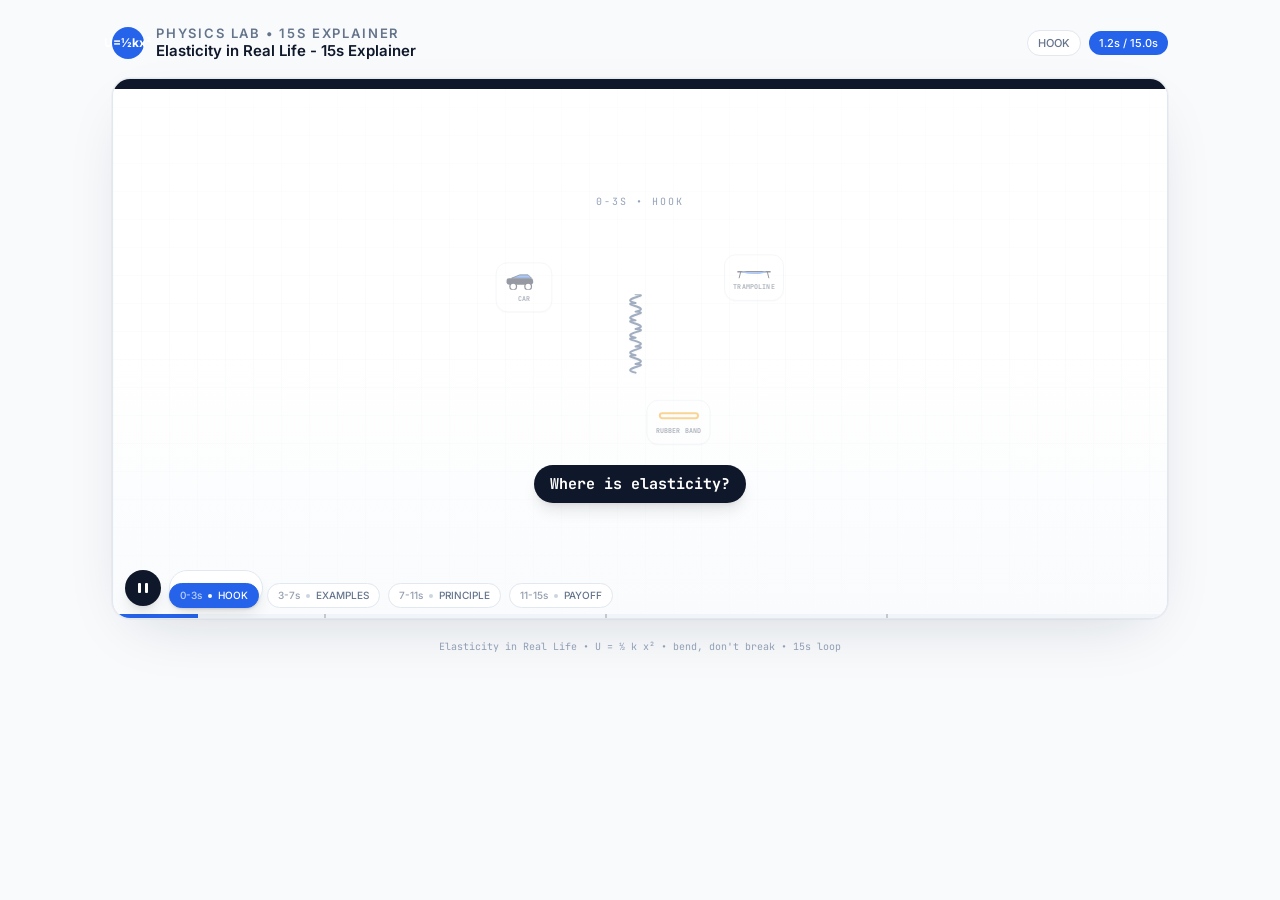
<file: elasticity-real-life.html>
<!DOCTYPE html>
<html lang="en">

<head>
    <meta charset="UTF-8">
    <meta name="viewport" content="width=device-width, initial-scale=1">
    <title>React Artifact</title>
    <style>
        *,
        :after,
        :before {
            --tw-border-spacing-x: 0;
            --tw-border-spacing-y: 0;
            --tw-translate-x: 0;
            --tw-translate-y: 0;
            --tw-rotate: 0;
            --tw-skew-x: 0;
            --tw-skew-y: 0;
            --tw-scale-x: 1;
            --tw-scale-y: 1;
            --tw-pan-x: ;
            --tw-pan-y: ;
            --tw-pinch-zoom: ;
            --tw-scroll-snap-strictness: proximity;
            --tw-gradient-from-position: ;
            --tw-gradient-via-position: ;
            --tw-gradient-to-position: ;
            --tw-ordinal: ;
            --tw-slashed-zero: ;
            --tw-numeric-figure: ;
            --tw-numeric-spacing: ;
            --tw-numeric-fraction: ;
            --tw-ring-inset: ;
            --tw-ring-offset-width: 0px;
            --tw-ring-offset-color: #fff;
            --tw-ring-color: rgba(59, 130, 246, .5);
            --tw-ring-offset-shadow: 0 0 #0000;
            --tw-ring-shadow: 0 0 #0000;
            --tw-shadow: 0 0 #0000;
            --tw-shadow-colored: 0 0 #0000;
            --tw-blur: ;
            --tw-brightness: ;
            --tw-contrast: ;
            --tw-grayscale: ;
            --tw-hue-rotate: ;
            --tw-invert: ;
            --tw-saturate: ;
            --tw-sepia: ;
            --tw-drop-shadow: ;
            --tw-backdrop-blur: ;
            --tw-backdrop-brightness: ;
            --tw-backdrop-contrast: ;
            --tw-backdrop-grayscale: ;
            --tw-backdrop-hue-rotate: ;
            --tw-backdrop-invert: ;
            --tw-backdrop-opacity: ;
            --tw-backdrop-saturate: ;
            --tw-backdrop-sepia: ;
            --tw-contain-size: ;
            --tw-contain-layout: ;
            --tw-contain-paint: ;
            --tw-contain-style:
        }

        ::backdrop {
            --tw-border-spacing-x: 0;
            --tw-border-spacing-y: 0;
            --tw-translate-x: 0;
            --tw-translate-y: 0;
            --tw-rotate: 0;
            --tw-skew-x: 0;
            --tw-skew-y: 0;
            --tw-scale-x: 1;
            --tw-scale-y: 1;
            --tw-pan-x: ;
            --tw-pan-y: ;
            --tw-pinch-zoom: ;
            --tw-scroll-snap-strictness: proximity;
            --tw-gradient-from-position: ;
            --tw-gradient-via-position: ;
            --tw-gradient-to-position: ;
            --tw-ordinal: ;
            --tw-slashed-zero: ;
            --tw-numeric-figure: ;
            --tw-numeric-spacing: ;
            --tw-numeric-fraction: ;
            --tw-ring-inset: ;
            --tw-ring-offset-width: 0px;
            --tw-ring-offset-color: #fff;
            --tw-ring-color: rgba(59, 130, 246, .5);
            --tw-ring-offset-shadow: 0 0 #0000;
            --tw-ring-shadow: 0 0 #0000;
            --tw-shadow: 0 0 #0000;
            --tw-shadow-colored: 0 0 #0000;
            --tw-blur: ;
            --tw-brightness: ;
            --tw-contrast: ;
            --tw-grayscale: ;
            --tw-hue-rotate: ;
            --tw-invert: ;
            --tw-saturate: ;
            --tw-sepia: ;
            --tw-drop-shadow: ;
            --tw-backdrop-blur: ;
            --tw-backdrop-brightness: ;
            --tw-backdrop-contrast: ;
            --tw-backdrop-grayscale: ;
            --tw-backdrop-hue-rotate: ;
            --tw-backdrop-invert: ;
            --tw-backdrop-opacity: ;
            --tw-backdrop-saturate: ;
            --tw-backdrop-sepia: ;
            --tw-contain-size: ;
            --tw-contain-layout: ;
            --tw-contain-paint: ;
            --tw-contain-style:
        }

        /*! tailwindcss v3.4.18 | MIT License | https://tailwindcss.com*/
        *,
        :after,
        :before {
            box-sizing: border-box;
            border: 0 solid #e5e7eb
        }

        :after,
        :before {
            --tw-content: ""
        }

        :host,
        html {
            line-height: 1.5;
            -webkit-text-size-adjust: 100%;
            -moz-tab-size: 4;
            -o-tab-size: 4;
            tab-size: 4;
            font-family: ui-sans-serif, system-ui, sans-serif, Apple Color Emoji, Segoe UI Emoji, Segoe UI Symbol, Noto Color Emoji;
            font-feature-settings: normal;
            font-variation-settings: normal;
            -webkit-tap-highlight-color: transparent
        }

        body {
            line-height: inherit
        }

        hr {
            height: 0;
            color: inherit;
            border-top-width: 1px
        }

        abbr:where([title]) {
            -webkit-text-decoration: underline dotted;
            text-decoration: underline dotted
        }

        h1,
        h2,
        h3,
        h4,
        h5,
        h6 {
            font-size: inherit;
            font-weight: inherit
        }

        a {
            color: inherit;
            text-decoration: inherit
        }

        b,
        strong {
            font-weight: bolder
        }

        code,
        kbd,
        pre,
        samp {
            font-family: ui-monospace, SFMono-Regular, Menlo, Monaco, Consolas, Liberation Mono, Courier New, monospace;
            font-feature-settings: normal;
            font-variation-settings: normal;
            font-size: 1em
        }

        small {
            font-size: 80%
        }

        sub,
        sup {
            font-size: 75%;
            line-height: 0;
            position: relative;
            vertical-align: baseline
        }

        sub {
            bottom: -.25em
        }

        sup {
            top: -.5em
        }

        table {
            text-indent: 0;
            border-color: inherit;
            border-collapse: collapse
        }

        button,
        input,
        optgroup,
        select,
        textarea {
            font-family: inherit;
            font-feature-settings: inherit;
            font-variation-settings: inherit;
            font-size: 100%;
            font-weight: inherit;
            line-height: inherit;
            letter-spacing: inherit;
            color: inherit;
            margin: 0;
            padding: 0
        }

        button,
        select {
            text-transform: none
        }

        button,
        input:where([type=button]),
        input:where([type=reset]),
        input:where([type=submit]) {
            -webkit-appearance: button;
            background-color: transparent;
            background-image: none
        }

        :-moz-focusring {
            outline: auto
        }

        :-moz-ui-invalid {
            box-shadow: none
        }

        progress {
            vertical-align: baseline
        }

        ::-webkit-inner-spin-button,
        ::-webkit-outer-spin-button {
            height: auto
        }

        [type=search] {
            -webkit-appearance: textfield;
            outline-offset: -2px
        }

        ::-webkit-search-decoration {
            -webkit-appearance: none
        }

        ::-webkit-file-upload-button {
            -webkit-appearance: button;
            font: inherit
        }

        summary {
            display: list-item
        }

        blockquote,
        dd,
        dl,
        figure,
        h1,
        h2,
        h3,
        h4,
        h5,
        h6,
        hr,
        p,
        pre {
            margin: 0
        }

        fieldset {
            margin: 0
        }

        fieldset,
        legend {
            padding: 0
        }

        menu,
        ol,
        ul {
            list-style: none;
            margin: 0;
            padding: 0
        }

        dialog {
            padding: 0
        }

        textarea {
            resize: vertical
        }

        input::-moz-placeholder,
        textarea::-moz-placeholder {
            opacity: 1;
            color: #9ca3af
        }

        input::placeholder,
        textarea::placeholder {
            opacity: 1;
            color: #9ca3af
        }

        [role=button],
        button {
            cursor: pointer
        }

        :disabled {
            cursor: default
        }

        audio,
        canvas,
        embed,
        iframe,
        img,
        object,
        svg,
        video {
            display: block;
            vertical-align: middle
        }

        img,
        video {
            max-width: 100%;
            height: auto
        }

        [hidden]:where(:not([hidden=until-found])) {
            display: none
        }

        .pointer-events-none {
            pointer-events: none
        }

        .visible {
            visibility: visible
        }

        .absolute {
            position: absolute
        }

        .relative {
            position: relative
        }

        .inset-0 {
            inset: 0
        }

        .inset-y-0 {
            top: 0;
            bottom: 0
        }

        .-top-6 {
            top: -1.5rem
        }

        .bottom-0 {
            bottom: 0
        }

        .bottom-\[10px\] {
            bottom: 10px
        }

        .bottom-\[12px\] {
            bottom: 12px
        }

        .bottom-\[14\%\] {
            bottom: 14%
        }

        .bottom-\[18\%\] {
            bottom: 18%
        }

        .bottom-\[8\%\] {
            bottom: 8%
        }

        .left-0 {
            left: 0
        }

        .left-1\/2 {
            left: 50%
        }

        .left-14 {
            left: 3.5rem
        }

        .left-3 {
            left: .75rem
        }

        .left-\[10\%\] {
            left: 10%
        }

        .left-\[28px\] {
            left: 28px
        }

        .left-\[4\%\] {
            left: 4%
        }

        .left-\[42\%\] {
            left: 42%
        }

        .left-\[44\%\] {
            left: 44%
        }

        .left-\[6\%\] {
            left: 6%
        }

        .left-\[8px\] {
            left: 8px
        }

        .right-0 {
            right: 0
        }

        .right-3 {
            right: .75rem
        }

        .right-\[4\%\] {
            right: 4%
        }

        .right-\[6\%\] {
            right: 6%
        }

        .right-\[6px\] {
            right: 6px
        }

        .top-0 {
            top: 0
        }

        .top-\[12\%\] {
            top: 12%
        }

        .top-\[20px\] {
            top: 20px
        }

        .top-\[28px\] {
            top: 28px
        }

        .top-\[42\%\] {
            top: 42%
        }

        .top-\[72\%\] {
            top: 72%
        }

        .top-\[8\%\] {
            top: 8%
        }

        .z-10 {
            z-index: 10
        }

        .z-20 {
            z-index: 20
        }

        .z-30 {
            z-index: 30
        }

        .z-40 {
            z-index: 40
        }

        .-mb-\[2px\] {
            margin-bottom: -2px
        }

        .-mr-1 {
            margin-right: -.25rem
        }

        .-mt-1 {
            margin-top: -.25rem
        }

        .-mt-3 {
            margin-top: -.75rem
        }

        .-mt-\[1px\] {
            margin-top: -1px
        }

        .mb-10 {
            margin-bottom: 2.5rem
        }

        .mb-2 {
            margin-bottom: .5rem
        }

        .mb-3 {
            margin-bottom: .75rem
        }

        .mb-4 {
            margin-bottom: 1rem
        }

        .mt-1 {
            margin-top: .25rem
        }

        .mt-1\.5 {
            margin-top: .375rem
        }

        .mt-2 {
            margin-top: .5rem
        }

        .mt-3 {
            margin-top: .75rem
        }

        .mt-4 {
            margin-top: 1rem
        }

        .mt-5 {
            margin-top: 1.25rem
        }

        .mt-8 {
            margin-top: 2rem
        }

        .mt-auto {
            margin-top: auto
        }

        .flex {
            display: flex
        }

        .inline-flex {
            display: inline-flex
        }

        .grid {
            display: grid
        }

        .hidden {
            display: none
        }

        .aspect-\[1\.15\] {
            aspect-ratio: 1.15
        }

        .aspect-\[16\/9\] {
            aspect-ratio: 16/9
        }

        .h-1 {
            height: .25rem
        }

        .h-1\.5 {
            height: .375rem
        }

        .h-2 {
            height: .5rem
        }

        .h-3 {
            height: .75rem
        }

        .h-8 {
            height: 2rem
        }

        .h-9 {
            height: 2.25rem
        }

        .h-\[1\.5px\] {
            height: 1.5px
        }

        .h-\[10px\] {
            height: 10px
        }

        .h-\[120px\] {
            height: 120px
        }

        .h-\[1px\] {
            height: 1px
        }

        .h-\[200px\] {
            height: 200px
        }

        .h-\[2px\] {
            height: 2px
        }

        .h-\[3px\] {
            height: 3px
        }

        .h-\[4px\] {
            height: 4px
        }

        .h-\[64px\] {
            height: 64px
        }

        .h-\[6px\] {
            height: 6px
        }

        .h-\[86px\] {
            height: 86px
        }

        .h-\[8px\] {
            height: 8px
        }

        .h-full {
            height: 100%
        }

        .min-h-screen {
            min-height: 100vh
        }

        .w-1 {
            width: .25rem
        }

        .w-1\.5 {
            width: .375rem
        }

        .w-2 {
            width: .5rem
        }

        .w-3 {
            width: .75rem
        }

        .w-6 {
            width: 1.5rem
        }

        .w-8 {
            width: 2rem
        }

        .w-9 {
            width: 2.25rem
        }

        .w-\[1px\] {
            width: 1px
        }

        .w-\[260px\] {
            width: 260px
        }

        .w-\[2px\] {
            width: 2px
        }

        .w-\[42px\] {
            width: 42px
        }

        .w-\[44\%\] {
            width: 44%
        }

        .w-\[54px\] {
            width: 54px
        }

        .w-\[56px\] {
            width: 56px
        }

        .w-\[84px\] {
            width: 84px
        }

        .w-full {
            width: 100%
        }

        .max-w-\[200px\] {
            max-width: 200px
        }

        .max-w-\[720px\] {
            max-width: 720px
        }

        .flex-1 {
            flex: 1 1 0%
        }

        .-translate-x-1\/2 {
            --tw-translate-x: -50%
        }

        .-translate-x-1\/2,
        .translate-x-0 {
            transform: translate(var(--tw-translate-x), var(--tw-translate-y)) rotate(var(--tw-rotate)) skewX(var(--tw-skew-x)) skewY(var(--tw-skew-y)) scaleX(var(--tw-scale-x)) scaleY(var(--tw-scale-y))
        }

        .translate-x-0 {
            --tw-translate-x: 0px
        }

        .translate-x-\[105\%\] {
            --tw-translate-x: 105%
        }

        .translate-x-\[105\%\],
        .translate-y-0 {
            transform: translate(var(--tw-translate-x), var(--tw-translate-y)) rotate(var(--tw-rotate)) skewX(var(--tw-skew-x)) skewY(var(--tw-skew-y)) scaleX(var(--tw-scale-x)) scaleY(var(--tw-scale-y))
        }

        .translate-y-0 {
            --tw-translate-y: 0px
        }

        .translate-y-1 {
            --tw-translate-y: 0.25rem
        }

        .translate-y-1,
        .translate-y-6 {
            transform: translate(var(--tw-translate-x), var(--tw-translate-y)) rotate(var(--tw-rotate)) skewX(var(--tw-skew-x)) skewY(var(--tw-skew-y)) scaleX(var(--tw-scale-x)) scaleY(var(--tw-scale-y))
        }

        .translate-y-6 {
            --tw-translate-y: 1.5rem
        }

        .transform {
            transform: translate(var(--tw-translate-x), var(--tw-translate-y)) rotate(var(--tw-rotate)) skewX(var(--tw-skew-x)) skewY(var(--tw-skew-y)) scaleX(var(--tw-scale-x)) scaleY(var(--tw-scale-y))
        }

        .animate-\[in_\.5s_ease\] {
            animation: in .5s ease
        }

        @keyframes pulse {
            50% {
                opacity: .5
            }
        }

        .animate-pulse {
            animation: pulse 2s cubic-bezier(.4, 0, .6, 1) infinite
        }

        .grid-cols-2 {
            grid-template-columns: repeat(2, minmax(0, 1fr))
        }

        .grid-cols-3 {
            grid-template-columns: repeat(3, minmax(0, 1fr))
        }

        .flex-col {
            flex-direction: column
        }

        .flex-wrap {
            flex-wrap: wrap
        }

        .items-center {
            align-items: center
        }

        .justify-end {
            justify-content: flex-end
        }

        .justify-center {
            justify-content: center
        }

        .justify-between {
            justify-content: space-between
        }

        .gap-1 {
            gap: .25rem
        }

        .gap-1\.5 {
            gap: .375rem
        }

        .gap-2 {
            gap: .5rem
        }

        .gap-3 {
            gap: .75rem
        }

        .gap-6 {
            gap: 1.5rem
        }

        .space-y-3>:not([hidden])~:not([hidden]) {
            --tw-space-y-reverse: 0;
            margin-top: calc(.75rem*(1 - var(--tw-space-y-reverse)));
            margin-bottom: calc(.75rem*var(--tw-space-y-reverse))
        }

        .self-start {
            align-self: flex-start
        }

        .overflow-hidden {
            overflow: hidden
        }

        .overflow-visible {
            overflow: visible
        }

        .whitespace-nowrap {
            white-space: nowrap
        }

        .rounded-\[10px\] {
            border-radius: 10px
        }

        .rounded-\[12px\] {
            border-radius: 12px
        }

        .rounded-\[14px\] {
            border-radius: 14px
        }

        .rounded-\[18px\] {
            border-radius: 18px
        }

        .rounded-\[3px\] {
            border-radius: 3px
        }

        .rounded-full {
            border-radius: 9999px
        }

        .border {
            border-width: 1px
        }

        .border-\[2\.5px\] {
            border-width: 2.5px
        }

        .border-l {
            border-left-width: 1px
        }

        .border-t {
            border-top-width: 1px
        }

        .border-amber-200 {
            --tw-border-opacity: 1;
            border-color: rgb(253 230 138/var(--tw-border-opacity, 1))
        }

        .border-blue-200 {
            --tw-border-opacity: 1;
            border-color: rgb(191 219 254/var(--tw-border-opacity, 1))
        }

        .border-blue-600 {
            --tw-border-opacity: 1;
            border-color: rgb(37 99 235/var(--tw-border-opacity, 1))
        }

        .border-red-200 {
            --tw-border-opacity: 1;
            border-color: rgb(254 202 202/var(--tw-border-opacity, 1))
        }

        .border-slate-100 {
            --tw-border-opacity: 1;
            border-color: rgb(241 245 249/var(--tw-border-opacity, 1))
        }

        .border-slate-200 {
            --tw-border-opacity: 1;
            border-color: rgb(226 232 240/var(--tw-border-opacity, 1))
        }

        .border-slate-800 {
            --tw-border-opacity: 1;
            border-color: rgb(30 41 59/var(--tw-border-opacity, 1))
        }

        .border-slate-900 {
            --tw-border-opacity: 1;
            border-color: rgb(15 23 42/var(--tw-border-opacity, 1))
        }

        .border-white\/15 {
            border-color: hsla(0, 0%, 100%, .15)
        }

        .border-white\/20 {
            border-color: hsla(0, 0%, 100%, .2)
        }

        .bg-\[\#f8fafc\] {
            --tw-bg-opacity: 1;
            background-color: rgb(248 250 252/var(--tw-bg-opacity, 1))
        }

        .bg-\[\#fbfdff\] {
            --tw-bg-opacity: 1;
            background-color: rgb(251 253 255/var(--tw-bg-opacity, 1))
        }

        .bg-amber-50 {
            --tw-bg-opacity: 1;
            background-color: rgb(255 251 235/var(--tw-bg-opacity, 1))
        }

        .bg-amber-500 {
            --tw-bg-opacity: 1;
            background-color: rgb(245 158 11/var(--tw-bg-opacity, 1))
        }

        .bg-blue-100 {
            --tw-bg-opacity: 1;
            background-color: rgb(219 234 254/var(--tw-bg-opacity, 1))
        }

        .bg-blue-50 {
            --tw-bg-opacity: 1;
            background-color: rgb(239 246 255/var(--tw-bg-opacity, 1))
        }

        .bg-blue-600 {
            --tw-bg-opacity: 1;
            background-color: rgb(37 99 235/var(--tw-bg-opacity, 1))
        }

        .bg-emerald-500 {
            --tw-bg-opacity: 1;
            background-color: rgb(16 185 129/var(--tw-bg-opacity, 1))
        }

        .bg-red-50 {
            --tw-bg-opacity: 1;
            background-color: rgb(254 242 242/var(--tw-bg-opacity, 1))
        }

        .bg-red-500\/80 {
            background-color: rgba(239, 68, 68, .8)
        }

        .bg-slate-100 {
            --tw-bg-opacity: 1;
            background-color: rgb(241 245 249/var(--tw-bg-opacity, 1))
        }

        .bg-slate-200 {
            --tw-bg-opacity: 1;
            background-color: rgb(226 232 240/var(--tw-bg-opacity, 1))
        }

        .bg-slate-300 {
            --tw-bg-opacity: 1;
            background-color: rgb(203 213 225/var(--tw-bg-opacity, 1))
        }

        .bg-slate-400 {
            --tw-bg-opacity: 1;
            background-color: rgb(148 163 184/var(--tw-bg-opacity, 1))
        }

        .bg-slate-800 {
            --tw-bg-opacity: 1;
            background-color: rgb(30 41 59/var(--tw-bg-opacity, 1))
        }

        .bg-slate-900 {
            --tw-bg-opacity: 1;
            background-color: rgb(15 23 42/var(--tw-bg-opacity, 1))
        }

        .bg-slate-900\/20 {
            background-color: rgba(15, 23, 42, .2)
        }

        .bg-white {
            --tw-bg-opacity: 1;
            background-color: rgb(255 255 255/var(--tw-bg-opacity, 1))
        }

        .bg-white\/10 {
            background-color: hsla(0, 0%, 100%, .1)
        }

        .bg-white\/15 {
            background-color: hsla(0, 0%, 100%, .15)
        }

        .bg-white\/90 {
            background-color: hsla(0, 0%, 100%, .9)
        }

        .bg-white\/95 {
            background-color: hsla(0, 0%, 100%, .95)
        }

        .bg-gradient-to-b {
            background-image: linear-gradient(to bottom, var(--tw-gradient-stops))
        }

        .from-white\/60 {
            --tw-gradient-from: hsla(0, 0%, 100%, .6) var(--tw-gradient-from-position);
            --tw-gradient-to: hsla(0, 0%, 100%, 0) var(--tw-gradient-to-position);
            --tw-gradient-stops: var(--tw-gradient-from), var(--tw-gradient-to)
        }

        .via-transparent {
            --tw-gradient-to: transparent var(--tw-gradient-to-position);
            --tw-gradient-stops: var(--tw-gradient-from), transparent var(--tw-gradient-via-position), var(--tw-gradient-to)
        }

        .to-slate-50\/80 {
            --tw-gradient-to: rgba(248, 250, 252, .8) var(--tw-gradient-to-position)
        }

        .p-1 {
            padding: .25rem
        }

        .p-2 {
            padding: .5rem
        }

        .p-2\.5 {
            padding: .625rem
        }

        .p-3 {
            padding: .75rem
        }

        .p-3\.5 {
            padding: .875rem
        }

        .p-4 {
            padding: 1rem
        }

        .px-1 {
            padding-left: .25rem;
            padding-right: .25rem
        }

        .px-2 {
            padding-left: .5rem;
            padding-right: .5rem
        }

        .px-2\.5 {
            padding-left: .625rem;
            padding-right: .625rem
        }

        .px-3 {
            padding-left: .75rem;
            padding-right: .75rem
        }

        .px-4 {
            padding-left: 1rem;
            padding-right: 1rem
        }

        .px-5 {
            padding-left: 1.25rem;
            padding-right: 1.25rem
        }

        .px-6 {
            padding-left: 1.5rem;
            padding-right: 1.5rem
        }

        .py-0\.5 {
            padding-top: .125rem;
            padding-bottom: .125rem
        }

        .py-1 {
            padding-top: .25rem;
            padding-bottom: .25rem
        }

        .py-1\.5 {
            padding-top: .375rem;
            padding-bottom: .375rem
        }

        .py-2 {
            padding-top: .5rem;
            padding-bottom: .5rem
        }

        .py-3 {
            padding-top: .75rem
        }

        .pb-3,
        .py-3 {
            padding-bottom: .75rem
        }

        .pb-4 {
            padding-bottom: 1rem
        }

        .pb-\[50px\] {
            padding-bottom: 50px
        }

        .pb-\[52px\] {
            padding-bottom: 52px
        }

        .pt-3 {
            padding-top: .75rem
        }

        .pt-5 {
            padding-top: 1.25rem
        }

        .pt-6 {
            padding-top: 1.5rem
        }

        .pt-\[18px\] {
            padding-top: 18px
        }

        .pt-\[22px\] {
            padding-top: 22px
        }

        .text-center {
            text-align: center
        }

        .font-\[Inter\2c ui-sans-serif\2c system-ui\] {
            font-family: Inter, ui-sans-serif, system-ui
        }

        .text-\[10px\] {
            font-size: 10px
        }

        .text-\[11px\] {
            font-size: 11px
        }

        .text-\[12px\] {
            font-size: 12px
        }

        .text-\[13px\] {
            font-size: 13px
        }

        .text-\[15px\] {
            font-size: 15px
        }

        .text-\[18px\] {
            font-size: 18px
        }

        .text-\[26px\] {
            font-size: 26px
        }

        .text-\[7px\] {
            font-size: 7px
        }

        .text-\[8px\] {
            font-size: 8px
        }

        .text-\[9px\] {
            font-size: 9px
        }

        .font-bold {
            font-weight: 700
        }

        .font-medium {
            font-weight: 500
        }

        .font-semibold {
            font-weight: 600
        }

        .uppercase {
            text-transform: uppercase
        }

        .leading-\[1\.05\] {
            line-height: 1.05
        }

        .leading-\[1\.2\] {
            line-height: 1.2
        }

        .tracking-\[0\.14em\] {
            letter-spacing: .14em
        }

        .tracking-\[0\.2em\] {
            letter-spacing: .2em
        }

        .tracking-tight {
            letter-spacing: -.025em
        }

        .tracking-widest {
            letter-spacing: .1em
        }

        .text-amber-700 {
            --tw-text-opacity: 1;
            color: rgb(180 83 9/var(--tw-text-opacity, 1))
        }

        .text-blue-300 {
            --tw-text-opacity: 1;
            color: rgb(147 197 253/var(--tw-text-opacity, 1))
        }

        .text-blue-600 {
            --tw-text-opacity: 1;
            color: rgb(37 99 235/var(--tw-text-opacity, 1))
        }

        .text-blue-700 {
            --tw-text-opacity: 1;
            color: rgb(29 78 216/var(--tw-text-opacity, 1))
        }

        .text-red-600 {
            --tw-text-opacity: 1;
            color: rgb(220 38 38/var(--tw-text-opacity, 1))
        }

        .text-slate-300 {
            --tw-text-opacity: 1;
            color: rgb(203 213 225/var(--tw-text-opacity, 1))
        }

        .text-slate-400 {
            --tw-text-opacity: 1;
            color: rgb(148 163 184/var(--tw-text-opacity, 1))
        }

        .text-slate-500 {
            --tw-text-opacity: 1;
            color: rgb(100 116 139/var(--tw-text-opacity, 1))
        }

        .text-slate-600 {
            --tw-text-opacity: 1;
            color: rgb(71 85 105/var(--tw-text-opacity, 1))
        }

        .text-slate-700 {
            --tw-text-opacity: 1;
            color: rgb(51 65 85/var(--tw-text-opacity, 1))
        }

        .text-slate-800 {
            --tw-text-opacity: 1;
            color: rgb(30 41 59/var(--tw-text-opacity, 1))
        }

        .text-slate-900 {
            --tw-text-opacity: 1;
            color: rgb(15 23 42/var(--tw-text-opacity, 1))
        }

        .text-white {
            --tw-text-opacity: 1;
            color: rgb(255 255 255/var(--tw-text-opacity, 1))
        }

        .text-white\/70 {
            color: hsla(0, 0%, 100%, .7)
        }

        .text-white\/80 {
            color: hsla(0, 0%, 100%, .8)
        }

        .opacity-0 {
            opacity: 0
        }

        .opacity-100 {
            opacity: 1
        }

        .opacity-70 {
            opacity: .7
        }

        .opacity-\[0\.35\] {
            opacity: .35
        }

        .shadow {
            --tw-shadow: 0 1px 3px 0 rgba(0, 0, 0, .1), 0 1px 2px -1px rgba(0, 0, 0, .1);
            --tw-shadow-colored: 0 1px 3px 0 var(--tw-shadow-color), 0 1px 2px -1px var(--tw-shadow-color);
            box-shadow: var(--tw-ring-offset-shadow, 0 0 #0000), var(--tw-ring-shadow, 0 0 #0000), var(--tw-shadow)
        }

        .shadow-\[0_20px_60px_-24px_rgba\(15\2c 23\2c 42\2c 0\.18\)\2c 0_0_0_1px_rgba\(15\2c 23\2c 42\2c 0\.03\)\] {
            --tw-shadow: 0 20px 60px -24px rgba(15, 23, 42, .18), 0 0 0 1px rgba(15, 23, 42, .03);
            --tw-shadow-colored: 0 20px 60px -24px var(--tw-shadow-color), 0 0 0 1px var(--tw-shadow-color);
            box-shadow: var(--tw-ring-offset-shadow, 0 0 #0000), var(--tw-ring-shadow, 0 0 #0000), var(--tw-shadow)
        }

        .shadow-\[0_8px_24px_rgba\(37\2c 99\2c 235\2c 0\.4\)\] {
            --tw-shadow: 0 8px 24px rgba(37, 99, 235, .4);
            --tw-shadow-colored: 0 8px 24px var(--tw-shadow-color)
        }

        .shadow-\[0_8px_24px_rgba\(37\2c 99\2c 235\2c 0\.4\)\],
        .shadow-lg {
            box-shadow: var(--tw-ring-offset-shadow, 0 0 #0000), var(--tw-ring-shadow, 0 0 #0000), var(--tw-shadow)
        }

        .shadow-lg {
            --tw-shadow: 0 10px 15px -3px rgba(0, 0, 0, .1), 0 4px 6px -4px rgba(0, 0, 0, .1);
            --tw-shadow-colored: 0 10px 15px -3px var(--tw-shadow-color), 0 4px 6px -4px var(--tw-shadow-color)
        }

        .shadow-sm {
            --tw-shadow: 0 1px 2px 0 rgba(0, 0, 0, .05);
            --tw-shadow-colored: 0 1px 2px 0 var(--tw-shadow-color)
        }

        .shadow-sm,
        .shadow-xl {
            box-shadow: var(--tw-ring-offset-shadow, 0 0 #0000), var(--tw-ring-shadow, 0 0 #0000), var(--tw-shadow)
        }

        .shadow-xl {
            --tw-shadow: 0 20px 25px -5px rgba(0, 0, 0, .1), 0 8px 10px -6px rgba(0, 0, 0, .1);
            --tw-shadow-colored: 0 20px 25px -5px var(--tw-shadow-color), 0 8px 10px -6px var(--tw-shadow-color)
        }

        .drop-shadow-sm {
            --tw-drop-shadow: drop-shadow(0 1px 1px rgba(0, 0, 0, .05));
            filter: var(--tw-blur) var(--tw-brightness) var(--tw-contrast) var(--tw-grayscale) var(--tw-hue-rotate) var(--tw-invert) var(--tw-saturate) var(--tw-sepia) var(--tw-drop-shadow)
        }

        .backdrop-blur {
            --tw-backdrop-blur: blur(8px)
        }

        .backdrop-blur,
        .backdrop-blur-\[2px\] {
            backdrop-filter: var(--tw-backdrop-blur) var(--tw-backdrop-brightness) var(--tw-backdrop-contrast) var(--tw-backdrop-grayscale) var(--tw-backdrop-hue-rotate) var(--tw-backdrop-invert) var(--tw-backdrop-opacity) var(--tw-backdrop-saturate) var(--tw-backdrop-sepia)
        }

        .backdrop-blur-\[2px\] {
            --tw-backdrop-blur: blur(2px)
        }

        .transition {
            transition-property: color, background-color, border-color, text-decoration-color, fill, stroke, opacity, box-shadow, transform, filter, backdrop-filter;
            transition-timing-function: cubic-bezier(.4, 0, .2, 1);
            transition-duration: .15s
        }

        .transition-\[height\] {
            transition-property: height;
            transition-timing-function: cubic-bezier(.4, 0, .2, 1);
            transition-duration: .15s
        }

        .transition-all {
            transition-property: all;
            transition-timing-function: cubic-bezier(.4, 0, .2, 1);
            transition-duration: .15s
        }

        .transition-colors {
            transition-property: color, background-color, border-color, text-decoration-color, fill, stroke;
            transition-timing-function: cubic-bezier(.4, 0, .2, 1);
            transition-duration: .15s
        }

        .transition-none {
            transition-property: none
        }

        .transition-transform {
            transition-property: transform;
            transition-timing-function: cubic-bezier(.4, 0, .2, 1);
            transition-duration: .15s
        }

        .duration-100 {
            transition-duration: .1s
        }

        .duration-200 {
            transition-duration: .2s
        }

        .duration-500 {
            transition-duration: .5s
        }

        .duration-700 {
            transition-duration: .7s
        }

        .ease-\[cubic-bezier\(\.2\2c \.8\2c \.2\2c 1\)\] {
            transition-timing-function: cubic-bezier(.2, .8, .2, 1)
        }

        #root,
        body,
        html {
            min-height: 100%
        }

        body {
            margin: 0;
            font-family: Inter, ui-sans-serif, system-ui, -apple-system, BlinkMacSystemFont, Segoe UI, sans-serif
        }

        [role=button]:not([aria-disabled=true]),
        button:not(:disabled),
        label[for],
        select:not(:disabled),
        summary {
            cursor: pointer
        }

        .selection\:bg-blue-100 ::-moz-selection {
            --tw-bg-opacity: 1;
            background-color: rgb(219 234 254/var(--tw-bg-opacity, 1))
        }

        .selection\:bg-blue-100 ::selection {
            --tw-bg-opacity: 1;
            background-color: rgb(219 234 254/var(--tw-bg-opacity, 1))
        }

        .selection\:bg-blue-100::-moz-selection {
            --tw-bg-opacity: 1;
            background-color: rgb(219 234 254/var(--tw-bg-opacity, 1))
        }

        .selection\:bg-blue-100::selection {
            --tw-bg-opacity: 1;
            background-color: rgb(219 234 254/var(--tw-bg-opacity, 1))
        }

        .hover\:bg-black:hover {
            --tw-bg-opacity: 1;
            background-color: rgb(0 0 0/var(--tw-bg-opacity, 1))
        }

        .hover\:bg-blue-500:hover {
            --tw-bg-opacity: 1;
            background-color: rgb(59 130 246/var(--tw-bg-opacity, 1))
        }

        .hover\:bg-slate-50:hover {
            --tw-bg-opacity: 1;
            background-color: rgb(248 250 252/var(--tw-bg-opacity, 1))
        }

        @media (min-width:768px) {
            .md\:left-\[18\%\] {
                left: 18%
            }

            .md\:left-\[46\%\] {
                left: 46%
            }

            .md\:block {
                display: block
            }

            .md\:flex {
                display: flex
            }

            .md\:hidden {
                display: none
            }

            .md\:aspect-\[16\/8\.2\] {
                aspect-ratio: 16/8.2
            }

            .md\:h-\[110px\] {
                height: 110px
            }

            .md\:h-\[240px\] {
                height: 240px
            }

            .md\:w-\[340px\] {
                width: 340px
            }

            .md\:w-\[56\%\] {
                width: 56%
            }

            .md\:max-w-\[1120px\] {
                max-width: 1120px
            }

            .md\:gap-10 {
                gap: 2.5rem
            }

            .md\:gap-4 {
                gap: 1rem
            }

            .md\:p-3 {
                padding: .75rem
            }

            .md\:px-8 {
                padding-left: 2rem;
                padding-right: 2rem
            }

            .md\:text-\[13px\] {
                font-size: 13px
            }

            .md\:text-\[15px\] {
                font-size: 15px
            }

            .md\:text-\[18px\] {
                font-size: 18px
            }

            .md\:text-\[20px\] {
                font-size: 20px
            }

            .md\:text-\[38px\] {
                font-size: 38px
            }
        }
    </style>
</head>

<body>
    <div id="root"></div>

    <script type="module">var Jc = Object.create; var { getPrototypeOf: qc, defineProperty: Ul, getOwnPropertyNames: jc } = Object; var bc = Object.prototype.hasOwnProperty; var Sn = (e, n, t) => { t = e != null ? Jc(qc(e)) : {}; let r = n || !e || !e.__esModule ? Ul(t, "default", { value: e, enumerable: !0 }) : t; for (let l of jc(e)) if (!bc.call(r, l)) Ul(r, l, { get: () => e[l], enumerable: !0 }); return r }; var pr = (e, n) => () => (n || e((n = { exports: {} }).exports, n), n.exports); var ef = (e, n) => { for (var t in n) Ul(e, t, { get: n[t], enumerable: !0, configurable: !0, set: (r) => n[t] = () => r }) }; var nf = (e, n) => () => (e && (n = e(e = 0)), n); var ht = pr((gf) => { var vt = Symbol.for("react.element"), tf = Symbol.for("react.portal"), rf = Symbol.for("react.fragment"), lf = Symbol.for("react.strict_mode"), uf = Symbol.for("react.profiler"), of = Symbol.for("react.provider"), af = Symbol.for("react.context"), sf = Symbol.for("react.forward_ref"), cf = Symbol.for("react.suspense"), ff = Symbol.for("react.memo"), df = Symbol.for("react.lazy"), oi = Symbol.iterator; function pf(e) { if (e === null || typeof e !== "object") return null; return e = oi && e[oi] || e["@@iterator"], typeof e === "function" ? e : null } var si = { isMounted: function () { return !1 }, enqueueForceUpdate: function () { }, enqueueReplaceState: function () { }, enqueueSetState: function () { } }, ci = Object.assign, fi = {}; function Un(e, n, t) { this.props = e, this.context = n, this.refs = fi, this.updater = t || si } Un.prototype.isReactComponent = {}; Un.prototype.setState = function (e, n) { if (typeof e !== "object" && typeof e !== "function" && e != null) throw Error("setState(...): takes an object of state variables to update or a function which returns an object of state variables."); this.updater.enqueueSetState(this, e, n, "setState") }; Un.prototype.forceUpdate = function (e) { this.updater.enqueueForceUpdate(this, e, "forceUpdate") }; function di() { } di.prototype = Un.prototype; function Al(e, n, t) { this.props = e, this.context = n, this.refs = fi, this.updater = t || si } var Bl = Al.prototype = new di; Bl.constructor = Al; ci(Bl, Un.prototype); Bl.isPureReactComponent = !0; var ii = Array.isArray, pi = Object.prototype.hasOwnProperty, Wl = { current: null }, mi = { key: !0, ref: !0, __self: !0, __source: !0 }; function vi(e, n, t) { var r, l = {}, u = null, o = null; if (n != null) for (r in n.ref !== void 0 && (o = n.ref), n.key !== void 0 && (u = "" + n.key), n) pi.call(n, r) && !mi.hasOwnProperty(r) && (l[r] = n[r]); var i = arguments.length - 2; if (i === 1) l.children = t; else if (1 < i) { for (var a = Array(i), d = 0; d < i; d++)a[d] = arguments[d + 2]; l.children = a } if (e && e.defaultProps) for (r in i = e.defaultProps, i) l[r] === void 0 && (l[r] = i[r]); return { $$typeof: vt, type: e, key: u, ref: o, props: l, _owner: Wl.current } } function mf(e, n) { return { $$typeof: vt, type: e.type, key: n, ref: e.ref, props: e.props, _owner: e._owner } } function $l(e) { return typeof e === "object" && e !== null && e.$$typeof === vt } function vf(e) { var n = { "=": "=0", ":": "=2" }; return "$" + e.replace(/[=:]/g, function (t) { return n[t] }) } var ai = /\/+/g; function Vl(e, n) { return typeof e === "object" && e !== null && e.key != null ? vf("" + e.key) : n.toString(36) } function vr(e, n, t, r, l) { var u = typeof e; if (u === "undefined" || u === "boolean") e = null; var o = !1; if (e === null) o = !0; else switch (u) { case "string": case "number": o = !0; break; case "object": switch (e.$$typeof) { case vt: case tf: o = !0 } }if (o) return o = e, l = l(o), e = r === "" ? "." + Vl(o, 0) : r, ii(l) ? (t = "", e != null && (t = e.replace(ai, "$&/") + "/"), vr(l, n, t, "", function (d) { return d })) : l != null && ($l(l) && (l = mf(l, t + (!l.key || o && o.key === l.key ? "" : ("" + l.key).replace(ai, "$&/") + "/") + e)), n.push(l)), 1; if (o = 0, r = r === "" ? "." : r + ":", ii(e)) for (var i = 0; i < e.length; i++) { u = e[i]; var a = r + Vl(u, i); o += vr(u, n, t, a, l) } else if (a = pf(e), typeof a === "function") for (e = a.call(e), i = 0; !(u = e.next()).done;)u = u.value, a = r + Vl(u, i++), o += vr(u, n, t, a, l); else if (u === "object") throw n = String(e), Error("Objects are not valid as a React child (found: " + (n === "[object Object]" ? "object with keys {" + Object.keys(e).join(", ") + "}" : n) + "). If you meant to render a collection of children, use an array instead."); return o } function mr(e, n, t) { if (e == null) return e; var r = [], l = 0; return vr(e, r, "", "", function (u) { return n.call(t, u, l++) }), r } function hf(e) { if (e._status === -1) { var n = e._result; n = n(), n.then(function (t) { if (e._status === 0 || e._status === -1) e._status = 1, e._result = t }, function (t) { if (e._status === 0 || e._status === -1) e._status = 2, e._result = t }), e._status === -1 && (e._status = 0, e._result = n) } if (e._status === 1) return e._result.default; throw e._result } var oe = { current: null }, hr = { transition: null }, yf = { ReactCurrentDispatcher: oe, ReactCurrentBatchConfig: hr, ReactCurrentOwner: Wl }; function hi() { throw Error("act(...) is not supported in production builds of React.") } gf.Children = { map: mr, forEach: function (e, n, t) { mr(e, function () { n.apply(this, arguments) }, t) }, count: function (e) { var n = 0; return mr(e, function () { n++ }), n }, toArray: function (e) { return mr(e, function (n) { return n }) || [] }, only: function (e) { if (!$l(e)) throw Error("React.Children.only expected to receive a single React element child."); return e } }; gf.Component = Un; gf.Fragment = rf; gf.Profiler = uf; gf.PureComponent = Al; gf.StrictMode = lf; gf.Suspense = cf; gf.__SECRET_INTERNALS_DO_NOT_USE_OR_YOU_WILL_BE_FIRED = yf; gf.act = hi; gf.cloneElement = function (e, n, t) { if (e === null || e === void 0) throw Error("React.cloneElement(...): The argument must be a React element, but you passed " + e + "."); var r = ci({}, e.props), l = e.key, u = e.ref, o = e._owner; if (n != null) { if (n.ref !== void 0 && (u = n.ref, o = Wl.current), n.key !== void 0 && (l = "" + n.key), e.type && e.type.defaultProps) var i = e.type.defaultProps; for (a in n) pi.call(n, a) && !mi.hasOwnProperty(a) && (r[a] = n[a] === void 0 && i !== void 0 ? i[a] : n[a]) } var a = arguments.length - 2; if (a === 1) r.children = t; else if (1 < a) { i = Array(a); for (var d = 0; d < a; d++)i[d] = arguments[d + 2]; r.children = i } return { $$typeof: vt, type: e.type, key: l, ref: u, props: r, _owner: o } }; gf.createContext = function (e) { return e = { $$typeof: af, _currentValue: e, _currentValue2: e, _threadCount: 0, Provider: null, Consumer: null, _defaultValue: null, _globalName: null }, e.Provider = { $$typeof: of, _context: e }, e.Consumer = e }; gf.createElement = vi; gf.createFactory = function (e) { var n = vi.bind(null, e); return n.type = e, n }; gf.createRef = function () { return { current: null } }; gf.forwardRef = function (e) { return { $$typeof: sf, render: e } }; gf.isValidElement = $l; gf.lazy = function (e) { return { $$typeof: df, _payload: { _status: -1, _result: e }, _init: hf } }; gf.memo = function (e, n) { return { $$typeof: ff, type: e, compare: n === void 0 ? null : n } }; gf.startTransition = function (e) { var n = hr.transition; hr.transition = {}; try { e() } finally { hr.transition = n } }; gf.unstable_act = hi; gf.useCallback = function (e, n) { return oe.current.useCallback(e, n) }; gf.useContext = function (e) { return oe.current.useContext(e) }; gf.useDebugValue = function () { }; gf.useDeferredValue = function (e) { return oe.current.useDeferredValue(e) }; gf.useEffect = function (e, n) { return oe.current.useEffect(e, n) }; gf.useId = function () { return oe.current.useId() }; gf.useImperativeHandle = function (e, n, t) { return oe.current.useImperativeHandle(e, n, t) }; gf.useInsertionEffect = function (e, n) { return oe.current.useInsertionEffect(e, n) }; gf.useLayoutEffect = function (e, n) { return oe.current.useLayoutEffect(e, n) }; gf.useMemo = function (e, n) { return oe.current.useMemo(e, n) }; gf.useReducer = function (e, n, t) { return oe.current.useReducer(e, n, t) }; gf.useRef = function (e) { return oe.current.useRef(e) }; gf.useState = function (e) { return oe.current.useState(e) }; gf.useSyncExternalStore = function (e, n, t) { return oe.current.useSyncExternalStore(e, n, t) }; gf.useTransition = function () { return oe.current.useTransition() }; gf.version = "18.3.1" }); var Ci = pr((td) => { function Hl(e, n) { var t = e.length; e.push(n); e: for (; 0 < t;) { var r = t - 1 >>> 1, l = e[r]; if (0 < yr(l, n)) e[r] = n, e[t] = l, t = r; else break e } } function Pe(e) { return e.length === 0 ? null : e[0] } function kr(e) { if (e.length === 0) return null; var n = e[0], t = e.pop(); if (t !== n) { e[0] = t; e: for (var r = 0, l = e.length, u = l >>> 1; r < u;) { var o = 2 * (r + 1) - 1, i = e[o], a = o + 1, d = e[a]; if (0 > yr(i, t)) a < l && 0 > yr(d, i) ? (e[r] = d, e[a] = t, r = a) : (e[r] = i, e[o] = t, r = o); else if (a < l && 0 > yr(d, t)) e[r] = d, e[a] = t, r = a; else break e } } return n } function yr(e, n) { var t = e.sortIndex - n.sortIndex; return t !== 0 ? t : e.id - n.id } if (typeof performance === "object" && typeof performance.now === "function") xl = performance, td.unstable_now = function () { return xl.now() }; else gr = Date, Kl = gr.now(), td.unstable_now = function () { return gr.now() - Kl }; var xl, gr, Kl, De = [], qe = [], nd = 1, we = null, ee = 3, Er = !1, wn = !1, gt = !1, gi = typeof setTimeout === "function" ? setTimeout : null, Si = typeof clearTimeout === "function" ? clearTimeout : null, yi = typeof setImmediate < "u" ? setImmediate : null; typeof navigator < "u" && navigator.scheduling !== void 0 && navigator.scheduling.isInputPending !== void 0 && navigator.scheduling.isInputPending.bind(navigator.scheduling); function Yl(e) { for (var n = Pe(qe); n !== null;) { if (n.callback === null) kr(qe); else if (n.startTime <= e) kr(qe), n.sortIndex = n.expirationTime, Hl(De, n); else break; n = Pe(qe) } } function Zl(e) { if (gt = !1, Yl(e), !wn) if (Pe(De) !== null) wn = !0, Jl(Gl); else { var n = Pe(qe); n !== null && ql(Zl, n.startTime - e) } } function Gl(e, n) { wn = !1, gt && (gt = !1, Si(St), St = -1), Er = !0; var t = ee; try { Yl(n); for (we = Pe(De); we !== null && (!(we.expirationTime > n) || e && !Ei());) { var r = we.callback; if (typeof r === "function") { we.callback = null, ee = we.priorityLevel; var l = r(we.expirationTime <= n); n = td.unstable_now(), typeof l === "function" ? we.callback = l : we === Pe(De) && kr(De), Yl(n) } else kr(De); we = Pe(De) } if (we !== null) var u = !0; else { var o = Pe(qe); o !== null && ql(Zl, o.startTime - n), u = !1 } return u } finally { we = null, ee = t, Er = !1 } } var Cr = !1, Sr = null, St = -1, wi = 5, ki = -1; function Ei() { return td.unstable_now() - ki < wi ? !1 : !0 } function Ql() { if (Sr !== null) { var e = td.unstable_now(); ki = e; var n = !0; try { n = Sr(!0, e) } finally { n ? yt() : (Cr = !1, Sr = null) } } else Cr = !1 } var yt; if (typeof yi === "function") yt = function () { yi(Ql) }; else if (typeof MessageChannel < "u") wr = new MessageChannel, Xl = wr.port2, wr.port1.onmessage = Ql, yt = function () { Xl.postMessage(null) }; else yt = function () { gi(Ql, 0) }; var wr, Xl; function Jl(e) { Sr = e, Cr || (Cr = !0, yt()) } function ql(e, n) { St = gi(function () { e(td.unstable_now()) }, n) } td.unstable_IdlePriority = 5; td.unstable_ImmediatePriority = 1; td.unstable_LowPriority = 4; td.unstable_NormalPriority = 3; td.unstable_Profiling = null; td.unstable_UserBlockingPriority = 2; td.unstable_cancelCallback = function (e) { e.callback = null }; td.unstable_continueExecution = function () { wn || Er || (wn = !0, Jl(Gl)) }; td.unstable_forceFrameRate = function (e) { 0 > e || 125 < e ? console.error("forceFrameRate takes a positive int between 0 and 125, forcing frame rates higher than 125 fps is not supported") : wi = 0 < e ? Math.floor(1000 / e) : 5 }; td.unstable_getCurrentPriorityLevel = function () { return ee }; td.unstable_getFirstCallbackNode = function () { return Pe(De) }; td.unstable_next = function (e) { switch (ee) { case 1: case 2: case 3: var n = 3; break; default: n = ee }var t = ee; ee = n; try { return e() } finally { ee = t } }; td.unstable_pauseExecution = function () { }; td.unstable_requestPaint = function () { }; td.unstable_runWithPriority = function (e, n) { switch (e) { case 1: case 2: case 3: case 4: case 5: break; default: e = 3 }var t = ee; ee = e; try { return n() } finally { ee = t } }; td.unstable_scheduleCallback = function (e, n, t) { var r = td.unstable_now(); switch (typeof t === "object" && t !== null ? (t = t.delay, t = typeof t === "number" && 0 < t ? r + t : r) : t = r, e) { case 1: var l = -1; break; case 2: l = 250; break; case 5: l = 1073741823; break; case 4: l = 1e4; break; default: l = 5000 }return l = t + l, e = { id: nd++, callback: n, priorityLevel: e, startTime: t, expirationTime: l, sortIndex: -1 }, t > r ? (e.sortIndex = t, Hl(qe, e), Pe(De) === null && e === Pe(qe) && (gt ? (Si(St), St = -1) : gt = !0, ql(Zl, t - r))) : (e.sortIndex = l, Hl(De, e), wn || Er || (wn = !0, Jl(Gl))), e }; td.unstable_shouldYield = Ei; td.unstable_wrapCallback = function (e) { var n = ee; return function () { var t = ee; ee = n; try { return e.apply(this, arguments) } finally { ee = t } } } }); var li = {}; ef(li, { version: () => Vc, unstable_renderSubtreeIntoContainer: () => Uc, unstable_batchedUpdates: () => Dc, unmountComponentAtNode: () => Fc, render: () => Oc, hydrateRoot: () => Mc, hydrate: () => Ic, flushSync: () => Rc, findDOMNode: () => Lc, createRoot: () => Tc, createPortal: () => Pc, __SECRET_INTERNALS_DO_NOT_USE_OR_YOU_WILL_BE_FIRED: () => zc }); function g(e) { for (var n = "https://reactjs.org/docs/error-decoder.html?invariant=" + e, t = 1; t < arguments.length; t++)n += "&args[]=" + encodeURIComponent(arguments[t]); return "Minified React error #" + e + "; visit " + n + " for the full message or use the non-minified dev environment for full errors and additional helpful warnings." } function Fn(e, n) { lt(e, n), lt(e + "Capture", n) } function lt(e, n) { xt[e] = n; for (e = 0; e < n.length; e++)La.add(n[e]) } function Ed(e) { if (Su.call(Ni, e)) return !0; if (Su.call(_i, e)) return !1; if (kd.test(e)) return Ni[e] = !0; return _i[e] = !0, !1 } function Cd(e, n, t, r) { if (t !== null && t.type === 0) return !1; switch (typeof n) { case "function": case "symbol": return !0; case "boolean": if (r) return !1; if (t !== null) return !t.acceptsBooleans; return e = e.toLowerCase().slice(0, 5), e !== "data-" && e !== "aria-"; default: return !1 } } function _d(e, n, t, r) { if (n === null || typeof n > "u" || Cd(e, n, t, r)) return !0; if (r) return !1; if (t !== null) switch (t.type) { case 3: return !n; case 4: return n === !1; case 5: return isNaN(n); case 6: return isNaN(n) || 1 > n }return !1 } function se(e, n, t, r, l, u, o) { this.acceptsBooleans = n === 2 || n === 3 || n === 4, this.attributeName = r, this.attributeNamespace = l, this.mustUseProperty = t, this.propertyName = e, this.type = n, this.sanitizeURL = u, this.removeEmptyString = o } function vo(e) { return e[1].toUpperCase() } function ho(e, n, t, r) { var l = b.hasOwnProperty(n) ? b[n] : null; if (l !== null ? l.type !== 0 : r || !(2 < n.length) || n[0] !== "o" && n[0] !== "O" || n[1] !== "n" && n[1] !== "N") _d(n, t, l, r) && (t = null), r || l === null ? Ed(n) && (t === null ? e.removeAttribute(n) : e.setAttribute(n, "" + t)) : l.mustUseProperty ? e[l.propertyName] = t === null ? l.type === 3 ? !1 : "" : t : (n = l.attributeName, r = l.attributeNamespace, t === null ? e.removeAttribute(n) : (l = l.type, t = l === 3 || l === 4 && t === !0 ? "" : "" + t, r ? e.setAttributeNS(r, n, t) : e.setAttribute(n, t))) } function wt(e) { if (e === null || typeof e !== "object") return null; return e = zi && e[zi] || e["@@iterator"], typeof e === "function" ? e : null } function Pt(e) {
            if (jl === void 0) try { throw Error() } catch (t) { var n = t.stack.trim().match(/\n( *(at )?)/); jl = n && n[1] || "" } return `
`+ jl + e
        } function eu(e, n) {
            if (!e || bl) return ""; bl = !0; var t = Error.prepareStackTrace; Error.prepareStackTrace = void 0; try { if (n) if (n = function () { throw Error() }, Object.defineProperty(n.prototype, "props", { set: function () { throw Error() } }), typeof Reflect === "object" && Reflect.construct) { try { Reflect.construct(n, []) } catch (d) { var r = d } Reflect.construct(e, [], n) } else { try { n.call() } catch (d) { r = d } e.call(n.prototype) } else { try { throw Error() } catch (d) { r = d } e() } } catch (d) {
                if (d && r && typeof d.stack === "string") {
                    for (var l = d.stack.split(`
`), u = r.stack.split(`
`), o = l.length - 1, i = u.length - 1; 1 <= o && 0 <= i && l[o] !== u[i];)i--; for (; 1 <= o && 0 <= i; o--, i--)if (l[o] !== u[i]) {
                        if (o !== 1 || i !== 1) do if (o--, i--, 0 > i || l[o] !== u[i]) {
                            var a = `
`+ l[o].replace(" at new ", " at "); return e.displayName && a.includes("<anonymous>") && (a = a.replace("<anonymous>", e.displayName)), a
                        } while (1 <= o && 0 <= i); break
                    }
                }
            } finally { bl = !1, Error.prepareStackTrace = t } return (e = e ? e.displayName || e.name : "") ? Pt(e) : ""
        } function Nd(e) { switch (e.tag) { case 5: return Pt(e.type); case 16: return Pt("Lazy"); case 13: return Pt("Suspense"); case 19: return Pt("SuspenseList"); case 0: case 2: case 15: return e = eu(e.type, !1), e; case 11: return e = eu(e.type.render, !1), e; case 1: return e = eu(e.type, !0), e; default: return "" } } function Cu(e) { if (e == null) return null; if (typeof e === "function") return e.displayName || e.name || null; if (typeof e === "string") return e; switch (e) { case $n: return "Fragment"; case Wn: return "Portal"; case wu: return "Profiler"; case yo: return "StrictMode"; case ku: return "Suspense"; case Eu: return "SuspenseList" }if (typeof e === "object") switch (e.$$typeof) { case Ia: return (e.displayName || "Context") + ".Consumer"; case Ra: return (e._context.displayName || "Context") + ".Provider"; case go: var n = e.render; return e = e.displayName, e || (e = n.displayName || n.name || "", e = e !== "" ? "ForwardRef(" + e + ")" : "ForwardRef"), e; case So: return n = e.displayName || null, n !== null ? n : Cu(e.type) || "Memo"; case be: n = e._payload, e = e._init; try { return Cu(e(n)) } catch (t) { } }return null } function zd(e) { var n = e.type; switch (e.tag) { case 24: return "Cache"; case 9: return (n.displayName || "Context") + ".Consumer"; case 10: return (n._context.displayName || "Context") + ".Provider"; case 18: return "DehydratedFragment"; case 11: return e = n.render, e = e.displayName || e.name || "", n.displayName || (e !== "" ? "ForwardRef(" + e + ")" : "ForwardRef"); case 7: return "Fragment"; case 5: return n; case 4: return "Portal"; case 3: return "Root"; case 6: return "Text"; case 16: return Cu(n); case 8: return n === yo ? "StrictMode" : "Mode"; case 22: return "Offscreen"; case 12: return "Profiler"; case 21: return "Scope"; case 13: return "Suspense"; case 19: return "SuspenseList"; case 25: return "TracingMarker"; case 1: case 0: case 17: case 2: case 14: case 15: if (typeof n === "function") return n.displayName || n.name || null; if (typeof n === "string") return n }return null } function mn(e) { switch (typeof e) { case "boolean": case "number": case "string": case "undefined": return e; case "object": return e; default: return "" } } function Oa(e) { var n = e.type; return (e = e.nodeName) && e.toLowerCase() === "input" && (n === "checkbox" || n === "radio") } function Pd(e) { var n = Oa(e) ? "checked" : "value", t = Object.getOwnPropertyDescriptor(e.constructor.prototype, n), r = "" + e[n]; if (!e.hasOwnProperty(n) && typeof t < "u" && typeof t.get === "function" && typeof t.set === "function") { var { get: l, set: u } = t; return Object.defineProperty(e, n, { configurable: !0, get: function () { return l.call(this) }, set: function (o) { r = "" + o, u.call(this, o) } }), Object.defineProperty(e, n, { enumerable: t.enumerable }), { getValue: function () { return r }, setValue: function (o) { r = "" + o }, stopTracking: function () { e._valueTracker = null, delete e[n] } } } } function Nr(e) { e._valueTracker || (e._valueTracker = Pd(e)) } function Fa(e) { if (!e) return !1; var n = e._valueTracker; if (!n) return !0; var t = n.getValue(), r = ""; return e && (r = Oa(e) ? e.checked ? "true" : "false" : e.value), e = r, e !== t ? (n.setValue(e), !0) : !1 } function Jr(e) { if (e = e || (typeof document < "u" ? document : void 0), typeof e > "u") return null; try { return e.activeElement || e.body } catch (n) { return e.body } } function _u(e, n) { var t = n.checked; return H({}, n, { defaultChecked: void 0, defaultValue: void 0, value: void 0, checked: t != null ? t : e._wrapperState.initialChecked }) } function Pi(e, n) { var t = n.defaultValue == null ? "" : n.defaultValue, r = n.checked != null ? n.checked : n.defaultChecked; t = mn(n.value != null ? n.value : t), e._wrapperState = { initialChecked: r, initialValue: t, controlled: n.type === "checkbox" || n.type === "radio" ? n.checked != null : n.value != null } } function Da(e, n) { n = n.checked, n != null && ho(e, "checked", n, !1) } function Nu(e, n) { Da(e, n); var t = mn(n.value), r = n.type; if (t != null) if (r === "number") { if (t === 0 && e.value === "" || e.value != t) e.value = "" + t } else e.value !== "" + t && (e.value = "" + t); else if (r === "submit" || r === "reset") { e.removeAttribute("value"); return } n.hasOwnProperty("value") ? zu(e, n.type, t) : n.hasOwnProperty("defaultValue") && zu(e, n.type, mn(n.defaultValue)), n.checked == null && n.defaultChecked != null && (e.defaultChecked = !!n.defaultChecked) } function Ti(e, n, t) { if (n.hasOwnProperty("value") || n.hasOwnProperty("defaultValue")) { var r = n.type; if (!(r !== "submit" && r !== "reset" || n.value !== void 0 && n.value !== null)) return; n = "" + e._wrapperState.initialValue, t || n === e.value || (e.value = n), e.defaultValue = n } t = e.name, t !== "" && (e.name = ""), e.defaultChecked = !!e._wrapperState.initialChecked, t !== "" && (e.name = t) } function zu(e, n, t) { if (n !== "number" || Jr(e.ownerDocument) !== e) t == null ? e.defaultValue = "" + e._wrapperState.initialValue : e.defaultValue !== "" + t && (e.defaultValue = "" + t) } function jn(e, n, t, r) { if (e = e.options, n) { n = {}; for (var l = 0; l < t.length; l++)n["$" + t[l]] = !0; for (t = 0; t < e.length; t++)l = n.hasOwnProperty("$" + e[t].value), e[t].selected !== l && (e[t].selected = l), l && r && (e[t].defaultSelected = !0) } else { t = "" + mn(t), n = null; for (l = 0; l < e.length; l++) { if (e[l].value === t) { e[l].selected = !0, r && (e[l].defaultSelected = !0); return } n !== null || e[l].disabled || (n = e[l]) } n !== null && (n.selected = !0) } } function Pu(e, n) { if (n.dangerouslySetInnerHTML != null) throw Error(g(91)); return H({}, n, { value: void 0, defaultValue: void 0, children: "" + e._wrapperState.initialValue }) } function Li(e, n) { var t = n.value; if (t == null) { if (t = n.children, n = n.defaultValue, t != null) { if (n != null) throw Error(g(92)); if (Tt(t)) { if (1 < t.length) throw Error(g(93)); t = t[0] } n = t } n == null && (n = ""), t = n } e._wrapperState = { initialValue: mn(t) } } function Ua(e, n) { var t = mn(n.value), r = mn(n.defaultValue); t != null && (t = "" + t, t !== e.value && (e.value = t), n.defaultValue == null && e.defaultValue !== t && (e.defaultValue = t)), r != null && (e.defaultValue = "" + r) } function Ri(e) { var n = e.textContent; n === e._wrapperState.initialValue && n !== "" && n !== null && (e.value = n) } function Va(e) { switch (e) { case "svg": return "http://www.w3.org/2000/svg"; case "math": return "http://www.w3.org/1998/Math/MathML"; default: return "http://www.w3.org/1999/xhtml" } } function Tu(e, n) { return e == null || e === "http://www.w3.org/1999/xhtml" ? Va(n) : e === "http://www.w3.org/2000/svg" && n === "foreignObject" ? "http://www.w3.org/1999/xhtml" : e } function Kt(e, n) { if (n) { var t = e.firstChild; if (t && t === e.lastChild && t.nodeType === 3) { t.nodeValue = n; return } } e.textContent = n } function Ba(e, n, t) { return n == null || typeof n === "boolean" || n === "" ? "" : t || typeof n !== "number" || n === 0 || Dt.hasOwnProperty(e) && Dt[e] ? ("" + n).trim() : n + "px" } function Wa(e, n) { e = e.style; for (var t in n) if (n.hasOwnProperty(t)) { var r = t.indexOf("--") === 0, l = Ba(t, n[t], r); t === "float" && (t = "cssFloat"), r ? e.setProperty(t, l) : e[t] = l } } function Lu(e, n) { if (n) { if (Ld[e] && (n.children != null || n.dangerouslySetInnerHTML != null)) throw Error(g(137, e)); if (n.dangerouslySetInnerHTML != null) { if (n.children != null) throw Error(g(60)); if (typeof n.dangerouslySetInnerHTML !== "object" || !("__html" in n.dangerouslySetInnerHTML)) throw Error(g(61)) } if (n.style != null && typeof n.style !== "object") throw Error(g(62)) } } function Ru(e, n) { if (e.indexOf("-") === -1) return typeof n.is === "string"; switch (e) { case "annotation-xml": case "color-profile": case "font-face": case "font-face-src": case "font-face-uri": case "font-face-format": case "font-face-name": case "missing-glyph": return !1; default: return !0 } } function wo(e) { return e = e.target || e.srcElement || window, e.correspondingUseElement && (e = e.correspondingUseElement), e.nodeType === 3 ? e.parentNode : e } function Ii(e) { if (e = sr(e)) { if (typeof Mu !== "function") throw Error(g(280)); var n = e.stateNode; n && (n = _l(n), Mu(e.stateNode, e.type, n)) } } function $a(e) { bn ? et ? et.push(e) : et = [e] : bn = e } function Qa() { if (bn) { var e = bn, n = et; if (et = bn = null, Ii(e), n) for (e = 0; e < n.length; e++)Ii(n[e]) } } function Ha(e, n) { return e(n) } function xa() { } function Ka(e, n, t) { if (nu) return e(n, t); nu = !0; try { return Ha(e, n, t) } finally { if (nu = !1, bn !== null || et !== null) xa(), Qa() } } function Yt(e, n) { var t = e.stateNode; if (t === null) return null; var r = _l(t); if (r === null) return null; t = r[n]; e: switch (n) { case "onClick": case "onClickCapture": case "onDoubleClick": case "onDoubleClickCapture": case "onMouseDown": case "onMouseDownCapture": case "onMouseMove": case "onMouseMoveCapture": case "onMouseUp": case "onMouseUpCapture": case "onMouseEnter": (r = !r.disabled) || (e = e.type, r = !(e === "button" || e === "input" || e === "select" || e === "textarea")), e = !r; break e; default: e = !1 }if (e) return null; if (t && typeof t !== "function") throw Error(g(231, n, typeof t)); return t } function Rd(e, n, t, r, l, u, o, i, a) { var d = Array.prototype.slice.call(arguments, 3); try { n.apply(t, d) } catch (h) { this.onError(h) } } function Md(e, n, t, r, l, u, o, i, a) { Ut = !1, qr = null, Rd.apply(Id, arguments) } function Od(e, n, t, r, l, u, o, i, a) { if (Md.apply(this, arguments), Ut) { if (Ut) { var d = qr; Ut = !1, qr = null } else throw Error(g(198)); jr || (jr = !0, Fu = d) } } function Dn(e) { var n = e, t = e; if (e.alternate) for (; n.return;)n = n.return; else { e = n; do n = e, (n.flags & 4098) !== 0 && (t = n.return), e = n.return; while (e) } return n.tag === 3 ? t : null } function Ya(e) { if (e.tag === 13) { var n = e.memoizedState; if (n === null && (e = e.alternate, e !== null && (n = e.memoizedState)), n !== null) return n.dehydrated } return null } function Mi(e) { if (Dn(e) !== e) throw Error(g(188)) } function Fd(e) { var n = e.alternate; if (!n) { if (n = Dn(e), n === null) throw Error(g(188)); return n !== e ? null : e } for (var t = e, r = n; ;) { var l = t.return; if (l === null) break; var u = l.alternate; if (u === null) { if (r = l.return, r !== null) { t = r; continue } break } if (l.child === u.child) { for (u = l.child; u;) { if (u === t) return Mi(l), e; if (u === r) return Mi(l), n; u = u.sibling } throw Error(g(188)) } if (t.return !== r.return) t = l, r = u; else { for (var o = !1, i = l.child; i;) { if (i === t) { o = !0, t = l, r = u; break } if (i === r) { o = !0, r = l, t = u; break } i = i.sibling } if (!o) { for (i = u.child; i;) { if (i === t) { o = !0, t = u, r = l; break } if (i === r) { o = !0, r = u, t = l; break } i = i.sibling } if (!o) throw Error(g(189)) } } if (t.alternate !== r) throw Error(g(190)) } if (t.tag !== 3) throw Error(g(188)); return t.stateNode.current === t ? e : n } function Xa(e) { return e = Fd(e), e !== null ? Za(e) : null } function Za(e) { if (e.tag === 5 || e.tag === 6) return e; for (e = e.child; e !== null;) { var n = Za(e); if (n !== null) return n; e = e.sibling } return null } function Bd(e) { if (Be && typeof Be.onCommitFiberRoot === "function") try { Be.onCommitFiberRoot(wl, e, void 0, (e.current.flags & 128) === 128) } catch (n) { } } function Qd(e) { return e >>>= 0, e === 0 ? 32 : 31 - (Wd(e) / $d | 0) | 0 } function Lt(e) { switch (e & -e) { case 1: return 1; case 2: return 2; case 4: return 4; case 8: return 8; case 16: return 16; case 32: return 32; case 64: case 128: case 256: case 512: case 1024: case 2048: case 4096: case 8192: case 16384: case 32768: case 65536: case 131072: case 262144: case 524288: case 1048576: case 2097152: return e & 4194240; case 4194304: case 8388608: case 16777216: case 33554432: case 67108864: return e & 130023424; case 134217728: return 134217728; case 268435456: return 268435456; case 536870912: return 536870912; case 1073741824: return 1073741824; default: return e } } function el(e, n) { var t = e.pendingLanes; if (t === 0) return 0; var r = 0, l = e.suspendedLanes, u = e.pingedLanes, o = t & 268435455; if (o !== 0) { var i = o & ~l; i !== 0 ? r = Lt(i) : (u &= o, u !== 0 && (r = Lt(u))) } else o = t & ~l, o !== 0 ? r = Lt(o) : u !== 0 && (r = Lt(u)); if (r === 0) return 0; if (n !== 0 && n !== r && (n & l) === 0 && (l = r & -r, u = n & -n, l >= u || l === 16 && (u & 4194240) !== 0)) return n; if ((r & 4) !== 0 && (r |= t & 16), n = e.entangledLanes, n !== 0) for (e = e.entanglements, n &= r; 0 < n;)t = 31 - Me(n), l = 1 << t, r |= e[t], n &= ~l; return r } function Hd(e, n) { switch (e) { case 1: case 2: case 4: return n + 250; case 8: case 16: case 32: case 64: case 128: case 256: case 512: case 1024: case 2048: case 4096: case 8192: case 16384: case 32768: case 65536: case 131072: case 262144: case 524288: case 1048576: case 2097152: return n + 5000; case 4194304: case 8388608: case 16777216: case 33554432: case 67108864: return -1; case 134217728: case 268435456: case 536870912: case 1073741824: return -1; default: return -1 } } function xd(e, n) { for (var { suspendedLanes: t, pingedLanes: r, expirationTimes: l, pendingLanes: u } = e; 0 < u;) { var o = 31 - Me(u), i = 1 << o, a = l[o]; if (a === -1) { if ((i & t) === 0 || (i & r) !== 0) l[o] = Hd(i, n) } else a <= n && (e.expiredLanes |= i); u &= ~i } } function Du(e) { return e = e.pendingLanes & -1073741825, e !== 0 ? e : e & 1073741824 ? 1073741824 : 0 } function ja() { var e = Pr; return Pr <<= 1, (Pr & 4194240) === 0 && (Pr = 64), e } function tu(e) { for (var n = [], t = 0; 31 > t; t++)n.push(e); return n } function ir(e, n, t) { e.pendingLanes |= n, n !== 536870912 && (e.suspendedLanes = 0, e.pingedLanes = 0), e = e.eventTimes, n = 31 - Me(n), e[n] = t } function Kd(e, n) { var t = e.pendingLanes & ~n; e.pendingLanes = n, e.suspendedLanes = 0, e.pingedLanes = 0, e.expiredLanes &= n, e.mutableReadLanes &= n, e.entangledLanes &= n, n = e.entanglements; var r = e.eventTimes; for (e = e.expirationTimes; 0 < t;) { var l = 31 - Me(t), u = 1 << l; n[l] = 0, r[l] = -1, e[l] = -1, t &= ~u } } function Eo(e, n) { var t = e.entangledLanes |= n; for (e = e.entanglements; t;) { var r = 31 - Me(t), l = 1 << r; l & n | e[r] & n && (e[r] |= n), t &= ~l } } function ba(e) { return e &= -e, 1 < e ? 4 < e ? (e & 268435455) !== 0 ? 16 : 536870912 : 4 : 1 } function Fi(e, n) { switch (e) { case "focusin": case "focusout": un = null; break; case "dragenter": case "dragleave": on = null; break; case "mouseover": case "mouseout": an = null; break; case "pointerover": case "pointerout": Xt.delete(n.pointerId); break; case "gotpointercapture": case "lostpointercapture": Zt.delete(n.pointerId) } } function kt(e, n, t, r, l, u) { if (e === null || e.nativeEvent !== u) return e = { blockedOn: n, domEventName: t, eventSystemFlags: r, nativeEvent: u, targetContainers: [l] }, n !== null && (n = sr(n), n !== null && Co(n)), e; return e.eventSystemFlags |= r, n = e.targetContainers, l !== null && n.indexOf(l) === -1 && n.push(l), e } function Xd(e, n, t, r, l) { switch (n) { case "focusin": return un = kt(un, e, n, t, r, l), !0; case "dragenter": return on = kt(on, e, n, t, r, l), !0; case "mouseover": return an = kt(an, e, n, t, r, l), !0; case "pointerover": var u = l.pointerId; return Xt.set(u, kt(Xt.get(u) || null, e, n, t, r, l)), !0; case "gotpointercapture": return u = l.pointerId, Zt.set(u, kt(Zt.get(u) || null, e, n, t, r, l)), !0 }return !1 } function ls(e) { var n = _n(e.target); if (n !== null) { var t = Dn(n); if (t !== null) { if (n = t.tag, n === 13) { if (n = Ya(t), n !== null) { e.blockedOn = n, rs(e.priority, function () { ns(t) }); return } } else if (n === 3 && t.stateNode.current.memoizedState.isDehydrated) { e.blockedOn = t.tag === 3 ? t.stateNode.containerInfo : null; return } } } e.blockedOn = null } function Br(e) { if (e.blockedOn !== null) return !1; for (var n = e.targetContainers; 0 < n.length;) { var t = Vu(e.domEventName, e.eventSystemFlags, n[0], e.nativeEvent); if (t === null) { t = e.nativeEvent; var r = new t.constructor(t.type, t); Iu = r, t.target.dispatchEvent(r), Iu = null } else return n = sr(t), n !== null && Co(n), e.blockedOn = t, !1; n.shift() } return !0 } function Di(e, n, t) { Br(e) && t.delete(n) } function Zd() { Uu = !1, un !== null && Br(un) && (un = null), on !== null && Br(on) && (on = null), an !== null && Br(an) && (an = null), Xt.forEach(Di), Zt.forEach(Di) } function Et(e, n) { e.blockedOn === n && (e.blockedOn = null, Uu || (Uu = !0, V.unstable_scheduleCallback(V.unstable_NormalPriority, Zd))) } function Gt(e) { function n(l) { return Et(l, e) } if (0 < Lr.length) { Et(Lr[0], e); for (var t = 1; t < Lr.length; t++) { var r = Lr[t]; r.blockedOn === e && (r.blockedOn = null) } } un !== null && Et(un, e), on !== null && Et(on, e), an !== null && Et(an, e), Xt.forEach(n), Zt.forEach(n); for (t = 0; t < nn.length; t++)r = nn[t], r.blockedOn === e && (r.blockedOn = null); for (; 0 < nn.length && (t = nn[0], t.blockedOn === null);)ls(t), t.blockedOn === null && nn.shift() } function Gd(e, n, t, r) { var l = I, u = nt.transition; nt.transition = null; try { I = 1, _o(e, n, t, r) } finally { I = l, nt.transition = u } } function Jd(e, n, t, r) { var l = I, u = nt.transition; nt.transition = null; try { I = 4, _o(e, n, t, r) } finally { I = l, nt.transition = u } } function _o(e, n, t, r) { if (nl) { var l = Vu(e, n, t, r); if (l === null) au(e, n, r, tl, t), Fi(e, r); else if (Xd(l, e, n, t, r)) r.stopPropagation(); else if (Fi(e, r), n & 4 && -1 < Yd.indexOf(e)) { for (; l !== null;) { var u = sr(l); if (u !== null && es(u), u = Vu(e, n, t, r), u === null && au(e, n, r, tl, t), u === l) break; l = u } l !== null && r.stopPropagation() } else au(e, n, r, null, t) } } function Vu(e, n, t, r) { if (tl = null, e = wo(r), e = _n(e), e !== null) if (n = Dn(e), n === null) e = null; else if (t = n.tag, t === 13) { if (e = Ya(n), e !== null) return e; e = null } else if (t === 3) { if (n.stateNode.current.memoizedState.isDehydrated) return n.tag === 3 ? n.stateNode.containerInfo : null; e = null } else n !== e && (e = null); return tl = e, null } function us(e) { switch (e) { case "cancel": case "click": case "close": case "contextmenu": case "copy": case "cut": case "auxclick": case "dblclick": case "dragend": case "dragstart": case "drop": case "focusin": case "focusout": case "input": case "invalid": case "keydown": case "keypress": case "keyup": case "mousedown": case "mouseup": case "paste": case "pause": case "play": case "pointercancel": case "pointerdown": case "pointerup": case "ratechange": case "reset": case "resize": case "seeked": case "submit": case "touchcancel": case "touchend": case "touchstart": case "volumechange": case "change": case "selectionchange": case "textInput": case "compositionstart": case "compositionend": case "compositionupdate": case "beforeblur": case "afterblur": case "beforeinput": case "blur": case "fullscreenchange": case "focus": case "hashchange": case "popstate": case "select": case "selectstart": return 1; case "drag": case "dragenter": case "dragexit": case "dragleave": case "dragover": case "mousemove": case "mouseout": case "mouseover": case "pointermove": case "pointerout": case "pointerover": case "scroll": case "toggle": case "touchmove": case "wheel": case "mouseenter": case "mouseleave": case "pointerenter": case "pointerleave": return 4; case "message": switch (Vd()) { case ko: return 1; case Ja: return 4; case br: case Ad: return 16; case qa: return 536870912; default: return 16 }default: return 16 } } function os() { if (Wr) return Wr; var e, n = No, t = n.length, r, l = "value" in rn ? rn.value : rn.textContent, u = l.length; for (e = 0; e < t && n[e] === l[e]; e++); var o = t - e; for (r = 1; r <= o && n[t - r] === l[u - r]; r++); return Wr = l.slice(e, 1 < r ? 1 - r : void 0) } function $r(e) { var n = e.keyCode; return "charCode" in e ? (e = e.charCode, e === 0 && n === 13 && (e = 13)) : e = n, e === 10 && (e = 13), 32 <= e || e === 13 ? e : 0 } function Rr() { return !0 } function Ui() { return !1 } function Se(e) { function n(t, r, l, u, o) { this._reactName = t, this._targetInst = l, this.type = r, this.nativeEvent = u, this.target = o, this.currentTarget = null; for (var i in e) e.hasOwnProperty(i) && (t = e[i], this[i] = t ? t(u) : u[i]); return this.isDefaultPrevented = (u.defaultPrevented != null ? u.defaultPrevented : u.returnValue === !1) ? Rr : Ui, this.isPropagationStopped = Ui, this } return H(n.prototype, { preventDefault: function () { this.defaultPrevented = !0; var t = this.nativeEvent; t && (t.preventDefault ? t.preventDefault() : typeof t.returnValue !== "unknown" && (t.returnValue = !1), this.isDefaultPrevented = Rr) }, stopPropagation: function () { var t = this.nativeEvent; t && (t.stopPropagation ? t.stopPropagation() : typeof t.cancelBubble !== "unknown" && (t.cancelBubble = !0), this.isPropagationStopped = Rr) }, persist: function () { }, isPersistent: Rr }), n } function sp(e) { var n = this.nativeEvent; return n.getModifierState ? n.getModifierState(e) : (e = ap[e]) ? !!n[e] : !1 } function Po() { return sp } function as(e, n) { switch (e) { case "keyup": return Sp.indexOf(n.keyCode) !== -1; case "keydown": return n.keyCode !== 229; case "keypress": case "mousedown": case "focusout": return !0; default: return !1 } } function ss(e) { return e = e.detail, typeof e === "object" && "data" in e ? e.data : null } function kp(e, n) { switch (e) { case "compositionend": return ss(n); case "keypress": if (n.which !== 32) return null; return $i = !0, Wi; case "textInput": return e = n.data, e === Wi && $i ? null : e; default: return null } } function Ep(e, n) { if (Qn) return e === "compositionend" || !To && as(e, n) ? (e = os(), Wr = No = rn = null, Qn = !1, e) : null; switch (e) { case "paste": return null; case "keypress": if (!(n.ctrlKey || n.altKey || n.metaKey) || n.ctrlKey && n.altKey) { if (n.char && 1 < n.char.length) return n.char; if (n.which) return String.fromCharCode(n.which) } return null; case "compositionend": return is && n.locale !== "ko" ? null : n.data; default: return null } } function Qi(e) { var n = e && e.nodeName && e.nodeName.toLowerCase(); return n === "input" ? !!Cp[e.type] : n === "textarea" ? !0 : !1 } function cs(e, n, t, r) { $a(r), n = rl(n, "onChange"), 0 < n.length && (t = new zo("onChange", "change", null, t, r), e.push({ event: t, listeners: n })) } function _p(e) { ks(e, 0) } function El(e) { var n = Kn(e); if (Fa(n)) return e } function Np(e, n) { if (e === "change") return n } function Hi() { At && (At.detachEvent("onpropertychange", ds), Jt = At = null) } function ds(e) { if (e.propertyName === "value" && El(Jt)) { var n = []; cs(n, Jt, e, wo(e)), Ka(_p, n) } } function zp(e, n, t) { e === "focusin" ? (Hi(), At = n, Jt = t, At.attachEvent("onpropertychange", ds)) : e === "focusout" && Hi() } function Pp(e) { if (e === "selectionchange" || e === "keyup" || e === "keydown") return El(Jt) } function Tp(e, n) { if (e === "click") return El(n) } function Lp(e, n) { if (e === "input" || e === "change") return El(n) } function Rp(e, n) { return e === n && (e !== 0 || 1 / e === 1 / n) || e !== e && n !== n } function qt(e, n) { if (Fe(e, n)) return !0; if (typeof e !== "object" || e === null || typeof n !== "object" || n === null) return !1; var t = Object.keys(e), r = Object.keys(n); if (t.length !== r.length) return !1; for (r = 0; r < t.length; r++) { var l = t[r]; if (!Su.call(n, l) || !Fe(e[l], n[l])) return !1 } return !0 } function xi(e) { for (; e && e.firstChild;)e = e.firstChild; return e } function Ki(e, n) { var t = xi(e); e = 0; for (var r; t;) { if (t.nodeType === 3) { if (r = e + t.textContent.length, e <= n && r >= n) return { node: t, offset: n - e }; e = r } e: { for (; t;) { if (t.nextSibling) { t = t.nextSibling; break e } t = t.parentNode } t = void 0 } t = xi(t) } } function ps(e, n) { return e && n ? e === n ? !0 : e && e.nodeType === 3 ? !1 : n && n.nodeType === 3 ? ps(e, n.parentNode) : ("contains" in e) ? e.contains(n) : e.compareDocumentPosition ? !!(e.compareDocumentPosition(n) & 16) : !1 : !1 } function ms() { for (var e = window, n = Jr(); n instanceof e.HTMLIFrameElement;) { try { var t = typeof n.contentWindow.location.href === "string" } catch (r) { t = !1 } if (t) e = n.contentWindow; else break; n = Jr(e.document) } return n } function Lo(e) { var n = e && e.nodeName && e.nodeName.toLowerCase(); return n && (n === "input" && (e.type === "text" || e.type === "search" || e.type === "tel" || e.type === "url" || e.type === "password") || n === "textarea" || e.contentEditable === "true") } function Ip(e) { var n = ms(), t = e.focusedElem, r = e.selectionRange; if (n !== t && t && t.ownerDocument && ps(t.ownerDocument.documentElement, t)) { if (r !== null && Lo(t)) { if (n = r.start, e = r.end, e === void 0 && (e = n), "selectionStart" in t) t.selectionStart = n, t.selectionEnd = Math.min(e, t.value.length); else if (e = (n = t.ownerDocument || document) && n.defaultView || window, e.getSelection) { e = e.getSelection(); var l = t.textContent.length, u = Math.min(r.start, l); r = r.end === void 0 ? u : Math.min(r.end, l), !e.extend && u > r && (l = r, r = u, u = l), l = Ki(t, u); var o = Ki(t, r); l && o && (e.rangeCount !== 1 || e.anchorNode !== l.node || e.anchorOffset !== l.offset || e.focusNode !== o.node || e.focusOffset !== o.offset) && (n = n.createRange(), n.setStart(l.node, l.offset), e.removeAllRanges(), u > r ? (e.addRange(n), e.extend(o.node, o.offset)) : (n.setEnd(o.node, o.offset), e.addRange(n))) } } n = []; for (e = t; e = e.parentNode;)e.nodeType === 1 && n.push({ element: e, left: e.scrollLeft, top: e.scrollTop }); typeof t.focus === "function" && t.focus(); for (t = 0; t < n.length; t++)e = n[t], e.element.scrollLeft = e.left, e.element.scrollTop = e.top } } function Yi(e, n, t) { var r = t.window === t ? t.document : t.nodeType === 9 ? t : t.ownerDocument; Bu || Hn == null || Hn !== Jr(r) || (r = Hn, ("selectionStart" in r) && Lo(r) ? r = { start: r.selectionStart, end: r.selectionEnd } : (r = (r.ownerDocument && r.ownerDocument.defaultView || window).getSelection(), r = { anchorNode: r.anchorNode, anchorOffset: r.anchorOffset, focusNode: r.focusNode, focusOffset: r.focusOffset }), Bt && qt(Bt, r) || (Bt = r, r = rl(Au, "onSelect"), 0 < r.length && (n = new zo("onSelect", "select", null, n, t), e.push({ event: n, listeners: r }), n.target = Hn))) } function Ir(e, n) { var t = {}; return t[e.toLowerCase()] = n.toLowerCase(), t["Webkit" + e] = "webkit" + n, t["Moz" + e] = "moz" + n, t } function Cl(e) { if (ou[e]) return ou[e]; if (!xn[e]) return e; var n = xn[e], t; for (t in n) if (n.hasOwnProperty(t) && t in vs) return ou[e] = n[t]; return e } function hn(e, n) { ws.set(e, n), Fn(n, [e]) } function Zi(e, n, t) { var r = e.type || "unknown-event"; e.currentTarget = t, Od(r, n, void 0, e), e.currentTarget = null } function ks(e, n) { n = (n & 4) !== 0; for (var t = 0; t < e.length; t++) { var r = e[t], l = r.event; r = r.listeners; e: { var u = void 0; if (n) for (var o = r.length - 1; 0 <= o; o--) { var i = r[o], a = i.instance, d = i.currentTarget; if (i = i.listener, a !== u && l.isPropagationStopped()) break e; Zi(l, i, d), u = a } else for (o = 0; o < r.length; o++) { if (i = r[o], a = i.instance, d = i.currentTarget, i = i.listener, a !== u && l.isPropagationStopped()) break e; Zi(l, i, d), u = a } } } if (jr) throw e = Fu, jr = !1, Fu = null, e } function O(e, n) { var t = n[Yu]; t === void 0 && (t = n[Yu] = new Set); var r = e + "__bubble"; t.has(r) || (Es(n, e, 2, !1), t.add(r)) } function iu(e, n, t) { var r = 0; n && (r |= 4), Es(t, e, r, n) } function jt(e) { if (!e[Mr]) { e[Mr] = !0, La.forEach(function (t) { t !== "selectionchange" && (Op.has(t) || iu(t, !1, e), iu(t, !0, e)) }); var n = e.nodeType === 9 ? e : e.ownerDocument; n === null || n[Mr] || (n[Mr] = !0, iu("selectionchange", !1, n)) } } function Es(e, n, t, r) { switch (us(n)) { case 1: var l = Gd; break; case 4: l = Jd; break; default: l = _o }t = l.bind(null, n, t, e), l = void 0, !Ou || n !== "touchstart" && n !== "touchmove" && n !== "wheel" || (l = !0), r ? l !== void 0 ? e.addEventListener(n, t, { capture: !0, passive: l }) : e.addEventListener(n, t, !0) : l !== void 0 ? e.addEventListener(n, t, { passive: l }) : e.addEventListener(n, t, !1) } function au(e, n, t, r, l) { var u = r; if ((n & 1) === 0 && (n & 2) === 0 && r !== null) e: for (; ;) { if (r === null) return; var o = r.tag; if (o === 3 || o === 4) { var i = r.stateNode.containerInfo; if (i === l || i.nodeType === 8 && i.parentNode === l) break; if (o === 4) for (o = r.return; o !== null;) { var a = o.tag; if (a === 3 || a === 4) { if (a = o.stateNode.containerInfo, a === l || a.nodeType === 8 && a.parentNode === l) return } o = o.return } for (; i !== null;) { if (o = _n(i), o === null) return; if (a = o.tag, a === 5 || a === 6) { r = u = o; continue e } i = i.parentNode } } r = r.return } Ka(function () { var d = u, h = wo(t), m = []; e: { var v = ws.get(e); if (v !== void 0) { var w = zo, k = e; switch (e) { case "keypress": if ($r(t) === 0) break e; case "keydown": case "keyup": w = fp; break; case "focusin": k = "focus", w = uu; break; case "focusout": k = "blur", w = uu; break; case "beforeblur": case "afterblur": w = uu; break; case "click": if (t.button === 2) break e; case "auxclick": case "dblclick": case "mousedown": case "mousemove": case "mouseup": case "mouseout": case "mouseover": case "contextmenu": w = Vi; break; case "drag": case "dragend": case "dragenter": case "dragexit": case "dragleave": case "dragover": case "dragstart": case "drop": w = bd; break; case "touchcancel": case "touchend": case "touchmove": case "touchstart": w = mp; break; case hs: case ys: case gs: w = tp; break; case Ss: w = hp; break; case "scroll": w = qd; break; case "wheel": w = gp; break; case "copy": case "cut": case "paste": w = lp; break; case "gotpointercapture": case "lostpointercapture": case "pointercancel": case "pointerdown": case "pointermove": case "pointerout": case "pointerover": case "pointerup": w = Bi }var C = (n & 4) !== 0, B = !C && e === "scroll", f = C ? v !== null ? v + "Capture" : null : v; C = []; for (var s = d, p; s !== null;) { p = s; var y = p.stateNode; if (p.tag === 5 && y !== null && (p = y, f !== null && (y = Yt(s, f), y != null && C.push(bt(s, y, p)))), B) break; s = s.return } 0 < C.length && (v = new w(v, k, null, t, h), m.push({ event: v, listeners: C })) } } if ((n & 7) === 0) { e: { if (v = e === "mouseover" || e === "pointerover", w = e === "mouseout" || e === "pointerout", v && t !== Iu && (k = t.relatedTarget || t.fromElement) && (_n(k) || k[Xe])) break e; if (w || v) { if (v = h.window === h ? h : (v = h.ownerDocument) ? v.defaultView || v.parentWindow : window, w) { if (k = t.relatedTarget || t.toElement, w = d, k = k ? _n(k) : null, k !== null && (B = Dn(k), k !== B || k.tag !== 5 && k.tag !== 6)) k = null } else w = null, k = d; if (w !== k) { if (C = Vi, y = "onMouseLeave", f = "onMouseEnter", s = "mouse", e === "pointerout" || e === "pointerover") C = Bi, y = "onPointerLeave", f = "onPointerEnter", s = "pointer"; if (B = w == null ? v : Kn(w), p = k == null ? v : Kn(k), v = new C(y, s + "leave", w, t, h), v.target = B, v.relatedTarget = p, y = null, _n(h) === d && (C = new C(f, s + "enter", k, t, h), C.target = p, C.relatedTarget = B, y = C), B = y, w && k) n: { C = w, f = k, s = 0; for (p = C; p; p = An(p))s++; p = 0; for (y = f; y; y = An(y))p++; for (; 0 < s - p;)C = An(C), s--; for (; 0 < p - s;)f = An(f), p--; for (; s--;) { if (C === f || f !== null && C === f.alternate) break n; C = An(C), f = An(f) } C = null } else C = null; w !== null && Gi(m, v, w, C, !1), k !== null && B !== null && Gi(m, B, k, C, !0) } } } e: { if (v = d ? Kn(d) : window, w = v.nodeName && v.nodeName.toLowerCase(), w === "select" || w === "input" && v.type === "file") var _ = Np; else if (Qi(v)) if (fs) _ = Lp; else { _ = Pp; var z = zp } else (w = v.nodeName) && w.toLowerCase() === "input" && (v.type === "checkbox" || v.type === "radio") && (_ = Tp); if (_ && (_ = _(e, d))) { cs(m, _, t, h); break e } z && z(e, v, d), e === "focusout" && (z = v._wrapperState) && z.controlled && v.type === "number" && zu(v, "number", v.value) } switch (z = d ? Kn(d) : window, e) { case "focusin": if (Qi(z) || z.contentEditable === "true") Hn = z, Au = d, Bt = null; break; case "focusout": Bt = Au = Hn = null; break; case "mousedown": Bu = !0; break; case "contextmenu": case "mouseup": case "dragend": Bu = !1, Yi(m, t, h); break; case "selectionchange": if (Mp) break; case "keydown": case "keyup": Yi(m, t, h) }var N; if (To) e: { switch (e) { case "compositionstart": var P = "onCompositionStart"; break e; case "compositionend": P = "onCompositionEnd"; break e; case "compositionupdate": P = "onCompositionUpdate"; break e }P = void 0 } else Qn ? as(e, t) && (P = "onCompositionEnd") : e === "keydown" && t.keyCode === 229 && (P = "onCompositionStart"); if (P && (is && t.locale !== "ko" && (Qn || P !== "onCompositionStart" ? P === "onCompositionEnd" && Qn && (N = os()) : (rn = h, No = ("value" in rn) ? rn.value : rn.textContent, Qn = !0)), z = rl(d, P), 0 < z.length && (P = new Ai(P, e, null, t, h), m.push({ event: P, listeners: z }), N ? P.data = N : (N = ss(t), N !== null && (P.data = N)))), N = wp ? kp(e, t) : Ep(e, t)) d = rl(d, "onBeforeInput"), 0 < d.length && (h = new Ai("onBeforeInput", "beforeinput", null, t, h), m.push({ event: h, listeners: d }), h.data = N) } ks(m, n) }) } function bt(e, n, t) { return { instance: e, listener: n, currentTarget: t } } function rl(e, n) { for (var t = n + "Capture", r = []; e !== null;) { var l = e, u = l.stateNode; l.tag === 5 && u !== null && (l = u, u = Yt(e, t), u != null && r.unshift(bt(e, u, l)), u = Yt(e, n), u != null && r.push(bt(e, u, l))), e = e.return } return r } function An(e) { if (e === null) return null; do e = e.return; while (e && e.tag !== 5); return e ? e : null } function Gi(e, n, t, r, l) { for (var u = n._reactName, o = []; t !== null && t !== r;) { var i = t, a = i.alternate, d = i.stateNode; if (a !== null && a === r) break; i.tag === 5 && d !== null && (i = d, l ? (a = Yt(t, u), a != null && o.unshift(bt(t, a, i))) : l || (a = Yt(t, u), a != null && o.push(bt(t, a, i)))), t = t.return } o.length !== 0 && e.push({ event: n, listeners: o }) } function Ji(e) {
            return (typeof e === "string" ? e : "" + e).replace(Fp, `
`).replace(Dp, "")
        } function Or(e, n, t) { if (n = Ji(n), Ji(e) !== n && t) throw Error(g(425)) } function ll() { } function xu(e, n) { return e === "textarea" || e === "noscript" || typeof n.children === "string" || typeof n.children === "number" || typeof n.dangerouslySetInnerHTML === "object" && n.dangerouslySetInnerHTML !== null && n.dangerouslySetInnerHTML.__html != null } function Ap(e) { setTimeout(function () { throw e }) } function su(e, n) { var t = n, r = 0; do { var l = t.nextSibling; if (e.removeChild(t), l && l.nodeType === 8) if (t = l.data, t === "/$") { if (r === 0) { e.removeChild(l), Gt(n); return } r-- } else t !== "$" && t !== "$?" && t !== "$!" || r++; t = l } while (t); Gt(n) } function sn(e) { for (; e != null; e = e.nextSibling) { var n = e.nodeType; if (n === 1 || n === 3) break; if (n === 8) { if (n = e.data, n === "$" || n === "$!" || n === "$?") break; if (n === "/$") return null } } return e } function ji(e) { e = e.previousSibling; for (var n = 0; e;) { if (e.nodeType === 8) { var t = e.data; if (t === "$" || t === "$!" || t === "$?") { if (n === 0) return e; n-- } else t === "/$" && n++ } e = e.previousSibling } return null } function _n(e) { var n = e[Ae]; if (n) return n; for (var t = e.parentNode; t;) { if (n = t[Xe] || t[Ae]) { if (t = n.alternate, n.child !== null || t !== null && t.child !== null) for (e = ji(e); e !== null;) { if (t = e[Ae]) return t; e = ji(e) } return n } e = t, t = e.parentNode } return null } function sr(e) { return e = e[Ae] || e[Xe], !e || e.tag !== 5 && e.tag !== 6 && e.tag !== 13 && e.tag !== 3 ? null : e } function Kn(e) { if (e.tag === 5 || e.tag === 6) return e.stateNode; throw Error(g(33)) } function _l(e) { return e[er] || null } function yn(e) { return { current: e } } function F(e) { 0 > Yn || (e.current = Xu[Yn], Xu[Yn] = null, Yn--) } function M(e, n) { Yn++, Xu[Yn] = e.current, e.current = n } function ut(e, n) { var t = e.type.contextTypes; if (!t) return vn; var r = e.stateNode; if (r && r.__reactInternalMemoizedUnmaskedChildContext === n) return r.__reactInternalMemoizedMaskedChildContext; var l = {}, u; for (u in t) l[u] = n[u]; return r && (e = e.stateNode, e.__reactInternalMemoizedUnmaskedChildContext = n, e.__reactInternalMemoizedMaskedChildContext = l), l } function pe(e) { return e = e.childContextTypes, e !== null && e !== void 0 } function ul() { F(de), F(le) } function bi(e, n, t) { if (le.current !== vn) throw Error(g(168)); M(le, n), M(de, t) } function Cs(e, n, t) { var r = e.stateNode; if (n = n.childContextTypes, typeof r.getChildContext !== "function") return t; r = r.getChildContext(); for (var l in r) if (!(l in n)) throw Error(g(108, zd(e) || "Unknown", l)); return H({}, t, r) } function ol(e) { return e = (e = e.stateNode) && e.__reactInternalMemoizedMergedChildContext || vn, Ln = le.current, M(le, e), M(de, de.current), !0 } function ea(e, n, t) { var r = e.stateNode; if (!r) throw Error(g(169)); t ? (e = Cs(e, n, Ln), r.__reactInternalMemoizedMergedChildContext = e, F(de), F(le), M(le, e)) : F(de), M(de, t) } function _s(e) { Qe === null ? Qe = [e] : Qe.push(e) } function $p(e) { Nl = !0, _s(e) } function gn() { if (!cu && Qe !== null) { cu = !0; var e = 0, n = I; try { var t = Qe; for (I = 1; e < t.length; e++) { var r = t[e]; do r = r(!0); while (r !== null) } Qe = null, Nl = !1 } catch (l) { throw Qe !== null && (Qe = Qe.slice(e + 1)), Ga(ko, gn), l } finally { I = n, cu = !1 } } return null } function En(e, n) { Xn[Zn++] = al, Xn[Zn++] = il, il = e, al = n } function Ns(e, n, t) { ke[Ee++] = He, ke[Ee++] = xe, ke[Ee++] = Rn, Rn = e; var r = He; e = xe; var l = 32 - Me(r) - 1; r &= ~(1 << l), t += 1; var u = 32 - Me(n) + l; if (30 < u) { var o = l - l % 5; u = (r & (1 << o) - 1).toString(32), r >>= o, l -= o, He = 1 << 32 - Me(n) + l | t << l | r, xe = u + e } else He = 1 << u | t << l | r, xe = e } function Ro(e) { e.return !== null && (En(e, 1), Ns(e, 1, 0)) } function Io(e) { for (; e === il;)il = Xn[--Zn], Xn[Zn] = null, al = Xn[--Zn], Xn[Zn] = null; for (; e === Rn;)Rn = ke[--Ee], ke[Ee] = null, xe = ke[--Ee], ke[Ee] = null, He = ke[--Ee], ke[Ee] = null } function zs(e, n) { var t = Ce(5, null, null, 0); t.elementType = "DELETED", t.stateNode = n, t.return = e, n = e.deletions, n === null ? (e.deletions = [t], e.flags |= 16) : n.push(t) } function na(e, n) { switch (e.tag) { case 5: var t = e.type; return n = n.nodeType !== 1 || t.toLowerCase() !== n.nodeName.toLowerCase() ? null : n, n !== null ? (e.stateNode = n, ge = e, ye = sn(n.firstChild), !0) : !1; case 6: return n = e.pendingProps === "" || n.nodeType !== 3 ? null : n, n !== null ? (e.stateNode = n, ge = e, ye = null, !0) : !1; case 13: return n = n.nodeType !== 8 ? null : n, n !== null ? (t = Rn !== null ? { id: He, overflow: xe } : null, e.memoizedState = { dehydrated: n, treeContext: t, retryLane: 1073741824 }, t = Ce(18, null, null, 0), t.stateNode = n, t.return = e, e.child = t, ge = e, ye = null, !0) : !1; default: return !1 } } function Zu(e) { return (e.mode & 1) !== 0 && (e.flags & 128) === 0 } function Gu(e) { if (U) { var n = ye; if (n) { var t = n; if (!na(e, n)) { if (Zu(e)) throw Error(g(418)); n = sn(t.nextSibling); var r = ge; n && na(e, n) ? zs(r, t) : (e.flags = e.flags & -4097 | 2, U = !1, ge = e) } } else { if (Zu(e)) throw Error(g(418)); e.flags = e.flags & -4097 | 2, U = !1, ge = e } } } function ta(e) { for (e = e.return; e !== null && e.tag !== 5 && e.tag !== 3 && e.tag !== 13;)e = e.return; ge = e } function Fr(e) { if (e !== ge) return !1; if (!U) return ta(e), U = !0, !1; var n; if ((n = e.tag !== 3) && !(n = e.tag !== 5) && (n = e.type, n = n !== "head" && n !== "body" && !xu(e.type, e.memoizedProps)), n && (n = ye)) { if (Zu(e)) throw Ps(), Error(g(418)); for (; n;)zs(e, n), n = sn(n.nextSibling) } if (ta(e), e.tag === 13) { if (e = e.memoizedState, e = e !== null ? e.dehydrated : null, !e) throw Error(g(317)); e: { e = e.nextSibling; for (n = 0; e;) { if (e.nodeType === 8) { var t = e.data; if (t === "/$") { if (n === 0) { ye = sn(e.nextSibling); break e } n-- } else t !== "$" && t !== "$!" && t !== "$?" || n++ } e = e.nextSibling } ye = null } } else ye = ge ? sn(e.stateNode.nextSibling) : null; return !0 } function Ps() { for (var e = ye; e;)e = sn(e.nextSibling) } function ot() { ye = ge = null, U = !1 } function Mo(e) { Ie === null ? Ie = [e] : Ie.push(e) } function _t(e, n, t) { if (e = t.ref, e !== null && typeof e !== "function" && typeof e !== "object") { if (t._owner) { if (t = t._owner, t) { if (t.tag !== 1) throw Error(g(309)); var r = t.stateNode } if (!r) throw Error(g(147, e)); var l = r, u = "" + e; if (n !== null && n.ref !== null && typeof n.ref === "function" && n.ref._stringRef === u) return n.ref; return n = function (o) { var i = l.refs; o === null ? delete i[u] : i[u] = o }, n._stringRef = u, n } if (typeof e !== "string") throw Error(g(284)); if (!t._owner) throw Error(g(290, e)) } return e } function Dr(e, n) { throw e = Object.prototype.toString.call(n), Error(g(31, e === "[object Object]" ? "object with keys {" + Object.keys(n).join(", ") + "}" : e)) } function ra(e) { var n = e._init; return n(e._payload) } function Ts(e) { function n(f, s) { if (e) { var p = f.deletions; p === null ? (f.deletions = [s], f.flags |= 16) : p.push(s) } } function t(f, s) { if (!e) return null; for (; s !== null;)n(f, s), s = s.sibling; return null } function r(f, s) { for (f = new Map; s !== null;)s.key !== null ? f.set(s.key, s) : f.set(s.index, s), s = s.sibling; return f } function l(f, s) { return f = pn(f, s), f.index = 0, f.sibling = null, f } function u(f, s, p) { if (f.index = p, !e) return f.flags |= 1048576, s; if (p = f.alternate, p !== null) return p = p.index, p < s ? (f.flags |= 2, s) : p; return f.flags |= 2, s } function o(f) { return e && f.alternate === null && (f.flags |= 2), f } function i(f, s, p, y) { if (s === null || s.tag !== 6) return s = yu(p, f.mode, y), s.return = f, s; return s = l(s, p), s.return = f, s } function a(f, s, p, y) { var _ = p.type; if (_ === $n) return h(f, s, p.props.children, y, p.key); if (s !== null && (s.elementType === _ || typeof _ === "object" && _ !== null && _.$$typeof === be && ra(_) === s.type)) return y = l(s, p.props), y.ref = _t(f, s, p), y.return = f, y; return y = Gr(p.type, p.key, p.props, null, f.mode, y), y.ref = _t(f, s, p), y.return = f, y } function d(f, s, p, y) { if (s === null || s.tag !== 4 || s.stateNode.containerInfo !== p.containerInfo || s.stateNode.implementation !== p.implementation) return s = gu(p, f.mode, y), s.return = f, s; return s = l(s, p.children || []), s.return = f, s } function h(f, s, p, y, _) { if (s === null || s.tag !== 7) return s = Tn(p, f.mode, y, _), s.return = f, s; return s = l(s, p), s.return = f, s } function m(f, s, p) { if (typeof s === "string" && s !== "" || typeof s === "number") return s = yu("" + s, f.mode, p), s.return = f, s; if (typeof s === "object" && s !== null) { switch (s.$$typeof) { case _r: return p = Gr(s.type, s.key, s.props, null, f.mode, p), p.ref = _t(f, null, s), p.return = f, p; case Wn: return s = gu(s, f.mode, p), s.return = f, s; case be: var y = s._init; return m(f, y(s._payload), p) }if (Tt(s) || wt(s)) return s = Tn(s, f.mode, p, null), s.return = f, s; Dr(f, s) } return null } function v(f, s, p, y) { var _ = s !== null ? s.key : null; if (typeof p === "string" && p !== "" || typeof p === "number") return _ !== null ? null : i(f, s, "" + p, y); if (typeof p === "object" && p !== null) { switch (p.$$typeof) { case _r: return p.key === _ ? a(f, s, p, y) : null; case Wn: return p.key === _ ? d(f, s, p, y) : null; case be: return _ = p._init, v(f, s, _(p._payload), y) }if (Tt(p) || wt(p)) return _ !== null ? null : h(f, s, p, y, null); Dr(f, p) } return null } function w(f, s, p, y, _) { if (typeof y === "string" && y !== "" || typeof y === "number") return f = f.get(p) || null, i(s, f, "" + y, _); if (typeof y === "object" && y !== null) { switch (y.$$typeof) { case _r: return f = f.get(y.key === null ? p : y.key) || null, a(s, f, y, _); case Wn: return f = f.get(y.key === null ? p : y.key) || null, d(s, f, y, _); case be: var z = y._init; return w(f, s, p, z(y._payload), _) }if (Tt(y) || wt(y)) return f = f.get(p) || null, h(s, f, y, _, null); Dr(s, y) } return null } function k(f, s, p, y) { for (var _ = null, z = null, N = s, P = s = 0, W = null; N !== null && P < p.length; P++) { N.index > P ? (W = N, N = null) : W = N.sibling; var T = v(f, N, p[P], y); if (T === null) { N === null && (N = W); break } e && N && T.alternate === null && n(f, N), s = u(T, s, P), z === null ? _ = T : z.sibling = T, z = T, N = W } if (P === p.length) return t(f, N), U && En(f, P), _; if (N === null) { for (; P < p.length; P++)N = m(f, p[P], y), N !== null && (s = u(N, s, P), z === null ? _ = N : z.sibling = N, z = N); return U && En(f, P), _ } for (N = r(f, N); P < p.length; P++)W = w(N, f, P, p[P], y), W !== null && (e && W.alternate !== null && N.delete(W.key === null ? P : W.key), s = u(W, s, P), z === null ? _ = W : z.sibling = W, z = W); return e && N.forEach(function (ve) { return n(f, ve) }), U && En(f, P), _ } function C(f, s, p, y) { var _ = wt(p); if (typeof _ !== "function") throw Error(g(150)); if (p = _.call(p), p == null) throw Error(g(151)); for (var z = _ = null, N = s, P = s = 0, W = null, T = p.next(); N !== null && !T.done; P++, T = p.next()) { N.index > P ? (W = N, N = null) : W = N.sibling; var ve = v(f, N, T.value, y); if (ve === null) { N === null && (N = W); break } e && N && ve.alternate === null && n(f, N), s = u(ve, s, P), z === null ? _ = ve : z.sibling = ve, z = ve, N = W } if (T.done) return t(f, N), U && En(f, P), _; if (N === null) { for (; !T.done; P++, T = p.next())T = m(f, T.value, y), T !== null && (s = u(T, s, P), z === null ? _ = T : z.sibling = T, z = T); return U && En(f, P), _ } for (N = r(f, N); !T.done; P++, T = p.next())T = w(N, f, P, T.value, y), T !== null && (e && T.alternate !== null && N.delete(T.key === null ? P : T.key), s = u(T, s, P), z === null ? _ = T : z.sibling = T, z = T); return e && N.forEach(function (mt) { return n(f, mt) }), U && En(f, P), _ } function B(f, s, p, y) { if (typeof p === "object" && p !== null && p.type === $n && p.key === null && (p = p.props.children), typeof p === "object" && p !== null) { switch (p.$$typeof) { case _r: e: { for (var _ = p.key, z = s; z !== null;) { if (z.key === _) { if (_ = p.type, _ === $n) { if (z.tag === 7) { t(f, z.sibling), s = l(z, p.props.children), s.return = f, f = s; break e } } else if (z.elementType === _ || typeof _ === "object" && _ !== null && _.$$typeof === be && ra(_) === z.type) { t(f, z.sibling), s = l(z, p.props), s.ref = _t(f, z, p), s.return = f, f = s; break e } t(f, z); break } else n(f, z); z = z.sibling } p.type === $n ? (s = Tn(p.props.children, f.mode, y, p.key), s.return = f, f = s) : (y = Gr(p.type, p.key, p.props, null, f.mode, y), y.ref = _t(f, s, p), y.return = f, f = y) } return o(f); case Wn: e: { for (z = p.key; s !== null;) { if (s.key === z) if (s.tag === 4 && s.stateNode.containerInfo === p.containerInfo && s.stateNode.implementation === p.implementation) { t(f, s.sibling), s = l(s, p.children || []), s.return = f, f = s; break e } else { t(f, s); break } else n(f, s); s = s.sibling } s = gu(p, f.mode, y), s.return = f, f = s } return o(f); case be: return z = p._init, B(f, s, z(p._payload), y) }if (Tt(p)) return k(f, s, p, y); if (wt(p)) return C(f, s, p, y); Dr(f, p) } return typeof p === "string" && p !== "" || typeof p === "number" ? (p = "" + p, s !== null && s.tag === 6 ? (t(f, s.sibling), s = l(s, p), s.return = f, f = s) : (t(f, s), s = yu(p, f.mode, y), s.return = f, f = s), o(f)) : t(f, s) } return B } function Fo() { Oo = Gn = cl = null } function Do(e) { var n = sl.current; F(sl), e._currentValue = n } function Ju(e, n, t) { for (; e !== null;) { var r = e.alternate; if ((e.childLanes & n) !== n ? (e.childLanes |= n, r !== null && (r.childLanes |= n)) : r !== null && (r.childLanes & n) !== n && (r.childLanes |= n), e === t) break; e = e.return } } function tt(e, n) { cl = e, Oo = Gn = null, e = e.dependencies, e !== null && e.firstContext !== null && ((e.lanes & n) !== 0 && (fe = !0), e.firstContext = null) } function Ne(e) { var n = e._currentValue; if (Oo !== e) if (e = { context: e, memoizedValue: n, next: null }, Gn === null) { if (cl === null) throw Error(g(308)); Gn = e, cl.dependencies = { lanes: 0, firstContext: e } } else Gn = Gn.next = e; return n } function Uo(e) { Nn === null ? Nn = [e] : Nn.push(e) } function Rs(e, n, t, r) { var l = n.interleaved; return l === null ? (t.next = t, Uo(n)) : (t.next = l.next, l.next = t), n.interleaved = t, Ze(e, r) } function Ze(e, n) { e.lanes |= n; var t = e.alternate; t !== null && (t.lanes |= n), t = e; for (e = e.return; e !== null;)e.childLanes |= n, t = e.alternate, t !== null && (t.childLanes |= n), t = e, e = e.return; return t.tag === 3 ? t.stateNode : null } function Vo(e) { e.updateQueue = { baseState: e.memoizedState, firstBaseUpdate: null, lastBaseUpdate: null, shared: { pending: null, interleaved: null, lanes: 0 }, effects: null } } function Is(e, n) { e = e.updateQueue, n.updateQueue === e && (n.updateQueue = { baseState: e.baseState, firstBaseUpdate: e.firstBaseUpdate, lastBaseUpdate: e.lastBaseUpdate, shared: e.shared, effects: e.effects }) } function Ke(e, n) { return { eventTime: e, lane: n, tag: 0, payload: null, callback: null, next: null } } function cn(e, n, t) { var r = e.updateQueue; if (r === null) return null; if (r = r.shared, (R & 2) !== 0) { var l = r.pending; return l === null ? n.next = n : (n.next = l.next, l.next = n), r.pending = n, Ze(e, t) } return l = r.interleaved, l === null ? (n.next = n, Uo(r)) : (n.next = l.next, l.next = n), r.interleaved = n, Ze(e, t) } function Hr(e, n, t) { if (n = n.updateQueue, n !== null && (n = n.shared, (t & 4194240) !== 0)) { var r = n.lanes; r &= e.pendingLanes, t |= r, n.lanes = t, Eo(e, t) } } function la(e, n) { var { updateQueue: t, alternate: r } = e; if (r !== null && (r = r.updateQueue, t === r)) { var l = null, u = null; if (t = t.firstBaseUpdate, t !== null) { do { var o = { eventTime: t.eventTime, lane: t.lane, tag: t.tag, payload: t.payload, callback: t.callback, next: null }; u === null ? l = u = o : u = u.next = o, t = t.next } while (t !== null); u === null ? l = u = n : u = u.next = n } else l = u = n; t = { baseState: r.baseState, firstBaseUpdate: l, lastBaseUpdate: u, shared: r.shared, effects: r.effects }, e.updateQueue = t; return } e = t.lastBaseUpdate, e === null ? t.firstBaseUpdate = n : e.next = n, t.lastBaseUpdate = n } function fl(e, n, t, r) { var l = e.updateQueue; en = !1; var { firstBaseUpdate: u, lastBaseUpdate: o } = l, i = l.shared.pending; if (i !== null) { l.shared.pending = null; var a = i, d = a.next; a.next = null, o === null ? u = d : o.next = d, o = a; var h = e.alternate; h !== null && (h = h.updateQueue, i = h.lastBaseUpdate, i !== o && (i === null ? h.firstBaseUpdate = d : i.next = d, h.lastBaseUpdate = a)) } if (u !== null) { var m = l.baseState; o = 0, h = d = a = null, i = u; do { var { lane: v, eventTime: w } = i; if ((r & v) === v) { h !== null && (h = h.next = { eventTime: w, lane: 0, tag: i.tag, payload: i.payload, callback: i.callback, next: null }); e: { var k = e, C = i; switch (v = n, w = t, C.tag) { case 1: if (k = C.payload, typeof k === "function") { m = k.call(w, m, v); break e } m = k; break e; case 3: k.flags = k.flags & -65537 | 128; case 0: if (k = C.payload, v = typeof k === "function" ? k.call(w, m, v) : k, v === null || v === void 0) break e; m = H({}, m, v); break e; case 2: en = !0 } } i.callback !== null && i.lane !== 0 && (e.flags |= 64, v = l.effects, v === null ? l.effects = [i] : v.push(i)) } else w = { eventTime: w, lane: v, tag: i.tag, payload: i.payload, callback: i.callback, next: null }, h === null ? (d = h = w, a = m) : h = h.next = w, o |= v; if (i = i.next, i === null) if (i = l.shared.pending, i === null) break; else v = i, i = v.next, v.next = null, l.lastBaseUpdate = v, l.shared.pending = null } while (1); if (h === null && (a = m), l.baseState = a, l.firstBaseUpdate = d, l.lastBaseUpdate = h, n = l.shared.interleaved, n !== null) { l = n; do o |= l.lane, l = l.next; while (l !== n) } else u === null && (l.shared.lanes = 0); Mn |= o, e.lanes = o, e.memoizedState = m } } function ua(e, n, t) { if (e = n.effects, n.effects = null, e !== null) for (n = 0; n < e.length; n++) { var r = e[n], l = r.callback; if (l !== null) { if (r.callback = null, r = t, typeof l !== "function") throw Error(g(191, l)); l.call(r) } } } function zn(e) { if (e === cr) throw Error(g(174)); return e } function Ao(e, n) { switch (M(tr, n), M(nr, e), M(We, cr), e = n.nodeType, e) { case 9: case 11: n = (n = n.documentElement) ? n.namespaceURI : Tu(null, ""); break; default: e = e === 8 ? n.parentNode : n, n = e.namespaceURI || null, e = e.tagName, n = Tu(n, e) }F(We), M(We, n) } function at() { F(We), F(nr), F(tr) } function Ms(e) { zn(tr.current); var n = zn(We.current), t = Tu(n, e.type); n !== t && (M(nr, e), M(We, t)) } function Bo(e) { nr.current === e && (F(We), F(nr)) } function dl(e) { for (var n = e; n !== null;) { if (n.tag === 13) { var t = n.memoizedState; if (t !== null && (t = t.dehydrated, t === null || t.data === "$?" || t.data === "$!")) return n } else if (n.tag === 19 && n.memoizedProps.revealOrder !== void 0) { if ((n.flags & 128) !== 0) return n } else if (n.child !== null) { n.child.return = n, n = n.child; continue } if (n === e) break; for (; n.sibling === null;) { if (n.return === null || n.return === e) return null; n = n.return } n.sibling.return = n.return, n = n.sibling } return null } function Wo() { for (var e = 0; e < fu.length; e++)fu[e]._workInProgressVersionPrimary = null; fu.length = 0 } function ne() { throw Error(g(321)) } function $o(e, n) { if (n === null) return !1; for (var t = 0; t < n.length && t < e.length; t++)if (!Fe(e[t], n[t])) return !1; return !0 } function Qo(e, n, t, r, l, u) { if (In = u, Q = n, n.memoizedState = null, n.updateQueue = null, n.lanes = 0, xr.current = e === null || e.memoizedState === null ? Xp : Zp, e = t(r, l), Wt) { u = 0; do { if (Wt = !1, rr = 0, 25 <= u) throw Error(g(301)); u += 1, G = X = null, n.updateQueue = null, xr.current = Gp, e = t(r, l) } while (Wt) } if (xr.current = ml, n = X !== null && X.next !== null, In = 0, G = X = Q = null, pl = !1, n) throw Error(g(300)); return e } function Ho() { var e = rr !== 0; return rr = 0, e } function Ve() { var e = { memoizedState: null, baseState: null, baseQueue: null, queue: null, next: null }; return G === null ? Q.memoizedState = G = e : G = G.next = e, G } function ze() { if (X === null) { var e = Q.alternate; e = e !== null ? e.memoizedState : null } else e = X.next; var n = G === null ? Q.memoizedState : G.next; if (n !== null) G = n, X = e; else { if (e === null) throw Error(g(310)); X = e, e = { memoizedState: X.memoizedState, baseState: X.baseState, baseQueue: X.baseQueue, queue: X.queue, next: null }, G === null ? Q.memoizedState = G = e : G = G.next = e } return G } function lr(e, n) { return typeof n === "function" ? n(e) : n } function pu(e) { var n = ze(), t = n.queue; if (t === null) throw Error(g(311)); t.lastRenderedReducer = e; var r = X, l = r.baseQueue, u = t.pending; if (u !== null) { if (l !== null) { var o = l.next; l.next = u.next, u.next = o } r.baseQueue = l = u, t.pending = null } if (l !== null) { u = l.next, r = r.baseState; var i = o = null, a = null, d = u; do { var h = d.lane; if ((In & h) === h) a !== null && (a = a.next = { lane: 0, action: d.action, hasEagerState: d.hasEagerState, eagerState: d.eagerState, next: null }), r = d.hasEagerState ? d.eagerState : e(r, d.action); else { var m = { lane: h, action: d.action, hasEagerState: d.hasEagerState, eagerState: d.eagerState, next: null }; a === null ? (i = a = m, o = r) : a = a.next = m, Q.lanes |= h, Mn |= h } d = d.next } while (d !== null && d !== u); a === null ? o = r : a.next = i, Fe(r, n.memoizedState) || (fe = !0), n.memoizedState = r, n.baseState = o, n.baseQueue = a, t.lastRenderedState = r } if (e = t.interleaved, e !== null) { l = e; do u = l.lane, Q.lanes |= u, Mn |= u, l = l.next; while (l !== e) } else l === null && (t.lanes = 0); return [n.memoizedState, t.dispatch] } function mu(e) { var n = ze(), t = n.queue; if (t === null) throw Error(g(311)); t.lastRenderedReducer = e; var { dispatch: r, pending: l } = t, u = n.memoizedState; if (l !== null) { t.pending = null; var o = l = l.next; do u = e(u, o.action), o = o.next; while (o !== l); Fe(u, n.memoizedState) || (fe = !0), n.memoizedState = u, n.baseQueue === null && (n.baseState = u), t.lastRenderedState = u } return [u, r] } function Os() { } function Fs(e, n) { var t = Q, r = ze(), l = n(), u = !Fe(r.memoizedState, l); if (u && (r.memoizedState = l, fe = !0), r = r.queue, xo(Vs.bind(null, t, r, e), [e]), r.getSnapshot !== n || u || G !== null && G.memoizedState.tag & 1) { if (t.flags |= 2048, ur(9, Us.bind(null, t, r, l, n), void 0, null), J === null) throw Error(g(349)); (In & 30) !== 0 || Ds(t, n, l) } return l } function Ds(e, n, t) { e.flags |= 16384, e = { getSnapshot: n, value: t }, n = Q.updateQueue, n === null ? (n = { lastEffect: null, stores: null }, Q.updateQueue = n, n.stores = [e]) : (t = n.stores, t === null ? n.stores = [e] : t.push(e)) } function Us(e, n, t, r) { n.value = t, n.getSnapshot = r, As(n) && Bs(e) } function Vs(e, n, t) { return t(function () { As(n) && Bs(e) }) } function As(e) { var n = e.getSnapshot; e = e.value; try { var t = n(); return !Fe(e, t) } catch (r) { return !0 } } function Bs(e) { var n = Ze(e, 1); n !== null && Oe(n, e, 1, -1) } function oa(e) { var n = Ve(); return typeof e === "function" && (e = e()), n.memoizedState = n.baseState = e, e = { pending: null, interleaved: null, lanes: 0, dispatch: null, lastRenderedReducer: lr, lastRenderedState: e }, n.queue = e, e = e.dispatch = Yp.bind(null, Q, e), [n.memoizedState, e] } function ur(e, n, t, r) { return e = { tag: e, create: n, destroy: t, deps: r, next: null }, n = Q.updateQueue, n === null ? (n = { lastEffect: null, stores: null }, Q.updateQueue = n, n.lastEffect = e.next = e) : (t = n.lastEffect, t === null ? n.lastEffect = e.next = e : (r = t.next, t.next = e, e.next = r, n.lastEffect = e)), e } function Ws() { return ze().memoizedState } function Kr(e, n, t, r) { var l = Ve(); Q.flags |= e, l.memoizedState = ur(1 | n, t, void 0, r === void 0 ? null : r) } function zl(e, n, t, r) { var l = ze(); r = r === void 0 ? null : r; var u = void 0; if (X !== null) { var o = X.memoizedState; if (u = o.destroy, r !== null && $o(r, o.deps)) { l.memoizedState = ur(n, t, u, r); return } } Q.flags |= e, l.memoizedState = ur(1 | n, t, u, r) } function ia(e, n) { return Kr(8390656, 8, e, n) } function xo(e, n) { return zl(2048, 8, e, n) } function $s(e, n) { return zl(4, 2, e, n) } function Qs(e, n) { return zl(4, 4, e, n) } function Hs(e, n) { if (typeof n === "function") return e = e(), n(e), function () { n(null) }; if (n !== null && n !== void 0) return e = e(), n.current = e, function () { n.current = null } } function xs(e, n, t) { return t = t !== null && t !== void 0 ? t.concat([e]) : null, zl(4, 4, Hs.bind(null, n, e), t) } function Ko() { } function Ks(e, n) { var t = ze(); n = n === void 0 ? null : n; var r = t.memoizedState; if (r !== null && n !== null && $o(n, r[1])) return r[0]; return t.memoizedState = [e, n], e } function Ys(e, n) { var t = ze(); n = n === void 0 ? null : n; var r = t.memoizedState; if (r !== null && n !== null && $o(n, r[1])) return r[0]; return e = e(), t.memoizedState = [e, n], e } function Xs(e, n, t) { if ((In & 21) === 0) return e.baseState && (e.baseState = !1, fe = !0), e.memoizedState = t; return Fe(t, n) || (t = ja(), Q.lanes |= t, Mn |= t, e.baseState = !0), n } function xp(e, n) { var t = I; I = t !== 0 && 4 > t ? t : 4, e(!0); var r = du.transition; du.transition = {}; try { e(!1), n() } finally { I = t, du.transition = r } } function Zs() { return ze().memoizedState } function Kp(e, n, t) { var r = dn(e); if (t = { lane: r, action: t, hasEagerState: !1, eagerState: null, next: null }, Gs(e)) Js(n, t); else if (t = Rs(e, n, t, r), t !== null) { var l = ae(); Oe(t, e, r, l), qs(t, n, r) } } function Yp(e, n, t) { var r = dn(e), l = { lane: r, action: t, hasEagerState: !1, eagerState: null, next: null }; if (Gs(e)) Js(n, l); else { var u = e.alternate; if (e.lanes === 0 && (u === null || u.lanes === 0) && (u = n.lastRenderedReducer, u !== null)) try { var o = n.lastRenderedState, i = u(o, t); if (l.hasEagerState = !0, l.eagerState = i, Fe(i, o)) { var a = n.interleaved; a === null ? (l.next = l, Uo(n)) : (l.next = a.next, a.next = l), n.interleaved = l; return } } catch (d) { } finally { } t = Rs(e, n, l, r), t !== null && (l = ae(), Oe(t, e, r, l), qs(t, n, r)) } } function Gs(e) { var n = e.alternate; return e === Q || n !== null && n === Q } function Js(e, n) { Wt = pl = !0; var t = e.pending; t === null ? n.next = n : (n.next = t.next, t.next = n), e.pending = n } function qs(e, n, t) { if ((t & 4194240) !== 0) { var r = n.lanes; r &= e.pendingLanes, t |= r, n.lanes = t, Eo(e, t) } } function Le(e, n) { if (e && e.defaultProps) { n = H({}, n), e = e.defaultProps; for (var t in e) n[t] === void 0 && (n[t] = e[t]); return n } return n } function qu(e, n, t, r) { n = e.memoizedState, t = t(r, n), t = t === null || t === void 0 ? n : H({}, n, t), e.memoizedState = t, e.lanes === 0 && (e.updateQueue.baseState = t) } function aa(e, n, t, r, l, u, o) { return e = e.stateNode, typeof e.shouldComponentUpdate === "function" ? e.shouldComponentUpdate(r, u, o) : n.prototype && n.prototype.isPureReactComponent ? !qt(t, r) || !qt(l, u) : !0 } function js(e, n, t) { var r = !1, l = vn, u = n.contextType; return typeof u === "object" && u !== null ? u = Ne(u) : (l = pe(n) ? Ln : le.current, r = n.contextTypes, u = (r = r !== null && r !== void 0) ? ut(e, l) : vn), n = new n(t, u), e.memoizedState = n.state !== null && n.state !== void 0 ? n.state : null, n.updater = Pl, e.stateNode = n, n._reactInternals = e, r && (e = e.stateNode, e.__reactInternalMemoizedUnmaskedChildContext = l, e.__reactInternalMemoizedMaskedChildContext = u), n } function sa(e, n, t, r) { e = n.state, typeof n.componentWillReceiveProps === "function" && n.componentWillReceiveProps(t, r), typeof n.UNSAFE_componentWillReceiveProps === "function" && n.UNSAFE_componentWillReceiveProps(t, r), n.state !== e && Pl.enqueueReplaceState(n, n.state, null) } function ju(e, n, t, r) { var l = e.stateNode; l.props = t, l.state = e.memoizedState, l.refs = {}, Vo(e); var u = n.contextType; typeof u === "object" && u !== null ? l.context = Ne(u) : (u = pe(n) ? Ln : le.current, l.context = ut(e, u)), l.state = e.memoizedState, u = n.getDerivedStateFromProps, typeof u === "function" && (qu(e, n, u, t), l.state = e.memoizedState), typeof n.getDerivedStateFromProps === "function" || typeof l.getSnapshotBeforeUpdate === "function" || typeof l.UNSAFE_componentWillMount !== "function" && typeof l.componentWillMount !== "function" || (n = l.state, typeof l.componentWillMount === "function" && l.componentWillMount(), typeof l.UNSAFE_componentWillMount === "function" && l.UNSAFE_componentWillMount(), n !== l.state && Pl.enqueueReplaceState(l, l.state, null), fl(e, t, l, r), l.state = e.memoizedState), typeof l.componentDidMount === "function" && (e.flags |= 4194308) } function st(e, n) {
            try { var t = "", r = n; do t += Nd(r), r = r.return; while (r); var l = t } catch (u) {
                l = `
Error generating stack: `+ u.message + `
`+ u.stack
            } return { value: e, source: n, stack: l, digest: null }
        } function vu(e, n, t) { return { value: e, source: null, stack: t != null ? t : null, digest: n != null ? n : null } } function bu(e, n) { try { console.error(n.value) } catch (t) { setTimeout(function () { throw t }) } } function bs(e, n, t) { t = Ke(-1, t), t.tag = 3, t.payload = { element: null }; var r = n.value; return t.callback = function () { hl || (hl = !0, so = r), bu(e, n) }, t } function ec(e, n, t) { t = Ke(-1, t), t.tag = 3; var r = e.type.getDerivedStateFromError; if (typeof r === "function") { var l = n.value; t.payload = function () { return r(l) }, t.callback = function () { bu(e, n) } } var u = e.stateNode; return u !== null && typeof u.componentDidCatch === "function" && (t.callback = function () { bu(e, n), typeof r !== "function" && (fn === null ? fn = new Set([this]) : fn.add(this)); var o = n.stack; this.componentDidCatch(n.value, { componentStack: o !== null ? o : "" }) }), t } function ca(e, n, t) { var r = e.pingCache; if (r === null) { r = e.pingCache = new Jp; var l = new Set; r.set(n, l) } else l = r.get(n), l === void 0 && (l = new Set, r.set(n, l)); l.has(t) || (l.add(t), e = cm.bind(null, e, n, t), n.then(e, e)) } function fa(e) { do { var n; if (n = e.tag === 13) n = e.memoizedState, n = n !== null ? n.dehydrated !== null ? !0 : !1 : !0; if (n) return e; e = e.return } while (e !== null); return null } function da(e, n, t, r, l) { if ((e.mode & 1) === 0) return e === n ? e.flags |= 65536 : (e.flags |= 128, t.flags |= 131072, t.flags &= -52805, t.tag === 1 && (t.alternate === null ? t.tag = 17 : (n = Ke(-1, 1), n.tag = 2, cn(t, n, 1))), t.lanes |= 1), e; return e.flags |= 65536, e.lanes = l, e } function ie(e, n, t, r) { n.child = e === null ? Ls(n, null, t, r) : it(n, e.child, t, r) } function pa(e, n, t, r, l) { t = t.render; var u = n.ref; if (tt(n, l), r = Qo(e, n, t, r, u, l), t = Ho(), e !== null && !fe) return n.updateQueue = e.updateQueue, n.flags &= -2053, e.lanes &= ~l, Ge(e, n, l); return U && t && Ro(n), n.flags |= 1, ie(e, n, r, l), n.child } function ma(e, n, t, r, l) { if (e === null) { var u = t.type; if (typeof u === "function" && !bo(u) && u.defaultProps === void 0 && t.compare === null && t.defaultProps === void 0) return n.tag = 15, n.type = u, nc(e, n, u, r, l); return e = Gr(t.type, null, r, n, n.mode, l), e.ref = n.ref, e.return = n, n.child = e } if (u = e.child, (e.lanes & l) === 0) { var o = u.memoizedProps; if (t = t.compare, t = t !== null ? t : qt, t(o, r) && e.ref === n.ref) return Ge(e, n, l) } return n.flags |= 1, e = pn(u, r), e.ref = n.ref, e.return = n, n.child = e } function nc(e, n, t, r, l) { if (e !== null) { var u = e.memoizedProps; if (qt(u, r) && e.ref === n.ref) if (fe = !1, n.pendingProps = r = u, (e.lanes & l) !== 0) (e.flags & 131072) !== 0 && (fe = !0); else return n.lanes = e.lanes, Ge(e, n, l) } return eo(e, n, t, r, l) } function tc(e, n, t) { var r = n.pendingProps, l = r.children, u = e !== null ? e.memoizedState : null; if (r.mode === "hidden") if ((n.mode & 1) === 0) n.memoizedState = { baseLanes: 0, cachePool: null, transitions: null }, M(qn, he), he |= t; else { if ((t & 1073741824) === 0) return e = u !== null ? u.baseLanes | t : t, n.lanes = n.childLanes = 1073741824, n.memoizedState = { baseLanes: e, cachePool: null, transitions: null }, n.updateQueue = null, M(qn, he), he |= e, null; n.memoizedState = { baseLanes: 0, cachePool: null, transitions: null }, r = u !== null ? u.baseLanes : t, M(qn, he), he |= r } else u !== null ? (r = u.baseLanes | t, n.memoizedState = null) : r = t, M(qn, he), he |= r; return ie(e, n, l, t), n.child } function rc(e, n) { var t = n.ref; if (e === null && t !== null || e !== null && e.ref !== t) n.flags |= 512, n.flags |= 2097152 } function eo(e, n, t, r, l) { var u = pe(t) ? Ln : le.current; if (u = ut(n, u), tt(n, l), t = Qo(e, n, t, r, u, l), r = Ho(), e !== null && !fe) return n.updateQueue = e.updateQueue, n.flags &= -2053, e.lanes &= ~l, Ge(e, n, l); return U && r && Ro(n), n.flags |= 1, ie(e, n, t, l), n.child } function va(e, n, t, r, l) { if (pe(t)) { var u = !0; ol(n) } else u = !1; if (tt(n, l), n.stateNode === null) Yr(e, n), js(n, t, r), ju(n, t, r, l), r = !0; else if (e === null) { var { stateNode: o, memoizedProps: i } = n; o.props = i; var a = o.context, d = t.contextType; typeof d === "object" && d !== null ? d = Ne(d) : (d = pe(t) ? Ln : le.current, d = ut(n, d)); var h = t.getDerivedStateFromProps, m = typeof h === "function" || typeof o.getSnapshotBeforeUpdate === "function"; m || typeof o.UNSAFE_componentWillReceiveProps !== "function" && typeof o.componentWillReceiveProps !== "function" || (i !== r || a !== d) && sa(n, o, r, d), en = !1; var v = n.memoizedState; o.state = v, fl(n, r, o, l), a = n.memoizedState, i !== r || v !== a || de.current || en ? (typeof h === "function" && (qu(n, t, h, r), a = n.memoizedState), (i = en || aa(n, t, i, r, v, a, d)) ? (m || typeof o.UNSAFE_componentWillMount !== "function" && typeof o.componentWillMount !== "function" || (typeof o.componentWillMount === "function" && o.componentWillMount(), typeof o.UNSAFE_componentWillMount === "function" && o.UNSAFE_componentWillMount()), typeof o.componentDidMount === "function" && (n.flags |= 4194308)) : (typeof o.componentDidMount === "function" && (n.flags |= 4194308), n.memoizedProps = r, n.memoizedState = a), o.props = r, o.state = a, o.context = d, r = i) : (typeof o.componentDidMount === "function" && (n.flags |= 4194308), r = !1) } else { o = n.stateNode, Is(e, n), i = n.memoizedProps, d = n.type === n.elementType ? i : Le(n.type, i), o.props = d, m = n.pendingProps, v = o.context, a = t.contextType, typeof a === "object" && a !== null ? a = Ne(a) : (a = pe(t) ? Ln : le.current, a = ut(n, a)); var w = t.getDerivedStateFromProps; (h = typeof w === "function" || typeof o.getSnapshotBeforeUpdate === "function") || typeof o.UNSAFE_componentWillReceiveProps !== "function" && typeof o.componentWillReceiveProps !== "function" || (i !== m || v !== a) && sa(n, o, r, a), en = !1, v = n.memoizedState, o.state = v, fl(n, r, o, l); var k = n.memoizedState; i !== m || v !== k || de.current || en ? (typeof w === "function" && (qu(n, t, w, r), k = n.memoizedState), (d = en || aa(n, t, d, r, v, k, a) || !1) ? (h || typeof o.UNSAFE_componentWillUpdate !== "function" && typeof o.componentWillUpdate !== "function" || (typeof o.componentWillUpdate === "function" && o.componentWillUpdate(r, k, a), typeof o.UNSAFE_componentWillUpdate === "function" && o.UNSAFE_componentWillUpdate(r, k, a)), typeof o.componentDidUpdate === "function" && (n.flags |= 4), typeof o.getSnapshotBeforeUpdate === "function" && (n.flags |= 1024)) : (typeof o.componentDidUpdate !== "function" || i === e.memoizedProps && v === e.memoizedState || (n.flags |= 4), typeof o.getSnapshotBeforeUpdate !== "function" || i === e.memoizedProps && v === e.memoizedState || (n.flags |= 1024), n.memoizedProps = r, n.memoizedState = k), o.props = r, o.state = k, o.context = a, r = d) : (typeof o.componentDidUpdate !== "function" || i === e.memoizedProps && v === e.memoizedState || (n.flags |= 4), typeof o.getSnapshotBeforeUpdate !== "function" || i === e.memoizedProps && v === e.memoizedState || (n.flags |= 1024), r = !1) } return no(e, n, t, r, u, l) } function no(e, n, t, r, l, u) { rc(e, n); var o = (n.flags & 128) !== 0; if (!r && !o) return l && ea(n, t, !1), Ge(e, n, u); r = n.stateNode, qp.current = n; var i = o && typeof t.getDerivedStateFromError !== "function" ? null : r.render(); return n.flags |= 1, e !== null && o ? (n.child = it(n, e.child, null, u), n.child = it(n, null, i, u)) : ie(e, n, i, u), n.memoizedState = r.state, l && ea(n, t, !0), n.child } function lc(e) { var n = e.stateNode; n.pendingContext ? bi(e, n.pendingContext, n.pendingContext !== n.context) : n.context && bi(e, n.context, !1), Ao(e, n.containerInfo) } function ha(e, n, t, r, l) { return ot(), Mo(l), n.flags |= 256, ie(e, n, t, r), n.child } function ro(e) { return { baseLanes: e, cachePool: null, transitions: null } } function uc(e, n, t) { var r = n.pendingProps, l = $.current, u = !1, o = (n.flags & 128) !== 0, i; if ((i = o) || (i = e !== null && e.memoizedState === null ? !1 : (l & 2) !== 0), i) u = !0, n.flags &= -129; else if (e === null || e.memoizedState !== null) l |= 1; if (M($, l & 1), e === null) { if (Gu(n), e = n.memoizedState, e !== null && (e = e.dehydrated, e !== null)) return (n.mode & 1) === 0 ? n.lanes = 1 : e.data === "$!" ? n.lanes = 8 : n.lanes = 1073741824, null; return o = r.children, e = r.fallback, u ? (r = n.mode, u = n.child, o = { mode: "hidden", children: o }, (r & 1) === 0 && u !== null ? (u.childLanes = 0, u.pendingProps = o) : u = Rl(o, r, 0, null), e = Tn(e, r, t, null), u.return = n, e.return = n, u.sibling = e, n.child = u, n.child.memoizedState = ro(t), n.memoizedState = to, e) : Yo(n, o) } if (l = e.memoizedState, l !== null && (i = l.dehydrated, i !== null)) return jp(e, n, o, r, i, l, t); if (u) { u = r.fallback, o = n.mode, l = e.child, i = l.sibling; var a = { mode: "hidden", children: r.children }; return (o & 1) === 0 && n.child !== l ? (r = n.child, r.childLanes = 0, r.pendingProps = a, n.deletions = null) : (r = pn(l, a), r.subtreeFlags = l.subtreeFlags & 14680064), i !== null ? u = pn(i, u) : (u = Tn(u, o, t, null), u.flags |= 2), u.return = n, r.return = n, r.sibling = u, n.child = r, r = u, u = n.child, o = e.child.memoizedState, o = o === null ? ro(t) : { baseLanes: o.baseLanes | t, cachePool: null, transitions: o.transitions }, u.memoizedState = o, u.childLanes = e.childLanes & ~t, n.memoizedState = to, r } return u = e.child, e = u.sibling, r = pn(u, { mode: "visible", children: r.children }), (n.mode & 1) === 0 && (r.lanes = t), r.return = n, r.sibling = null, e !== null && (t = n.deletions, t === null ? (n.deletions = [e], n.flags |= 16) : t.push(e)), n.child = r, n.memoizedState = null, r } function Yo(e, n) { return n = Rl({ mode: "visible", children: n }, e.mode, 0, null), n.return = e, e.child = n } function Ur(e, n, t, r) { return r !== null && Mo(r), it(n, e.child, null, t), e = Yo(n, n.pendingProps.children), e.flags |= 2, n.memoizedState = null, e } function jp(e, n, t, r, l, u, o) { if (t) { if (n.flags & 256) return n.flags &= -257, r = vu(Error(g(422))), Ur(e, n, o, r); if (n.memoizedState !== null) return n.child = e.child, n.flags |= 128, null; return u = r.fallback, l = n.mode, r = Rl({ mode: "visible", children: r.children }, l, 0, null), u = Tn(u, l, o, null), u.flags |= 2, r.return = n, u.return = n, r.sibling = u, n.child = r, (n.mode & 1) !== 0 && it(n, e.child, null, o), n.child.memoizedState = ro(o), n.memoizedState = to, u } if ((n.mode & 1) === 0) return Ur(e, n, o, null); if (l.data === "$!") { if (r = l.nextSibling && l.nextSibling.dataset, r) var i = r.dgst; return r = i, u = Error(g(419)), r = vu(u, r, void 0), Ur(e, n, o, r) } if (i = (o & e.childLanes) !== 0, fe || i) { if (r = J, r !== null) { switch (o & -o) { case 4: l = 2; break; case 16: l = 8; break; case 64: case 128: case 256: case 512: case 1024: case 2048: case 4096: case 8192: case 16384: case 32768: case 65536: case 131072: case 262144: case 524288: case 1048576: case 2097152: case 4194304: case 8388608: case 16777216: case 33554432: case 67108864: l = 32; break; case 536870912: l = 268435456; break; default: l = 0 }l = (l & (r.suspendedLanes | o)) !== 0 ? 0 : l, l !== 0 && l !== u.retryLane && (u.retryLane = l, Ze(e, l), Oe(r, e, l, -1)) } return jo(), r = vu(Error(g(421))), Ur(e, n, o, r) } if (l.data === "$?") return n.flags |= 128, n.child = e.child, n = fm.bind(null, e), l._reactRetry = n, null; return e = u.treeContext, ye = sn(l.nextSibling), ge = n, U = !0, Ie = null, e !== null && (ke[Ee++] = He, ke[Ee++] = xe, ke[Ee++] = Rn, He = e.id, xe = e.overflow, Rn = n), n = Yo(n, r.children), n.flags |= 4096, n } function ya(e, n, t) { e.lanes |= n; var r = e.alternate; r !== null && (r.lanes |= n), Ju(e.return, n, t) } function hu(e, n, t, r, l) { var u = e.memoizedState; u === null ? e.memoizedState = { isBackwards: n, rendering: null, renderingStartTime: 0, last: r, tail: t, tailMode: l } : (u.isBackwards = n, u.rendering = null, u.renderingStartTime = 0, u.last = r, u.tail = t, u.tailMode = l) } function oc(e, n, t) { var r = n.pendingProps, l = r.revealOrder, u = r.tail; if (ie(e, n, r.children, t), r = $.current, (r & 2) !== 0) r = r & 1 | 2, n.flags |= 128; else { if (e !== null && (e.flags & 128) !== 0) e: for (e = n.child; e !== null;) { if (e.tag === 13) e.memoizedState !== null && ya(e, t, n); else if (e.tag === 19) ya(e, t, n); else if (e.child !== null) { e.child.return = e, e = e.child; continue } if (e === n) break e; for (; e.sibling === null;) { if (e.return === null || e.return === n) break e; e = e.return } e.sibling.return = e.return, e = e.sibling } r &= 1 } if (M($, r), (n.mode & 1) === 0) n.memoizedState = null; else switch (l) { case "forwards": t = n.child; for (l = null; t !== null;)e = t.alternate, e !== null && dl(e) === null && (l = t), t = t.sibling; t = l, t === null ? (l = n.child, n.child = null) : (l = t.sibling, t.sibling = null), hu(n, !1, l, t, u); break; case "backwards": t = null, l = n.child; for (n.child = null; l !== null;) { if (e = l.alternate, e !== null && dl(e) === null) { n.child = l; break } e = l.sibling, l.sibling = t, t = l, l = e } hu(n, !0, t, null, u); break; case "together": hu(n, !1, null, null, void 0); break; default: n.memoizedState = null }return n.child } function Yr(e, n) { (n.mode & 1) === 0 && e !== null && (e.alternate = null, n.alternate = null, n.flags |= 2) } function Ge(e, n, t) { if (e !== null && (n.dependencies = e.dependencies), Mn |= n.lanes, (t & n.childLanes) === 0) return null; if (e !== null && n.child !== e.child) throw Error(g(153)); if (n.child !== null) { e = n.child, t = pn(e, e.pendingProps), n.child = t; for (t.return = n; e.sibling !== null;)e = e.sibling, t = t.sibling = pn(e, e.pendingProps), t.return = n; t.sibling = null } return n.child } function bp(e, n, t) { switch (n.tag) { case 3: lc(n), ot(); break; case 5: Ms(n); break; case 1: pe(n.type) && ol(n); break; case 4: Ao(n, n.stateNode.containerInfo); break; case 10: var r = n.type._context, l = n.memoizedProps.value; M(sl, r._currentValue), r._currentValue = l; break; case 13: if (r = n.memoizedState, r !== null) { if (r.dehydrated !== null) return M($, $.current & 1), n.flags |= 128, null; if ((t & n.child.childLanes) !== 0) return uc(e, n, t); return M($, $.current & 1), e = Ge(e, n, t), e !== null ? e.sibling : null } M($, $.current & 1); break; case 19: if (r = (t & n.childLanes) !== 0, (e.flags & 128) !== 0) { if (r) return oc(e, n, t); n.flags |= 128 } if (l = n.memoizedState, l !== null && (l.rendering = null, l.tail = null, l.lastEffect = null), M($, $.current), r) break; else return null; case 22: case 23: return n.lanes = 0, tc(e, n, t) }return Ge(e, n, t) } function Nt(e, n) { if (!U) switch (e.tailMode) { case "hidden": n = e.tail; for (var t = null; n !== null;)n.alternate !== null && (t = n), n = n.sibling; t === null ? e.tail = null : t.sibling = null; break; case "collapsed": t = e.tail; for (var r = null; t !== null;)t.alternate !== null && (r = t), t = t.sibling; r === null ? n || e.tail === null ? e.tail = null : e.tail.sibling = null : r.sibling = null } } function te(e) { var n = e.alternate !== null && e.alternate.child === e.child, t = 0, r = 0; if (n) for (var l = e.child; l !== null;)t |= l.lanes | l.childLanes, r |= l.subtreeFlags & 14680064, r |= l.flags & 14680064, l.return = e, l = l.sibling; else for (l = e.child; l !== null;)t |= l.lanes | l.childLanes, r |= l.subtreeFlags, r |= l.flags, l.return = e, l = l.sibling; return e.subtreeFlags |= r, e.childLanes = t, n } function em(e, n, t) { var r = n.pendingProps; switch (Io(n), n.tag) { case 2: case 16: case 15: case 0: case 11: case 7: case 8: case 12: case 9: case 14: return te(n), null; case 1: return pe(n.type) && ul(), te(n), null; case 3: if (r = n.stateNode, at(), F(de), F(le), Wo(), r.pendingContext && (r.context = r.pendingContext, r.pendingContext = null), e === null || e.child === null) Fr(n) ? n.flags |= 4 : e === null || e.memoizedState.isDehydrated && (n.flags & 256) === 0 || (n.flags |= 1024, Ie !== null && (po(Ie), Ie = null)); return lo(e, n), te(n), null; case 5: Bo(n); var l = zn(tr.current); if (t = n.type, e !== null && n.stateNode != null) ac(e, n, t, r, l), e.ref !== n.ref && (n.flags |= 512, n.flags |= 2097152); else { if (!r) { if (n.stateNode === null) throw Error(g(166)); return te(n), null } if (e = zn(We.current), Fr(n)) { r = n.stateNode, t = n.type; var u = n.memoizedProps; switch (r[Ae] = n, r[er] = u, e = (n.mode & 1) !== 0, t) { case "dialog": O("cancel", r), O("close", r); break; case "iframe": case "object": case "embed": O("load", r); break; case "video": case "audio": for (l = 0; l < Ft.length; l++)O(Ft[l], r); break; case "source": O("error", r); break; case "img": case "image": case "link": O("error", r), O("load", r); break; case "details": O("toggle", r); break; case "input": Pi(r, u), O("invalid", r); break; case "select": r._wrapperState = { wasMultiple: !!u.multiple }, O("invalid", r); break; case "textarea": Li(r, u), O("invalid", r) }Lu(t, u), l = null; for (var o in u) if (u.hasOwnProperty(o)) { var i = u[o]; o === "children" ? typeof i === "string" ? r.textContent !== i && (u.suppressHydrationWarning !== !0 && Or(r.textContent, i, e), l = ["children", i]) : typeof i === "number" && r.textContent !== "" + i && (u.suppressHydrationWarning !== !0 && Or(r.textContent, i, e), l = ["children", "" + i]) : xt.hasOwnProperty(o) && i != null && o === "onScroll" && O("scroll", r) } switch (t) { case "input": Nr(r), Ti(r, u, !0); break; case "textarea": Nr(r), Ri(r); break; case "select": case "option": break; default: typeof u.onClick === "function" && (r.onclick = ll) }r = l, n.updateQueue = r, r !== null && (n.flags |= 4) } else { o = l.nodeType === 9 ? l : l.ownerDocument, e === "http://www.w3.org/1999/xhtml" && (e = Va(t)), e === "http://www.w3.org/1999/xhtml" ? t === "script" ? (e = o.createElement("div"), e.innerHTML = "<script><\/script>", e = e.removeChild(e.firstChild)) : typeof r.is === "string" ? e = o.createElement(t, { is: r.is }) : (e = o.createElement(t), t === "select" && (o = e, r.multiple ? o.multiple = !0 : r.size && (o.size = r.size))) : e = o.createElementNS(e, t), e[Ae] = n, e[er] = r, ic(e, n, !1, !1), n.stateNode = e; e: { switch (o = Ru(t, r), t) { case "dialog": O("cancel", e), O("close", e), l = r; break; case "iframe": case "object": case "embed": O("load", e), l = r; break; case "video": case "audio": for (l = 0; l < Ft.length; l++)O(Ft[l], e); l = r; break; case "source": O("error", e), l = r; break; case "img": case "image": case "link": O("error", e), O("load", e), l = r; break; case "details": O("toggle", e), l = r; break; case "input": Pi(e, r), l = _u(e, r), O("invalid", e); break; case "option": l = r; break; case "select": e._wrapperState = { wasMultiple: !!r.multiple }, l = H({}, r, { value: void 0 }), O("invalid", e); break; case "textarea": Li(e, r), l = Pu(e, r), O("invalid", e); break; default: l = r }Lu(t, l), i = l; for (u in i) if (i.hasOwnProperty(u)) { var a = i[u]; u === "style" ? Wa(e, a) : u === "dangerouslySetInnerHTML" ? (a = a ? a.__html : void 0, a != null && Aa(e, a)) : u === "children" ? typeof a === "string" ? (t !== "textarea" || a !== "") && Kt(e, a) : typeof a === "number" && Kt(e, "" + a) : u !== "suppressContentEditableWarning" && u !== "suppressHydrationWarning" && u !== "autoFocus" && (xt.hasOwnProperty(u) ? a != null && u === "onScroll" && O("scroll", e) : a != null && ho(e, u, a, o)) } switch (t) { case "input": Nr(e), Ti(e, r, !1); break; case "textarea": Nr(e), Ri(e); break; case "option": r.value != null && e.setAttribute("value", "" + mn(r.value)); break; case "select": e.multiple = !!r.multiple, u = r.value, u != null ? jn(e, !!r.multiple, u, !1) : r.defaultValue != null && jn(e, !!r.multiple, r.defaultValue, !0); break; default: typeof l.onClick === "function" && (e.onclick = ll) }switch (t) { case "button": case "input": case "select": case "textarea": r = !!r.autoFocus; break e; case "img": r = !0; break e; default: r = !1 } } r && (n.flags |= 4) } n.ref !== null && (n.flags |= 512, n.flags |= 2097152) } return te(n), null; case 6: if (e && n.stateNode != null) sc(e, n, e.memoizedProps, r); else { if (typeof r !== "string" && n.stateNode === null) throw Error(g(166)); if (t = zn(tr.current), zn(We.current), Fr(n)) { if (r = n.stateNode, t = n.memoizedProps, r[Ae] = n, u = r.nodeValue !== t) { if (e = ge, e !== null) switch (e.tag) { case 3: Or(r.nodeValue, t, (e.mode & 1) !== 0); break; case 5: e.memoizedProps.suppressHydrationWarning !== !0 && Or(r.nodeValue, t, (e.mode & 1) !== 0) } } u && (n.flags |= 4) } else r = (t.nodeType === 9 ? t : t.ownerDocument).createTextNode(r), r[Ae] = n, n.stateNode = r } return te(n), null; case 13: if (F($), r = n.memoizedState, e === null || e.memoizedState !== null && e.memoizedState.dehydrated !== null) { if (U && ye !== null && (n.mode & 1) !== 0 && (n.flags & 128) === 0) Ps(), ot(), n.flags |= 98560, u = !1; else if (u = Fr(n), r !== null && r.dehydrated !== null) { if (e === null) { if (!u) throw Error(g(318)); if (u = n.memoizedState, u = u !== null ? u.dehydrated : null, !u) throw Error(g(317)); u[Ae] = n } else ot(), (n.flags & 128) === 0 && (n.memoizedState = null), n.flags |= 4; te(n), u = !1 } else Ie !== null && (po(Ie), Ie = null), u = !0; if (!u) return n.flags & 65536 ? n : null } if ((n.flags & 128) !== 0) return n.lanes = t, n; return r = r !== null, r !== (e !== null && e.memoizedState !== null) && r && (n.child.flags |= 8192, (n.mode & 1) !== 0 && (e === null || ($.current & 1) !== 0 ? Z === 0 && (Z = 3) : jo())), n.updateQueue !== null && (n.flags |= 4), te(n), null; case 4: return at(), lo(e, n), e === null && jt(n.stateNode.containerInfo), te(n), null; case 10: return Do(n.type._context), te(n), null; case 17: return pe(n.type) && ul(), te(n), null; case 19: if (F($), u = n.memoizedState, u === null) return te(n), null; if (r = (n.flags & 128) !== 0, o = u.rendering, o === null) if (r) Nt(u, !1); else { if (Z !== 0 || e !== null && (e.flags & 128) !== 0) for (e = n.child; e !== null;) { if (o = dl(e), o !== null) { n.flags |= 128, Nt(u, !1), r = o.updateQueue, r !== null && (n.updateQueue = r, n.flags |= 4), n.subtreeFlags = 0, r = t; for (t = n.child; t !== null;)u = t, e = r, u.flags &= 14680066, o = u.alternate, o === null ? (u.childLanes = 0, u.lanes = e, u.child = null, u.subtreeFlags = 0, u.memoizedProps = null, u.memoizedState = null, u.updateQueue = null, u.dependencies = null, u.stateNode = null) : (u.childLanes = o.childLanes, u.lanes = o.lanes, u.child = o.child, u.subtreeFlags = 0, u.deletions = null, u.memoizedProps = o.memoizedProps, u.memoizedState = o.memoizedState, u.updateQueue = o.updateQueue, u.type = o.type, e = o.dependencies, u.dependencies = e === null ? null : { lanes: e.lanes, firstContext: e.firstContext }), t = t.sibling; return M($, $.current & 1 | 2), n.child } e = e.sibling } u.tail !== null && K() > ct && (n.flags |= 128, r = !0, Nt(u, !1), n.lanes = 4194304) } else { if (!r) if (e = dl(o), e !== null) { if (n.flags |= 128, r = !0, t = e.updateQueue, t !== null && (n.updateQueue = t, n.flags |= 4), Nt(u, !0), u.tail === null && u.tailMode === "hidden" && !o.alternate && !U) return te(n), null } else 2 * K() - u.renderingStartTime > ct && t !== 1073741824 && (n.flags |= 128, r = !0, Nt(u, !1), n.lanes = 4194304); u.isBackwards ? (o.sibling = n.child, n.child = o) : (t = u.last, t !== null ? t.sibling = o : n.child = o, u.last = o) } if (u.tail !== null) return n = u.tail, u.rendering = n, u.tail = n.sibling, u.renderingStartTime = K(), n.sibling = null, t = $.current, M($, r ? t & 1 | 2 : t & 1), n; return te(n), null; case 22: case 23: return qo(), r = n.memoizedState !== null, e !== null && e.memoizedState !== null !== r && (n.flags |= 8192), r && (n.mode & 1) !== 0 ? (he & 1073741824) !== 0 && (te(n), n.subtreeFlags & 6 && (n.flags |= 8192)) : te(n), null; case 24: return null; case 25: return null }throw Error(g(156, n.tag)) } function nm(e, n) { switch (Io(n), n.tag) { case 1: return pe(n.type) && ul(), e = n.flags, e & 65536 ? (n.flags = e & -65537 | 128, n) : null; case 3: return at(), F(de), F(le), Wo(), e = n.flags, (e & 65536) !== 0 && (e & 128) === 0 ? (n.flags = e & -65537 | 128, n) : null; case 5: return Bo(n), null; case 13: if (F($), e = n.memoizedState, e !== null && e.dehydrated !== null) { if (n.alternate === null) throw Error(g(340)); ot() } return e = n.flags, e & 65536 ? (n.flags = e & -65537 | 128, n) : null; case 19: return F($), null; case 4: return at(), null; case 10: return Do(n.type._context), null; case 22: case 23: return qo(), null; case 24: return null; default: return null } } function Jn(e, n) { var t = e.ref; if (t !== null) if (typeof t === "function") try { t(null) } catch (r) { x(e, n, r) } else t.current = null } function uo(e, n, t) { try { t() } catch (r) { x(e, n, r) } } function rm(e, n) { if (Qu = nl, e = ms(), Lo(e)) { if ("selectionStart" in e) var t = { start: e.selectionStart, end: e.selectionEnd }; else e: { t = (t = e.ownerDocument) && t.defaultView || window; var r = t.getSelection && t.getSelection(); if (r && r.rangeCount !== 0) { t = r.anchorNode; var { anchorOffset: l, focusNode: u } = r; r = r.focusOffset; try { t.nodeType, u.nodeType } catch (y) { t = null; break e } var o = 0, i = -1, a = -1, d = 0, h = 0, m = e, v = null; n: for (; ;) { for (var w; ;) { if (m !== t || l !== 0 && m.nodeType !== 3 || (i = o + l), m !== u || r !== 0 && m.nodeType !== 3 || (a = o + r), m.nodeType === 3 && (o += m.nodeValue.length), (w = m.firstChild) === null) break; v = m, m = w } for (; ;) { if (m === e) break n; if (v === t && ++d === l && (i = o), v === u && ++h === r && (a = o), (w = m.nextSibling) !== null) break; m = v, v = m.parentNode } m = w } t = i === -1 || a === -1 ? null : { start: i, end: a } } else t = null } t = t || { start: 0, end: 0 } } else t = null; Hu = { focusedElem: e, selectionRange: t }, nl = !1; for (E = n; E !== null;)if (n = E, e = n.child, (n.subtreeFlags & 1028) !== 0 && e !== null) e.return = n, E = e; else for (; E !== null;) { n = E; try { var k = n.alternate; if ((n.flags & 1024) !== 0) switch (n.tag) { case 0: case 11: case 15: break; case 1: if (k !== null) { var { memoizedProps: C, memoizedState: B } = k, f = n.stateNode, s = f.getSnapshotBeforeUpdate(n.elementType === n.type ? C : Le(n.type, C), B); f.__reactInternalSnapshotBeforeUpdate = s } break; case 3: var p = n.stateNode.containerInfo; p.nodeType === 1 ? p.textContent = "" : p.nodeType === 9 && p.documentElement && p.removeChild(p.documentElement); break; case 5: case 6: case 4: case 17: break; default: throw Error(g(163)) } } catch (y) { x(n, n.return, y) } if (e = n.sibling, e !== null) { e.return = n.return, E = e; break } E = n.return } return k = ga, ga = !1, k } function $t(e, n, t) { var r = n.updateQueue; if (r = r !== null ? r.lastEffect : null, r !== null) { var l = r = r.next; do { if ((l.tag & e) === e) { var u = l.destroy; l.destroy = void 0, u !== void 0 && uo(n, t, u) } l = l.next } while (l !== r) } } function Tl(e, n) { if (n = n.updateQueue, n = n !== null ? n.lastEffect : null, n !== null) { var t = n = n.next; do { if ((t.tag & e) === e) { var r = t.create; t.destroy = r() } t = t.next } while (t !== n) } } function oo(e) { var n = e.ref; if (n !== null) { var t = e.stateNode; switch (e.tag) { case 5: e = t; break; default: e = t }typeof n === "function" ? n(e) : n.current = e } } function cc(e) { var n = e.alternate; n !== null && (e.alternate = null, cc(n)), e.child = null, e.deletions = null, e.sibling = null, e.tag === 5 && (n = e.stateNode, n !== null && (delete n[Ae], delete n[er], delete n[Yu], delete n[Bp], delete n[Wp])), e.stateNode = null, e.return = null, e.dependencies = null, e.memoizedProps = null, e.memoizedState = null, e.pendingProps = null, e.stateNode = null, e.updateQueue = null } function fc(e) { return e.tag === 5 || e.tag === 3 || e.tag === 4 } function Sa(e) { e: for (; ;) { for (; e.sibling === null;) { if (e.return === null || fc(e.return)) return null; e = e.return } e.sibling.return = e.return; for (e = e.sibling; e.tag !== 5 && e.tag !== 6 && e.tag !== 18;) { if (e.flags & 2) continue e; if (e.child === null || e.tag === 4) continue e; else e.child.return = e, e = e.child } if (!(e.flags & 2)) return e.stateNode } } function io(e, n, t) { var r = e.tag; if (r === 5 || r === 6) e = e.stateNode, n ? t.nodeType === 8 ? t.parentNode.insertBefore(e, n) : t.insertBefore(e, n) : (t.nodeType === 8 ? (n = t.parentNode, n.insertBefore(e, t)) : (n = t, n.appendChild(e)), t = t._reactRootContainer, t !== null && t !== void 0 || n.onclick !== null || (n.onclick = ll)); else if (r !== 4 && (e = e.child, e !== null)) for (io(e, n, t), e = e.sibling; e !== null;)io(e, n, t), e = e.sibling } function ao(e, n, t) { var r = e.tag; if (r === 5 || r === 6) e = e.stateNode, n ? t.insertBefore(e, n) : t.appendChild(e); else if (r !== 4 && (e = e.child, e !== null)) for (ao(e, n, t), e = e.sibling; e !== null;)ao(e, n, t), e = e.sibling } function je(e, n, t) { for (t = t.child; t !== null;)dc(e, n, t), t = t.sibling } function dc(e, n, t) { if (Be && typeof Be.onCommitFiberUnmount === "function") try { Be.onCommitFiberUnmount(wl, t) } catch (i) { } switch (t.tag) { case 5: re || Jn(t, n); case 6: var r = q, l = Re; q = null, je(e, n, t), q = r, Re = l, q !== null && (Re ? (e = q, t = t.stateNode, e.nodeType === 8 ? e.parentNode.removeChild(t) : e.removeChild(t)) : q.removeChild(t.stateNode)); break; case 18: q !== null && (Re ? (e = q, t = t.stateNode, e.nodeType === 8 ? su(e.parentNode, t) : e.nodeType === 1 && su(e, t), Gt(e)) : su(q, t.stateNode)); break; case 4: r = q, l = Re, q = t.stateNode.containerInfo, Re = !0, je(e, n, t), q = r, Re = l; break; case 0: case 11: case 14: case 15: if (!re && (r = t.updateQueue, r !== null && (r = r.lastEffect, r !== null))) { l = r = r.next; do { var u = l, o = u.destroy; u = u.tag, o !== void 0 && ((u & 2) !== 0 ? uo(t, n, o) : (u & 4) !== 0 && uo(t, n, o)), l = l.next } while (l !== r) } je(e, n, t); break; case 1: if (!re && (Jn(t, n), r = t.stateNode, typeof r.componentWillUnmount === "function")) try { r.props = t.memoizedProps, r.state = t.memoizedState, r.componentWillUnmount() } catch (i) { x(t, n, i) } je(e, n, t); break; case 21: je(e, n, t); break; case 22: t.mode & 1 ? (re = (r = re) || t.memoizedState !== null, je(e, n, t), re = r) : je(e, n, t); break; default: je(e, n, t) } } function wa(e) { var n = e.updateQueue; if (n !== null) { e.updateQueue = null; var t = e.stateNode; t === null && (t = e.stateNode = new tm), n.forEach(function (r) { var l = dm.bind(null, e, r); t.has(r) || (t.add(r), r.then(l, l)) }) } } function Te(e, n) { var t = n.deletions; if (t !== null) for (var r = 0; r < t.length; r++) { var l = t[r]; try { var u = e, o = n, i = o; e: for (; i !== null;) { switch (i.tag) { case 5: q = i.stateNode, Re = !1; break e; case 3: q = i.stateNode.containerInfo, Re = !0; break e; case 4: q = i.stateNode.containerInfo, Re = !0; break e }i = i.return } if (q === null) throw Error(g(160)); dc(u, o, l), q = null, Re = !1; var a = l.alternate; a !== null && (a.return = null), l.return = null } catch (d) { x(l, n, d) } } if (n.subtreeFlags & 12854) for (n = n.child; n !== null;)pc(n, e), n = n.sibling } function pc(e, n) { var { alternate: t, flags: r } = e; switch (e.tag) { case 0: case 11: case 14: case 15: if (Te(n, e), Ue(e), r & 4) { try { $t(3, e, e.return), Tl(3, e) } catch (C) { x(e, e.return, C) } try { $t(5, e, e.return) } catch (C) { x(e, e.return, C) } } break; case 1: Te(n, e), Ue(e), r & 512 && t !== null && Jn(t, t.return); break; case 5: if (Te(n, e), Ue(e), r & 512 && t !== null && Jn(t, t.return), e.flags & 32) { var l = e.stateNode; try { Kt(l, "") } catch (C) { x(e, e.return, C) } } if (r & 4 && (l = e.stateNode, l != null)) { var u = e.memoizedProps, o = t !== null ? t.memoizedProps : u, i = e.type, a = e.updateQueue; if (e.updateQueue = null, a !== null) try { i === "input" && u.type === "radio" && u.name != null && Da(l, u), Ru(i, o); var d = Ru(i, u); for (o = 0; o < a.length; o += 2) { var h = a[o], m = a[o + 1]; h === "style" ? Wa(l, m) : h === "dangerouslySetInnerHTML" ? Aa(l, m) : h === "children" ? Kt(l, m) : ho(l, h, m, d) } switch (i) { case "input": Nu(l, u); break; case "textarea": Ua(l, u); break; case "select": var v = l._wrapperState.wasMultiple; l._wrapperState.wasMultiple = !!u.multiple; var w = u.value; w != null ? jn(l, !!u.multiple, w, !1) : v !== !!u.multiple && (u.defaultValue != null ? jn(l, !!u.multiple, u.defaultValue, !0) : jn(l, !!u.multiple, u.multiple ? [] : "", !1)) }l[er] = u } catch (C) { x(e, e.return, C) } } break; case 6: if (Te(n, e), Ue(e), r & 4) { if (e.stateNode === null) throw Error(g(162)); l = e.stateNode, u = e.memoizedProps; try { l.nodeValue = u } catch (C) { x(e, e.return, C) } } break; case 3: if (Te(n, e), Ue(e), r & 4 && t !== null && t.memoizedState.isDehydrated) try { Gt(n.containerInfo) } catch (C) { x(e, e.return, C) } break; case 4: Te(n, e), Ue(e); break; case 13: Te(n, e), Ue(e), l = e.child, l.flags & 8192 && (u = l.memoizedState !== null, l.stateNode.isHidden = u, !u || l.alternate !== null && l.alternate.memoizedState !== null || (Go = K())), r & 4 && wa(e); break; case 22: if (h = t !== null && t.memoizedState !== null, e.mode & 1 ? (re = (d = re) || h, Te(n, e), re = d) : Te(n, e), Ue(e), r & 8192) { if (d = e.memoizedState !== null, (e.stateNode.isHidden = d) && !h && (e.mode & 1) !== 0) for (E = e, h = e.child; h !== null;) { for (m = E = h; E !== null;) { switch (v = E, w = v.child, v.tag) { case 0: case 11: case 14: case 15: $t(4, v, v.return); break; case 1: Jn(v, v.return); var k = v.stateNode; if (typeof k.componentWillUnmount === "function") { r = v, t = v.return; try { n = r, k.props = n.memoizedProps, k.state = n.memoizedState, k.componentWillUnmount() } catch (C) { x(r, t, C) } } break; case 5: Jn(v, v.return); break; case 22: if (v.memoizedState !== null) { Ea(m); continue } }w !== null ? (w.return = v, E = w) : Ea(m) } h = h.sibling } e: for (h = null, m = e; ;) { if (m.tag === 5) { if (h === null) { h = m; try { l = m.stateNode, d ? (u = l.style, typeof u.setProperty === "function" ? u.setProperty("display", "none", "important") : u.display = "none") : (i = m.stateNode, a = m.memoizedProps.style, o = a !== void 0 && a !== null && a.hasOwnProperty("display") ? a.display : null, i.style.display = Ba("display", o)) } catch (C) { x(e, e.return, C) } } } else if (m.tag === 6) { if (h === null) try { m.stateNode.nodeValue = d ? "" : m.memoizedProps } catch (C) { x(e, e.return, C) } } else if ((m.tag !== 22 && m.tag !== 23 || m.memoizedState === null || m === e) && m.child !== null) { m.child.return = m, m = m.child; continue } if (m === e) break e; for (; m.sibling === null;) { if (m.return === null || m.return === e) break e; h === m && (h = null), m = m.return } h === m && (h = null), m.sibling.return = m.return, m = m.sibling } } break; case 19: Te(n, e), Ue(e), r & 4 && wa(e); break; case 21: break; default: Te(n, e), Ue(e) } } function Ue(e) { var n = e.flags; if (n & 2) { try { e: { for (var t = e.return; t !== null;) { if (fc(t)) { var r = t; break e } t = t.return } throw Error(g(160)) } switch (r.tag) { case 5: var l = r.stateNode; r.flags & 32 && (Kt(l, ""), r.flags &= -33); var u = Sa(e); ao(e, u, l); break; case 3: case 4: var o = r.stateNode.containerInfo, i = Sa(e); io(e, i, o); break; default: throw Error(g(161)) } } catch (a) { x(e, e.return, a) } e.flags &= -3 } n & 4096 && (e.flags &= -4097) } function lm(e, n, t) { E = e, mc(e, n, t) } function mc(e, n, t) { for (var r = (e.mode & 1) !== 0; E !== null;) { var l = E, u = l.child; if (l.tag === 22 && r) { var o = l.memoizedState !== null || Vr; if (!o) { var i = l.alternate, a = i !== null && i.memoizedState !== null || re; i = Vr; var d = re; if (Vr = o, (re = a) && !d) for (E = l; E !== null;)o = E, a = o.child, o.tag === 22 && o.memoizedState !== null ? Ca(l) : a !== null ? (a.return = o, E = a) : Ca(l); for (; u !== null;)E = u, mc(u, n, t), u = u.sibling; E = l, Vr = i, re = d } ka(e, n, t) } else (l.subtreeFlags & 8772) !== 0 && u !== null ? (u.return = l, E = u) : ka(e, n, t) } } function ka(e) { for (; E !== null;) { var n = E; if ((n.flags & 8772) !== 0) { var t = n.alternate; try { if ((n.flags & 8772) !== 0) switch (n.tag) { case 0: case 11: case 15: re || Tl(5, n); break; case 1: var r = n.stateNode; if (n.flags & 4 && !re) if (t === null) r.componentDidMount(); else { var l = n.elementType === n.type ? t.memoizedProps : Le(n.type, t.memoizedProps); r.componentDidUpdate(l, t.memoizedState, r.__reactInternalSnapshotBeforeUpdate) } var u = n.updateQueue; u !== null && ua(n, u, r); break; case 3: var o = n.updateQueue; if (o !== null) { if (t = null, n.child !== null) switch (n.child.tag) { case 5: t = n.child.stateNode; break; case 1: t = n.child.stateNode }ua(n, o, t) } break; case 5: var i = n.stateNode; if (t === null && n.flags & 4) { t = i; var a = n.memoizedProps; switch (n.type) { case "button": case "input": case "select": case "textarea": a.autoFocus && t.focus(); break; case "img": a.src && (t.src = a.src) } } break; case 6: break; case 4: break; case 12: break; case 13: if (n.memoizedState === null) { var d = n.alternate; if (d !== null) { var h = d.memoizedState; if (h !== null) { var m = h.dehydrated; m !== null && Gt(m) } } } break; case 19: case 17: case 21: case 22: case 23: case 25: break; default: throw Error(g(163)) }re || n.flags & 512 && oo(n) } catch (v) { x(n, n.return, v) } } if (n === e) { E = null; break } if (t = n.sibling, t !== null) { t.return = n.return, E = t; break } E = n.return } } function Ea(e) { for (; E !== null;) { var n = E; if (n === e) { E = null; break } var t = n.sibling; if (t !== null) { t.return = n.return, E = t; break } E = n.return } } function Ca(e) { for (; E !== null;) { var n = E; try { switch (n.tag) { case 0: case 11: case 15: var t = n.return; try { Tl(4, n) } catch (a) { x(n, t, a) } break; case 1: var r = n.stateNode; if (typeof r.componentDidMount === "function") { var l = n.return; try { r.componentDidMount() } catch (a) { x(n, l, a) } } var u = n.return; try { oo(n) } catch (a) { x(n, u, a) } break; case 5: var o = n.return; try { oo(n) } catch (a) { x(n, o, a) } } } catch (a) { x(n, n.return, a) } if (n === e) { E = null; break } var i = n.sibling; if (i !== null) { i.return = n.return, E = i; break } E = n.return } } function ae() { return (R & 6) !== 0 ? K() : Xr !== -1 ? Xr : Xr = K() } function dn(e) { if ((e.mode & 1) === 0) return 1; if ((R & 2) !== 0 && j !== 0) return j & -j; if (Qp.transition !== null) return Zr === 0 && (Zr = ja()), Zr; if (e = I, e !== 0) return e; return e = window.event, e = e === void 0 ? 16 : us(e.type), e } function Oe(e, n, t, r) { if (50 < Ht) throw Ht = 0, co = null, Error(g(185)); if (ir(e, t, r), (R & 2) === 0 || e !== J) e === J && ((R & 2) === 0 && (Ll |= t), Z === 4 && tn(e, j)), me(e, r), t === 1 && R === 0 && (n.mode & 1) === 0 && (ct = K() + 500, Nl && gn()) } function me(e, n) { var t = e.callbackNode; xd(e, n); var r = el(e, e === J ? j : 0); if (r === 0) t !== null && Oi(t), e.callbackNode = null, e.callbackPriority = 0; else if (n = r & -r, e.callbackPriority !== n) { if (t != null && Oi(t), n === 1) e.tag === 0 ? $p(_a.bind(null, e)) : _s(_a.bind(null, e)), Vp(function () { (R & 6) === 0 && gn() }), t = null; else { switch (ba(r)) { case 1: t = ko; break; case 4: t = Ja; break; case 16: t = br; break; case 536870912: t = qa; break; default: t = br }t = Ec(t, vc.bind(null, e)) } e.callbackPriority = n, e.callbackNode = t } } function vc(e, n) { if (Xr = -1, Zr = 0, (R & 6) !== 0) throw Error(g(327)); var t = e.callbackNode; if (rt() && e.callbackNode !== t) return null; var r = el(e, e === J ? j : 0); if (r === 0) return null; if ((r & 30) !== 0 || (r & e.expiredLanes) !== 0 || n) n = gl(e, r); else { n = r; var l = R; R |= 2; var u = yc(); if (J !== e || j !== n) $e = null, ct = K() + 500, Pn(e, n); do try { am(); break } catch (i) { hc(e, i) } while (1); Fo(), vl.current = u, R = l, Y !== null ? n = 0 : (J = null, j = 0, n = Z) } if (n !== 0) { if (n === 2 && (l = Du(e), l !== 0 && (r = l, n = fo(e, l))), n === 1) throw t = or, Pn(e, 0), tn(e, r), me(e, K()), t; if (n === 6) tn(e, r); else { if (l = e.current.alternate, (r & 30) === 0 && !om(l) && (n = gl(e, r), n === 2 && (u = Du(e), u !== 0 && (r = u, n = fo(e, u))), n === 1)) throw t = or, Pn(e, 0), tn(e, r), me(e, K()), t; switch (e.finishedWork = l, e.finishedLanes = r, n) { case 0: case 1: throw Error(g(345)); case 2: Cn(e, ce, $e); break; case 3: if (tn(e, r), (r & 130023424) === r && (n = Go + 500 - K(), 10 < n)) { if (el(e, 0) !== 0) break; if (l = e.suspendedLanes, (l & r) !== r) { ae(), e.pingedLanes |= e.suspendedLanes & l; break } e.timeoutHandle = Ku(Cn.bind(null, e, ce, $e), n); break } Cn(e, ce, $e); break; case 4: if (tn(e, r), (r & 4194240) === r) break; n = e.eventTimes; for (l = -1; 0 < r;) { var o = 31 - Me(r); u = 1 << o, o = n[o], o > l && (l = o), r &= ~u } if (r = l, r = K() - r, r = (120 > r ? 120 : 480 > r ? 480 : 1080 > r ? 1080 : 1920 > r ? 1920 : 3000 > r ? 3000 : 4320 > r ? 4320 : 1960 * um(r / 1960)) - r, 10 < r) { e.timeoutHandle = Ku(Cn.bind(null, e, ce, $e), r); break } Cn(e, ce, $e); break; case 5: Cn(e, ce, $e); break; default: throw Error(g(329)) } } } return me(e, K()), e.callbackNode === t ? vc.bind(null, e) : null } function fo(e, n) { var t = Qt; return e.current.memoizedState.isDehydrated && (Pn(e, n).flags |= 256), e = gl(e, n), e !== 2 && (n = ce, ce = t, n !== null && po(n)), e } function po(e) { ce === null ? ce = e : ce.push.apply(ce, e) } function om(e) { for (var n = e; ;) { if (n.flags & 16384) { var t = n.updateQueue; if (t !== null && (t = t.stores, t !== null)) for (var r = 0; r < t.length; r++) { var l = t[r], u = l.getSnapshot; l = l.value; try { if (!Fe(u(), l)) return !1 } catch (o) { return !1 } } } if (t = n.child, n.subtreeFlags & 16384 && t !== null) t.return = n, n = t; else { if (n === e) break; for (; n.sibling === null;) { if (n.return === null || n.return === e) return !0; n = n.return } n.sibling.return = n.return, n = n.sibling } } return !0 } function tn(e, n) { n &= ~Zo, n &= ~Ll, e.suspendedLanes |= n, e.pingedLanes &= ~n; for (e = e.expirationTimes; 0 < n;) { var t = 31 - Me(n), r = 1 << t; e[t] = -1, n &= ~r } } function _a(e) { if ((R & 6) !== 0) throw Error(g(327)); rt(); var n = el(e, 0); if ((n & 1) === 0) return me(e, K()), null; var t = gl(e, n); if (e.tag !== 0 && t === 2) { var r = Du(e); r !== 0 && (n = r, t = fo(e, r)) } if (t === 1) throw t = or, Pn(e, 0), tn(e, n), me(e, K()), t; if (t === 6) throw Error(g(345)); return e.finishedWork = e.current.alternate, e.finishedLanes = n, Cn(e, ce, $e), me(e, K()), null } function Jo(e, n) { var t = R; R |= 1; try { return e(n) } finally { R = t, R === 0 && (ct = K() + 500, Nl && gn()) } } function On(e) { ln !== null && ln.tag === 0 && (R & 6) === 0 && rt(); var n = R; R |= 1; var t = _e.transition, r = I; try { if (_e.transition = null, I = 1, e) return e() } finally { I = r, _e.transition = t, R = n, (R & 6) === 0 && gn() } } function qo() { he = qn.current, F(qn) } function Pn(e, n) { e.finishedWork = null, e.finishedLanes = 0; var t = e.timeoutHandle; if (t !== -1 && (e.timeoutHandle = -1, Up(t)), Y !== null) for (t = Y.return; t !== null;) { var r = t; switch (Io(r), r.tag) { case 1: r = r.type.childContextTypes, r !== null && r !== void 0 && ul(); break; case 3: at(), F(de), F(le), Wo(); break; case 5: Bo(r); break; case 4: at(); break; case 13: F($); break; case 19: F($); break; case 10: Do(r.type._context); break; case 22: case 23: qo() }t = t.return } if (J = e, Y = e = pn(e.current, null), j = he = n, Z = 0, or = null, Zo = Ll = Mn = 0, ce = Qt = null, Nn !== null) { for (n = 0; n < Nn.length; n++)if (t = Nn[n], r = t.interleaved, r !== null) { t.interleaved = null; var l = r.next, u = t.pending; if (u !== null) { var o = u.next; u.next = l, r.next = o } t.pending = r } Nn = null } return e } function hc(e, n) { do { var t = Y; try { if (Fo(), xr.current = ml, pl) { for (var r = Q.memoizedState; r !== null;) { var l = r.queue; l !== null && (l.pending = null), r = r.next } pl = !1 } if (In = 0, G = X = Q = null, Wt = !1, rr = 0, Xo.current = null, t === null || t.return === null) { Z = 1, or = n, Y = null; break } e: { var u = e, o = t.return, i = t, a = n; if (n = j, i.flags |= 32768, a !== null && typeof a === "object" && typeof a.then === "function") { var d = a, h = i, m = h.tag; if ((h.mode & 1) === 0 && (m === 0 || m === 11 || m === 15)) { var v = h.alternate; v ? (h.updateQueue = v.updateQueue, h.memoizedState = v.memoizedState, h.lanes = v.lanes) : (h.updateQueue = null, h.memoizedState = null) } var w = fa(o); if (w !== null) { w.flags &= -257, da(w, o, i, u, n), w.mode & 1 && ca(u, d, n), n = w, a = d; var k = n.updateQueue; if (k === null) { var C = new Set; C.add(a), n.updateQueue = C } else k.add(a); break e } else { if ((n & 1) === 0) { ca(u, d, n), jo(); break e } a = Error(g(426)) } } else if (U && i.mode & 1) { var B = fa(o); if (B !== null) { (B.flags & 65536) === 0 && (B.flags |= 256), da(B, o, i, u, n), Mo(st(a, i)); break e } } u = a = st(a, i), Z !== 4 && (Z = 2), Qt === null ? Qt = [u] : Qt.push(u), u = o; do { switch (u.tag) { case 3: u.flags |= 65536, n &= -n, u.lanes |= n; var f = bs(u, a, n); la(u, f); break e; case 1: i = a; var { type: s, stateNode: p } = u; if ((u.flags & 128) === 0 && (typeof s.getDerivedStateFromError === "function" || p !== null && typeof p.componentDidCatch === "function" && (fn === null || !fn.has(p)))) { u.flags |= 65536, n &= -n, u.lanes |= n; var y = ec(u, i, n); la(u, y); break e } }u = u.return } while (u !== null) } Sc(t) } catch (_) { n = _, Y === t && t !== null && (Y = t = t.return); continue } break } while (1) } function yc() { var e = vl.current; return vl.current = ml, e === null ? ml : e } function jo() { if (Z === 0 || Z === 3 || Z === 2) Z = 4; J === null || (Mn & 268435455) === 0 && (Ll & 268435455) === 0 || tn(J, j) } function gl(e, n) { var t = R; R |= 2; var r = yc(); if (J !== e || j !== n) $e = null, Pn(e, n); do try { im(); break } catch (l) { hc(e, l) } while (1); if (Fo(), R = t, vl.current = r, Y !== null) throw Error(g(261)); return J = null, j = 0, Z } function im() { for (; Y !== null;)gc(Y) } function am() { for (; Y !== null && !Dd();)gc(Y) } function gc(e) { var n = kc(e.alternate, e, he); e.memoizedProps = e.pendingProps, n === null ? Sc(e) : Y = n, Xo.current = null } function Sc(e) { var n = e; do { var t = n.alternate; if (e = n.return, (n.flags & 32768) === 0) { if (t = em(t, n, he), t !== null) { Y = t; return } } else { if (t = nm(t, n), t !== null) { t.flags &= 32767, Y = t; return } if (e !== null) e.flags |= 32768, e.subtreeFlags = 0, e.deletions = null; else { Z = 6, Y = null; return } } if (n = n.sibling, n !== null) { Y = n; return } Y = n = e } while (n !== null); Z === 0 && (Z = 5) } function Cn(e, n, t) { var r = I, l = _e.transition; try { _e.transition = null, I = 1, sm(e, n, t, r) } finally { _e.transition = l, I = r } return null } function sm(e, n, t, r) { do rt(); while (ln !== null); if ((R & 6) !== 0) throw Error(g(327)); t = e.finishedWork; var l = e.finishedLanes; if (t === null) return null; if (e.finishedWork = null, e.finishedLanes = 0, t === e.current) throw Error(g(177)); e.callbackNode = null, e.callbackPriority = 0; var u = t.lanes | t.childLanes; if (Kd(e, u), e === J && (Y = J = null, j = 0), (t.subtreeFlags & 2064) === 0 && (t.flags & 2064) === 0 || Ar || (Ar = !0, Ec(br, function () { return rt(), null })), u = (t.flags & 15990) !== 0, (t.subtreeFlags & 15990) !== 0 || u) { u = _e.transition, _e.transition = null; var o = I; I = 1; var i = R; R |= 4, Xo.current = null, rm(e, t), pc(t, e), Ip(Hu), nl = !!Qu, Hu = Qu = null, e.current = t, lm(t, e, l), Ud(), R = i, I = o, _e.transition = u } else e.current = t; if (Ar && (Ar = !1, ln = e, yl = l), u = e.pendingLanes, u === 0 && (fn = null), Bd(t.stateNode, r), me(e, K()), n !== null) for (r = e.onRecoverableError, t = 0; t < n.length; t++)l = n[t], r(l.value, { componentStack: l.stack, digest: l.digest }); if (hl) throw hl = !1, e = so, so = null, e; return (yl & 1) !== 0 && e.tag !== 0 && rt(), u = e.pendingLanes, (u & 1) !== 0 ? e === co ? Ht++ : (Ht = 0, co = e) : Ht = 0, gn(), null } function rt() { if (ln !== null) { var e = ba(yl), n = _e.transition, t = I; try { if (_e.transition = null, I = 16 > e ? 16 : e, ln === null) var r = !1; else { if (e = ln, ln = null, yl = 0, (R & 6) !== 0) throw Error(g(331)); var l = R; R |= 4; for (E = e.current; E !== null;) { var u = E, o = u.child; if ((E.flags & 16) !== 0) { var i = u.deletions; if (i !== null) { for (var a = 0; a < i.length; a++) { var d = i[a]; for (E = d; E !== null;) { var h = E; switch (h.tag) { case 0: case 11: case 15: $t(8, h, u) }var m = h.child; if (m !== null) m.return = h, E = m; else for (; E !== null;) { h = E; var { sibling: v, return: w } = h; if (cc(h), h === d) { E = null; break } if (v !== null) { v.return = w, E = v; break } E = w } } } var k = u.alternate; if (k !== null) { var C = k.child; if (C !== null) { k.child = null; do { var B = C.sibling; C.sibling = null, C = B } while (C !== null) } } E = u } } if ((u.subtreeFlags & 2064) !== 0 && o !== null) o.return = u, E = o; else e: for (; E !== null;) { if (u = E, (u.flags & 2048) !== 0) switch (u.tag) { case 0: case 11: case 15: $t(9, u, u.return) }var f = u.sibling; if (f !== null) { f.return = u.return, E = f; break e } E = u.return } } var s = e.current; for (E = s; E !== null;) { o = E; var p = o.child; if ((o.subtreeFlags & 2064) !== 0 && p !== null) p.return = o, E = p; else e: for (o = s; E !== null;) { if (i = E, (i.flags & 2048) !== 0) try { switch (i.tag) { case 0: case 11: case 15: Tl(9, i) } } catch (_) { x(i, i.return, _) } if (i === o) { E = null; break e } var y = i.sibling; if (y !== null) { y.return = i.return, E = y; break e } E = i.return } } if (R = l, gn(), Be && typeof Be.onPostCommitFiberRoot === "function") try { Be.onPostCommitFiberRoot(wl, e) } catch (_) { } r = !0 } return r } finally { I = t, _e.transition = n } } return !1 } function Na(e, n, t) { n = st(t, n), n = bs(e, n, 1), e = cn(e, n, 1), n = ae(), e !== null && (ir(e, 1, n), me(e, n)) } function x(e, n, t) { if (e.tag === 3) Na(e, e, t); else for (; n !== null;) { if (n.tag === 3) { Na(n, e, t); break } else if (n.tag === 1) { var r = n.stateNode; if (typeof n.type.getDerivedStateFromError === "function" || typeof r.componentDidCatch === "function" && (fn === null || !fn.has(r))) { e = st(t, e), e = ec(n, e, 1), n = cn(n, e, 1), e = ae(), n !== null && (ir(n, 1, e), me(n, e)); break } } n = n.return } } function cm(e, n, t) { var r = e.pingCache; r !== null && r.delete(n), n = ae(), e.pingedLanes |= e.suspendedLanes & t, J === e && (j & t) === t && (Z === 4 || Z === 3 && (j & 130023424) === j && 500 > K() - Go ? Pn(e, 0) : Zo |= t), me(e, n) } function wc(e, n) { n === 0 && ((e.mode & 1) === 0 ? n = 1 : (n = Tr, Tr <<= 1, (Tr & 130023424) === 0 && (Tr = 4194304))); var t = ae(); e = Ze(e, n), e !== null && (ir(e, n, t), me(e, t)) } function fm(e) { var n = e.memoizedState, t = 0; n !== null && (t = n.retryLane), wc(e, t) } function dm(e, n) { var t = 0; switch (e.tag) { case 13: var { stateNode: r, memoizedState: l } = e; l !== null && (t = l.retryLane); break; case 19: r = e.stateNode; break; default: throw Error(g(314)) }r !== null && r.delete(n), wc(e, t) } function Ec(e, n) { return Ga(e, n) } function pm(e, n, t, r) { this.tag = e, this.key = t, this.sibling = this.child = this.return = this.stateNode = this.type = this.elementType = null, this.index = 0, this.ref = null, this.pendingProps = n, this.dependencies = this.memoizedState = this.updateQueue = this.memoizedProps = null, this.mode = r, this.subtreeFlags = this.flags = 0, this.deletions = null, this.childLanes = this.lanes = 0, this.alternate = null } function Ce(e, n, t, r) { return new pm(e, n, t, r) } function bo(e) { return e = e.prototype, !(!e || !e.isReactComponent) } function mm(e) { if (typeof e === "function") return bo(e) ? 1 : 0; if (e !== void 0 && e !== null) { if (e = e.$$typeof, e === go) return 11; if (e === So) return 14 } return 2 } function pn(e, n) { var t = e.alternate; return t === null ? (t = Ce(e.tag, n, e.key, e.mode), t.elementType = e.elementType, t.type = e.type, t.stateNode = e.stateNode, t.alternate = e, e.alternate = t) : (t.pendingProps = n, t.type = e.type, t.flags = 0, t.subtreeFlags = 0, t.deletions = null), t.flags = e.flags & 14680064, t.childLanes = e.childLanes, t.lanes = e.lanes, t.child = e.child, t.memoizedProps = e.memoizedProps, t.memoizedState = e.memoizedState, t.updateQueue = e.updateQueue, n = e.dependencies, t.dependencies = n === null ? null : { lanes: n.lanes, firstContext: n.firstContext }, t.sibling = e.sibling, t.index = e.index, t.ref = e.ref, t } function Gr(e, n, t, r, l, u) { var o = 2; if (r = e, typeof e === "function") bo(e) && (o = 1); else if (typeof e === "string") o = 5; else e: switch (e) { case $n: return Tn(t.children, l, u, n); case yo: o = 8, l |= 8; break; case wu: return e = Ce(12, t, n, l | 2), e.elementType = wu, e.lanes = u, e; case ku: return e = Ce(13, t, n, l), e.elementType = ku, e.lanes = u, e; case Eu: return e = Ce(19, t, n, l), e.elementType = Eu, e.lanes = u, e; case Ma: return Rl(t, l, u, n); default: if (typeof e === "object" && e !== null) switch (e.$$typeof) { case Ra: o = 10; break e; case Ia: o = 9; break e; case go: o = 11; break e; case So: o = 14; break e; case be: o = 16, r = null; break e }throw Error(g(130, e == null ? e : typeof e, "")) }return n = Ce(o, t, n, l), n.elementType = e, n.type = r, n.lanes = u, n } function Tn(e, n, t, r) { return e = Ce(7, e, r, n), e.lanes = t, e } function Rl(e, n, t, r) { return e = Ce(22, e, r, n), e.elementType = Ma, e.lanes = t, e.stateNode = { isHidden: !1 }, e } function yu(e, n, t) { return e = Ce(6, e, null, n), e.lanes = t, e } function gu(e, n, t) { return n = Ce(4, e.children !== null ? e.children : [], e.key, n), n.lanes = t, n.stateNode = { containerInfo: e.containerInfo, pendingChildren: null, implementation: e.implementation }, n } function vm(e, n, t, r, l) { this.tag = n, this.containerInfo = e, this.finishedWork = this.pingCache = this.current = this.pendingChildren = null, this.timeoutHandle = -1, this.callbackNode = this.pendingContext = this.context = null, this.callbackPriority = 0, this.eventTimes = tu(0), this.expirationTimes = tu(-1), this.entangledLanes = this.finishedLanes = this.mutableReadLanes = this.expiredLanes = this.pingedLanes = this.suspendedLanes = this.pendingLanes = 0, this.entanglements = tu(0), this.identifierPrefix = r, this.onRecoverableError = l, this.mutableSourceEagerHydrationData = null } function ei(e, n, t, r, l, u, o, i, a) { return e = new vm(e, n, t, i, a), n === 1 ? (n = 1, u === !0 && (n |= 8)) : n = 0, u = Ce(3, null, null, n), e.current = u, u.stateNode = e, u.memoizedState = { element: r, isDehydrated: t, cache: null, transitions: null, pendingSuspenseBoundaries: null }, Vo(u), e } function hm(e, n, t) { var r = 3 < arguments.length && arguments[3] !== void 0 ? arguments[3] : null; return { $$typeof: Wn, key: r == null ? null : "" + r, children: e, containerInfo: n, implementation: t } } function Cc(e) { if (!e) return vn; e = e._reactInternals; e: { if (Dn(e) !== e || e.tag !== 1) throw Error(g(170)); var n = e; do { switch (n.tag) { case 3: n = n.stateNode.context; break e; case 1: if (pe(n.type)) { n = n.stateNode.__reactInternalMemoizedMergedChildContext; break e } }n = n.return } while (n !== null); throw Error(g(171)) } if (e.tag === 1) { var t = e.type; if (pe(t)) return Cs(e, t, n) } return n } function _c(e, n, t, r, l, u, o, i, a) { return e = ei(t, r, !0, e, l, u, o, i, a), e.context = Cc(null), t = e.current, r = ae(), l = dn(t), u = Ke(r, l), u.callback = n !== void 0 && n !== null ? n : null, cn(t, u, l), e.current.lanes = l, ir(e, l, r), me(e, r), e } function Il(e, n, t, r) { var l = n.current, u = ae(), o = dn(l); return t = Cc(t), n.context === null ? n.context = t : n.pendingContext = t, n = Ke(u, o), n.payload = { element: e }, r = r === void 0 ? null : r, r !== null && (n.callback = r), e = cn(l, n, o), e !== null && (Oe(e, l, o, u), Hr(e, l, o)), o } function Sl(e) { if (e = e.current, !e.child) return null; switch (e.child.tag) { case 5: return e.child.stateNode; default: return e.child.stateNode } } function za(e, n) { if (e = e.memoizedState, e !== null && e.dehydrated !== null) { var t = e.retryLane; e.retryLane = t !== 0 && t < n ? t : n } } function ni(e, n) { za(e, n), (e = e.alternate) && za(e, n) } function ym() { return null } function ti(e) { this._internalRoot = e } function Ml(e) { this._internalRoot = e } function ri(e) { return !(!e || e.nodeType !== 1 && e.nodeType !== 9 && e.nodeType !== 11) } function Ol(e) { return !(!e || e.nodeType !== 1 && e.nodeType !== 9 && e.nodeType !== 11 && (e.nodeType !== 8 || e.nodeValue !== " react-mount-point-unstable ")) } function Pa() { } function gm(e, n, t, r, l) { if (l) { if (typeof r === "function") { var u = r; r = function () { var d = Sl(o); u.call(d) } } var o = _c(n, r, e, 0, null, !1, !1, "", Pa); return e._reactRootContainer = o, e[Xe] = o.current, jt(e.nodeType === 8 ? e.parentNode : e), On(), o } for (; l = e.lastChild;)e.removeChild(l); if (typeof r === "function") { var i = r; r = function () { var d = Sl(a); i.call(d) } } var a = ei(e, 0, !1, null, null, !1, !1, "", Pa); return e._reactRootContainer = a, e[Xe] = a.current, jt(e.nodeType === 8 ? e.parentNode : e), On(function () { Il(n, a, t, r) }), a } function Fl(e, n, t, r, l) { var u = t._reactRootContainer; if (u) { var o = u; if (typeof l === "function") { var i = l; l = function () { var a = Sl(o); i.call(a) } } Il(n, o, e, l) } else o = gm(t, n, e, l, r); return Sl(o) } var Ta, V, La, xt, Ye, Su, kd, _i, Ni, b, mo, Je, _r, Wn, $n, yo, wu, Ra, Ia, go, ku, Eu, So, be, Ma, zi, H, jl, bl = !1, Tt, zr, Aa, Dt, Td, Ld, Iu = null, Mu = null, bn = null, et = null, nu = !1, Ou = !1, kn, Ut = !1, qr = null, jr = !1, Fu = null, Id, Ga, Oi, Dd, Ud, K, Vd, ko, Ja, br, Ad, qa, wl = null, Be = null, Me, Wd, $d, Pr = 64, Tr = 4194304, I = 0, es, Co, ns, ts, rs, Uu = !1, Lr, un = null, on = null, an = null, Xt, Zt, nn, Yd, nt, nl = !0, tl = null, rn = null, No = null, Wr = null, ft, zo, ar, qd, ru, lu, Ct, kl, Vi, jd, bd, ep, uu, np, tp, rp, lp, up, Ai, op, ip, ap, cp, fp, dp, Bi, pp, mp, vp, hp, yp, gp, Sp, To, Vt = null, wp, is, Wi, $i = !1, Qn = !1, Cp, At = null, Jt = null, fs = !1, Rt, It, Qr, Fe, Mp, Hn = null, Au = null, Bt = null, Bu = !1, xn, ou, vs, hs, ys, gs, Ss, ws, Xi, Ot, Wu, $u, Mt, Ft, Op, Mr, Fp, Dp, Qu = null, Hu = null, Ku, Up, qi, Vp, dt, Ae, er, Xe, Yu, Bp, Wp, Xu, Yn = -1, vn, le, de, Ln, Qe = null, Nl = !1, cu = !1, Xn, Zn = 0, il = null, al = 0, ke, Ee = 0, Rn = null, He = 1, xe = "", ge = null, ye = null, U = !1, Ie = null, Qp, it, Ls, sl, cl = null, Gn = null, Oo = null, Nn = null, en = !1, cr, We, nr, tr, $, fu, xr, du, In = 0, Q = null, X = null, G = null, pl = !1, Wt = !1, rr = 0, Hp = 0, ml, Xp, Zp, Gp, Pl, Jp, qp, fe = !1, to, ic, lo, ac, sc, Vr = !1, re = !1, tm, E = null, ga = !1, q = null, Re = !1, um, vl, Xo, _e, R = 0, J = null, Y = null, j = 0, he = 0, qn, Z = 0, or = null, Mn = 0, Ll = 0, Zo = 0, Qt = null, ce = null, Go = 0, ct = 1 / 0, $e = null, hl = !1, so = null, fn = null, Ar = !1, ln = null, yl = 0, Ht = 0, co = null, Xr = -1, Zr = 0, kc, Nc, Sm, zt, wm, Bn, zc, Pc = function (e, n) { var t = 2 < arguments.length && arguments[2] !== void 0 ? arguments[2] : null; if (!ri(n)) throw Error(g(200)); return hm(e, n, null, t) }, Tc = function (e, n) { if (!ri(e)) throw Error(g(299)); var t = !1, r = "", l = Nc; return n !== null && n !== void 0 && (n.unstable_strictMode === !0 && (t = !0), n.identifierPrefix !== void 0 && (r = n.identifierPrefix), n.onRecoverableError !== void 0 && (l = n.onRecoverableError)), n = ei(e, 1, !1, null, null, t, !1, r, l), e[Xe] = n.current, jt(e.nodeType === 8 ? e.parentNode : e), new ti(n) }, Lc = function (e) { if (e == null) return null; if (e.nodeType === 1) return e; var n = e._reactInternals; if (n === void 0) { if (typeof e.render === "function") throw Error(g(188)); throw e = Object.keys(e).join(","), Error(g(268, e)) } return e = Xa(n), e = e === null ? null : e.stateNode, e }, Rc = function (e) { return On(e) }, Ic = function (e, n, t) { if (!Ol(n)) throw Error(g(200)); return Fl(null, e, n, !0, t) }, Mc = function (e, n, t) { if (!ri(e)) throw Error(g(405)); var r = t != null && t.hydratedSources || null, l = !1, u = "", o = Nc; if (t !== null && t !== void 0 && (t.unstable_strictMode === !0 && (l = !0), t.identifierPrefix !== void 0 && (u = t.identifierPrefix), t.onRecoverableError !== void 0 && (o = t.onRecoverableError)), n = _c(n, null, e, 1, t != null ? t : null, l, !1, u, o), e[Xe] = n.current, jt(e), r) for (e = 0; e < r.length; e++)t = r[e], l = t._getVersion, l = l(t._source), n.mutableSourceEagerHydrationData == null ? n.mutableSourceEagerHydrationData = [t, l] : n.mutableSourceEagerHydrationData.push(t, l); return new Ml(n) }, Oc = function (e, n, t) { if (!Ol(n)) throw Error(g(200)); return Fl(null, e, n, !1, t) }, Fc = function (e) { if (!Ol(e)) throw Error(g(40)); return e._reactRootContainer ? (On(function () { Fl(null, null, e, !1, function () { e._reactRootContainer = null, e[Xe] = null }) }), !0) : !1 }, Dc, Uc = function (e, n, t, r) { if (!Ol(t)) throw Error(g(200)); if (e == null || e._reactInternals === void 0) throw Error(g(38)); return Fl(e, n, t, !1, r) }, Vc = "18.3.1-next-f1338f8080-20240426"; var Ac = nf(() => { Ta = Sn(ht(), 1), V = Sn(Ci(), 1); La = new Set, xt = {}; Ye = !(typeof window > "u" || typeof window.document > "u" || typeof window.document.createElement > "u"), Su = Object.prototype.hasOwnProperty, kd = /^[:A-Z_a-z\u00C0-\u00D6\u00D8-\u00F6\u00F8-\u02FF\u0370-\u037D\u037F-\u1FFF\u200C-\u200D\u2070-\u218F\u2C00-\u2FEF\u3001-\uD7FF\uF900-\uFDCF\uFDF0-\uFFFD][:A-Z_a-z\u00C0-\u00D6\u00D8-\u00F6\u00F8-\u02FF\u0370-\u037D\u037F-\u1FFF\u200C-\u200D\u2070-\u218F\u2C00-\u2FEF\u3001-\uD7FF\uF900-\uFDCF\uFDF0-\uFFFD\-.0-9\u00B7\u0300-\u036F\u203F-\u2040]*$/, _i = {}, Ni = {}; b = {}; "children dangerouslySetInnerHTML defaultValue defaultChecked innerHTML suppressContentEditableWarning suppressHydrationWarning style".split(" ").forEach(function (e) { b[e] = new se(e, 0, !1, e, null, !1, !1) });[["acceptCharset", "accept-charset"], ["className", "class"], ["htmlFor", "for"], ["httpEquiv", "http-equiv"]].forEach(function (e) { var n = e[0]; b[n] = new se(n, 1, !1, e[1], null, !1, !1) });["contentEditable", "draggable", "spellCheck", "value"].forEach(function (e) { b[e] = new se(e, 2, !1, e.toLowerCase(), null, !1, !1) });["autoReverse", "externalResourcesRequired", "focusable", "preserveAlpha"].forEach(function (e) { b[e] = new se(e, 2, !1, e, null, !1, !1) }); "allowFullScreen async autoFocus autoPlay controls default defer disabled disablePictureInPicture disableRemotePlayback formNoValidate hidden loop noModule noValidate open playsInline readOnly required reversed scoped seamless itemScope".split(" ").forEach(function (e) { b[e] = new se(e, 3, !1, e.toLowerCase(), null, !1, !1) });["checked", "multiple", "muted", "selected"].forEach(function (e) { b[e] = new se(e, 3, !0, e, null, !1, !1) });["capture", "download"].forEach(function (e) { b[e] = new se(e, 4, !1, e, null, !1, !1) });["cols", "rows", "size", "span"].forEach(function (e) { b[e] = new se(e, 6, !1, e, null, !1, !1) });["rowSpan", "start"].forEach(function (e) { b[e] = new se(e, 5, !1, e.toLowerCase(), null, !1, !1) }); mo = /[\-:]([a-z])/g; "accent-height alignment-baseline arabic-form baseline-shift cap-height clip-path clip-rule color-interpolation color-interpolation-filters color-profile color-rendering dominant-baseline enable-background fill-opacity fill-rule flood-color flood-opacity font-family font-size font-size-adjust font-stretch font-style font-variant font-weight glyph-name glyph-orientation-horizontal glyph-orientation-vertical horiz-adv-x horiz-origin-x image-rendering letter-spacing lighting-color marker-end marker-mid marker-start overline-position overline-thickness paint-order panose-1 pointer-events rendering-intent shape-rendering stop-color stop-opacity strikethrough-position strikethrough-thickness stroke-dasharray stroke-dashoffset stroke-linecap stroke-linejoin stroke-miterlimit stroke-opacity stroke-width text-anchor text-decoration text-rendering underline-position underline-thickness unicode-bidi unicode-range units-per-em v-alphabetic v-hanging v-ideographic v-mathematical vector-effect vert-adv-y vert-origin-x vert-origin-y word-spacing writing-mode xmlns:xlink x-height".split(" ").forEach(function (e) { var n = e.replace(mo, vo); b[n] = new se(n, 1, !1, e, null, !1, !1) }); "xlink:actuate xlink:arcrole xlink:role xlink:show xlink:title xlink:type".split(" ").forEach(function (e) { var n = e.replace(mo, vo); b[n] = new se(n, 1, !1, e, "http://www.w3.org/1999/xlink", !1, !1) });["xml:base", "xml:lang", "xml:space"].forEach(function (e) { var n = e.replace(mo, vo); b[n] = new se(n, 1, !1, e, "http://www.w3.org/XML/1998/namespace", !1, !1) });["tabIndex", "crossOrigin"].forEach(function (e) { b[e] = new se(e, 1, !1, e.toLowerCase(), null, !1, !1) }); b.xlinkHref = new se("xlinkHref", 1, !1, "xlink:href", "http://www.w3.org/1999/xlink", !0, !1);["src", "href", "action", "formAction"].forEach(function (e) { b[e] = new se(e, 1, !1, e.toLowerCase(), null, !0, !0) }); Je = Ta.__SECRET_INTERNALS_DO_NOT_USE_OR_YOU_WILL_BE_FIRED, _r = Symbol.for("react.element"), Wn = Symbol.for("react.portal"), $n = Symbol.for("react.fragment"), yo = Symbol.for("react.strict_mode"), wu = Symbol.for("react.profiler"), Ra = Symbol.for("react.provider"), Ia = Symbol.for("react.context"), go = Symbol.for("react.forward_ref"), ku = Symbol.for("react.suspense"), Eu = Symbol.for("react.suspense_list"), So = Symbol.for("react.memo"), be = Symbol.for("react.lazy"), Ma = Symbol.for("react.offscreen"), zi = Symbol.iterator; H = Object.assign; Tt = Array.isArray; Aa = function (e) { return typeof MSApp < "u" && MSApp.execUnsafeLocalFunction ? function (n, t, r, l) { MSApp.execUnsafeLocalFunction(function () { return e(n, t, r, l) }) } : e }(function (e, n) { if (e.namespaceURI !== "http://www.w3.org/2000/svg" || "innerHTML" in e) e.innerHTML = n; else { zr = zr || document.createElement("div"), zr.innerHTML = "<svg>" + n.valueOf().toString() + "</svg>"; for (n = zr.firstChild; e.firstChild;)e.removeChild(e.firstChild); for (; n.firstChild;)e.appendChild(n.firstChild) } }); Dt = { animationIterationCount: !0, aspectRatio: !0, borderImageOutset: !0, borderImageSlice: !0, borderImageWidth: !0, boxFlex: !0, boxFlexGroup: !0, boxOrdinalGroup: !0, columnCount: !0, columns: !0, flex: !0, flexGrow: !0, flexPositive: !0, flexShrink: !0, flexNegative: !0, flexOrder: !0, gridArea: !0, gridRow: !0, gridRowEnd: !0, gridRowSpan: !0, gridRowStart: !0, gridColumn: !0, gridColumnEnd: !0, gridColumnSpan: !0, gridColumnStart: !0, fontWeight: !0, lineClamp: !0, lineHeight: !0, opacity: !0, order: !0, orphans: !0, tabSize: !0, widows: !0, zIndex: !0, zoom: !0, fillOpacity: !0, floodOpacity: !0, stopOpacity: !0, strokeDasharray: !0, strokeDashoffset: !0, strokeMiterlimit: !0, strokeOpacity: !0, strokeWidth: !0 }, Td = ["Webkit", "ms", "Moz", "O"]; Object.keys(Dt).forEach(function (e) { Td.forEach(function (n) { n = n + e.charAt(0).toUpperCase() + e.substring(1), Dt[n] = Dt[e] }) }); Ld = H({ menuitem: !0 }, { area: !0, base: !0, br: !0, col: !0, embed: !0, hr: !0, img: !0, input: !0, keygen: !0, link: !0, meta: !0, param: !0, source: !0, track: !0, wbr: !0 }); if (Ye) try { kn = {}, Object.defineProperty(kn, "passive", { get: function () { Ou = !0 } }), window.addEventListener("test", kn, kn), window.removeEventListener("test", kn, kn) } catch (e) { Ou = !1 } Id = { onError: function (e) { Ut = !0, qr = e } }; Ga = V.unstable_scheduleCallback, Oi = V.unstable_cancelCallback, Dd = V.unstable_shouldYield, Ud = V.unstable_requestPaint, K = V.unstable_now, Vd = V.unstable_getCurrentPriorityLevel, ko = V.unstable_ImmediatePriority, Ja = V.unstable_UserBlockingPriority, br = V.unstable_NormalPriority, Ad = V.unstable_LowPriority, qa = V.unstable_IdlePriority; Me = Math.clz32 ? Math.clz32 : Qd, Wd = Math.log, $d = Math.LN2; Lr = [], Xt = new Map, Zt = new Map, nn = [], Yd = "mousedown mouseup touchcancel touchend touchstart auxclick dblclick pointercancel pointerdown pointerup dragend dragstart drop compositionend compositionstart keydown keypress keyup input textInput copy cut paste click change contextmenu reset submit".split(" "); nt = Je.ReactCurrentBatchConfig; ft = { eventPhase: 0, bubbles: 0, cancelable: 0, timeStamp: function (e) { return e.timeStamp || Date.now() }, defaultPrevented: 0, isTrusted: 0 }, zo = Se(ft), ar = H({}, ft, { view: 0, detail: 0 }), qd = Se(ar), kl = H({}, ar, { screenX: 0, screenY: 0, clientX: 0, clientY: 0, pageX: 0, pageY: 0, ctrlKey: 0, shiftKey: 0, altKey: 0, metaKey: 0, getModifierState: Po, button: 0, buttons: 0, relatedTarget: function (e) { return e.relatedTarget === void 0 ? e.fromElement === e.srcElement ? e.toElement : e.fromElement : e.relatedTarget }, movementX: function (e) { if ("movementX" in e) return e.movementX; return e !== Ct && (Ct && e.type === "mousemove" ? (ru = e.screenX - Ct.screenX, lu = e.screenY - Ct.screenY) : lu = ru = 0, Ct = e), ru }, movementY: function (e) { return "movementY" in e ? e.movementY : lu } }), Vi = Se(kl), jd = H({}, kl, { dataTransfer: 0 }), bd = Se(jd), ep = H({}, ar, { relatedTarget: 0 }), uu = Se(ep), np = H({}, ft, { animationName: 0, elapsedTime: 0, pseudoElement: 0 }), tp = Se(np), rp = H({}, ft, { clipboardData: function (e) { return "clipboardData" in e ? e.clipboardData : window.clipboardData } }), lp = Se(rp), up = H({}, ft, { data: 0 }), Ai = Se(up), op = { Esc: "Escape", Spacebar: " ", Left: "ArrowLeft", Up: "ArrowUp", Right: "ArrowRight", Down: "ArrowDown", Del: "Delete", Win: "OS", Menu: "ContextMenu", Apps: "ContextMenu", Scroll: "ScrollLock", MozPrintableKey: "Unidentified" }, ip = { 8: "Backspace", 9: "Tab", 12: "Clear", 13: "Enter", 16: "Shift", 17: "Control", 18: "Alt", 19: "Pause", 20: "CapsLock", 27: "Escape", 32: " ", 33: "PageUp", 34: "PageDown", 35: "End", 36: "Home", 37: "ArrowLeft", 38: "ArrowUp", 39: "ArrowRight", 40: "ArrowDown", 45: "Insert", 46: "Delete", 112: "F1", 113: "F2", 114: "F3", 115: "F4", 116: "F5", 117: "F6", 118: "F7", 119: "F8", 120: "F9", 121: "F10", 122: "F11", 123: "F12", 144: "NumLock", 145: "ScrollLock", 224: "Meta" }, ap = { Alt: "altKey", Control: "ctrlKey", Meta: "metaKey", Shift: "shiftKey" }; cp = H({}, ar, { key: function (e) { if (e.key) { var n = op[e.key] || e.key; if (n !== "Unidentified") return n } return e.type === "keypress" ? (e = $r(e), e === 13 ? "Enter" : String.fromCharCode(e)) : e.type === "keydown" || e.type === "keyup" ? ip[e.keyCode] || "Unidentified" : "" }, code: 0, location: 0, ctrlKey: 0, shiftKey: 0, altKey: 0, metaKey: 0, repeat: 0, locale: 0, getModifierState: Po, charCode: function (e) { return e.type === "keypress" ? $r(e) : 0 }, keyCode: function (e) { return e.type === "keydown" || e.type === "keyup" ? e.keyCode : 0 }, which: function (e) { return e.type === "keypress" ? $r(e) : e.type === "keydown" || e.type === "keyup" ? e.keyCode : 0 } }), fp = Se(cp), dp = H({}, kl, { pointerId: 0, width: 0, height: 0, pressure: 0, tangentialPressure: 0, tiltX: 0, tiltY: 0, twist: 0, pointerType: 0, isPrimary: 0 }), Bi = Se(dp), pp = H({}, ar, { touches: 0, targetTouches: 0, changedTouches: 0, altKey: 0, metaKey: 0, ctrlKey: 0, shiftKey: 0, getModifierState: Po }), mp = Se(pp), vp = H({}, ft, { propertyName: 0, elapsedTime: 0, pseudoElement: 0 }), hp = Se(vp), yp = H({}, kl, { deltaX: function (e) { return "deltaX" in e ? e.deltaX : ("wheelDeltaX" in e) ? -e.wheelDeltaX : 0 }, deltaY: function (e) { return "deltaY" in e ? e.deltaY : ("wheelDeltaY" in e) ? -e.wheelDeltaY : ("wheelDelta" in e) ? -e.wheelDelta : 0 }, deltaZ: 0, deltaMode: 0 }), gp = Se(yp), Sp = [9, 13, 27, 32], To = Ye && "CompositionEvent" in window; Ye && "documentMode" in document && (Vt = document.documentMode); wp = Ye && "TextEvent" in window && !Vt, is = Ye && (!To || Vt && 8 < Vt && 11 >= Vt), Wi = String.fromCharCode(32); Cp = { color: !0, date: !0, datetime: !0, "datetime-local": !0, email: !0, month: !0, number: !0, password: !0, range: !0, search: !0, tel: !0, text: !0, time: !0, url: !0, week: !0 }; if (Ye) { if (Ye) { if (It = "oninput" in document, !It) Qr = document.createElement("div"), Qr.setAttribute("oninput", "return;"), It = typeof Qr.oninput === "function"; Rt = It } else Rt = !1; fs = Rt && (!document.documentMode || 9 < document.documentMode) } Fe = typeof Object.is === "function" ? Object.is : Rp; Mp = Ye && "documentMode" in document && 11 >= document.documentMode; xn = { animationend: Ir("Animation", "AnimationEnd"), animationiteration: Ir("Animation", "AnimationIteration"), animationstart: Ir("Animation", "AnimationStart"), transitionend: Ir("Transition", "TransitionEnd") }, ou = {}, vs = {}; Ye && (vs = document.createElement("div").style, ("AnimationEvent" in window) || (delete xn.animationend.animation, delete xn.animationiteration.animation, delete xn.animationstart.animation), ("TransitionEvent" in window) || delete xn.transitionend.transition); hs = Cl("animationend"), ys = Cl("animationiteration"), gs = Cl("animationstart"), Ss = Cl("transitionend"), ws = new Map, Xi = "abort auxClick cancel canPlay canPlayThrough click close contextMenu copy cut drag dragEnd dragEnter dragExit dragLeave dragOver dragStart drop durationChange emptied encrypted ended error gotPointerCapture input invalid keyDown keyPress keyUp load loadedData loadedMetadata loadStart lostPointerCapture mouseDown mouseMove mouseOut mouseOver mouseUp paste pause play playing pointerCancel pointerDown pointerMove pointerOut pointerOver pointerUp progress rateChange reset resize seeked seeking stalled submit suspend timeUpdate touchCancel touchEnd touchStart volumeChange scroll toggle touchMove waiting wheel".split(" "); for (Mt = 0; Mt < Xi.length; Mt++)Ot = Xi[Mt], Wu = Ot.toLowerCase(), $u = Ot[0].toUpperCase() + Ot.slice(1), hn(Wu, "on" + $u); hn(hs, "onAnimationEnd"); hn(ys, "onAnimationIteration"); hn(gs, "onAnimationStart"); hn("dblclick", "onDoubleClick"); hn("focusin", "onFocus"); hn("focusout", "onBlur"); hn(Ss, "onTransitionEnd"); lt("onMouseEnter", ["mouseout", "mouseover"]); lt("onMouseLeave", ["mouseout", "mouseover"]); lt("onPointerEnter", ["pointerout", "pointerover"]); lt("onPointerLeave", ["pointerout", "pointerover"]); Fn("onChange", "change click focusin focusout input keydown keyup selectionchange".split(" ")); Fn("onSelect", "focusout contextmenu dragend focusin keydown keyup mousedown mouseup selectionchange".split(" ")); Fn("onBeforeInput", ["compositionend", "keypress", "textInput", "paste"]); Fn("onCompositionEnd", "compositionend focusout keydown keypress keyup mousedown".split(" ")); Fn("onCompositionStart", "compositionstart focusout keydown keypress keyup mousedown".split(" ")); Fn("onCompositionUpdate", "compositionupdate focusout keydown keypress keyup mousedown".split(" ")); Ft = "abort canplay canplaythrough durationchange emptied encrypted ended error loadeddata loadedmetadata loadstart pause play playing progress ratechange resize seeked seeking stalled suspend timeupdate volumechange waiting".split(" "), Op = new Set("cancel close invalid load scroll toggle".split(" ").concat(Ft)); Mr = "_reactListening" + Math.random().toString(36).slice(2); Fp = /\r\n?/g, Dp = /\u0000|\uFFFD/g; Ku = typeof setTimeout === "function" ? setTimeout : void 0, Up = typeof clearTimeout === "function" ? clearTimeout : void 0, qi = typeof Promise === "function" ? Promise : void 0, Vp = typeof queueMicrotask === "function" ? queueMicrotask : typeof qi < "u" ? function (e) { return qi.resolve(null).then(e).catch(Ap) } : Ku; dt = Math.random().toString(36).slice(2), Ae = "__reactFiber$" + dt, er = "__reactProps$" + dt, Xe = "__reactContainer$" + dt, Yu = "__reactEvents$" + dt, Bp = "__reactListeners$" + dt, Wp = "__reactHandles$" + dt; Xu = []; vn = {}, le = yn(vn), de = yn(!1), Ln = vn; Xn = [], ke = []; Qp = Je.ReactCurrentBatchConfig; it = Ts(!0), Ls = Ts(!1), sl = yn(null); cr = {}, We = yn(cr), nr = yn(cr), tr = yn(cr); $ = yn(0); fu = []; xr = Je.ReactCurrentDispatcher, du = Je.ReactCurrentBatchConfig; ml = { readContext: Ne, useCallback: ne, useContext: ne, useEffect: ne, useImperativeHandle: ne, useInsertionEffect: ne, useLayoutEffect: ne, useMemo: ne, useReducer: ne, useRef: ne, useState: ne, useDebugValue: ne, useDeferredValue: ne, useTransition: ne, useMutableSource: ne, useSyncExternalStore: ne, useId: ne, unstable_isNewReconciler: !1 }, Xp = { readContext: Ne, useCallback: function (e, n) { return Ve().memoizedState = [e, n === void 0 ? null : n], e }, useContext: Ne, useEffect: ia, useImperativeHandle: function (e, n, t) { return t = t !== null && t !== void 0 ? t.concat([e]) : null, Kr(4194308, 4, Hs.bind(null, n, e), t) }, useLayoutEffect: function (e, n) { return Kr(4194308, 4, e, n) }, useInsertionEffect: function (e, n) { return Kr(4, 2, e, n) }, useMemo: function (e, n) { var t = Ve(); return n = n === void 0 ? null : n, e = e(), t.memoizedState = [e, n], e }, useReducer: function (e, n, t) { var r = Ve(); return n = t !== void 0 ? t(n) : n, r.memoizedState = r.baseState = n, e = { pending: null, interleaved: null, lanes: 0, dispatch: null, lastRenderedReducer: e, lastRenderedState: n }, r.queue = e, e = e.dispatch = Kp.bind(null, Q, e), [r.memoizedState, e] }, useRef: function (e) { var n = Ve(); return e = { current: e }, n.memoizedState = e }, useState: oa, useDebugValue: Ko, useDeferredValue: function (e) { return Ve().memoizedState = e }, useTransition: function () { var e = oa(!1), n = e[0]; return e = xp.bind(null, e[1]), Ve().memoizedState = e, [n, e] }, useMutableSource: function () { }, useSyncExternalStore: function (e, n, t) { var r = Q, l = Ve(); if (U) { if (t === void 0) throw Error(g(407)); t = t() } else { if (t = n(), J === null) throw Error(g(349)); (In & 30) !== 0 || Ds(r, n, t) } l.memoizedState = t; var u = { value: t, getSnapshot: n }; return l.queue = u, ia(Vs.bind(null, r, u, e), [e]), r.flags |= 2048, ur(9, Us.bind(null, r, u, t, n), void 0, null), t }, useId: function () { var e = Ve(), n = J.identifierPrefix; if (U) { var t = xe, r = He; t = (r & ~(1 << 32 - Me(r) - 1)).toString(32) + t, n = ":" + n + "R" + t, t = rr++, 0 < t && (n += "H" + t.toString(32)), n += ":" } else t = Hp++, n = ":" + n + "r" + t.toString(32) + ":"; return e.memoizedState = n }, unstable_isNewReconciler: !1 }, Zp = { readContext: Ne, useCallback: Ks, useContext: Ne, useEffect: xo, useImperativeHandle: xs, useInsertionEffect: $s, useLayoutEffect: Qs, useMemo: Ys, useReducer: pu, useRef: Ws, useState: function () { return pu(lr) }, useDebugValue: Ko, useDeferredValue: function (e) { var n = ze(); return Xs(n, X.memoizedState, e) }, useTransition: function () { var e = pu(lr)[0], n = ze().memoizedState; return [e, n] }, useMutableSource: Os, useSyncExternalStore: Fs, useId: Zs, unstable_isNewReconciler: !1 }, Gp = { readContext: Ne, useCallback: Ks, useContext: Ne, useEffect: xo, useImperativeHandle: xs, useInsertionEffect: $s, useLayoutEffect: Qs, useMemo: Ys, useReducer: mu, useRef: Ws, useState: function () { return mu(lr) }, useDebugValue: Ko, useDeferredValue: function (e) { var n = ze(); return X === null ? n.memoizedState = e : Xs(n, X.memoizedState, e) }, useTransition: function () { var e = mu(lr)[0], n = ze().memoizedState; return [e, n] }, useMutableSource: Os, useSyncExternalStore: Fs, useId: Zs, unstable_isNewReconciler: !1 }; Pl = { isMounted: function (e) { return (e = e._reactInternals) ? Dn(e) === e : !1 }, enqueueSetState: function (e, n, t) { e = e._reactInternals; var r = ae(), l = dn(e), u = Ke(r, l); u.payload = n, t !== void 0 && t !== null && (u.callback = t), n = cn(e, u, l), n !== null && (Oe(n, e, l, r), Hr(n, e, l)) }, enqueueReplaceState: function (e, n, t) { e = e._reactInternals; var r = ae(), l = dn(e), u = Ke(r, l); u.tag = 1, u.payload = n, t !== void 0 && t !== null && (u.callback = t), n = cn(e, u, l), n !== null && (Oe(n, e, l, r), Hr(n, e, l)) }, enqueueForceUpdate: function (e, n) { e = e._reactInternals; var t = ae(), r = dn(e), l = Ke(t, r); l.tag = 2, n !== void 0 && n !== null && (l.callback = n), n = cn(e, l, r), n !== null && (Oe(n, e, r, t), Hr(n, e, r)) } }; Jp = typeof WeakMap === "function" ? WeakMap : Map; qp = Je.ReactCurrentOwner; to = { dehydrated: null, treeContext: null, retryLane: 0 }; ic = function (e, n) { for (var t = n.child; t !== null;) { if (t.tag === 5 || t.tag === 6) e.appendChild(t.stateNode); else if (t.tag !== 4 && t.child !== null) { t.child.return = t, t = t.child; continue } if (t === n) break; for (; t.sibling === null;) { if (t.return === null || t.return === n) return; t = t.return } t.sibling.return = t.return, t = t.sibling } }; lo = function () { }; ac = function (e, n, t, r) { var l = e.memoizedProps; if (l !== r) { e = n.stateNode, zn(We.current); var u = null; switch (t) { case "input": l = _u(e, l), r = _u(e, r), u = []; break; case "select": l = H({}, l, { value: void 0 }), r = H({}, r, { value: void 0 }), u = []; break; case "textarea": l = Pu(e, l), r = Pu(e, r), u = []; break; default: typeof l.onClick !== "function" && typeof r.onClick === "function" && (e.onclick = ll) }Lu(t, r); var o; t = null; for (d in l) if (!r.hasOwnProperty(d) && l.hasOwnProperty(d) && l[d] != null) if (d === "style") { var i = l[d]; for (o in i) i.hasOwnProperty(o) && (t || (t = {}), t[o] = "") } else d !== "dangerouslySetInnerHTML" && d !== "children" && d !== "suppressContentEditableWarning" && d !== "suppressHydrationWarning" && d !== "autoFocus" && (xt.hasOwnProperty(d) ? u || (u = []) : (u = u || []).push(d, null)); for (d in r) { var a = r[d]; if (i = l != null ? l[d] : void 0, r.hasOwnProperty(d) && a !== i && (a != null || i != null)) if (d === "style") if (i) { for (o in i) !i.hasOwnProperty(o) || a && a.hasOwnProperty(o) || (t || (t = {}), t[o] = ""); for (o in a) a.hasOwnProperty(o) && i[o] !== a[o] && (t || (t = {}), t[o] = a[o]) } else t || (u || (u = []), u.push(d, t)), t = a; else d === "dangerouslySetInnerHTML" ? (a = a ? a.__html : void 0, i = i ? i.__html : void 0, a != null && i !== a && (u = u || []).push(d, a)) : d === "children" ? typeof a !== "string" && typeof a !== "number" || (u = u || []).push(d, "" + a) : d !== "suppressContentEditableWarning" && d !== "suppressHydrationWarning" && (xt.hasOwnProperty(d) ? (a != null && d === "onScroll" && O("scroll", e), u || i === a || (u = [])) : (u = u || []).push(d, a)) } t && (u = u || []).push("style", t); var d = u; if (n.updateQueue = d) n.flags |= 4 } }; sc = function (e, n, t, r) { t !== r && (n.flags |= 4) }; tm = typeof WeakSet === "function" ? WeakSet : Set; um = Math.ceil, vl = Je.ReactCurrentDispatcher, Xo = Je.ReactCurrentOwner, _e = Je.ReactCurrentBatchConfig, qn = yn(0); kc = function (e, n, t) { if (e !== null) if (e.memoizedProps !== n.pendingProps || de.current) fe = !0; else { if ((e.lanes & t) === 0 && (n.flags & 128) === 0) return fe = !1, bp(e, n, t); fe = (e.flags & 131072) !== 0 ? !0 : !1 } else fe = !1, U && (n.flags & 1048576) !== 0 && Ns(n, al, n.index); switch (n.lanes = 0, n.tag) { case 2: var r = n.type; Yr(e, n), e = n.pendingProps; var l = ut(n, le.current); tt(n, t), l = Qo(null, n, r, e, l, t); var u = Ho(); return n.flags |= 1, typeof l === "object" && l !== null && typeof l.render === "function" && l.$$typeof === void 0 ? (n.tag = 1, n.memoizedState = null, n.updateQueue = null, pe(r) ? (u = !0, ol(n)) : u = !1, n.memoizedState = l.state !== null && l.state !== void 0 ? l.state : null, Vo(n), l.updater = Pl, n.stateNode = l, l._reactInternals = n, ju(n, r, e, t), n = no(null, n, r, !0, u, t)) : (n.tag = 0, U && u && Ro(n), ie(null, n, l, t), n = n.child), n; case 16: r = n.elementType; e: { switch (Yr(e, n), e = n.pendingProps, l = r._init, r = l(r._payload), n.type = r, l = n.tag = mm(r), e = Le(r, e), l) { case 0: n = eo(null, n, r, e, t); break e; case 1: n = va(null, n, r, e, t); break e; case 11: n = pa(null, n, r, e, t); break e; case 14: n = ma(null, n, r, Le(r.type, e), t); break e }throw Error(g(306, r, "")) } return n; case 0: return r = n.type, l = n.pendingProps, l = n.elementType === r ? l : Le(r, l), eo(e, n, r, l, t); case 1: return r = n.type, l = n.pendingProps, l = n.elementType === r ? l : Le(r, l), va(e, n, r, l, t); case 3: e: { if (lc(n), e === null) throw Error(g(387)); r = n.pendingProps, u = n.memoizedState, l = u.element, Is(e, n), fl(n, r, null, t); var o = n.memoizedState; if (r = o.element, u.isDehydrated) if (u = { element: r, isDehydrated: !1, cache: o.cache, pendingSuspenseBoundaries: o.pendingSuspenseBoundaries, transitions: o.transitions }, n.updateQueue.baseState = u, n.memoizedState = u, n.flags & 256) { l = st(Error(g(423)), n), n = ha(e, n, r, t, l); break e } else if (r !== l) { l = st(Error(g(424)), n), n = ha(e, n, r, t, l); break e } else for (ye = sn(n.stateNode.containerInfo.firstChild), ge = n, U = !0, Ie = null, t = Ls(n, null, r, t), n.child = t; t;)t.flags = t.flags & -3 | 4096, t = t.sibling; else { if (ot(), r === l) { n = Ge(e, n, t); break e } ie(e, n, r, t) } n = n.child } return n; case 5: return Ms(n), e === null && Gu(n), r = n.type, l = n.pendingProps, u = e !== null ? e.memoizedProps : null, o = l.children, xu(r, l) ? o = null : u !== null && xu(r, u) && (n.flags |= 32), rc(e, n), ie(e, n, o, t), n.child; case 6: return e === null && Gu(n), null; case 13: return uc(e, n, t); case 4: return Ao(n, n.stateNode.containerInfo), r = n.pendingProps, e === null ? n.child = it(n, null, r, t) : ie(e, n, r, t), n.child; case 11: return r = n.type, l = n.pendingProps, l = n.elementType === r ? l : Le(r, l), pa(e, n, r, l, t); case 7: return ie(e, n, n.pendingProps, t), n.child; case 8: return ie(e, n, n.pendingProps.children, t), n.child; case 12: return ie(e, n, n.pendingProps.children, t), n.child; case 10: e: { if (r = n.type._context, l = n.pendingProps, u = n.memoizedProps, o = l.value, M(sl, r._currentValue), r._currentValue = o, u !== null) if (Fe(u.value, o)) { if (u.children === l.children && !de.current) { n = Ge(e, n, t); break e } } else for (u = n.child, u !== null && (u.return = n); u !== null;) { var i = u.dependencies; if (i !== null) { o = u.child; for (var a = i.firstContext; a !== null;) { if (a.context === r) { if (u.tag === 1) { a = Ke(-1, t & -t), a.tag = 2; var d = u.updateQueue; if (d !== null) { d = d.shared; var h = d.pending; h === null ? a.next = a : (a.next = h.next, h.next = a), d.pending = a } } u.lanes |= t, a = u.alternate, a !== null && (a.lanes |= t), Ju(u.return, t, n), i.lanes |= t; break } a = a.next } } else if (u.tag === 10) o = u.type === n.type ? null : u.child; else if (u.tag === 18) { if (o = u.return, o === null) throw Error(g(341)); o.lanes |= t, i = o.alternate, i !== null && (i.lanes |= t), Ju(o, t, n), o = u.sibling } else o = u.child; if (o !== null) o.return = u; else for (o = u; o !== null;) { if (o === n) { o = null; break } if (u = o.sibling, u !== null) { u.return = o.return, o = u; break } o = o.return } u = o } ie(e, n, l.children, t), n = n.child } return n; case 9: return l = n.type, r = n.pendingProps.children, tt(n, t), l = Ne(l), r = r(l), n.flags |= 1, ie(e, n, r, t), n.child; case 14: return r = n.type, l = Le(r, n.pendingProps), l = Le(r.type, l), ma(e, n, r, l, t); case 15: return nc(e, n, n.type, n.pendingProps, t); case 17: return r = n.type, l = n.pendingProps, l = n.elementType === r ? l : Le(r, l), Yr(e, n), n.tag = 1, pe(r) ? (e = !0, ol(n)) : e = !1, tt(n, t), js(n, r, l), ju(n, r, l, t), no(null, n, r, !0, e, t); case 19: return oc(e, n, t); case 22: return tc(e, n, t) }throw Error(g(156, n.tag)) }; Nc = typeof reportError === "function" ? reportError : function (e) { console.error(e) }; Ml.prototype.render = ti.prototype.render = function (e) { var n = this._internalRoot; if (n === null) throw Error(g(409)); Il(e, n, null, null) }; Ml.prototype.unmount = ti.prototype.unmount = function () { var e = this._internalRoot; if (e !== null) { this._internalRoot = null; var n = e.containerInfo; On(function () { Il(null, e, null, null) }), n[Xe] = null } }; Ml.prototype.unstable_scheduleHydration = function (e) { if (e) { var n = ts(); e = { blockedOn: null, target: e, priority: n }; for (var t = 0; t < nn.length && n !== 0 && n < nn[t].priority; t++); nn.splice(t, 0, e), t === 0 && ls(e) } }; es = function (e) { switch (e.tag) { case 3: var n = e.stateNode; if (n.current.memoizedState.isDehydrated) { var t = Lt(n.pendingLanes); t !== 0 && (Eo(n, t | 1), me(n, K()), (R & 6) === 0 && (ct = K() + 500, gn())) } break; case 13: On(function () { var r = Ze(e, 1); if (r !== null) { var l = ae(); Oe(r, e, 1, l) } }), ni(e, 1) } }; Co = function (e) { if (e.tag === 13) { var n = Ze(e, 134217728); if (n !== null) { var t = ae(); Oe(n, e, 134217728, t) } ni(e, 134217728) } }; ns = function (e) { if (e.tag === 13) { var n = dn(e), t = Ze(e, n); if (t !== null) { var r = ae(); Oe(t, e, n, r) } ni(e, n) } }; ts = function () { return I }; rs = function (e, n) { var t = I; try { return I = e, n() } finally { I = t } }; Mu = function (e, n, t) { switch (n) { case "input": if (Nu(e, t), n = t.name, t.type === "radio" && n != null) { for (t = e; t.parentNode;)t = t.parentNode; t = t.querySelectorAll("input[name=" + JSON.stringify("" + n) + '][type="radio"]'); for (n = 0; n < t.length; n++) { var r = t[n]; if (r !== e && r.form === e.form) { var l = _l(r); if (!l) throw Error(g(90)); Fa(r), Nu(r, l) } } } break; case "textarea": Ua(e, t); break; case "select": n = t.value, n != null && jn(e, !!t.multiple, n, !1) } }; Ha = Jo; xa = On; Sm = { usingClientEntryPoint: !1, Events: [sr, Kn, _l, $a, Qa, Jo] }, zt = { findFiberByHostInstance: _n, bundleType: 0, version: "18.3.1", rendererPackageName: "react-dom" }, wm = { bundleType: zt.bundleType, version: zt.version, rendererPackageName: zt.rendererPackageName, rendererConfig: zt.rendererConfig, overrideHookState: null, overrideHookStateDeletePath: null, overrideHookStateRenamePath: null, overrideProps: null, overridePropsDeletePath: null, overridePropsRenamePath: null, setErrorHandler: null, setSuspenseHandler: null, scheduleUpdate: null, currentDispatcherRef: Je.ReactCurrentDispatcher, findHostInstanceByFiber: function (e) { return e = Xa(e), e === null ? null : e.stateNode }, findFiberByHostInstance: zt.findFiberByHostInstance || ym, findHostInstancesForRefresh: null, scheduleRefresh: null, scheduleRoot: null, setRefreshHandler: null, getCurrentFiber: null, reconcilerVersion: "18.3.1-next-f1338f8080-20240426" }; if (typeof __REACT_DEVTOOLS_GLOBAL_HOOK__ < "u") { if (Bn = __REACT_DEVTOOLS_GLOBAL_HOOK__, !Bn.isDisabled && Bn.supportsFiber) try { wl = Bn.inject(wm), Be = Bn } catch (e) { } } zc = Sm, Dc = Jo }); var $c = pr((Om, Wc) => { Ac(); function Bc() { if (typeof __REACT_DEVTOOLS_GLOBAL_HOOK__ > "u" || typeof __REACT_DEVTOOLS_GLOBAL_HOOK__.checkDCE !== "function") return; try { __REACT_DEVTOOLS_GLOBAL_HOOK__.checkDCE(Bc) } catch (e) { console.error(e) } } Bc(), Wc.exports = li }); var Qc = pr((Em) => { var fr = Sn($c(), 1); Em.createRoot = fr.createRoot, Em.hydrateRoot = fr.hydrateRoot; var km }); var Xc = Sn(ht(), 1), Zc = Sn(Qc(), 1); var A = Sn(ht(), 1); var Hc = Sn(ht(), 1), Cm = Symbol.for("react.element"), _m = Symbol.for("react.fragment"), Nm = Object.prototype.hasOwnProperty, zm = Hc.__SECRET_INTERNALS_DO_NOT_USE_OR_YOU_WILL_BE_FIRED.ReactCurrentOwner, Pm = { key: !0, ref: !0, __self: !0, __source: !0 }; function xc(e, n, t) { var r, l = {}, u = null, o = null; t !== void 0 && (u = "" + t), n.key !== void 0 && (u = "" + n.key), n.ref !== void 0 && (o = n.ref); for (r in n) Nm.call(n, r) && !Pm.hasOwnProperty(r) && (l[r] = n[r]); if (e && e.defaultProps) for (r in n = e.defaultProps, n) l[r] === void 0 && (l[r] = n[r]); return { $$typeof: Cm, type: e, key: u, ref: o, props: l, _owner: zm.current } } var pt = _m, c = xc, S = xc; var dr = 15, Dl = [{ start: 0, end: 3, title: "HOOK" }, { start: 3, end: 7, title: "EXAMPLES" }, { start: 7, end: 11, title: "PRINCIPLE" }, { start: 11, end: 15, title: "PAYOFF" }], Tm = [{ at: 0.2, text: "Where do we see elasticity in real life?" }, { at: 3.2, text: "In your car suspension, your trampoline, even your rubber bands." }, { at: 7.2, text: "Elastic materials store energy when stretched and return to their original shape." }, { at: 11.2, text: "They bend, but don't break. That's elasticity in action!" }]; function Lm(e) { let [n, t] = A.useState(0), r = A.useRef(0), l = A.useRef(0); return A.useEffect(() => { if (!e) return; let u = (o) => { if (!l.current) l.current = o; let i = (o - l.current) / 1000; l.current = o, t((a) => { let d = a + i; if (d >= dr) return dr; return d }), r.current = requestAnimationFrame(u) }; return r.current = requestAnimationFrame(u), () => cancelAnimationFrame(r.current) }, [e]), A.useEffect(() => { if (!e) l.current = 0 }, [e]), [n, t] } function Kc({ length: e, coils: n = 12, width: t = 38 }) { let r = e / n, l = `M ${t / 2} 0`; for (let u = 0; u < n; u++) { let o = u * r, i = o + r, a = u % 2 === 0 ? 1 : -1; l += ` C ${t / 2 + a * t * 0.55} ${o + r * 0.15}, ${t / 2 - a * t * 0.55} ${o + r * 0.5}, ${t / 2} ${i}` } return c("path", { d: l, fill: "none", stroke: "#94a3b8", strokeWidth: 2.2, strokeLinecap: "round", strokeLinejoin: "round" }) } function ui() {
            let [e, n] = A.useState(!0), [t, r] = Lm(e), [l, u] = A.useState(!1), [o, i] = A.useState(!0), a = A.useRef(new Set), d = A.useRef([]), h = A.useRef(o); A.useEffect(() => { h.current = o }, [o]), A.useEffect(() => { if (typeof window > "u" || !("speechSynthesis" in window)) return; let L = () => { d.current = window.speechSynthesis.getVoices() }; return L(), window.speechSynthesis.onvoiceschanged = L, () => { if (window.speechSynthesis) window.speechSynthesis.onvoiceschanged = null } }, []); let m = A.useCallback(() => { if (typeof window < "u" && "speechSynthesis" in window) window.speechSynthesis.cancel() }, []), v = A.useCallback(() => { let L = d.current; if (!L.length) return; return L.find((ue) => /Google/i.test(ue.name) && ue.lang.startsWith("en-US")) || L.find((ue) => /Samantha|Karen|Aria|Jenny|Guy/i.test(ue.name) && ue.lang.startsWith("en")) || L.find((ue) => ue.lang === "en-US") || L.find((ue) => ue.lang.startsWith("en")) || L[0] }, []), w = A.useCallback((L) => { if (typeof window > "u" || !("speechSynthesis" in window)) return; if (!h.current) return; window.speechSynthesis.cancel(); let D = new SpeechSynthesisUtterance(L), ue = v(); if (ue) D.voice = ue; D.rate = 1, D.pitch = 1.05, D.volume = 1, D.lang = ue?.lang || "en-US", window.speechSynthesis.speak(D) }, [v]); A.useEffect(() => { if (!e) { m(); return } if (!o) { m(); return } if (t < 0.15) a.current.clear(); Tm.forEach((L, D) => { if (t >= L.at && !a.current.has(D)) a.current.add(D), w(L.text) }) }, [t, e, o, m, w]), A.useEffect(() => { if (!e) m() }, [e, m]), A.useEffect(() => { if (!o) m() }, [o, m]), A.useEffect(() => { if (t >= dr) { u(!0), n(!1), m(); let L = setTimeout(() => { r(0), a.current.clear(), n(!0), u(!1) }, 1800); return () => clearTimeout(L) } }, [t]); let k = () => { m(), a.current.clear(), r(0), n(!0), u(!1) }, C = t / dr, B = Dl.find((L) => t >= L.start && t < L.end) ?? Dl[Dl.length - 1], f = Math.min(1, t / 2.8), s = t < 7 ? 0 : t < 11 ? Math.min(1, (t - 7) / 2.8) : 1, p = 0; if (t >= 7 && t < 11) { let L = (t - 7) / 4; p = Math.sin(L * Math.PI * 2.2) * 56 } else if (t >= 11) p = 44; let y = 72 + p, _ = t >= 3 && t < 7 ? Math.sin((t - 3) * 3.2) * 6 + (Math.abs(Math.sin((t - 3) * 5)) > 0.8 ? -10 : 0) : 0, z = t >= 3 && t < 7 ? (Math.sin((t - 3) * 4.1) * 0.5 + 0.5) * 22 : 0, N = t >= 3 && t < 7 ? 1 + (Math.sin((t - 3) * 3.5) * 0.5 + 0.5) * 0.9 : 1, P = t >= 11 ? Math.sin((t - 11) * 1.2) * 10 : 0, W = t >= 11 ? Math.min(1, Math.max(0, (t - 11.2) / 1)) : 0, T = t >= 12.4, ve = T ? (t - 12.4) * 320 : 0, mt = t >= 7; return S("div", {
                className: "min-h-screen w-full bg-[#f8fafc] text-slate-900 flex flex-col items-center font-[Inter,ui-sans-serif,system-ui] selection:bg-blue-100", children: [c("style", {
                    children: `
        @import url('https://fonts.googleapis.com/css2?family=Inter:wght@400;500;600;700&family=JetBrains+Mono:wght@400;600&display=swap');
        *{font-family: Inter, system-ui, sans-serif}
        .mono{font-family: "JetBrains Mono", monospace}
      `}), S("div", { className: "w-full max-w-[720px] md:max-w-[1120px] px-6 md:px-8 pt-6 pb-4 flex items-center justify-between", children: [S("div", { className: "flex items-center gap-3", children: [c("div", { className: "h-8 w-8 rounded-full bg-blue-600 flex items-center justify-center text-white font-bold text-[12px]", children: "U=½kx²" }), S("div", { children: [c("div", { className: "text-[13px] font-semibold tracking-[0.14em] text-slate-500 uppercase", children: "Physics Lab • 15s Explainer" }), c("div", { className: "text-[15px] font-semibold -mt-1", children: "Elasticity in Real Life - 15s Explainer" })] })] }), S("div", { className: "hidden md:flex items-center gap-2 text-[11px] font-medium", children: [c("span", { className: "px-2.5 py-1 rounded-full bg-white border border-slate-200 text-slate-500", children: B.title }), S("span", { className: "px-2.5 py-1 rounded-full bg-blue-600 text-white", children: [t.toFixed(1), "s / 15.0s"] })] })] }), S("div", { className: "w-full max-w-[720px] md:max-w-[1120px] px-4 md:px-8", children: [S("div", { className: "relative w-full aspect-[16/9] md:aspect-[16/8.2] bg-white rounded-[18px] border border-slate-200 shadow-[0_20px_60px_-24px_rgba(15,23,42,0.18),0_0_0_1px_rgba(15,23,42,0.03)] overflow-hidden", children: [c("div", { className: "absolute inset-0 opacity-[0.35]", style: { backgroundImage: "linear-gradient(rgba(148,163,184,0.12) 1px, transparent 1px), linear-gradient(90deg, rgba(148,163,184,0.12) 1px, transparent 1px)", backgroundSize: "28px 28px" } }), c("div", { className: "absolute inset-0 bg-gradient-to-b from-white/60 via-transparent to-slate-50/80 pointer-events-none" }), c("div", { className: "absolute top-0 left-0 right-0 h-[10px] bg-slate-900 z-20" }), S("div", { className: "relative z-10 w-full h-full flex", children: [S("div", { className: `relative flex-1 h-full flex justify-center ${mt ? "md:w-[56%] w-full" : "w-full"} transition-all duration-700`, children: [t < 3 && S("div", { className: "absolute inset-0 flex flex-col items-center justify-center", children: [c("div", { className: "mono text-[10px] tracking-[0.2em] text-slate-400 uppercase mb-2", children: "0-3s • Hook" }), S("div", { className: "relative w-[260px] h-[200px] md:w-[340px] md:h-[240px] flex items-center justify-center", children: [c("div", { className: "absolute", style: { transform: `scale(${1 - f * 0.25})`, opacity: 1 - f * 0.3 }, children: c("svg", { width: "56", height: "96", viewBox: "0 0 48 96", className: "drop-shadow-sm", children: c(Kc, { length: 88, coils: 9, width: 38 }) }) }), S("div", { className: "absolute inset-0", children: [S("div", { className: "absolute left-[6%] top-[12%] bg-white border border-slate-200 rounded-[14px] shadow-sm p-2.5 transition-all duration-700 flex flex-col items-center", style: { transform: `translateY(${20 - f * 20}px) scale(${0.7 + f * 0.3})`, opacity: f }, children: [S("svg", { width: "46", height: "22", viewBox: "0 0 46 22", children: [c("rect", { x: "2", y: "8", width: "32", height: "8", rx: "3", fill: "#0f172a" }), c("circle", { cx: "10", cy: "18", r: "4", fill: "white", stroke: "#0f172a", strokeWidth: "1.5" }), c("circle", { cx: "28", cy: "18", r: "4", fill: "white", stroke: "#0f172a", strokeWidth: "1.5" }), c("path", { d: "M 18 4 L 28 4 L 32 8 L 8 8 Z", fill: "#3b82f6", stroke: "#0f172a", strokeWidth: "1" })] }), c("span", { className: "mono text-[8px] font-bold mt-1 text-slate-600", children: "CAR" })] }), S("div", { className: "absolute right-[6%] top-[8%] bg-white border border-slate-200 rounded-[14px] shadow-sm p-2.5 transition-all duration-700 flex flex-col items-center", style: { transform: `translateY(${24 - f * 24}px) scale(${0.7 + f * 0.3})`, opacity: f, transitionDelay: "120ms" }, children: [S("svg", { width: "48", height: "18", viewBox: "0 0 48 18", children: [c("line", { x1: "4", y1: "10", x2: "44", y2: "10", stroke: "#0f172a", strokeWidth: "1.8" }), c("line", { x1: "8", y1: "10", x2: "6", y2: "18", stroke: "#0f172a", strokeWidth: "1.2" }), c("line", { x1: "40", y1: "10", x2: "42", y2: "18", stroke: "#0f172a", strokeWidth: "1.2" }), c("path", { d: "M 10 10 Q 24 14 38 10", stroke: "#3b82f6", strokeWidth: "1.6", fill: "none" })] }), c("span", { className: "mono text-[8px] font-bold mt-1 text-slate-600", children: "TRAMPOLINE" })] }), S("div", { className: "absolute left-1/2 -translate-x-1/2 bottom-[8%] bg-white border border-slate-200 rounded-[14px] shadow-sm p-2.5 transition-all duration-700 flex flex-col items-center", style: { transform: `translateY(${20 - f * 20}px) scale(${0.7 + f * 0.3})`, opacity: f, transitionDelay: "220ms" }, children: [c("svg", { width: "54", height: "16", viewBox: "0 0 54 16", children: c("rect", { x: "4", y: "5", width: "46", height: "6", rx: "3", fill: "none", stroke: "#f59e0b", strokeWidth: "2.4", strokeDasharray: "0" }) }), c("span", { className: "mono text-[8px] font-bold mt-1 text-slate-600", children: "RUBBER BAND" })] })] })] }), c("div", { className: "mt-2 px-4 py-2 rounded-full bg-slate-900 text-white mono text-[13px] md:text-[15px] font-bold shadow-lg animate-[in_.5s_ease]", children: "Where is elasticity?" })] }), t >= 3 && t < 7 && S("div", { className: "absolute inset-0 px-3 md:px-8 pt-[22px] pb-[52px] flex flex-col", children: [S("div", { className: "flex items-center gap-2 mb-3", children: [c("span", { className: "mono text-[10px] tracking-widest text-blue-600 font-bold bg-blue-50 border border-blue-200 px-2 py-0.5 rounded-full", children: "REAL LIFE" }), c("span", { className: "mono text-[11px] text-slate-500", children: "car • trampoline • rubber band" })] }), S("div", { className: "flex-1 grid grid-cols-3 gap-2 md:gap-4", children: [S("div", { className: "bg-white border border-slate-200 rounded-[14px] shadow-sm p-2 md:p-3 flex flex-col relative overflow-hidden", children: [c("div", { className: "mono text-[9px] font-bold tracking-widest text-slate-400 uppercase", children: "Suspension" }), c("div", { className: "flex-1 flex flex-col items-center justify-center mt-1", children: S("svg", { viewBox: "0 0 120 80", className: "w-full h-[86px] md:h-[110px]", children: [c("path", { d: "M 0 66 Q 30 66 36 58 Q 44 48 52 58 Q 58 66 120 66", fill: "#e2e8f0", stroke: "#94a3b8", strokeWidth: "1.2" }), S("g", { transform: `translate(0 ${_})`, children: [c("circle", { cx: "32", cy: "54", r: "10", fill: "#0f172a" }), c("circle", { cx: "32", cy: "54", r: "4", fill: "white" }), c("circle", { cx: "88", cy: "54", r: "10", fill: "#0f172a" }), c("circle", { cx: "88", cy: "54", r: "4", fill: "white" }), S("g", { children: [c("path", { d: "M 32 36 C 34 40, 30 44, 32 48", stroke: "#94a3b8", strokeWidth: "1.8", fill: "none" }), c("path", { d: "M 88 36 C 90 40, 86 44, 88 48", stroke: "#94a3b8", strokeWidth: "1.8", fill: "none" })] }), c("rect", { x: "12", y: "22", width: "96", height: "18", rx: "6", fill: "white", stroke: "#0f172a", strokeWidth: "1.4" }), c("rect", { x: "20", y: "10", width: "48", height: "14", rx: "4", fill: "#3b82f6", stroke: "#0f172a", strokeWidth: "1.2" }), c("rect", { x: "24", y: "26", width: "12", height: "8", rx: "2", fill: "#e0f2fe" })] })] }) }), c("div", { className: "mono text-[10px] font-bold bg-slate-900 text-white px-2 py-1 rounded-full self-start", children: "bump → bounce back" })] }), S("div", { className: "bg-white border border-slate-200 rounded-[14px] shadow-sm p-2 md:p-3 flex flex-col relative overflow-hidden", children: [c("div", { className: "mono text-[9px] font-bold tracking-widest text-slate-400 uppercase", children: "Trampoline" }), c("div", { className: "flex-1 flex flex-col items-center justify-center", children: S("svg", { viewBox: "0 0 120 80", className: "w-full h-[86px] md:h-[110px]", children: [c("line", { x1: "10", y1: "50", x2: "110", y2: "50", stroke: "#cbd5e1", strokeWidth: "1", strokeDasharray: "3 3" }), c("line", { x1: "22", y1: "50", x2: "18", y2: "72", stroke: "#0f172a", strokeWidth: "1.6" }), c("line", { x1: "98", y1: "50", x2: "102", y2: "72", stroke: "#0f172a", strokeWidth: "1.6" }), c("path", { d: `M 12 50 Q 60 ${50 + z} 108 50`, stroke: "#2563eb", strokeWidth: "2.5", fill: "#dbeafe", fillOpacity: "0.6" }), S("g", { transform: `translate(60 ${34 - z * 0.6})`, children: [c("circle", { cx: "0", cy: "0", r: "7", fill: "#0f172a" }), c("line", { x1: "0", y1: "7", x2: "0", y2: "20", stroke: "#0f172a", strokeWidth: "2" }), c("line", { x1: "-6", y1: "12", x2: "6", y2: "12", stroke: "#0f172a", strokeWidth: "2" }), c("line", { x1: "0", y1: "20", x2: "-5", y2: "30", stroke: "#0f172a", strokeWidth: "2" }), c("line", { x1: "0", y1: "20", x2: "5", y2: "30", stroke: "#0f172a", strokeWidth: "2" })] })] }) }), c("div", { className: "mono text-[10px] font-bold bg-blue-600 text-white px-2 py-1 rounded-full self-start", children: "stores → launches" })] }), S("div", { className: "bg-white border border-slate-200 rounded-[14px] shadow-sm p-2 md:p-3 flex flex-col relative overflow-hidden", children: [c("div", { className: "mono text-[9px] font-bold tracking-widest text-slate-400 uppercase", children: "Rubber band" }), c("div", { className: "flex-1 flex flex-col items-center justify-center", children: S("svg", { viewBox: "0 0 120 80", className: "w-full h-[86px] md:h-[110px]", children: [c("circle", { cx: "24", cy: "40", r: "12", fill: "#fde68a", stroke: "#0f172a", strokeWidth: "1.2" }), c("circle", { cx: "96", cy: "40", r: "12", fill: "#fde68a", stroke: "#0f172a", strokeWidth: "1.2" }), c("rect", { x: "24", y: `${40 - 5 * N}`, width: "72", height: `${10 * N}`, rx: `${5 * N}`, fill: "none", stroke: "#f59e0b", strokeWidth: "3.5" }), c("text", { x: "60", y: "46", textAnchor: "middle", className: "mono", fontSize: "10", fontWeight: "700", fill: "#92400e", children: N > 1.4 ? `${N.toFixed(1)}×` : "stretch" })] }) }), c("div", { className: "mono text-[10px] font-bold bg-amber-500 text-white px-2 py-1 rounded-full self-start", children: "snap back!" })] })] }), c("div", { className: "mt-2 flex gap-1.5 flex-wrap", children: [{ show: t > 3.4, text: "car suspension = springs + dampers" }, { show: t > 4.2, text: "trampoline fabric stretches" }, { show: t > 5, text: "rubber = highly elastic" }].map((L, D) => c("div", { className: `mono text-[10px] px-2.5 py-1 rounded-full border transition-all ${L.show ? "bg-white border-slate-200 text-slate-700 opacity-100" : "opacity-0 translate-y-1"}`, children: L.text }, D)) })] }), t >= 7 && t < 11 && S("div", { className: "absolute inset-0 flex", children: [c("div", { className: "absolute left-[10%] md:left-[18%] top-[28px] bottom-[18%] w-[56px] flex", children: S("div", { className: "w-[42px] bg-white/90 backdrop-blur border border-slate-200 rounded-[10px] shadow-sm flex flex-col items-center py-2 relative overflow-hidden", children: [c("div", { className: "absolute top-0 bottom-0 right-0 w-[1px] bg-slate-300" }), Array.from({ length: 12 }).map((L, D) => { let ue = D / 11 * 100, Gc = D % 2 === 0; return c("div", { className: "absolute left-0 flex items-center gap-1", style: { top: `${ue}%` }, children: c("div", { className: `bg-slate-400 ${Gc ? "w-6 h-[1.5px]" : "w-3 h-[1px]"}` }) }, D) }), c("div", { className: "absolute left-[8px] right-[6px] h-[2px] bg-red-500/80 top-[72%] flex items-center justify-end", children: c("span", { className: "mono text-[7px] text-red-600 bg-red-50 border border-red-200 px-1 rounded-full -mt-3 -mr-1", children: "elastic limit" }) }), c("div", { className: "absolute left-[28px] w-6 h-[2px] bg-blue-600 transition-all duration-200", style: { top: `${38 + p * 0.38}%` } })] }) }), S("div", { className: "absolute left-[44%] md:left-[46%] -translate-x-1/2 top-[20px] flex flex-col items-center", children: [c("div", { className: "w-3 h-3 rounded-full border-[2.5px] border-slate-800 bg-white -mb-[2px] z-10" }), c("div", { style: { height: `${y}px` }, className: "transition-[height] duration-100", children: c("svg", { width: "48", height: y, viewBox: `0 0 48 ${y}`, className: "overflow-visible", children: c(Kc, { length: y - 4, coils: 10, width: 40 }) }) }), c("div", { className: "w-[54px] h-[8px] bg-slate-800 rounded-[3px] -mt-[1px]" }), c("div", { className: "mt-2 mono text-[10px] font-bold px-2 py-1 rounded-full bg-white border border-slate-200 shadow-sm", children: p > 10 ? "stretched + energy" : p < -10 ? "compressed + energy" : "equilibrium" }), S("div", { className: "mt-3 flex flex-col items-center gap-1", children: [c("div", { className: "mono text-[9px] text-slate-400 uppercase tracking-widest", children: "Stores energy" }), S("div", { className: "flex items-center gap-1", children: [c("div", { className: "w-2 h-2 rounded-full bg-blue-600 animate-pulse" }), c("span", { className: "mono text-[11px] font-bold", children: "→ returns to shape" })] })] })] }), S("div", { className: "absolute bottom-[14%] left-[42%] flex flex-wrap gap-1.5 max-w-[200px]", children: [c("div", { className: `mono text-[10px] px-2.5 py-1 rounded-full border bg-white border-slate-200 shadow-sm transition-all ${t > 7.4 ? "opacity-100" : "opacity-0"}`, children: "restoring force" }), c("div", { className: `mono text-[10px] px-2.5 py-1 rounded-full border bg-blue-600 border-blue-600 text-white shadow-sm transition-all ${t > 8.2 ? "opacity-100" : "opacity-0"}`, children: "U = ½ k x²" })] })] }), t >= 11 && c("div", { className: "absolute inset-0 md:w-[56%] w-full", children: S("div", { className: "absolute inset-0 px-4 md:px-8 pt-[18px] pb-[50px] flex flex-col", children: [S("div", { className: "mono text-[10px] font-bold tracking-widest text-slate-400 uppercase flex items-center gap-2", children: [c("span", { className: "w-1.5 h-1.5 rounded-full bg-blue-600" }), "Payoff • Big structures"] }), S("div", { className: "flex-1 flex items-center justify-center gap-6 md:gap-10", children: [S("div", { className: "relative", children: [c("div", { className: "mono text-[9px] font-bold bg-white border border-slate-200 px-2 py-0.5 rounded-full absolute -top-6 left-1/2 -translate-x-1/2 whitespace-nowrap", children: "skyscraper sway" }), S("svg", { width: "74", height: "160", viewBox: "0 0 74 160", className: "drop-shadow-sm", children: [c("rect", { x: "0", y: "148", width: "74", height: "6", fill: "#0f172a", rx: "2" }), S("g", { transform: `translate(${P} 0)`, children: [c("rect", { x: "16", y: "20", width: "42", height: "128", fill: "#f1f5f9", stroke: "#0f172a", strokeWidth: "1.2", rx: "2" }), Array.from({ length: 10 }).map((L, D) => S("g", { children: [c("rect", { x: "20", y: 28 + D * 11, width: "8", height: "6", fill: "#3b82f6", opacity: "0.7", rx: "1" }), c("rect", { x: "32", y: 28 + D * 11, width: "8", height: "6", fill: "#3b82f6", opacity: "0.7", rx: "1" }), c("rect", { x: "46", y: 28 + D * 11, width: "8", height: "6", fill: "#3b82f6", opacity: "0.7", rx: "1" })] }, D)), c("rect", { x: "28", y: "10", width: "18", height: "14", fill: "#0f172a", rx: "2" })] }), c("path", { d: `M 8 84 Q ${12 + P * 0.6} 84 ${8 + P} 84`, stroke: "#2563eb", strokeWidth: "1.2", fill: "none", markerEnd: "url(#arrow)" }), c("defs", { children: c("marker", { id: "arrow", viewBox: "0 0 10 10", refX: "5", refY: "5", markerWidth: "6", markerHeight: "6", orient: "auto-start-reverse", children: c("path", { d: "M 0 0 L 10 5 L 0 10 z", fill: "#2563eb" }) }) })] }), c("div", { className: "mono text-[9px] text-center mt-1 text-slate-500", children: "bends → returns" })] }), c("div", { className: "hidden md:block w-[1px] h-[120px] bg-slate-200" }), c("div", { className: "md:hidden", children: c(Yc, { draw: W, fired: T, arrowX: ve }) })] }), S("div", { className: "mt-auto", children: [c("div", { className: "inline-flex px-3 py-1.5 rounded-full bg-slate-900 text-white mono text-[12px] md:text-[13px] font-bold", children: "Bend, don't break. That's elasticity." }), c("div", { className: "mono text-[10px] text-slate-400 mt-2", children: "elastic → stores energy → restores shape • if limit not exceeded" })] })] }) })] }), c("div", { className: `absolute right-0 top-0 bottom-0 w-[44%] bg-[#fbfdff] border-l border-slate-200 transition-transform duration-700 ease-[cubic-bezier(.2,.8,.2,1)] ${mt ? "translate-x-0" : "translate-x-[105%]"} hidden md:flex flex-col`, children: t < 11 ? S("div", { className: "px-5 pt-5 pb-3 flex-1 flex flex-col", children: [S("div", { className: "flex items-center justify-between", children: [c("span", { className: "mono text-[11px] font-semibold tracking-widest text-slate-500", children: "U vs x" }), c("span", { className: "mono text-[10px] px-2 py-0.5 rounded-full bg-blue-50 text-blue-700 border border-blue-200", children: "elastic potential" })] }), S("div", { className: "mt-3 w-full aspect-[1.15] bg-white rounded-[14px] border border-slate-200 p-3 relative overflow-hidden", children: [S("svg", { viewBox: "0 0 200 160", className: "w-full h-full", children: [c("defs", { children: c("pattern", { id: "g2", width: "16", height: "16", patternUnits: "userSpaceOnUse", children: c("path", { d: "M16 0 H0 V16", fill: "none", stroke: "#e2e8f0", strokeWidth: "0.6" }) }) }), c("rect", { width: "200", height: "160", fill: "url(#g2)" }), c("line", { x1: "26", y1: "134", x2: "188", y2: "134", stroke: "#0f172a", strokeWidth: "1.2" }), c("line", { x1: "26", y1: "134", x2: "26", y2: "12", stroke: "#0f172a", strokeWidth: "1.2" }), c("text", { x: "88", y: "152", className: "mono", fontSize: "11", fill: "#475569", children: "x — deformation" }), c("text", { x: "4", y: "76", className: "mono", fontSize: "11", fill: "#475569", transform: "rotate(-90 10 76)", children: "U — energy" }), c("path", { d: `M 26 134 Q 99 ${134 - 106 * s * 0.2} 172 ${134 - 106 * s}`, fill: "none", stroke: "#2563eb", strokeWidth: "3", strokeLinecap: "round", strokeDasharray: "220", strokeDashoffset: 220 - 220 * s, style: { transition: "stroke-dashoffset 0.15s linear" } }), c("circle", { cx: "26", cy: "134", r: "4", fill: "#0f172a" }), c("path", { d: `M 26 134 Q 99 ${134 - 106 * s * 0.2} 172 ${134 - 106 * s} L 172 134 Z`, fill: "#dbeafe", opacity: 0.6 * s })] }), c("div", { className: `absolute right-3 top-[42%] mono text-[10px] font-bold bg-blue-600 text-white px-2 py-1 rounded-full shadow transition-all ${s > 0.7 ? "opacity-100" : "opacity-0"}`, children: "parabola: x²" })] }), S("div", { className: "mt-4 space-y-3", children: [S("div", { className: "rounded-[12px] bg-slate-900 text-white p-3.5 flex items-center gap-3", children: [c("div", { className: "mono text-[18px] md:text-[20px] font-bold tracking-tight", children: "U = ½ k x²" }), c("div", { className: "h-8 w-[1px] bg-white/15" }), S("div", { className: "text-[11px] leading-[1.2] text-slate-300", children: [S("div", { children: [c("b", { className: "text-white", children: "U" }), " stored"] }), S("div", { children: [c("b", { className: "text-white", children: "k" }), " stiffness"] })] })] }), S("div", { className: "grid grid-cols-2 gap-2", children: [S("div", { className: "bg-white border border-slate-200 rounded-[10px] p-2.5", children: [c("div", { className: "mono text-[9px] text-slate-400 uppercase tracking-widest", children: "Stores energy" }), c("div", { className: "mono text-[12px] font-bold mt-1", children: "stretch → store" }), c("div", { className: "h-[3px] w-full bg-slate-100 rounded-full mt-2 overflow-hidden", children: c("div", { className: "h-full bg-blue-600", style: { width: `${s * 100}%` } }) })] }), S("div", { className: "bg-white border border-slate-200 rounded-[10px] p-2.5", children: [c("div", { className: "mono text-[9px] text-slate-400 uppercase tracking-widest", children: "Returns shape" }), c("div", { className: "mono text-[12px] font-bold mt-1", children: "release → restore" }), c("div", { className: "mt-2 h-[6px] w-full bg-blue-100 rounded-full relative overflow-hidden", children: c("div", { className: "absolute inset-y-0 left-0 bg-blue-600 rounded-full", style: { width: `${40 + Math.sin(t * 4) * 10 + 30 * s}%` } }) })] })] }), S("div", { className: "mono text-[10px] text-amber-700 bg-amber-50 border border-amber-200 px-2.5 py-1.5 rounded-full flex items-center gap-2", children: [c("span", { className: "w-1.5 h-1.5 rounded-full bg-amber-500" }), "Beyond elastic limit → permanent deformation"] })] }), S("div", { className: "mt-auto pt-3 border-t border-slate-100 mono text-[10px] text-slate-500 flex items-center gap-2", children: [c("div", { className: "w-2 h-2 rounded-full bg-emerald-500" }), "Within elastic limit only • energy conserved"] })] }) : S("div", { className: "px-5 pt-5 pb-3 flex-1 flex flex-col", children: [S("div", { className: "flex items-center justify-between", children: [c("span", { className: "mono text-[11px] font-semibold tracking-widest text-slate-500", children: "BOW & ARROW" }), c("span", { className: "mono text-[10px] px-2 py-0.5 rounded-full bg-amber-50 text-amber-700 border border-amber-200", children: "elastic → kinetic" })] }), S("div", { className: "mt-4 flex-1 flex flex-col items-center justify-center bg-white rounded-[14px] border border-slate-200 p-4 relative overflow-hidden", children: [c(Yc, { draw: W, fired: T, arrowX: ve, large: !0 }), S("div", { className: "mt-4 w-full", children: [c("div", { className: "h-[3px] w-full bg-slate-100 rounded-full overflow-hidden", children: c("div", { className: "h-full bg-blue-600 transition-all duration-200", style: { width: `${(t - 11) / 4 * 100}%` } }) }), S("div", { className: "mt-2 flex justify-between mono text-[10px] text-slate-500", children: [c("span", { children: "draw (store U)" }), c("span", { children: "release (U → K)" })] })] })] }), S("div", { className: "mt-4 rounded-[12px] bg-slate-900 text-white p-3 flex items-center justify-between", children: [c("div", { className: "mono text-[12px] font-bold", children: "Elasticity = resilience" }), c("div", { className: "mono text-[10px] text-slate-300 border border-white/20 px-2 py-1 rounded-full", children: "bend • store • return" })] })] }) })] }), c("div", { className: `md:hidden absolute bottom-[18%] left-[4%] right-[4%] transition-all duration-500 ${mt ? "translate-y-0 opacity-100" : "translate-y-6 opacity-0 pointer-events-none"}`, children: S("div", { className: "bg-white/95 backdrop-blur border border-slate-200 rounded-[14px] p-2.5 flex gap-3 shadow-xl", children: [c("div", { className: "w-[84px] h-[64px] bg-[#f8fafc] rounded-[10px] border border-slate-200 p-1", children: t < 11 ? S("svg", { viewBox: "0 0 100 60", className: "w-full h-full", children: [c("line", { x1: "8", y1: "48", x2: "92", y2: "48", stroke: "#0f172a", strokeWidth: "1" }), c("line", { x1: "8", y1: "48", x2: "8", y2: "6", stroke: "#0f172a", strokeWidth: "1" }), c("path", { d: "M8 48 Q 46 46 88 10", stroke: "#2563eb", strokeWidth: "2.5", fill: "none", strokeDasharray: "100", strokeDashoffset: 100 - 100 * s })] }) : S("svg", { viewBox: "0 0 100 40", className: "w-full h-full", children: [c("path", { d: "M 20 4 Q 12 20 20 36", stroke: "#0f172a", strokeWidth: "1.5", fill: "none" }), c("line", { x1: "20", y1: "8", x2: T ? 60 + ve * 0.1 : 20 + W * 12, y2: "20", stroke: "#0f172a", strokeWidth: "1" }), c("circle", { cx: T ? 60 + ve * 0.1 : 20 + W * 12, cy: "20", r: "2", fill: "#2563eb" })] }) }), S("div", { className: "flex-1", children: [c("div", { className: "mono text-[11px] font-bold", children: t < 11 ? "U = ½ k x²" : "Bend, don't break" }), c("div", { className: "mono text-[10px] text-slate-500", children: t < 11 ? "stores energy when stretched" : "elastic → returns to shape" }), c("div", { className: "mt-1.5 h-1.5 w-full bg-slate-100 rounded-full overflow-hidden", children: c("div", { className: "h-full bg-blue-600 transition-all", style: { width: `${s * 100}%` } }) })] })] }) }), c("div", { className: `absolute inset-0 bg-slate-950/92 backdrop-blur-[2px] flex items-center justify-center z-40 transition-all duration-500 ${l ? "opacity-100" : "opacity-0 pointer-events-none"}`, children: S("div", { className: "text-center px-6", children: [c("div", { className: "inline-flex items-center gap-2 px-3 py-1 rounded-full bg-white/10 border border-white/15 mono text-[11px] tracking-widest text-white/70 mb-4", children: "END CARD • 15s" }), c("div", { className: "mono text-white text-[26px] md:text-[38px] font-bold leading-[1.05] tracking-tight", children: "Bend, don't break." }), c("div", { className: "mono text-[15px] md:text-[18px] text-blue-300 font-semibold mt-2", children: "That's elasticity in action!" }), S("div", { className: "mt-5 flex flex-wrap items-center justify-center gap-2", children: [c("div", { className: "px-4 py-2 rounded-full bg-white text-slate-900 mono text-[12px] font-bold", children: "U = ½ k x²" }), c("div", { className: "px-3 py-2 rounded-full bg-white/10 border border-white/15 text-white/80 mono text-[11px]", children: "car • trampoline • building • bow" })] }), c("button", { onClick: k, className: "mt-8 px-6 py-3 rounded-full bg-blue-600 hover:bg-blue-500 text-white mono text-[13px] font-bold shadow-[0_8px_24px_rgba(37,99,235,0.4)] transition-colors", children: "↺ Replay simulation" })] }) }), S("div", { className: "absolute bottom-0 left-0 right-0 h-[4px] bg-slate-100 z-30", children: [c("div", { className: "h-full bg-blue-600 transition-none", style: { width: `${C * 100}%` } }), [0, 3, 7, 11].map((L) => c("div", { className: "absolute top-0 bottom-0 w-[2px] bg-slate-900/20", style: { left: `${L / dr * 100}%` } }, L))] }), S("div", { className: "absolute left-3 bottom-[12px] z-30 flex items-center gap-2", children: [c("button", { onClick: () => l ? k() : n(!e), className: "w-9 h-9 rounded-full bg-slate-900 text-white flex items-center justify-center shadow-lg hover:bg-black transition-colors", children: e ? S("svg", { width: "14", height: "14", viewBox: "0 0 14 14", children: [c("rect", { x: "2", y: "2", width: "3", height: "10", rx: "1", fill: "white" }), c("rect", { x: "9", y: "2", width: "3", height: "10", rx: "1", fill: "white" })] }) : c("svg", { width: "14", height: "14", viewBox: "0 0 14 14", children: c("path", { d: "M3 2.5 L12 7 L3 11.5 Z", fill: "white" }) }) }), c("button", { onClick: () => i((L) => !L), className: `h-9 px-3 rounded-full flex items-center gap-1.5 shadow-lg border transition-colors mono text-[11px] font-semibold ${o ? "bg-white border-slate-200 text-slate-800 hover:bg-slate-50" : "bg-slate-900 border-slate-900 text-white/70 hover:bg-black"}`, "aria-label": o ? "Speaker On" : "Speaker Off", children: o ? S(pt, { children: [S("svg", { width: "14", height: "14", viewBox: "0 0 24 24", fill: "none", stroke: "currentColor", strokeWidth: "2", children: [c("polygon", { points: "11 5 6 9 2 9 2 15 6 15 11 19 11 5" }), c("path", { d: "M15.54 8.46a5 5 0 0 1 0 7.07" }), c("path", { d: "M19.07 4.93a10 10 0 0 1 0 14.14" })] }), c("span", { children: "Voice On" })] }) : S(pt, { children: [S("svg", { width: "14", height: "14", viewBox: "0 0 24 24", fill: "none", stroke: "currentColor", strokeWidth: "2", children: [c("polygon", { points: "11 5 6 9 2 9 2 15 6 15 11 19 11 5" }), c("line", { x1: "23", y1: "9", x2: "17", y2: "15" }), c("line", { x1: "17", y1: "9", x2: "23", y2: "15" })] }), c("span", { children: "Voice Off" })] }) })] }), c("div", { className: "absolute bottom-[10px] left-14 right-3 z-30 hidden md:flex items-center gap-2", children: Dl.map((L) => { let D = t >= L.start && t < L.end; return S("div", { className: `flex items-center gap-1.5 px-2.5 py-1 rounded-full border mono text-[10px] font-medium transition-all ${D ? "bg-blue-600 border-blue-600 text-white shadow" : "bg-white border-slate-200 text-slate-500"}`, children: [S("span", { className: "opacity-70", children: [L.start, "-", L.end, "s"] }), c("span", { className: `w-1 h-1 rounded-full ${D ? "bg-white" : "bg-slate-300"}` }), c("span", { children: L.title })] }, L.start) }) }), S("div", { className: "md:hidden absolute bottom-[12px] right-3 z-30 mono text-[11px] font-bold px-2.5 py-1 rounded-full bg-white border border-slate-200 shadow-sm", children: [t.toFixed(1), "s"] })] }), c("div", { className: "mt-5 mb-10 flex justify-center", children: c("div", { className: "mono text-[10px] text-slate-400 text-center", children: "Elasticity in Real Life • U = ½ k x² • bend, don't break • 15s loop" }) })] }), c("style", { children: "@keyframes in { from { transform: translateY(12px) scale(.96); opacity: 0 } to { transform: translateY(0) scale(1); opacity: 1 } }" })]
            })
        } function Yc({ draw: e, fired: n, arrowX: t, large: r }) { let l = r ? 180 : 84, u = r ? 120 : 64, o = 14 + e * 18, i = 56 - e * 22; return S("div", { className: "flex flex-col items-center", children: [S("svg", { width: l, height: u, viewBox: "0 0 100 70", className: "overflow-visible", children: [c("path", { d: `M 22 6 Q ${22 - o * 0.3} 35 22 64`, stroke: "#0f172a", strokeWidth: r ? 2.2 : 1.8, fill: "none", strokeLinecap: "round" }), !n ? S(pt, { children: [c("path", { d: `M 22 6 L ${i} 35 L 22 64`, stroke: "#475569", strokeWidth: "1.2", fill: "none", strokeDasharray: n ? "0" : "2 2" }), S("g", { transform: `translate(${i} 35)`, children: [c("line", { x1: "0", y1: "0", x2: "28", y2: "0", stroke: "#0f172a", strokeWidth: "1.6" }), c("polygon", { points: "28,0 36,0 32,-3 32,3", fill: "#2563eb" })] })] }) : S(pt, { children: [c("path", { d: "M 22 6 L 22 35 L 22 64", stroke: "#475569", strokeWidth: "1.2", fill: "none" }), S("g", { transform: `translate(${34 + t * 0.22} 35)`, children: [c("line", { x1: "0", y1: "0", x2: "28", y2: "0", stroke: "#0f172a", strokeWidth: "1.6" }), c("polygon", { points: "28,0 36,0 32,-3 32,3", fill: "#2563eb" })] })] })] }), c("div", { className: "mono text-[9px] font-bold bg-white border border-slate-200 px-2 py-0.5 rounded-full -mt-1", children: n ? "→ kinetic!" : e > 0.5 ? `draw ${Math.round(e * 100)}%` : "bow flex" })] }) } Zc.createRoot(document.getElementById("root")).render(c(Xc.default.StrictMode, { children: c(ui, {}) }));
    </script>
    <script>(function () { function m(a) { var h = a.getAttribute("href"); if (!h) return; try { var u = new URL(h, document.baseURI); if ((u.protocol === "http:" || u.protocol === "https:") && u.host !== location.host) { a.target = "_blank"; a.rel = "noopener noreferrer"; } } catch (e) { } } function s() { document.querySelectorAll("a[href]").forEach(m); } if (document.readyState !== "loading") { s(); } else { document.addEventListener("DOMContentLoaded", s); } document.addEventListener("click", function (e) { var a = e.target && e.target.closest && e.target.closest("a[href]"); if (a) { m(a); } }, true); })();</script>

</body>

</html>
</file>
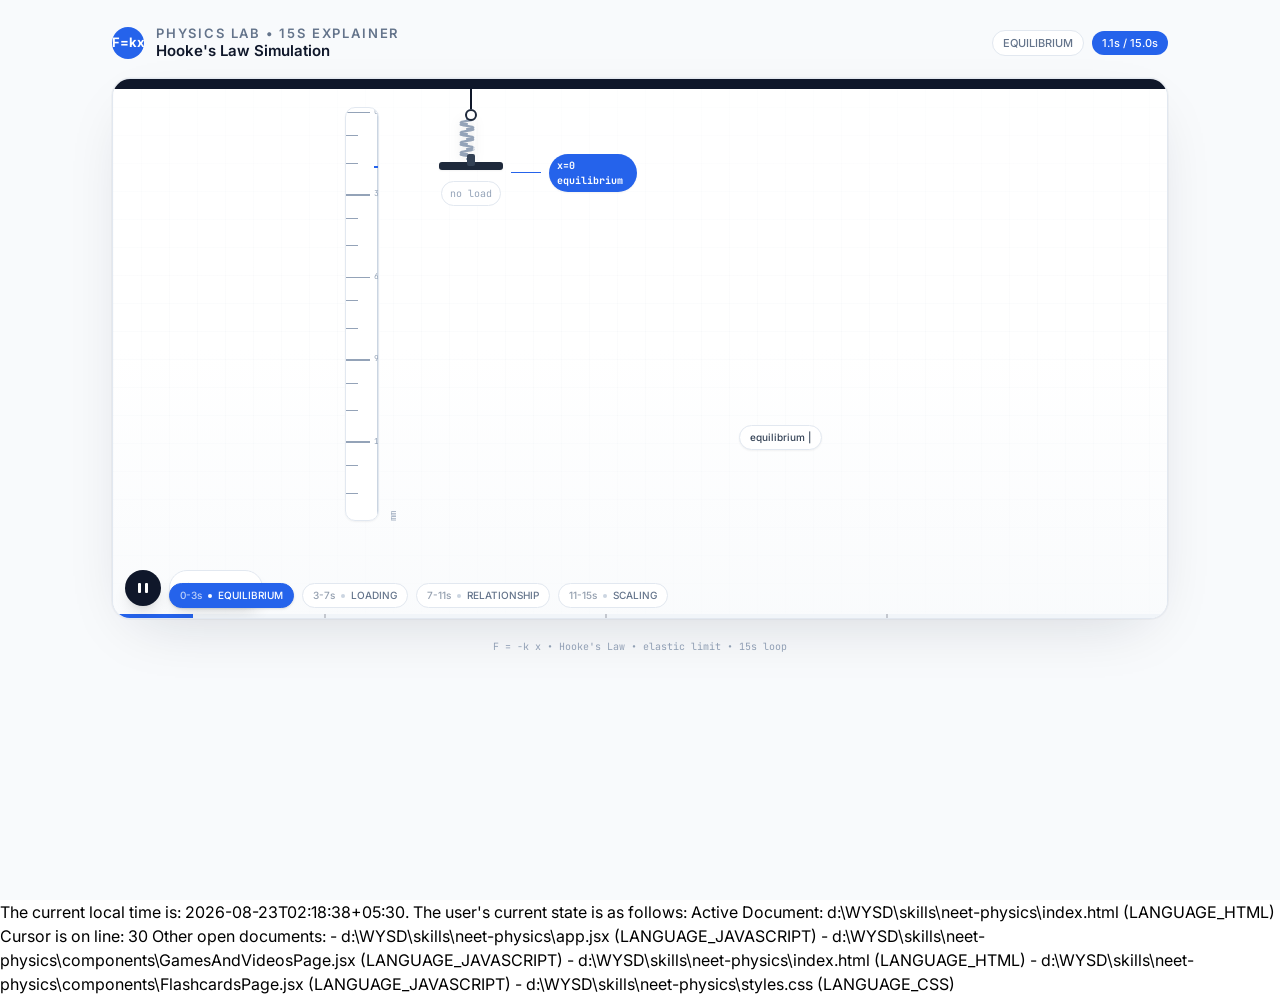
<file: hooke-law.html>
<!DOCTYPE html>
<html lang="en">
<head>
  <meta charset="UTF-8">
  <meta name="viewport" content="width=device-width, initial-scale=1">
  <title>React Artifact</title>
  <style>*,:after,:before{--tw-border-spacing-x:0;--tw-border-spacing-y:0;--tw-translate-x:0;--tw-translate-y:0;--tw-rotate:0;--tw-skew-x:0;--tw-skew-y:0;--tw-scale-x:1;--tw-scale-y:1;--tw-pan-x: ;--tw-pan-y: ;--tw-pinch-zoom: ;--tw-scroll-snap-strictness:proximity;--tw-gradient-from-position: ;--tw-gradient-via-position: ;--tw-gradient-to-position: ;--tw-ordinal: ;--tw-slashed-zero: ;--tw-numeric-figure: ;--tw-numeric-spacing: ;--tw-numeric-fraction: ;--tw-ring-inset: ;--tw-ring-offset-width:0px;--tw-ring-offset-color:#fff;--tw-ring-color:rgba(59,130,246,.5);--tw-ring-offset-shadow:0 0 #0000;--tw-ring-shadow:0 0 #0000;--tw-shadow:0 0 #0000;--tw-shadow-colored:0 0 #0000;--tw-blur: ;--tw-brightness: ;--tw-contrast: ;--tw-grayscale: ;--tw-hue-rotate: ;--tw-invert: ;--tw-saturate: ;--tw-sepia: ;--tw-drop-shadow: ;--tw-backdrop-blur: ;--tw-backdrop-brightness: ;--tw-backdrop-contrast: ;--tw-backdrop-grayscale: ;--tw-backdrop-hue-rotate: ;--tw-backdrop-invert: ;--tw-backdrop-opacity: ;--tw-backdrop-saturate: ;--tw-backdrop-sepia: ;--tw-contain-size: ;--tw-contain-layout: ;--tw-contain-paint: ;--tw-contain-style: }::backdrop{--tw-border-spacing-x:0;--tw-border-spacing-y:0;--tw-translate-x:0;--tw-translate-y:0;--tw-rotate:0;--tw-skew-x:0;--tw-skew-y:0;--tw-scale-x:1;--tw-scale-y:1;--tw-pan-x: ;--tw-pan-y: ;--tw-pinch-zoom: ;--tw-scroll-snap-strictness:proximity;--tw-gradient-from-position: ;--tw-gradient-via-position: ;--tw-gradient-to-position: ;--tw-ordinal: ;--tw-slashed-zero: ;--tw-numeric-figure: ;--tw-numeric-spacing: ;--tw-numeric-fraction: ;--tw-ring-inset: ;--tw-ring-offset-width:0px;--tw-ring-offset-color:#fff;--tw-ring-color:rgba(59,130,246,.5);--tw-ring-offset-shadow:0 0 #0000;--tw-ring-shadow:0 0 #0000;--tw-shadow:0 0 #0000;--tw-shadow-colored:0 0 #0000;--tw-blur: ;--tw-brightness: ;--tw-contrast: ;--tw-grayscale: ;--tw-hue-rotate: ;--tw-invert: ;--tw-saturate: ;--tw-sepia: ;--tw-drop-shadow: ;--tw-backdrop-blur: ;--tw-backdrop-brightness: ;--tw-backdrop-contrast: ;--tw-backdrop-grayscale: ;--tw-backdrop-hue-rotate: ;--tw-backdrop-invert: ;--tw-backdrop-opacity: ;--tw-backdrop-saturate: ;--tw-backdrop-sepia: ;--tw-contain-size: ;--tw-contain-layout: ;--tw-contain-paint: ;--tw-contain-style: }/*! tailwindcss v3.4.18 | MIT License | https://tailwindcss.com*/*,:after,:before{box-sizing:border-box;border:0 solid #e5e7eb}:after,:before{--tw-content:""}:host,html{line-height:1.5;-webkit-text-size-adjust:100%;-moz-tab-size:4;-o-tab-size:4;tab-size:4;font-family:ui-sans-serif,system-ui,sans-serif,Apple Color Emoji,Segoe UI Emoji,Segoe UI Symbol,Noto Color Emoji;font-feature-settings:normal;font-variation-settings:normal;-webkit-tap-highlight-color:transparent}body{line-height:inherit}hr{height:0;color:inherit;border-top-width:1px}abbr:where([title]){-webkit-text-decoration:underline dotted;text-decoration:underline dotted}h1,h2,h3,h4,h5,h6{font-size:inherit;font-weight:inherit}a{color:inherit;text-decoration:inherit}b,strong{font-weight:bolder}code,kbd,pre,samp{font-family:ui-monospace,SFMono-Regular,Menlo,Monaco,Consolas,Liberation Mono,Courier New,monospace;font-feature-settings:normal;font-variation-settings:normal;font-size:1em}small{font-size:80%}sub,sup{font-size:75%;line-height:0;position:relative;vertical-align:baseline}sub{bottom:-.25em}sup{top:-.5em}table{text-indent:0;border-color:inherit;border-collapse:collapse}button,input,optgroup,select,textarea{font-family:inherit;font-feature-settings:inherit;font-variation-settings:inherit;font-size:100%;font-weight:inherit;line-height:inherit;letter-spacing:inherit;color:inherit;margin:0;padding:0}button,select{text-transform:none}button,input:where([type=button]),input:where([type=reset]),input:where([type=submit]){-webkit-appearance:button;background-color:transparent;background-image:none}:-moz-focusring{outline:auto}:-moz-ui-invalid{box-shadow:none}progress{vertical-align:baseline}::-webkit-inner-spin-button,::-webkit-outer-spin-button{height:auto}[type=search]{-webkit-appearance:textfield;outline-offset:-2px}::-webkit-search-decoration{-webkit-appearance:none}::-webkit-file-upload-button{-webkit-appearance:button;font:inherit}summary{display:list-item}blockquote,dd,dl,figure,h1,h2,h3,h4,h5,h6,hr,p,pre{margin:0}fieldset{margin:0}fieldset,legend{padding:0}menu,ol,ul{list-style:none;margin:0;padding:0}dialog{padding:0}textarea{resize:vertical}input::-moz-placeholder,textarea::-moz-placeholder{opacity:1;color:#9ca3af}input::placeholder,textarea::placeholder{opacity:1;color:#9ca3af}[role=button],button{cursor:pointer}:disabled{cursor:default}audio,canvas,embed,iframe,img,object,svg,video{display:block;vertical-align:middle}img,video{max-width:100%;height:auto}[hidden]:where(:not([hidden=until-found])){display:none}.pointer-events-none{pointer-events:none}.absolute{position:absolute}.relative{position:relative}.inset-0{inset:0}.-top-2{top:-.5rem}.bottom-0{bottom:0}.bottom-\[10px\]{bottom:10px}.bottom-\[12px\]{bottom:12px}.bottom-\[14\%\]{bottom:14%}.bottom-\[18\%\]{bottom:18%}.left-0{left:0}.left-1\/2{left:50%}.left-14{left:3.5rem}.left-3{left:.75rem}.left-\[14\%\]{left:14%}.left-\[28px\]{left:28px}.left-\[32px\]{left:32px}.left-\[4\%\]{left:4%}.left-\[42\%\]{left:42%}.left-\[72px\]{left:72px}.right-0{right:0}.right-3{right:.75rem}.right-\[-46px\]{right:-46px}.right-\[4\%\]{right:4%}.top-0{top:0}.top-\[10px\]{top:10px}.top-\[28px\]{top:28px}.top-\[30px\]{top:30px}.top-\[38\%\]{top:38%}.top-\[3px\]{top:3px}.top-\[46\%\]{top:46%}.top-\[58\%\]{top:58%}.z-10{z-index:10}.z-20{z-index:20}.z-30{z-index:30}.z-40{z-index:40}.-mb-\[2px\]{margin-bottom:-2px}.-mt-1{margin-top:-.25rem}.-mt-\[1px\]{margin-top:-1px}.-mt-\[3px\]{margin-top:-3px}.mb-10{margin-bottom:2.5rem}.mb-4{margin-bottom:1rem}.ml-2{margin-left:.5rem}.mt-1{margin-top:.25rem}.mt-1\.5{margin-top:.375rem}.mt-2{margin-top:.5rem}.mt-3{margin-top:.75rem}.mt-4{margin-top:1rem}.mt-5{margin-top:1.25rem}.mt-6{margin-top:1.5rem}.mt-8{margin-top:2rem}.mt-\[-2px\]{margin-top:-2px}.mt-auto{margin-top:auto}.flex{display:flex}.inline-flex{display:inline-flex}.grid{display:grid}.hidden{display:none}.aspect-\[1\.15\]{aspect-ratio:1.15}.aspect-\[16\/9\]{aspect-ratio:16/9}.h-0{height:0}.h-1{height:.25rem}.h-1\.5{height:.375rem}.h-10{height:2.5rem}.h-2{height:.5rem}.h-3{height:.75rem}.h-5{height:1.25rem}.h-8{height:2rem}.h-9{height:2.25rem}.h-\[1\.5px\]{height:1.5px}.h-\[10px\]{height:10px}.h-\[1px\]{height:1px}.h-\[28px\]{height:28px}.h-\[2px\]{height:2px}.h-\[3px\]{height:3px}.h-\[4px\]{height:4px}.h-\[64px\]{height:64px}.h-\[8px\]{height:8px}.h-full{height:100%}.min-h-screen{min-height:100vh}.w-0{width:0}.w-1{width:.25rem}.w-2{width:.5rem}.w-3{width:.75rem}.w-6{width:1.5rem}.w-8{width:2rem}.w-9{width:2.25rem}.w-\[1px\]{width:1px}.w-\[2px\]{width:2px}.w-\[36px\]{width:36px}.w-\[42px\]{width:42px}.w-\[44\%\]{width:44%}.w-\[50\%\]{width:50%}.w-\[56px\]{width:56px}.w-\[58px\]{width:58px}.w-\[64px\]{width:64px}.w-\[84px\]{width:84px}.w-full{width:100%}.max-w-\[1120px\]{max-width:1120px}.max-w-\[220px\]{max-width:220px}.flex-1{flex:1 1 0%}.origin-left{transform-origin:left}.-translate-x-1\/2{--tw-translate-x:-50%}.-translate-x-1\/2,.translate-x-0{transform:translate(var(--tw-translate-x),var(--tw-translate-y)) rotate(var(--tw-rotate)) skewX(var(--tw-skew-x)) skewY(var(--tw-skew-y)) scaleX(var(--tw-scale-x)) scaleY(var(--tw-scale-y))}.translate-x-0{--tw-translate-x:0px}.translate-x-2{--tw-translate-x:0.5rem}.translate-x-2,.translate-x-\[105\%\]{transform:translate(var(--tw-translate-x),var(--tw-translate-y)) rotate(var(--tw-rotate)) skewX(var(--tw-skew-x)) skewY(var(--tw-skew-y)) scaleX(var(--tw-scale-x)) scaleY(var(--tw-scale-y))}.translate-x-\[105\%\]{--tw-translate-x:105%}.translate-y-0{--tw-translate-y:0px}.translate-y-0,.translate-y-2{transform:translate(var(--tw-translate-x),var(--tw-translate-y)) rotate(var(--tw-rotate)) skewX(var(--tw-skew-x)) skewY(var(--tw-skew-y)) scaleX(var(--tw-scale-x)) scaleY(var(--tw-scale-y))}.translate-y-2{--tw-translate-y:0.5rem}.translate-y-6{--tw-translate-y:1.5rem}.rotate-180,.translate-y-6{transform:translate(var(--tw-translate-x),var(--tw-translate-y)) rotate(var(--tw-rotate)) skewX(var(--tw-skew-x)) skewY(var(--tw-skew-y)) scaleX(var(--tw-scale-x)) scaleY(var(--tw-scale-y))}.rotate-180{--tw-rotate:180deg}.scale-\[1\.03\]{--tw-scale-x:1.03;--tw-scale-y:1.03}.scale-\[1\.03\],.transform{transform:translate(var(--tw-translate-x),var(--tw-translate-y)) rotate(var(--tw-rotate)) skewX(var(--tw-skew-x)) skewY(var(--tw-skew-y)) scaleX(var(--tw-scale-x)) scaleY(var(--tw-scale-y))}.animate-\[in_\.3s_ease\]{animation:in .3s ease}.animate-\[in_\.45s_cubic-bezier\(\.2\2c \.8\2c \.2\2c 1\)\]{animation:in .45s cubic-bezier(.2,.8,.2,1)}.animate-\[in_\.4s_ease\]{animation:in .4s ease}.grid-cols-2{grid-template-columns:repeat(2,minmax(0,1fr))}.flex-col{flex-direction:column}.flex-wrap{flex-wrap:wrap}.items-center{align-items:center}.items-baseline{align-items:baseline}.justify-center{justify-content:center}.justify-between{justify-content:space-between}.gap-1{gap:.25rem}.gap-1\.5{gap:.375rem}.gap-2{gap:.5rem}.gap-3{gap:.75rem}.space-y-3>:not([hidden])~:not([hidden]){--tw-space-y-reverse:0;margin-top:calc(.75rem*(1 - var(--tw-space-y-reverse)));margin-bottom:calc(.75rem*var(--tw-space-y-reverse))}.overflow-hidden{overflow:hidden}.overflow-visible{overflow:visible}.rounded-\[10px\]{border-radius:10px}.rounded-\[12px\]{border-radius:12px}.rounded-\[14px\]{border-radius:14px}.rounded-\[18px\]{border-radius:18px}.rounded-\[3px\]{border-radius:3px}.rounded-\[8px\]{border-radius:8px}.rounded-full{border-radius:9999px}.rounded-sm{border-radius:.125rem}.border{border-width:1px}.border-\[2\.5px\]{border-width:2.5px}.border-l{border-left-width:1px}.border-l-\[5px\]{border-left-width:5px}.border-r-\[5px\]{border-right-width:5px}.border-t{border-top-width:1px}.border-t-\[7px\]{border-top-width:7px}.border-blue-200{--tw-border-opacity:1;border-color:rgb(191 219 254/var(--tw-border-opacity,1))}.border-blue-300{--tw-border-opacity:1;border-color:rgb(147 197 253/var(--tw-border-opacity,1))}.border-blue-600{--tw-border-opacity:1;border-color:rgb(37 99 235/var(--tw-border-opacity,1))}.border-emerald-200{--tw-border-opacity:1;border-color:rgb(167 243 208/var(--tw-border-opacity,1))}.border-slate-100{--tw-border-opacity:1;border-color:rgb(241 245 249/var(--tw-border-opacity,1))}.border-slate-200{--tw-border-opacity:1;border-color:rgb(226 232 240/var(--tw-border-opacity,1))}.border-slate-800{--tw-border-opacity:1;border-color:rgb(30 41 59/var(--tw-border-opacity,1))}.border-slate-900{--tw-border-opacity:1;border-color:rgb(15 23 42/var(--tw-border-opacity,1))}.border-white\/15{border-color:hsla(0,0%,100%,.15)}.border-zinc-400{--tw-border-opacity:1;border-color:rgb(161 161 170/var(--tw-border-opacity,1))}.border-l-transparent{border-left-color:transparent}.border-r-transparent{border-right-color:transparent}.border-t-slate-800{--tw-border-opacity:1;border-top-color:rgb(30 41 59/var(--tw-border-opacity,1))}.bg-\[\#f8fafc\]{--tw-bg-opacity:1;background-color:rgb(248 250 252/var(--tw-bg-opacity,1))}.bg-\[\#fbfdff\]{--tw-bg-opacity:1;background-color:rgb(251 253 255/var(--tw-bg-opacity,1))}.bg-blue-100{--tw-bg-opacity:1;background-color:rgb(219 234 254/var(--tw-bg-opacity,1))}.bg-blue-200{--tw-bg-opacity:1;background-color:rgb(191 219 254/var(--tw-bg-opacity,1))}.bg-blue-50{--tw-bg-opacity:1;background-color:rgb(239 246 255/var(--tw-bg-opacity,1))}.bg-blue-600{--tw-bg-opacity:1;background-color:rgb(37 99 235/var(--tw-bg-opacity,1))}.bg-emerald-50{--tw-bg-opacity:1;background-color:rgb(236 253 245/var(--tw-bg-opacity,1))}.bg-emerald-500{--tw-bg-opacity:1;background-color:rgb(16 185 129/var(--tw-bg-opacity,1))}.bg-slate-100{--tw-bg-opacity:1;background-color:rgb(241 245 249/var(--tw-bg-opacity,1))}.bg-slate-300{--tw-bg-opacity:1;background-color:rgb(203 213 225/var(--tw-bg-opacity,1))}.bg-slate-400{--tw-bg-opacity:1;background-color:rgb(148 163 184/var(--tw-bg-opacity,1))}.bg-slate-700{--tw-bg-opacity:1;background-color:rgb(51 65 85/var(--tw-bg-opacity,1))}.bg-slate-800{--tw-bg-opacity:1;background-color:rgb(30 41 59/var(--tw-bg-opacity,1))}.bg-slate-900{--tw-bg-opacity:1;background-color:rgb(15 23 42/var(--tw-bg-opacity,1))}.bg-slate-900\/20{background-color:rgba(15,23,42,.2)}.bg-white{--tw-bg-opacity:1;background-color:rgb(255 255 255/var(--tw-bg-opacity,1))}.bg-white\/10{background-color:hsla(0,0%,100%,.1)}.bg-white\/15{background-color:hsla(0,0%,100%,.15)}.bg-white\/90{background-color:hsla(0,0%,100%,.9)}.bg-white\/95{background-color:hsla(0,0%,100%,.95)}.bg-zinc-600{--tw-bg-opacity:1;background-color:rgb(82 82 91/var(--tw-bg-opacity,1))}.bg-gradient-to-b{background-image:linear-gradient(to bottom,var(--tw-gradient-stops))}.bg-gradient-to-r{background-image:linear-gradient(to right,var(--tw-gradient-stops))}.from-transparent{--tw-gradient-from:transparent var(--tw-gradient-from-position);--tw-gradient-to:transparent var(--tw-gradient-to-position);--tw-gradient-stops:var(--tw-gradient-from),var(--tw-gradient-to)}.from-white\/60{--tw-gradient-from:hsla(0,0%,100%,.6) var(--tw-gradient-from-position);--tw-gradient-to:hsla(0,0%,100%,0) var(--tw-gradient-to-position);--tw-gradient-stops:var(--tw-gradient-from),var(--tw-gradient-to)}.from-zinc-100{--tw-gradient-from:#f4f4f5 var(--tw-gradient-from-position);--tw-gradient-to:hsla(240,5%,96%,0) var(--tw-gradient-to-position);--tw-gradient-stops:var(--tw-gradient-from),var(--tw-gradient-to)}.via-transparent{--tw-gradient-to:transparent var(--tw-gradient-to-position);--tw-gradient-stops:var(--tw-gradient-from),transparent var(--tw-gradient-via-position),var(--tw-gradient-to)}.via-white\/40{--tw-gradient-to:hsla(0,0%,100%,0) var(--tw-gradient-to-position);--tw-gradient-stops:var(--tw-gradient-from),hsla(0,0%,100%,.4) var(--tw-gradient-via-position),var(--tw-gradient-to)}.to-slate-50\/80{--tw-gradient-to:rgba(248,250,252,.8) var(--tw-gradient-to-position)}.to-transparent{--tw-gradient-to:transparent var(--tw-gradient-to-position)}.to-zinc-400{--tw-gradient-to:#a1a1aa var(--tw-gradient-to-position)}.p-1{padding:.25rem}.p-2\.5{padding:.625rem}.p-3{padding:.75rem}.p-3\.5{padding:.875rem}.px-1{padding-left:.25rem;padding-right:.25rem}.px-2{padding-left:.5rem;padding-right:.5rem}.px-2\.5{padding-left:.625rem;padding-right:.625rem}.px-3{padding-left:.75rem;padding-right:.75rem}.px-4{padding-left:1rem;padding-right:1rem}.px-5{padding-left:1.25rem;padding-right:1.25rem}.px-6{padding-left:1.5rem;padding-right:1.5rem}.py-0\.5{padding-top:.125rem;padding-bottom:.125rem}.py-1{padding-top:.25rem;padding-bottom:.25rem}.py-2{padding-top:.5rem;padding-bottom:.5rem}.py-3{padding-top:.75rem}.pb-3,.py-3{padding-bottom:.75rem}.pb-4{padding-bottom:1rem}.pt-5{padding-top:1.25rem}.pt-6{padding-top:1.5rem}.text-center{text-align:center}.font-\[Inter\2c ui-sans-serif\2c system-ui\]{font-family:Inter,ui-sans-serif,system-ui}.text-\[10px\]{font-size:10px}.text-\[11px\]{font-size:11px}.text-\[12px\]{font-size:12px}.text-\[13px\]{font-size:13px}.text-\[15px\]{font-size:15px}.text-\[22px\]{font-size:22px}.text-\[28px\]{font-size:28px}.text-\[8px\]{font-size:8px}.text-\[9px\]{font-size:9px}.font-bold{font-weight:700}.font-medium{font-weight:500}.font-semibold{font-weight:600}.uppercase{text-transform:uppercase}.leading-\[1\.2\]{line-height:1.2}.leading-none{line-height:1}.tracking-\[0\.14em\]{letter-spacing:.14em}.tracking-tight{letter-spacing:-.025em}.tracking-wide{letter-spacing:.025em}.tracking-widest{letter-spacing:.1em}.text-blue-300{--tw-text-opacity:1;color:rgb(147 197 253/var(--tw-text-opacity,1))}.text-blue-600{--tw-text-opacity:1;color:rgb(37 99 235/var(--tw-text-opacity,1))}.text-emerald-700{--tw-text-opacity:1;color:rgb(4 120 87/var(--tw-text-opacity,1))}.text-slate-300{--tw-text-opacity:1;color:rgb(203 213 225/var(--tw-text-opacity,1))}.text-slate-400{--tw-text-opacity:1;color:rgb(148 163 184/var(--tw-text-opacity,1))}.text-slate-500{--tw-text-opacity:1;color:rgb(100 116 139/var(--tw-text-opacity,1))}.text-slate-700{--tw-text-opacity:1;color:rgb(51 65 85/var(--tw-text-opacity,1))}.text-slate-800{--tw-text-opacity:1;color:rgb(30 41 59/var(--tw-text-opacity,1))}.text-slate-900{--tw-text-opacity:1;color:rgb(15 23 42/var(--tw-text-opacity,1))}.text-white{--tw-text-opacity:1;color:rgb(255 255 255/var(--tw-text-opacity,1))}.text-white\/70{color:hsla(0,0%,100%,.7)}.text-white\/80{color:hsla(0,0%,100%,.8)}.text-zinc-800{--tw-text-opacity:1;color:rgb(39 39 42/var(--tw-text-opacity,1))}.opacity-0{opacity:0}.opacity-100{opacity:1}.opacity-60{opacity:.6}.opacity-70{opacity:.7}.opacity-\[0\.35\]{opacity:.35}.shadow{--tw-shadow:0 1px 3px 0 rgba(0,0,0,.1),0 1px 2px -1px rgba(0,0,0,.1);--tw-shadow-colored:0 1px 3px 0 var(--tw-shadow-color),0 1px 2px -1px var(--tw-shadow-color);box-shadow:var(--tw-ring-offset-shadow,0 0 #0000),var(--tw-ring-shadow,0 0 #0000),var(--tw-shadow)}.shadow-\[0_20px_60px_-24px_rgba\(15\2c 23\2c 42\2c 0\.18\)\2c 0_0_0_1px_rgba\(15\2c 23\2c 42\2c 0\.03\)\]{--tw-shadow:0 20px 60px -24px rgba(15,23,42,.18),0 0 0 1px rgba(15,23,42,.03);--tw-shadow-colored:0 20px 60px -24px var(--tw-shadow-color),0 0 0 1px var(--tw-shadow-color);box-shadow:var(--tw-ring-offset-shadow,0 0 #0000),var(--tw-ring-shadow,0 0 #0000),var(--tw-shadow)}.shadow-\[0_8px_24px_rgba\(37\2c 99\2c 235\2c 0\.4\)\]{--tw-shadow:0 8px 24px rgba(37,99,235,.4);--tw-shadow-colored:0 8px 24px var(--tw-shadow-color);box-shadow:var(--tw-ring-offset-shadow,0 0 #0000),var(--tw-ring-shadow,0 0 #0000),var(--tw-shadow)}.shadow-\[inset_0_1px_0_white\2c 0_3px_10px_rgba\(0\2c 0\2c 0\2c 0\.18\)\]{--tw-shadow:inset 0 1px 0 #fff,0 3px 10px rgba(0,0,0,.18);--tw-shadow-colored:inset 0 1px 0 var(--tw-shadow-color),0 3px 10px var(--tw-shadow-color)}.shadow-\[inset_0_1px_0_white\2c 0_3px_10px_rgba\(0\2c 0\2c 0\2c 0\.18\)\],.shadow-lg{box-shadow:var(--tw-ring-offset-shadow,0 0 #0000),var(--tw-ring-shadow,0 0 #0000),var(--tw-shadow)}.shadow-lg{--tw-shadow:0 10px 15px -3px rgba(0,0,0,.1),0 4px 6px -4px rgba(0,0,0,.1);--tw-shadow-colored:0 10px 15px -3px var(--tw-shadow-color),0 4px 6px -4px var(--tw-shadow-color)}.shadow-sm{--tw-shadow:0 1px 2px 0 rgba(0,0,0,.05);--tw-shadow-colored:0 1px 2px 0 var(--tw-shadow-color)}.shadow-sm,.shadow-xl{box-shadow:var(--tw-ring-offset-shadow,0 0 #0000),var(--tw-ring-shadow,0 0 #0000),var(--tw-shadow)}.shadow-xl{--tw-shadow:0 20px 25px -5px rgba(0,0,0,.1),0 8px 10px -6px rgba(0,0,0,.1);--tw-shadow-colored:0 20px 25px -5px var(--tw-shadow-color),0 8px 10px -6px var(--tw-shadow-color)}.ring-2{--tw-ring-offset-shadow:var(--tw-ring-inset) 0 0 0 var(--tw-ring-offset-width) var(--tw-ring-offset-color);--tw-ring-shadow:var(--tw-ring-inset) 0 0 0 calc(2px + var(--tw-ring-offset-width)) var(--tw-ring-color);box-shadow:var(--tw-ring-offset-shadow),var(--tw-ring-shadow),var(--tw-shadow,0 0 #0000)}.ring-blue-100{--tw-ring-opacity:1;--tw-ring-color:rgb(219 234 254/var(--tw-ring-opacity,1))}.drop-shadow-\[0_2px_6px_rgba\(0\2c 0\2c 0\2c 0\.08\)\]{--tw-drop-shadow:drop-shadow(0 2px 6px rgba(0,0,0,.08));filter:var(--tw-blur) var(--tw-brightness) var(--tw-contrast) var(--tw-grayscale) var(--tw-hue-rotate) var(--tw-invert) var(--tw-saturate) var(--tw-sepia) var(--tw-drop-shadow)}.backdrop-blur{--tw-backdrop-blur:blur(8px)}.backdrop-blur,.backdrop-blur-\[2px\]{backdrop-filter:var(--tw-backdrop-blur) var(--tw-backdrop-brightness) var(--tw-backdrop-contrast) var(--tw-backdrop-grayscale) var(--tw-backdrop-hue-rotate) var(--tw-backdrop-invert) var(--tw-backdrop-opacity) var(--tw-backdrop-saturate) var(--tw-backdrop-sepia)}.backdrop-blur-\[2px\]{--tw-backdrop-blur:blur(2px)}.transition{transition-property:color,background-color,border-color,text-decoration-color,fill,stroke,opacity,box-shadow,transform,filter,backdrop-filter;transition-timing-function:cubic-bezier(.4,0,.2,1);transition-duration:.15s}.transition-all{transition-property:all;transition-timing-function:cubic-bezier(.4,0,.2,1);transition-duration:.15s}.transition-colors{transition-property:color,background-color,border-color,text-decoration-color,fill,stroke;transition-timing-function:cubic-bezier(.4,0,.2,1);transition-duration:.15s}.transition-none{transition-property:none}.transition-transform{transition-property:transform;transition-timing-function:cubic-bezier(.4,0,.2,1);transition-duration:.15s}.duration-300{transition-duration:.3s}.duration-500{transition-duration:.5s}.duration-700{transition-duration:.7s}.ease-\[cubic-bezier\(\.2\2c \.8\2c \.2\2c 1\)\]{transition-timing-function:cubic-bezier(.2,.8,.2,1)}.ease-out{transition-timing-function:cubic-bezier(0,0,.2,1)}.\[writing-mode\:vertical-lr\]{writing-mode:vertical-lr}#root,body,html{min-height:100%}body{margin:0;font-family:Inter,ui-sans-serif,system-ui,-apple-system,BlinkMacSystemFont,Segoe UI,sans-serif}[role=button]:not([aria-disabled=true]),button:not(:disabled),label[for],select:not(:disabled),summary{cursor:pointer}.selection\:bg-blue-100 ::-moz-selection{--tw-bg-opacity:1;background-color:rgb(219 234 254/var(--tw-bg-opacity,1))}.selection\:bg-blue-100 ::selection{--tw-bg-opacity:1;background-color:rgb(219 234 254/var(--tw-bg-opacity,1))}.selection\:bg-blue-100::-moz-selection{--tw-bg-opacity:1;background-color:rgb(219 234 254/var(--tw-bg-opacity,1))}.selection\:bg-blue-100::selection{--tw-bg-opacity:1;background-color:rgb(219 234 254/var(--tw-bg-opacity,1))}.hover\:bg-black:hover{--tw-bg-opacity:1;background-color:rgb(0 0 0/var(--tw-bg-opacity,1))}.hover\:bg-blue-500:hover{--tw-bg-opacity:1;background-color:rgb(59 130 246/var(--tw-bg-opacity,1))}.hover\:bg-slate-50:hover{--tw-bg-opacity:1;background-color:rgb(248 250 252/var(--tw-bg-opacity,1))}@media (min-width:768px){.md\:left-\[22\%\]{left:22%}.md\:left-\[34\%\]{left:34%}.md\:left-\[48\%\]{left:48%}.md\:flex{display:flex}.md\:hidden{display:none}.md\:aspect-\[16\/8\.2\]{aspect-ratio:16/8.2}.md\:w-\[56\%\]{width:56%}.md\:px-8{padding-left:2rem;padding-right:2rem}.md\:text-\[18px\]{font-size:18px}.md\:text-\[42px\]{font-size:42px}}</style>
</head>
<body>
  <div id="root"></div>
  
  <script type="module">var Kc=Object.create;var{getPrototypeOf:Yc,defineProperty:Ml,getOwnPropertyNames:Xc}=Object;var Zc=Object.prototype.hasOwnProperty;var hn=(e,n,t)=>{t=e!=null?Kc(Yc(e)):{};let r=n||!e||!e.__esModule?Ml(t,"default",{value:e,enumerable:!0}):t;for(let l of Xc(e))if(!Zc.call(r,l))Ml(r,l,{get:()=>e[l],enumerable:!0});return r};var sr=(e,n)=>()=>(n||e((n={exports:{}}).exports,n),n.exports);var Gc=(e,n)=>{for(var t in n)Ml(e,t,{get:n[t],enumerable:!0,configurable:!0,set:(r)=>n[t]=()=>r})};var Jc=(e,n)=>()=>(e&&(n=e(e=0)),n);var ft=sr((pf)=>{var ct=Symbol.for("react.element"),qc=Symbol.for("react.portal"),jc=Symbol.for("react.fragment"),bc=Symbol.for("react.strict_mode"),ef=Symbol.for("react.profiler"),nf=Symbol.for("react.provider"),tf=Symbol.for("react.context"),rf=Symbol.for("react.forward_ref"),lf=Symbol.for("react.suspense"),of=Symbol.for("react.memo"),uf=Symbol.for("react.lazy"),ri=Symbol.iterator;function sf(e){if(e===null||typeof e!=="object")return null;return e=ri&&e[ri]||e["@@iterator"],typeof e==="function"?e:null}var ui={isMounted:function(){return!1},enqueueForceUpdate:function(){},enqueueReplaceState:function(){},enqueueSetState:function(){}},ii=Object.assign,si={};function In(e,n,t){this.props=e,this.context=n,this.refs=si,this.updater=t||ui}In.prototype.isReactComponent={};In.prototype.setState=function(e,n){if(typeof e!=="object"&&typeof e!=="function"&&e!=null)throw Error("setState(...): takes an object of state variables to update or a function which returns an object of state variables.");this.updater.enqueueSetState(this,e,n,"setState")};In.prototype.forceUpdate=function(e){this.updater.enqueueForceUpdate(this,e,"forceUpdate")};function ai(){}ai.prototype=In.prototype;function Fl(e,n,t){this.props=e,this.context=n,this.refs=si,this.updater=t||ui}var Dl=Fl.prototype=new ai;Dl.constructor=Fl;ii(Dl,In.prototype);Dl.isPureReactComponent=!0;var li=Array.isArray,ci=Object.prototype.hasOwnProperty,Ol={current:null},fi={key:!0,ref:!0,__self:!0,__source:!0};function di(e,n,t){var r,l={},o=null,u=null;if(n!=null)for(r in n.ref!==void 0&&(u=n.ref),n.key!==void 0&&(o=""+n.key),n)ci.call(n,r)&&!fi.hasOwnProperty(r)&&(l[r]=n[r]);var i=arguments.length-2;if(i===1)l.children=t;else if(1<i){for(var s=Array(i),f=0;f<i;f++)s[f]=arguments[f+2];l.children=s}if(e&&e.defaultProps)for(r in i=e.defaultProps,i)l[r]===void 0&&(l[r]=i[r]);return{$$typeof:ct,type:e,key:o,ref:u,props:l,_owner:Ol.current}}function af(e,n){return{$$typeof:ct,type:e.type,key:n,ref:e.ref,props:e.props,_owner:e._owner}}function Ul(e){return typeof e==="object"&&e!==null&&e.$$typeof===ct}function cf(e){var n={"=":"=0",":":"=2"};return"$"+e.replace(/[=:]/g,function(t){return n[t]})}var oi=/\/+/g;function Il(e,n){return typeof e==="object"&&e!==null&&e.key!=null?cf(""+e.key):n.toString(36)}function cr(e,n,t,r,l){var o=typeof e;if(o==="undefined"||o==="boolean")e=null;var u=!1;if(e===null)u=!0;else switch(o){case"string":case"number":u=!0;break;case"object":switch(e.$$typeof){case ct:case qc:u=!0}}if(u)return u=e,l=l(u),e=r===""?"."+Il(u,0):r,li(l)?(t="",e!=null&&(t=e.replace(oi,"$&/")+"/"),cr(l,n,t,"",function(f){return f})):l!=null&&(Ul(l)&&(l=af(l,t+(!l.key||u&&u.key===l.key?"":(""+l.key).replace(oi,"$&/")+"/")+e)),n.push(l)),1;if(u=0,r=r===""?".":r+":",li(e))for(var i=0;i<e.length;i++){o=e[i];var s=r+Il(o,i);u+=cr(o,n,t,s,l)}else if(s=sf(e),typeof s==="function")for(e=s.call(e),i=0;!(o=e.next()).done;)o=o.value,s=r+Il(o,i++),u+=cr(o,n,t,s,l);else if(o==="object")throw n=String(e),Error("Objects are not valid as a React child (found: "+(n==="[object Object]"?"object with keys {"+Object.keys(e).join(", ")+"}":n)+"). If you meant to render a collection of children, use an array instead.");return u}function ar(e,n,t){if(e==null)return e;var r=[],l=0;return cr(e,r,"","",function(o){return n.call(t,o,l++)}),r}function ff(e){if(e._status===-1){var n=e._result;n=n(),n.then(function(t){if(e._status===0||e._status===-1)e._status=1,e._result=t},function(t){if(e._status===0||e._status===-1)e._status=2,e._result=t}),e._status===-1&&(e._status=0,e._result=n)}if(e._status===1)return e._result.default;throw e._result}var re={current:null},fr={transition:null},df={ReactCurrentDispatcher:re,ReactCurrentBatchConfig:fr,ReactCurrentOwner:Ol};function pi(){throw Error("act(...) is not supported in production builds of React.")}pf.Children={map:ar,forEach:function(e,n,t){ar(e,function(){n.apply(this,arguments)},t)},count:function(e){var n=0;return ar(e,function(){n++}),n},toArray:function(e){return ar(e,function(n){return n})||[]},only:function(e){if(!Ul(e))throw Error("React.Children.only expected to receive a single React element child.");return e}};pf.Component=In;pf.Fragment=jc;pf.Profiler=ef;pf.PureComponent=Fl;pf.StrictMode=bc;pf.Suspense=lf;pf.__SECRET_INTERNALS_DO_NOT_USE_OR_YOU_WILL_BE_FIRED=df;pf.act=pi;pf.cloneElement=function(e,n,t){if(e===null||e===void 0)throw Error("React.cloneElement(...): The argument must be a React element, but you passed "+e+".");var r=ii({},e.props),l=e.key,o=e.ref,u=e._owner;if(n!=null){if(n.ref!==void 0&&(o=n.ref,u=Ol.current),n.key!==void 0&&(l=""+n.key),e.type&&e.type.defaultProps)var i=e.type.defaultProps;for(s in n)ci.call(n,s)&&!fi.hasOwnProperty(s)&&(r[s]=n[s]===void 0&&i!==void 0?i[s]:n[s])}var s=arguments.length-2;if(s===1)r.children=t;else if(1<s){i=Array(s);for(var f=0;f<s;f++)i[f]=arguments[f+2];r.children=i}return{$$typeof:ct,type:e.type,key:l,ref:o,props:r,_owner:u}};pf.createContext=function(e){return e={$$typeof:tf,_currentValue:e,_currentValue2:e,_threadCount:0,Provider:null,Consumer:null,_defaultValue:null,_globalName:null},e.Provider={$$typeof:nf,_context:e},e.Consumer=e};pf.createElement=di;pf.createFactory=function(e){var n=di.bind(null,e);return n.type=e,n};pf.createRef=function(){return{current:null}};pf.forwardRef=function(e){return{$$typeof:rf,render:e}};pf.isValidElement=Ul;pf.lazy=function(e){return{$$typeof:uf,_payload:{_status:-1,_result:e},_init:ff}};pf.memo=function(e,n){return{$$typeof:of,type:e,compare:n===void 0?null:n}};pf.startTransition=function(e){var n=fr.transition;fr.transition={};try{e()}finally{fr.transition=n}};pf.unstable_act=pi;pf.useCallback=function(e,n){return re.current.useCallback(e,n)};pf.useContext=function(e){return re.current.useContext(e)};pf.useDebugValue=function(){};pf.useDeferredValue=function(e){return re.current.useDeferredValue(e)};pf.useEffect=function(e,n){return re.current.useEffect(e,n)};pf.useId=function(){return re.current.useId()};pf.useImperativeHandle=function(e,n,t){return re.current.useImperativeHandle(e,n,t)};pf.useInsertionEffect=function(e,n){return re.current.useInsertionEffect(e,n)};pf.useLayoutEffect=function(e,n){return re.current.useLayoutEffect(e,n)};pf.useMemo=function(e,n){return re.current.useMemo(e,n)};pf.useReducer=function(e,n,t){return re.current.useReducer(e,n,t)};pf.useRef=function(e){return re.current.useRef(e)};pf.useState=function(e){return re.current.useState(e)};pf.useSyncExternalStore=function(e,n,t){return re.current.useSyncExternalStore(e,n,t)};pf.useTransition=function(){return re.current.useTransition()};pf.version="18.3.1"});var Si=sr((qf)=>{function Bl(e,n){var t=e.length;e.push(n);e:for(;0<t;){var r=t-1>>>1,l=e[r];if(0<dr(l,n))e[r]=n,e[t]=l,t=r;else break e}}function Ce(e){return e.length===0?null:e[0]}function hr(e){if(e.length===0)return null;var n=e[0],t=e.pop();if(t!==n){e[0]=t;e:for(var r=0,l=e.length,o=l>>>1;r<o;){var u=2*(r+1)-1,i=e[u],s=u+1,f=e[s];if(0>dr(i,t))s<l&&0>dr(f,i)?(e[r]=f,e[s]=t,r=s):(e[r]=i,e[u]=t,r=u);else if(s<l&&0>dr(f,t))e[r]=f,e[s]=t,r=s;else break e}}return n}function dr(e,n){var t=e.sortIndex-n.sortIndex;return t!==0?t:e.id-n.id}if(typeof performance==="object"&&typeof performance.now==="function")Al=performance,qf.unstable_now=function(){return Al.now()};else pr=Date,Wl=pr.now(),qf.unstable_now=function(){return pr.now()-Wl};var Al,pr,Wl,xe=[],Ze=[],Jf=1,he=null,j=3,yr=!1,yn=!1,pt=!1,vi=typeof setTimeout==="function"?setTimeout:null,hi=typeof clearTimeout==="function"?clearTimeout:null,mi=typeof setImmediate<"u"?setImmediate:null;typeof navigator<"u"&&navigator.scheduling!==void 0&&navigator.scheduling.isInputPending!==void 0&&navigator.scheduling.isInputPending.bind(navigator.scheduling);function $l(e){for(var n=Ce(Ze);n!==null;){if(n.callback===null)hr(Ze);else if(n.startTime<=e)hr(Ze),n.sortIndex=n.expirationTime,Bl(xe,n);else break;n=Ce(Ze)}}function Hl(e){if(pt=!1,$l(e),!yn)if(Ce(xe)!==null)yn=!0,Yl(Kl);else{var n=Ce(Ze);n!==null&&Xl(Hl,n.startTime-e)}}function Kl(e,n){yn=!1,pt&&(pt=!1,hi(mt),mt=-1),yr=!0;var t=j;try{$l(n);for(he=Ce(xe);he!==null&&(!(he.expirationTime>n)||e&&!wi());){var r=he.callback;if(typeof r==="function"){he.callback=null,j=he.priorityLevel;var l=r(he.expirationTime<=n);n=qf.unstable_now(),typeof l==="function"?he.callback=l:he===Ce(xe)&&hr(xe),$l(n)}else hr(xe);he=Ce(xe)}if(he!==null)var o=!0;else{var u=Ce(Ze);u!==null&&Xl(Hl,u.startTime-n),o=!1}return o}finally{he=null,j=t,yr=!1}}var gr=!1,mr=null,mt=-1,yi=5,gi=-1;function wi(){return qf.unstable_now()-gi<yi?!1:!0}function Vl(){if(mr!==null){var e=qf.unstable_now();gi=e;var n=!0;try{n=mr(!0,e)}finally{n?dt():(gr=!1,mr=null)}}else gr=!1}var dt;if(typeof mi==="function")dt=function(){mi(Vl)};else if(typeof MessageChannel<"u")vr=new MessageChannel,Ql=vr.port2,vr.port1.onmessage=Vl,dt=function(){Ql.postMessage(null)};else dt=function(){vi(Vl,0)};var vr,Ql;function Yl(e){mr=e,gr||(gr=!0,dt())}function Xl(e,n){mt=vi(function(){e(qf.unstable_now())},n)}qf.unstable_IdlePriority=5;qf.unstable_ImmediatePriority=1;qf.unstable_LowPriority=4;qf.unstable_NormalPriority=3;qf.unstable_Profiling=null;qf.unstable_UserBlockingPriority=2;qf.unstable_cancelCallback=function(e){e.callback=null};qf.unstable_continueExecution=function(){yn||yr||(yn=!0,Yl(Kl))};qf.unstable_forceFrameRate=function(e){0>e||125<e?console.error("forceFrameRate takes a positive int between 0 and 125, forcing frame rates higher than 125 fps is not supported"):yi=0<e?Math.floor(1000/e):5};qf.unstable_getCurrentPriorityLevel=function(){return j};qf.unstable_getFirstCallbackNode=function(){return Ce(xe)};qf.unstable_next=function(e){switch(j){case 1:case 2:case 3:var n=3;break;default:n=j}var t=j;j=n;try{return e()}finally{j=t}};qf.unstable_pauseExecution=function(){};qf.unstable_requestPaint=function(){};qf.unstable_runWithPriority=function(e,n){switch(e){case 1:case 2:case 3:case 4:case 5:break;default:e=3}var t=j;j=e;try{return n()}finally{j=t}};qf.unstable_scheduleCallback=function(e,n,t){var r=qf.unstable_now();switch(typeof t==="object"&&t!==null?(t=t.delay,t=typeof t==="number"&&0<t?r+t:r):t=r,e){case 1:var l=-1;break;case 2:l=250;break;case 5:l=1073741823;break;case 4:l=1e4;break;default:l=5000}return l=t+l,e={id:Jf++,callback:n,priorityLevel:e,startTime:t,expirationTime:l,sortIndex:-1},t>r?(e.sortIndex=t,Bl(Ze,e),Ce(xe)===null&&e===Ce(Ze)&&(pt?(hi(mt),mt=-1):pt=!0,Xl(Hl,t-r))):(e.sortIndex=l,Bl(xe,e),yn||yr||(yn=!0,Yl(Kl))),e};qf.unstable_shouldYield=wi;qf.unstable_wrapCallback=function(e){var n=j;return function(){var t=j;j=n;try{return e.apply(this,arguments)}finally{j=t}}}});var ei={};Gc(ei,{version:()=>Fc,unstable_renderSubtreeIntoContainer:()=>Ic,unstable_batchedUpdates:()=>Mc,unmountComponentAtNode:()=>xc,render:()=>Rc,hydrateRoot:()=>Lc,hydrate:()=>Tc,flushSync:()=>Pc,findDOMNode:()=>zc,createRoot:()=>Nc,createPortal:()=>_c,__SECRET_INTERNALS_DO_NOT_USE_OR_YOU_WILL_BE_FIRED:()=>Cc});function g(e){for(var n="https://reactjs.org/docs/error-decoder.html?invariant="+e,t=1;t<arguments.length;t++)n+="&args[]="+encodeURIComponent(arguments[t]);return"Minified React error #"+e+"; visit "+n+" for the full message or use the non-minified dev environment for full errors and additional helpful warnings."}function xn(e,n){nt(e,n),nt(e+"Capture",n)}function nt(e,n){Bt[e]=n;for(e=0;e<n.length;e++)zs.add(n[e])}function yd(e){if(ho.call(Ei,e))return!0;if(ho.call(ki,e))return!1;if(hd.test(e))return Ei[e]=!0;return ki[e]=!0,!1}function gd(e,n,t,r){if(t!==null&&t.type===0)return!1;switch(typeof n){case"function":case"symbol":return!0;case"boolean":if(r)return!1;if(t!==null)return!t.acceptsBooleans;return e=e.toLowerCase().slice(0,5),e!=="data-"&&e!=="aria-";default:return!1}}function wd(e,n,t,r){if(n===null||typeof n>"u"||gd(e,n,t,r))return!0;if(r)return!1;if(t!==null)switch(t.type){case 3:return!n;case 4:return n===!1;case 5:return isNaN(n);case 6:return isNaN(n)||1>n}return!1}function ue(e,n,t,r,l,o,u){this.acceptsBooleans=n===2||n===3||n===4,this.attributeName=r,this.attributeNamespace=l,this.mustUseProperty=t,this.propertyName=e,this.type=n,this.sanitizeURL=o,this.removeEmptyString=u}function fu(e){return e[1].toUpperCase()}function du(e,n,t,r){var l=q.hasOwnProperty(n)?q[n]:null;if(l!==null?l.type!==0:r||!(2<n.length)||n[0]!=="o"&&n[0]!=="O"||n[1]!=="n"&&n[1]!=="N")wd(n,t,l,r)&&(t=null),r||l===null?yd(n)&&(t===null?e.removeAttribute(n):e.setAttribute(n,""+t)):l.mustUseProperty?e[l.propertyName]=t===null?l.type===3?!1:"":t:(n=l.attributeName,r=l.attributeNamespace,t===null?e.removeAttribute(n):(l=l.type,t=l===3||l===4&&t===!0?"":""+t,r?e.setAttributeNS(r,n,t):e.setAttribute(n,t)))}function vt(e){if(e===null||typeof e!=="object")return null;return e=Ci&&e[Ci]||e["@@iterator"],typeof e==="function"?e:null}function Et(e){if(Zl===void 0)try{throw Error()}catch(t){var n=t.stack.trim().match(/\n( *(at )?)/);Zl=n&&n[1]||""}return`
`+Zl+e}function Jl(e,n){if(!e||Gl)return"";Gl=!0;var t=Error.prepareStackTrace;Error.prepareStackTrace=void 0;try{if(n)if(n=function(){throw Error()},Object.defineProperty(n.prototype,"props",{set:function(){throw Error()}}),typeof Reflect==="object"&&Reflect.construct){try{Reflect.construct(n,[])}catch(f){var r=f}Reflect.construct(e,[],n)}else{try{n.call()}catch(f){r=f}e.call(n.prototype)}else{try{throw Error()}catch(f){r=f}e()}}catch(f){if(f&&r&&typeof f.stack==="string"){for(var l=f.stack.split(`
`),o=r.stack.split(`
`),u=l.length-1,i=o.length-1;1<=u&&0<=i&&l[u]!==o[i];)i--;for(;1<=u&&0<=i;u--,i--)if(l[u]!==o[i]){if(u!==1||i!==1)do if(u--,i--,0>i||l[u]!==o[i]){var s=`
`+l[u].replace(" at new "," at ");return e.displayName&&s.includes("<anonymous>")&&(s=s.replace("<anonymous>",e.displayName)),s}while(1<=u&&0<=i);break}}}finally{Gl=!1,Error.prepareStackTrace=t}return(e=e?e.displayName||e.name:"")?Et(e):""}function Sd(e){switch(e.tag){case 5:return Et(e.type);case 16:return Et("Lazy");case 13:return Et("Suspense");case 19:return Et("SuspenseList");case 0:case 2:case 15:return e=Jl(e.type,!1),e;case 11:return e=Jl(e.type.render,!1),e;case 1:return e=Jl(e.type,!0),e;default:return""}}function So(e){if(e==null)return null;if(typeof e==="function")return e.displayName||e.name||null;if(typeof e==="string")return e;switch(e){case Vn:return"Fragment";case Un:return"Portal";case yo:return"Profiler";case pu:return"StrictMode";case go:return"Suspense";case wo:return"SuspenseList"}if(typeof e==="object")switch(e.$$typeof){case Ts:return(e.displayName||"Context")+".Consumer";case Ps:return(e._context.displayName||"Context")+".Provider";case mu:var n=e.render;return e=e.displayName,e||(e=n.displayName||n.name||"",e=e!==""?"ForwardRef("+e+")":"ForwardRef"),e;case vu:return n=e.displayName||null,n!==null?n:So(e.type)||"Memo";case Je:n=e._payload,e=e._init;try{return So(e(n))}catch(t){}}return null}function kd(e){var n=e.type;switch(e.tag){case 24:return"Cache";case 9:return(n.displayName||"Context")+".Consumer";case 10:return(n._context.displayName||"Context")+".Provider";case 18:return"DehydratedFragment";case 11:return e=n.render,e=e.displayName||e.name||"",n.displayName||(e!==""?"ForwardRef("+e+")":"ForwardRef");case 7:return"Fragment";case 5:return n;case 4:return"Portal";case 3:return"Root";case 6:return"Text";case 16:return So(n);case 8:return n===pu?"StrictMode":"Mode";case 22:return"Offscreen";case 12:return"Profiler";case 21:return"Scope";case 13:return"Suspense";case 19:return"SuspenseList";case 25:return"TracingMarker";case 1:case 0:case 17:case 2:case 14:case 15:if(typeof n==="function")return n.displayName||n.name||null;if(typeof n==="string")return n}return null}function fn(e){switch(typeof e){case"boolean":case"number":case"string":case"undefined":return e;case"object":return e;default:return""}}function Rs(e){var n=e.type;return(e=e.nodeName)&&e.toLowerCase()==="input"&&(n==="checkbox"||n==="radio")}function Ed(e){var n=Rs(e)?"checked":"value",t=Object.getOwnPropertyDescriptor(e.constructor.prototype,n),r=""+e[n];if(!e.hasOwnProperty(n)&&typeof t<"u"&&typeof t.get==="function"&&typeof t.set==="function"){var{get:l,set:o}=t;return Object.defineProperty(e,n,{configurable:!0,get:function(){return l.call(this)},set:function(u){r=""+u,o.call(this,u)}}),Object.defineProperty(e,n,{enumerable:t.enumerable}),{getValue:function(){return r},setValue:function(u){r=""+u},stopTracking:function(){e._valueTracker=null,delete e[n]}}}}function Sr(e){e._valueTracker||(e._valueTracker=Ed(e))}function xs(e){if(!e)return!1;var n=e._valueTracker;if(!n)return!0;var t=n.getValue(),r="";return e&&(r=Rs(e)?e.checked?"true":"false":e.value),e=r,e!==t?(n.setValue(e),!0):!1}function Kr(e){if(e=e||(typeof document<"u"?document:void 0),typeof e>"u")return null;try{return e.activeElement||e.body}catch(n){return e.body}}function ko(e,n){var t=n.checked;return W({},n,{defaultChecked:void 0,defaultValue:void 0,value:void 0,checked:t!=null?t:e._wrapperState.initialChecked})}function _i(e,n){var t=n.defaultValue==null?"":n.defaultValue,r=n.checked!=null?n.checked:n.defaultChecked;t=fn(n.value!=null?n.value:t),e._wrapperState={initialChecked:r,initialValue:t,controlled:n.type==="checkbox"||n.type==="radio"?n.checked!=null:n.value!=null}}function Ms(e,n){n=n.checked,n!=null&&du(e,"checked",n,!1)}function Eo(e,n){Ms(e,n);var t=fn(n.value),r=n.type;if(t!=null)if(r==="number"){if(t===0&&e.value===""||e.value!=t)e.value=""+t}else e.value!==""+t&&(e.value=""+t);else if(r==="submit"||r==="reset"){e.removeAttribute("value");return}n.hasOwnProperty("value")?Co(e,n.type,t):n.hasOwnProperty("defaultValue")&&Co(e,n.type,fn(n.defaultValue)),n.checked==null&&n.defaultChecked!=null&&(e.defaultChecked=!!n.defaultChecked)}function Ni(e,n,t){if(n.hasOwnProperty("value")||n.hasOwnProperty("defaultValue")){var r=n.type;if(!(r!=="submit"&&r!=="reset"||n.value!==void 0&&n.value!==null))return;n=""+e._wrapperState.initialValue,t||n===e.value||(e.value=n),e.defaultValue=n}t=e.name,t!==""&&(e.name=""),e.defaultChecked=!!e._wrapperState.initialChecked,t!==""&&(e.name=t)}function Co(e,n,t){if(n!=="number"||Kr(e.ownerDocument)!==e)t==null?e.defaultValue=""+e._wrapperState.initialValue:e.defaultValue!==""+t&&(e.defaultValue=""+t)}function Gn(e,n,t,r){if(e=e.options,n){n={};for(var l=0;l<t.length;l++)n["$"+t[l]]=!0;for(t=0;t<e.length;t++)l=n.hasOwnProperty("$"+e[t].value),e[t].selected!==l&&(e[t].selected=l),l&&r&&(e[t].defaultSelected=!0)}else{t=""+fn(t),n=null;for(l=0;l<e.length;l++){if(e[l].value===t){e[l].selected=!0,r&&(e[l].defaultSelected=!0);return}n!==null||e[l].disabled||(n=e[l])}n!==null&&(n.selected=!0)}}function _o(e,n){if(n.dangerouslySetInnerHTML!=null)throw Error(g(91));return W({},n,{value:void 0,defaultValue:void 0,children:""+e._wrapperState.initialValue})}function zi(e,n){var t=n.value;if(t==null){if(t=n.children,n=n.defaultValue,t!=null){if(n!=null)throw Error(g(92));if(Ct(t)){if(1<t.length)throw Error(g(93));t=t[0]}n=t}n==null&&(n=""),t=n}e._wrapperState={initialValue:fn(t)}}function Is(e,n){var t=fn(n.value),r=fn(n.defaultValue);t!=null&&(t=""+t,t!==e.value&&(e.value=t),n.defaultValue==null&&e.defaultValue!==t&&(e.defaultValue=t)),r!=null&&(e.defaultValue=""+r)}function Pi(e){var n=e.textContent;n===e._wrapperState.initialValue&&n!==""&&n!==null&&(e.value=n)}function Fs(e){switch(e){case"svg":return"http://www.w3.org/2000/svg";case"math":return"http://www.w3.org/1998/Math/MathML";default:return"http://www.w3.org/1999/xhtml"}}function No(e,n){return e==null||e==="http://www.w3.org/1999/xhtml"?Fs(n):e==="http://www.w3.org/2000/svg"&&n==="foreignObject"?"http://www.w3.org/1999/xhtml":e}function At(e,n){if(n){var t=e.firstChild;if(t&&t===e.lastChild&&t.nodeType===3){t.nodeValue=n;return}}e.textContent=n}function Os(e,n,t){return n==null||typeof n==="boolean"||n===""?"":t||typeof n!=="number"||n===0||Rt.hasOwnProperty(e)&&Rt[e]?(""+n).trim():n+"px"}function Us(e,n){e=e.style;for(var t in n)if(n.hasOwnProperty(t)){var r=t.indexOf("--")===0,l=Os(t,n[t],r);t==="float"&&(t="cssFloat"),r?e.setProperty(t,l):e[t]=l}}function zo(e,n){if(n){if(_d[e]&&(n.children!=null||n.dangerouslySetInnerHTML!=null))throw Error(g(137,e));if(n.dangerouslySetInnerHTML!=null){if(n.children!=null)throw Error(g(60));if(typeof n.dangerouslySetInnerHTML!=="object"||!("__html"in n.dangerouslySetInnerHTML))throw Error(g(61))}if(n.style!=null&&typeof n.style!=="object")throw Error(g(62))}}function Po(e,n){if(e.indexOf("-")===-1)return typeof n.is==="string";switch(e){case"annotation-xml":case"color-profile":case"font-face":case"font-face-src":case"font-face-uri":case"font-face-format":case"font-face-name":case"missing-glyph":return!1;default:return!0}}function hu(e){return e=e.target||e.srcElement||window,e.correspondingUseElement&&(e=e.correspondingUseElement),e.nodeType===3?e.parentNode:e}function Ti(e){if(e=lr(e)){if(typeof Lo!=="function")throw Error(g(280));var n=e.stateNode;n&&(n=wl(n),Lo(e.stateNode,e.type,n))}}function Vs(e){Jn?qn?qn.push(e):qn=[e]:Jn=e}function Bs(){if(Jn){var e=Jn,n=qn;if(qn=Jn=null,Ti(e),n)for(e=0;e<n.length;e++)Ti(n[e])}}function As(e,n){return e(n)}function Ws(){}function $s(e,n,t){if(ql)return e(n,t);ql=!0;try{return As(e,n,t)}finally{if(ql=!1,Jn!==null||qn!==null)Ws(),Bs()}}function Wt(e,n){var t=e.stateNode;if(t===null)return null;var r=wl(t);if(r===null)return null;t=r[n];e:switch(n){case"onClick":case"onClickCapture":case"onDoubleClick":case"onDoubleClickCapture":case"onMouseDown":case"onMouseDownCapture":case"onMouseMove":case"onMouseMoveCapture":case"onMouseUp":case"onMouseUpCapture":case"onMouseEnter":(r=!r.disabled)||(e=e.type,r=!(e==="button"||e==="input"||e==="select"||e==="textarea")),e=!r;break e;default:e=!1}if(e)return null;if(t&&typeof t!=="function")throw Error(g(231,n,typeof t));return t}function Nd(e,n,t,r,l,o,u,i,s){var f=Array.prototype.slice.call(arguments,3);try{n.apply(t,f)}catch(h){this.onError(h)}}function Pd(e,n,t,r,l,o,u,i,s){xt=!1,Yr=null,Nd.apply(zd,arguments)}function Td(e,n,t,r,l,o,u,i,s){if(Pd.apply(this,arguments),xt){if(xt){var f=Yr;xt=!1,Yr=null}else throw Error(g(198));Xr||(Xr=!0,xo=f)}}function Mn(e){var n=e,t=e;if(e.alternate)for(;n.return;)n=n.return;else{e=n;do n=e,(n.flags&4098)!==0&&(t=n.return),e=n.return;while(e)}return n.tag===3?t:null}function Qs(e){if(e.tag===13){var n=e.memoizedState;if(n===null&&(e=e.alternate,e!==null&&(n=e.memoizedState)),n!==null)return n.dehydrated}return null}function Li(e){if(Mn(e)!==e)throw Error(g(188))}function Ld(e){var n=e.alternate;if(!n){if(n=Mn(e),n===null)throw Error(g(188));return n!==e?null:e}for(var t=e,r=n;;){var l=t.return;if(l===null)break;var o=l.alternate;if(o===null){if(r=l.return,r!==null){t=r;continue}break}if(l.child===o.child){for(o=l.child;o;){if(o===t)return Li(l),e;if(o===r)return Li(l),n;o=o.sibling}throw Error(g(188))}if(t.return!==r.return)t=l,r=o;else{for(var u=!1,i=l.child;i;){if(i===t){u=!0,t=l,r=o;break}if(i===r){u=!0,r=l,t=o;break}i=i.sibling}if(!u){for(i=o.child;i;){if(i===t){u=!0,t=o,r=l;break}if(i===r){u=!0,r=o,t=l;break}i=i.sibling}if(!u)throw Error(g(189))}}if(t.alternate!==r)throw Error(g(190))}if(t.tag!==3)throw Error(g(188));return t.stateNode.current===t?e:n}function Hs(e){return e=Ld(e),e!==null?Ks(e):null}function Ks(e){if(e.tag===5||e.tag===6)return e;for(e=e.child;e!==null;){var n=Ks(e);if(n!==null)return n;e=e.sibling}return null}function Fd(e){if(De&&typeof De.onCommitFiberRoot==="function")try{De.onCommitFiberRoot(vl,e,void 0,(e.current.flags&128)===128)}catch(n){}}function Ud(e){return e>>>=0,e===0?32:31-(Dd(e)/Od|0)|0}function _t(e){switch(e&-e){case 1:return 1;case 2:return 2;case 4:return 4;case 8:return 8;case 16:return 16;case 32:return 32;case 64:case 128:case 256:case 512:case 1024:case 2048:case 4096:case 8192:case 16384:case 32768:case 65536:case 131072:case 262144:case 524288:case 1048576:case 2097152:return e&4194240;case 4194304:case 8388608:case 16777216:case 33554432:case 67108864:return e&130023424;case 134217728:return 134217728;case 268435456:return 268435456;case 536870912:return 536870912;case 1073741824:return 1073741824;default:return e}}function Gr(e,n){var t=e.pendingLanes;if(t===0)return 0;var r=0,l=e.suspendedLanes,o=e.pingedLanes,u=t&268435455;if(u!==0){var i=u&~l;i!==0?r=_t(i):(o&=u,o!==0&&(r=_t(o)))}else u=t&~l,u!==0?r=_t(u):o!==0&&(r=_t(o));if(r===0)return 0;if(n!==0&&n!==r&&(n&l)===0&&(l=r&-r,o=n&-n,l>=o||l===16&&(o&4194240)!==0))return n;if((r&4)!==0&&(r|=t&16),n=e.entangledLanes,n!==0)for(e=e.entanglements,n&=r;0<n;)t=31-Te(n),l=1<<t,r|=e[t],n&=~l;return r}function Vd(e,n){switch(e){case 1:case 2:case 4:return n+250;case 8:case 16:case 32:case 64:case 128:case 256:case 512:case 1024:case 2048:case 4096:case 8192:case 16384:case 32768:case 65536:case 131072:case 262144:case 524288:case 1048576:case 2097152:return n+5000;case 4194304:case 8388608:case 16777216:case 33554432:case 67108864:return-1;case 134217728:case 268435456:case 536870912:case 1073741824:return-1;default:return-1}}function Bd(e,n){for(var{suspendedLanes:t,pingedLanes:r,expirationTimes:l,pendingLanes:o}=e;0<o;){var u=31-Te(o),i=1<<u,s=l[u];if(s===-1){if((i&t)===0||(i&r)!==0)l[u]=Vd(i,n)}else s<=n&&(e.expiredLanes|=i);o&=~i}}function Mo(e){return e=e.pendingLanes&-1073741825,e!==0?e:e&1073741824?1073741824:0}function Gs(){var e=Er;return Er<<=1,(Er&4194240)===0&&(Er=64),e}function jl(e){for(var n=[],t=0;31>t;t++)n.push(e);return n}function tr(e,n,t){e.pendingLanes|=n,n!==536870912&&(e.suspendedLanes=0,e.pingedLanes=0),e=e.eventTimes,n=31-Te(n),e[n]=t}function Ad(e,n){var t=e.pendingLanes&~n;e.pendingLanes=n,e.suspendedLanes=0,e.pingedLanes=0,e.expiredLanes&=n,e.mutableReadLanes&=n,e.entangledLanes&=n,n=e.entanglements;var r=e.eventTimes;for(e=e.expirationTimes;0<t;){var l=31-Te(t),o=1<<l;n[l]=0,r[l]=-1,e[l]=-1,t&=~o}}function gu(e,n){var t=e.entangledLanes|=n;for(e=e.entanglements;t;){var r=31-Te(t),l=1<<r;l&n|e[r]&n&&(e[r]|=n),t&=~l}}function Js(e){return e&=-e,1<e?4<e?(e&268435455)!==0?16:536870912:4:1}function xi(e,n){switch(e){case"focusin":case"focusout":tn=null;break;case"dragenter":case"dragleave":rn=null;break;case"mouseover":case"mouseout":ln=null;break;case"pointerover":case"pointerout":$t.delete(n.pointerId);break;case"gotpointercapture":case"lostpointercapture":Qt.delete(n.pointerId)}}function ht(e,n,t,r,l,o){if(e===null||e.nativeEvent!==o)return e={blockedOn:n,domEventName:t,eventSystemFlags:r,nativeEvent:o,targetContainers:[l]},n!==null&&(n=lr(n),n!==null&&wu(n)),e;return e.eventSystemFlags|=r,n=e.targetContainers,l!==null&&n.indexOf(l)===-1&&n.push(l),e}function $d(e,n,t,r,l){switch(n){case"focusin":return tn=ht(tn,e,n,t,r,l),!0;case"dragenter":return rn=ht(rn,e,n,t,r,l),!0;case"mouseover":return ln=ht(ln,e,n,t,r,l),!0;case"pointerover":var o=l.pointerId;return $t.set(o,ht($t.get(o)||null,e,n,t,r,l)),!0;case"gotpointercapture":return o=l.pointerId,Qt.set(o,ht(Qt.get(o)||null,e,n,t,r,l)),!0}return!1}function na(e){var n=kn(e.target);if(n!==null){var t=Mn(n);if(t!==null){if(n=t.tag,n===13){if(n=Qs(t),n!==null){e.blockedOn=n,ea(e.priority,function(){js(t)});return}}else if(n===3&&t.stateNode.current.memoizedState.isDehydrated){e.blockedOn=t.tag===3?t.stateNode.containerInfo:null;return}}}e.blockedOn=null}function Fr(e){if(e.blockedOn!==null)return!1;for(var n=e.targetContainers;0<n.length;){var t=Fo(e.domEventName,e.eventSystemFlags,n[0],e.nativeEvent);if(t===null){t=e.nativeEvent;var r=new t.constructor(t.type,t);To=r,t.target.dispatchEvent(r),To=null}else return n=lr(t),n!==null&&wu(n),e.blockedOn=t,!1;n.shift()}return!0}function Mi(e,n,t){Fr(e)&&t.delete(n)}function Qd(){Io=!1,tn!==null&&Fr(tn)&&(tn=null),rn!==null&&Fr(rn)&&(rn=null),ln!==null&&Fr(ln)&&(ln=null),$t.forEach(Mi),Qt.forEach(Mi)}function yt(e,n){e.blockedOn===n&&(e.blockedOn=null,Io||(Io=!0,O.unstable_scheduleCallback(O.unstable_NormalPriority,Qd)))}function Ht(e){function n(l){return yt(l,e)}if(0<_r.length){yt(_r[0],e);for(var t=1;t<_r.length;t++){var r=_r[t];r.blockedOn===e&&(r.blockedOn=null)}}tn!==null&&yt(tn,e),rn!==null&&yt(rn,e),ln!==null&&yt(ln,e),$t.forEach(n),Qt.forEach(n);for(t=0;t<je.length;t++)r=je[t],r.blockedOn===e&&(r.blockedOn=null);for(;0<je.length&&(t=je[0],t.blockedOn===null);)na(t),t.blockedOn===null&&je.shift()}function Hd(e,n,t,r){var l=x,o=jn.transition;jn.transition=null;try{x=1,Su(e,n,t,r)}finally{x=l,jn.transition=o}}function Kd(e,n,t,r){var l=x,o=jn.transition;jn.transition=null;try{x=4,Su(e,n,t,r)}finally{x=l,jn.transition=o}}function Su(e,n,t,r){if(Jr){var l=Fo(e,n,t,r);if(l===null)lo(e,n,r,qr,t),xi(e,r);else if($d(l,e,n,t,r))r.stopPropagation();else if(xi(e,r),n&4&&-1<Wd.indexOf(e)){for(;l!==null;){var o=lr(l);if(o!==null&&qs(o),o=Fo(e,n,t,r),o===null&&lo(e,n,r,qr,t),o===l)break;l=o}l!==null&&r.stopPropagation()}else lo(e,n,r,null,t)}}function Fo(e,n,t,r){if(qr=null,e=hu(r),e=kn(e),e!==null)if(n=Mn(e),n===null)e=null;else if(t=n.tag,t===13){if(e=Qs(n),e!==null)return e;e=null}else if(t===3){if(n.stateNode.current.memoizedState.isDehydrated)return n.tag===3?n.stateNode.containerInfo:null;e=null}else n!==e&&(e=null);return qr=e,null}function ta(e){switch(e){case"cancel":case"click":case"close":case"contextmenu":case"copy":case"cut":case"auxclick":case"dblclick":case"dragend":case"dragstart":case"drop":case"focusin":case"focusout":case"input":case"invalid":case"keydown":case"keypress":case"keyup":case"mousedown":case"mouseup":case"paste":case"pause":case"play":case"pointercancel":case"pointerdown":case"pointerup":case"ratechange":case"reset":case"resize":case"seeked":case"submit":case"touchcancel":case"touchend":case"touchstart":case"volumechange":case"change":case"selectionchange":case"textInput":case"compositionstart":case"compositionend":case"compositionupdate":case"beforeblur":case"afterblur":case"beforeinput":case"blur":case"fullscreenchange":case"focus":case"hashchange":case"popstate":case"select":case"selectstart":return 1;case"drag":case"dragenter":case"dragexit":case"dragleave":case"dragover":case"mousemove":case"mouseout":case"mouseover":case"pointermove":case"pointerout":case"pointerover":case"scroll":case"toggle":case"touchmove":case"wheel":case"mouseenter":case"mouseleave":case"pointerenter":case"pointerleave":return 4;case"message":switch(Md()){case yu:return 1;case Xs:return 4;case Zr:case Id:return 16;case Zs:return 536870912;default:return 16}default:return 16}}function ra(){if(Dr)return Dr;var e,n=ku,t=n.length,r,l="value"in en?en.value:en.textContent,o=l.length;for(e=0;e<t&&n[e]===l[e];e++);var u=t-e;for(r=1;r<=u&&n[t-r]===l[o-r];r++);return Dr=l.slice(e,1<r?1-r:void 0)}function Or(e){var n=e.keyCode;return"charCode"in e?(e=e.charCode,e===0&&n===13&&(e=13)):e=n,e===10&&(e=13),32<=e||e===13?e:0}function Nr(){return!0}function Ii(){return!1}function ve(e){function n(t,r,l,o,u){this._reactName=t,this._targetInst=l,this.type=r,this.nativeEvent=o,this.target=u,this.currentTarget=null;for(var i in e)e.hasOwnProperty(i)&&(t=e[i],this[i]=t?t(o):o[i]);return this.isDefaultPrevented=(o.defaultPrevented!=null?o.defaultPrevented:o.returnValue===!1)?Nr:Ii,this.isPropagationStopped=Ii,this}return W(n.prototype,{preventDefault:function(){this.defaultPrevented=!0;var t=this.nativeEvent;t&&(t.preventDefault?t.preventDefault():typeof t.returnValue!=="unknown"&&(t.returnValue=!1),this.isDefaultPrevented=Nr)},stopPropagation:function(){var t=this.nativeEvent;t&&(t.stopPropagation?t.stopPropagation():typeof t.cancelBubble!=="unknown"&&(t.cancelBubble=!0),this.isPropagationStopped=Nr)},persist:function(){},isPersistent:Nr}),n}function lp(e){var n=this.nativeEvent;return n.getModifierState?n.getModifierState(e):(e=rp[e])?!!n[e]:!1}function Cu(){return lp}function oa(e,n){switch(e){case"keyup":return mp.indexOf(n.keyCode)!==-1;case"keydown":return n.keyCode!==229;case"keypress":case"mousedown":case"focusout":return!0;default:return!1}}function ua(e){return e=e.detail,typeof e==="object"&&"data"in e?e.data:null}function hp(e,n){switch(e){case"compositionend":return ua(n);case"keypress":if(n.which!==32)return null;return Vi=!0,Ui;case"textInput":return e=n.data,e===Ui&&Vi?null:e;default:return null}}function yp(e,n){if(Bn)return e==="compositionend"||!_u&&oa(e,n)?(e=ra(),Dr=ku=en=null,Bn=!1,e):null;switch(e){case"paste":return null;case"keypress":if(!(n.ctrlKey||n.altKey||n.metaKey)||n.ctrlKey&&n.altKey){if(n.char&&1<n.char.length)return n.char;if(n.which)return String.fromCharCode(n.which)}return null;case"compositionend":return la&&n.locale!=="ko"?null:n.data;default:return null}}function Bi(e){var n=e&&e.nodeName&&e.nodeName.toLowerCase();return n==="input"?!!gp[e.type]:n==="textarea"?!0:!1}function ia(e,n,t,r){Vs(r),n=jr(n,"onChange"),0<n.length&&(t=new Eu("onChange","change",null,t,r),e.push({event:t,listeners:n}))}function wp(e){ga(e,0)}function yl(e){var n=$n(e);if(xs(n))return e}function Sp(e,n){if(e==="change")return n}function Ai(){It&&(It.detachEvent("onpropertychange",aa),Kt=It=null)}function aa(e){if(e.propertyName==="value"&&yl(Kt)){var n=[];ia(n,Kt,e,hu(e)),$s(wp,n)}}function kp(e,n,t){e==="focusin"?(Ai(),It=n,Kt=t,It.attachEvent("onpropertychange",aa)):e==="focusout"&&Ai()}function Ep(e){if(e==="selectionchange"||e==="keyup"||e==="keydown")return yl(Kt)}function Cp(e,n){if(e==="click")return yl(n)}function _p(e,n){if(e==="input"||e==="change")return yl(n)}function Np(e,n){return e===n&&(e!==0||1/e===1/n)||e!==e&&n!==n}function Yt(e,n){if(Re(e,n))return!0;if(typeof e!=="object"||e===null||typeof n!=="object"||n===null)return!1;var t=Object.keys(e),r=Object.keys(n);if(t.length!==r.length)return!1;for(r=0;r<t.length;r++){var l=t[r];if(!ho.call(n,l)||!Re(e[l],n[l]))return!1}return!0}function Wi(e){for(;e&&e.firstChild;)e=e.firstChild;return e}function $i(e,n){var t=Wi(e);e=0;for(var r;t;){if(t.nodeType===3){if(r=e+t.textContent.length,e<=n&&r>=n)return{node:t,offset:n-e};e=r}e:{for(;t;){if(t.nextSibling){t=t.nextSibling;break e}t=t.parentNode}t=void 0}t=Wi(t)}}function ca(e,n){return e&&n?e===n?!0:e&&e.nodeType===3?!1:n&&n.nodeType===3?ca(e,n.parentNode):("contains"in e)?e.contains(n):e.compareDocumentPosition?!!(e.compareDocumentPosition(n)&16):!1:!1}function fa(){for(var e=window,n=Kr();n instanceof e.HTMLIFrameElement;){try{var t=typeof n.contentWindow.location.href==="string"}catch(r){t=!1}if(t)e=n.contentWindow;else break;n=Kr(e.document)}return n}function Nu(e){var n=e&&e.nodeName&&e.nodeName.toLowerCase();return n&&(n==="input"&&(e.type==="text"||e.type==="search"||e.type==="tel"||e.type==="url"||e.type==="password")||n==="textarea"||e.contentEditable==="true")}function zp(e){var n=fa(),t=e.focusedElem,r=e.selectionRange;if(n!==t&&t&&t.ownerDocument&&ca(t.ownerDocument.documentElement,t)){if(r!==null&&Nu(t)){if(n=r.start,e=r.end,e===void 0&&(e=n),"selectionStart"in t)t.selectionStart=n,t.selectionEnd=Math.min(e,t.value.length);else if(e=(n=t.ownerDocument||document)&&n.defaultView||window,e.getSelection){e=e.getSelection();var l=t.textContent.length,o=Math.min(r.start,l);r=r.end===void 0?o:Math.min(r.end,l),!e.extend&&o>r&&(l=r,r=o,o=l),l=$i(t,o);var u=$i(t,r);l&&u&&(e.rangeCount!==1||e.anchorNode!==l.node||e.anchorOffset!==l.offset||e.focusNode!==u.node||e.focusOffset!==u.offset)&&(n=n.createRange(),n.setStart(l.node,l.offset),e.removeAllRanges(),o>r?(e.addRange(n),e.extend(u.node,u.offset)):(n.setEnd(u.node,u.offset),e.addRange(n)))}}n=[];for(e=t;e=e.parentNode;)e.nodeType===1&&n.push({element:e,left:e.scrollLeft,top:e.scrollTop});typeof t.focus==="function"&&t.focus();for(t=0;t<n.length;t++)e=n[t],e.element.scrollLeft=e.left,e.element.scrollTop=e.top}}function Qi(e,n,t){var r=t.window===t?t.document:t.nodeType===9?t:t.ownerDocument;Oo||An==null||An!==Kr(r)||(r=An,("selectionStart"in r)&&Nu(r)?r={start:r.selectionStart,end:r.selectionEnd}:(r=(r.ownerDocument&&r.ownerDocument.defaultView||window).getSelection(),r={anchorNode:r.anchorNode,anchorOffset:r.anchorOffset,focusNode:r.focusNode,focusOffset:r.focusOffset}),Ft&&Yt(Ft,r)||(Ft=r,r=jr(Do,"onSelect"),0<r.length&&(n=new Eu("onSelect","select",null,n,t),e.push({event:n,listeners:r}),n.target=An)))}function zr(e,n){var t={};return t[e.toLowerCase()]=n.toLowerCase(),t["Webkit"+e]="webkit"+n,t["Moz"+e]="moz"+n,t}function gl(e){if(to[e])return to[e];if(!Wn[e])return e;var n=Wn[e],t;for(t in n)if(n.hasOwnProperty(t)&&t in da)return to[e]=n[t];return e}function pn(e,n){ya.set(e,n),xn(n,[e])}function Ki(e,n,t){var r=e.type||"unknown-event";e.currentTarget=t,Td(r,n,void 0,e),e.currentTarget=null}function ga(e,n){n=(n&4)!==0;for(var t=0;t<e.length;t++){var r=e[t],l=r.event;r=r.listeners;e:{var o=void 0;if(n)for(var u=r.length-1;0<=u;u--){var i=r[u],s=i.instance,f=i.currentTarget;if(i=i.listener,s!==o&&l.isPropagationStopped())break e;Ki(l,i,f),o=s}else for(u=0;u<r.length;u++){if(i=r[u],s=i.instance,f=i.currentTarget,i=i.listener,s!==o&&l.isPropagationStopped())break e;Ki(l,i,f),o=s}}}if(Xr)throw e=xo,Xr=!1,xo=null,e}function I(e,n){var t=n[Qo];t===void 0&&(t=n[Qo]=new Set);var r=e+"__bubble";t.has(r)||(wa(n,e,2,!1),t.add(r))}function ro(e,n,t){var r=0;n&&(r|=4),wa(t,e,r,n)}function Xt(e){if(!e[Pr]){e[Pr]=!0,zs.forEach(function(t){t!=="selectionchange"&&(Tp.has(t)||ro(t,!1,e),ro(t,!0,e))});var n=e.nodeType===9?e:e.ownerDocument;n===null||n[Pr]||(n[Pr]=!0,ro("selectionchange",!1,n))}}function wa(e,n,t,r){switch(ta(n)){case 1:var l=Hd;break;case 4:l=Kd;break;default:l=Su}t=l.bind(null,n,t,e),l=void 0,!Ro||n!=="touchstart"&&n!=="touchmove"&&n!=="wheel"||(l=!0),r?l!==void 0?e.addEventListener(n,t,{capture:!0,passive:l}):e.addEventListener(n,t,!0):l!==void 0?e.addEventListener(n,t,{passive:l}):e.addEventListener(n,t,!1)}function lo(e,n,t,r,l){var o=r;if((n&1)===0&&(n&2)===0&&r!==null)e:for(;;){if(r===null)return;var u=r.tag;if(u===3||u===4){var i=r.stateNode.containerInfo;if(i===l||i.nodeType===8&&i.parentNode===l)break;if(u===4)for(u=r.return;u!==null;){var s=u.tag;if(s===3||s===4){if(s=u.stateNode.containerInfo,s===l||s.nodeType===8&&s.parentNode===l)return}u=u.return}for(;i!==null;){if(u=kn(i),u===null)return;if(s=u.tag,s===5||s===6){r=o=u;continue e}i=i.parentNode}}r=r.return}$s(function(){var f=o,h=hu(t),m=[];e:{var v=ya.get(e);if(v!==void 0){var k=Eu,E=e;switch(e){case"keypress":if(Or(t)===0)break e;case"keydown":case"keyup":k=up;break;case"focusin":E="focus",k=no;break;case"focusout":E="blur",k=no;break;case"beforeblur":case"afterblur":k=no;break;case"click":if(t.button===2)break e;case"auxclick":case"dblclick":case"mousedown":case"mousemove":case"mouseup":case"mouseout":case"mouseover":case"contextmenu":k=Fi;break;case"drag":case"dragend":case"dragenter":case"dragexit":case"dragleave":case"dragover":case"dragstart":case"drop":k=Zd;break;case"touchcancel":case"touchend":case"touchmove":case"touchstart":k=ap;break;case pa:case ma:case va:k=qd;break;case ha:k=fp;break;case"scroll":k=Yd;break;case"wheel":k=pp;break;case"copy":case"cut":case"paste":k=bd;break;case"gotpointercapture":case"lostpointercapture":case"pointercancel":case"pointerdown":case"pointermove":case"pointerout":case"pointerover":case"pointerup":k=Oi}var N=(n&4)!==0,V=!N&&e==="scroll",c=N?v!==null?v+"Capture":null:v;N=[];for(var a=f,d;a!==null;){d=a;var w=d.stateNode;if(d.tag===5&&w!==null&&(d=w,c!==null&&(w=Wt(a,c),w!=null&&N.push(Zt(a,w,d)))),V)break;a=a.return}0<N.length&&(v=new k(v,E,null,t,h),m.push({event:v,listeners:N}))}}if((n&7)===0){e:{if(v=e==="mouseover"||e==="pointerover",k=e==="mouseout"||e==="pointerout",v&&t!==To&&(E=t.relatedTarget||t.fromElement)&&(kn(E)||E[Qe]))break e;if(k||v){if(v=h.window===h?h:(v=h.ownerDocument)?v.defaultView||v.parentWindow:window,k){if(E=t.relatedTarget||t.toElement,k=f,E=E?kn(E):null,E!==null&&(V=Mn(E),E!==V||E.tag!==5&&E.tag!==6))E=null}else k=null,E=f;if(k!==E){if(N=Fi,w="onMouseLeave",c="onMouseEnter",a="mouse",e==="pointerout"||e==="pointerover")N=Oi,w="onPointerLeave",c="onPointerEnter",a="pointer";if(V=k==null?v:$n(k),d=E==null?v:$n(E),v=new N(w,a+"leave",k,t,h),v.target=V,v.relatedTarget=d,w=null,kn(h)===f&&(N=new N(c,a+"enter",E,t,h),N.target=d,N.relatedTarget=V,w=N),V=w,k&&E)n:{N=k,c=E,a=0;for(d=N;d;d=Dn(d))a++;d=0;for(w=c;w;w=Dn(w))d++;for(;0<a-d;)N=Dn(N),a--;for(;0<d-a;)c=Dn(c),d--;for(;a--;){if(N===c||c!==null&&N===c.alternate)break n;N=Dn(N),c=Dn(c)}N=null}else N=null;k!==null&&Yi(m,v,k,N,!1),E!==null&&V!==null&&Yi(m,V,E,N,!0)}}}e:{if(v=f?$n(f):window,k=v.nodeName&&v.nodeName.toLowerCase(),k==="select"||k==="input"&&v.type==="file")var C=Sp;else if(Bi(v))if(sa)C=_p;else{C=Ep;var P=kp}else(k=v.nodeName)&&k.toLowerCase()==="input"&&(v.type==="checkbox"||v.type==="radio")&&(C=Cp);if(C&&(C=C(e,f))){ia(m,C,t,h);break e}P&&P(e,v,f),e==="focusout"&&(P=v._wrapperState)&&P.controlled&&v.type==="number"&&Co(v,"number",v.value)}switch(P=f?$n(f):window,e){case"focusin":if(Bi(P)||P.contentEditable==="true")An=P,Do=f,Ft=null;break;case"focusout":Ft=Do=An=null;break;case"mousedown":Oo=!0;break;case"contextmenu":case"mouseup":case"dragend":Oo=!1,Qi(m,t,h);break;case"selectionchange":if(Pp)break;case"keydown":case"keyup":Qi(m,t,h)}var y;if(_u)e:{switch(e){case"compositionstart":var S="onCompositionStart";break e;case"compositionend":S="onCompositionEnd";break e;case"compositionupdate":S="onCompositionUpdate";break e}S=void 0}else Bn?oa(e,t)&&(S="onCompositionEnd"):e==="keydown"&&t.keyCode===229&&(S="onCompositionStart");if(S&&(la&&t.locale!=="ko"&&(Bn||S!=="onCompositionStart"?S==="onCompositionEnd"&&Bn&&(y=ra()):(en=h,ku=("value"in en)?en.value:en.textContent,Bn=!0)),P=jr(f,S),0<P.length&&(S=new Di(S,e,null,t,h),m.push({event:S,listeners:P}),y?S.data=y:(y=ua(t),y!==null&&(S.data=y)))),y=vp?hp(e,t):yp(e,t))f=jr(f,"onBeforeInput"),0<f.length&&(h=new Di("onBeforeInput","beforeinput",null,t,h),m.push({event:h,listeners:f}),h.data=y)}ga(m,n)})}function Zt(e,n,t){return{instance:e,listener:n,currentTarget:t}}function jr(e,n){for(var t=n+"Capture",r=[];e!==null;){var l=e,o=l.stateNode;l.tag===5&&o!==null&&(l=o,o=Wt(e,t),o!=null&&r.unshift(Zt(e,o,l)),o=Wt(e,n),o!=null&&r.push(Zt(e,o,l))),e=e.return}return r}function Dn(e){if(e===null)return null;do e=e.return;while(e&&e.tag!==5);return e?e:null}function Yi(e,n,t,r,l){for(var o=n._reactName,u=[];t!==null&&t!==r;){var i=t,s=i.alternate,f=i.stateNode;if(s!==null&&s===r)break;i.tag===5&&f!==null&&(i=f,l?(s=Wt(t,o),s!=null&&u.unshift(Zt(t,s,i))):l||(s=Wt(t,o),s!=null&&u.push(Zt(t,s,i)))),t=t.return}u.length!==0&&e.push({event:n,listeners:u})}function Xi(e){return(typeof e==="string"?e:""+e).replace(Lp,`
`).replace(Rp,"")}function Tr(e,n,t){if(n=Xi(n),Xi(e)!==n&&t)throw Error(g(425))}function br(){}function Wo(e,n){return e==="textarea"||e==="noscript"||typeof n.children==="string"||typeof n.children==="number"||typeof n.dangerouslySetInnerHTML==="object"&&n.dangerouslySetInnerHTML!==null&&n.dangerouslySetInnerHTML.__html!=null}function Ip(e){setTimeout(function(){throw e})}function oo(e,n){var t=n,r=0;do{var l=t.nextSibling;if(e.removeChild(t),l&&l.nodeType===8)if(t=l.data,t==="/$"){if(r===0){e.removeChild(l),Ht(n);return}r--}else t!=="$"&&t!=="$?"&&t!=="$!"||r++;t=l}while(t);Ht(n)}function on(e){for(;e!=null;e=e.nextSibling){var n=e.nodeType;if(n===1||n===3)break;if(n===8){if(n=e.data,n==="$"||n==="$!"||n==="$?")break;if(n==="/$")return null}}return e}function Gi(e){e=e.previousSibling;for(var n=0;e;){if(e.nodeType===8){var t=e.data;if(t==="$"||t==="$!"||t==="$?"){if(n===0)return e;n--}else t==="/$"&&n++}e=e.previousSibling}return null}function kn(e){var n=e[Fe];if(n)return n;for(var t=e.parentNode;t;){if(n=t[Qe]||t[Fe]){if(t=n.alternate,n.child!==null||t!==null&&t.child!==null)for(e=Gi(e);e!==null;){if(t=e[Fe])return t;e=Gi(e)}return n}e=t,t=e.parentNode}return null}function lr(e){return e=e[Fe]||e[Qe],!e||e.tag!==5&&e.tag!==6&&e.tag!==13&&e.tag!==3?null:e}function $n(e){if(e.tag===5||e.tag===6)return e.stateNode;throw Error(g(33))}function wl(e){return e[Gt]||null}function mn(e){return{current:e}}function F(e){0>Qn||(e.current=Ho[Qn],Ho[Qn]=null,Qn--)}function M(e,n){Qn++,Ho[Qn]=e.current,e.current=n}function tt(e,n){var t=e.type.contextTypes;if(!t)return dn;var r=e.stateNode;if(r&&r.__reactInternalMemoizedUnmaskedChildContext===n)return r.__reactInternalMemoizedMaskedChildContext;var l={},o;for(o in t)l[o]=n[o];return r&&(e=e.stateNode,e.__reactInternalMemoizedUnmaskedChildContext=n,e.__reactInternalMemoizedMaskedChildContext=l),l}function ce(e){return e=e.childContextTypes,e!==null&&e!==void 0}function el(){F(ae),F(te)}function Ji(e,n,t){if(te.current!==dn)throw Error(g(168));M(te,n),M(ae,t)}function Sa(e,n,t){var r=e.stateNode;if(n=n.childContextTypes,typeof r.getChildContext!=="function")return t;r=r.getChildContext();for(var l in r)if(!(l in n))throw Error(g(108,kd(e)||"Unknown",l));return W({},t,r)}function nl(e){return e=(e=e.stateNode)&&e.__reactInternalMemoizedMergedChildContext||dn,zn=te.current,M(te,e),M(ae,ae.current),!0}function qi(e,n,t){var r=e.stateNode;if(!r)throw Error(g(169));t?(e=Sa(e,n,zn),r.__reactInternalMemoizedMergedChildContext=e,F(ae),F(te),M(te,e)):F(ae),M(ae,t)}function ka(e){Ve===null?Ve=[e]:Ve.push(e)}function Op(e){Sl=!0,ka(e)}function vn(){if(!uo&&Ve!==null){uo=!0;var e=0,n=x;try{var t=Ve;for(x=1;e<t.length;e++){var r=t[e];do r=r(!0);while(r!==null)}Ve=null,Sl=!1}catch(l){throw Ve!==null&&(Ve=Ve.slice(e+1)),Ys(yu,vn),l}finally{x=n,uo=!1}}return null}function wn(e,n){Hn[Kn++]=rl,Hn[Kn++]=tl,tl=e,rl=n}function Ea(e,n,t){ye[ge++]=Be,ye[ge++]=Ae,ye[ge++]=Pn,Pn=e;var r=Be;e=Ae;var l=32-Te(r)-1;r&=~(1<<l),t+=1;var o=32-Te(n)+l;if(30<o){var u=l-l%5;o=(r&(1<<u)-1).toString(32),r>>=u,l-=u,Be=1<<32-Te(n)+l|t<<l|r,Ae=o+e}else Be=1<<o|t<<l|r,Ae=e}function zu(e){e.return!==null&&(wn(e,1),Ea(e,1,0))}function Pu(e){for(;e===tl;)tl=Hn[--Kn],Hn[Kn]=null,rl=Hn[--Kn],Hn[Kn]=null;for(;e===Pn;)Pn=ye[--ge],ye[ge]=null,Ae=ye[--ge],ye[ge]=null,Be=ye[--ge],ye[ge]=null}function Ca(e,n){var t=we(5,null,null,0);t.elementType="DELETED",t.stateNode=n,t.return=e,n=e.deletions,n===null?(e.deletions=[t],e.flags|=16):n.push(t)}function ji(e,n){switch(e.tag){case 5:var t=e.type;return n=n.nodeType!==1||t.toLowerCase()!==n.nodeName.toLowerCase()?null:n,n!==null?(e.stateNode=n,me=e,pe=on(n.firstChild),!0):!1;case 6:return n=e.pendingProps===""||n.nodeType!==3?null:n,n!==null?(e.stateNode=n,me=e,pe=null,!0):!1;case 13:return n=n.nodeType!==8?null:n,n!==null?(t=Pn!==null?{id:Be,overflow:Ae}:null,e.memoizedState={dehydrated:n,treeContext:t,retryLane:1073741824},t=we(18,null,null,0),t.stateNode=n,t.return=e,e.child=t,me=e,pe=null,!0):!1;default:return!1}}function Ko(e){return(e.mode&1)!==0&&(e.flags&128)===0}function Yo(e){if(D){var n=pe;if(n){var t=n;if(!ji(e,n)){if(Ko(e))throw Error(g(418));n=on(t.nextSibling);var r=me;n&&ji(e,n)?Ca(r,t):(e.flags=e.flags&-4097|2,D=!1,me=e)}}else{if(Ko(e))throw Error(g(418));e.flags=e.flags&-4097|2,D=!1,me=e}}}function bi(e){for(e=e.return;e!==null&&e.tag!==5&&e.tag!==3&&e.tag!==13;)e=e.return;me=e}function Lr(e){if(e!==me)return!1;if(!D)return bi(e),D=!0,!1;var n;if((n=e.tag!==3)&&!(n=e.tag!==5)&&(n=e.type,n=n!=="head"&&n!=="body"&&!Wo(e.type,e.memoizedProps)),n&&(n=pe)){if(Ko(e))throw _a(),Error(g(418));for(;n;)Ca(e,n),n=on(n.nextSibling)}if(bi(e),e.tag===13){if(e=e.memoizedState,e=e!==null?e.dehydrated:null,!e)throw Error(g(317));e:{e=e.nextSibling;for(n=0;e;){if(e.nodeType===8){var t=e.data;if(t==="/$"){if(n===0){pe=on(e.nextSibling);break e}n--}else t!=="$"&&t!=="$!"&&t!=="$?"||n++}e=e.nextSibling}pe=null}}else pe=me?on(e.stateNode.nextSibling):null;return!0}function _a(){for(var e=pe;e;)e=on(e.nextSibling)}function rt(){pe=me=null,D=!1}function Tu(e){Pe===null?Pe=[e]:Pe.push(e)}function wt(e,n,t){if(e=t.ref,e!==null&&typeof e!=="function"&&typeof e!=="object"){if(t._owner){if(t=t._owner,t){if(t.tag!==1)throw Error(g(309));var r=t.stateNode}if(!r)throw Error(g(147,e));var l=r,o=""+e;if(n!==null&&n.ref!==null&&typeof n.ref==="function"&&n.ref._stringRef===o)return n.ref;return n=function(u){var i=l.refs;u===null?delete i[o]:i[o]=u},n._stringRef=o,n}if(typeof e!=="string")throw Error(g(284));if(!t._owner)throw Error(g(290,e))}return e}function Rr(e,n){throw e=Object.prototype.toString.call(n),Error(g(31,e==="[object Object]"?"object with keys {"+Object.keys(n).join(", ")+"}":e))}function es(e){var n=e._init;return n(e._payload)}function Na(e){function n(c,a){if(e){var d=c.deletions;d===null?(c.deletions=[a],c.flags|=16):d.push(a)}}function t(c,a){if(!e)return null;for(;a!==null;)n(c,a),a=a.sibling;return null}function r(c,a){for(c=new Map;a!==null;)a.key!==null?c.set(a.key,a):c.set(a.index,a),a=a.sibling;return c}function l(c,a){return c=cn(c,a),c.index=0,c.sibling=null,c}function o(c,a,d){if(c.index=d,!e)return c.flags|=1048576,a;if(d=c.alternate,d!==null)return d=d.index,d<a?(c.flags|=2,a):d;return c.flags|=2,a}function u(c){return e&&c.alternate===null&&(c.flags|=2),c}function i(c,a,d,w){if(a===null||a.tag!==6)return a=mo(d,c.mode,w),a.return=c,a;return a=l(a,d),a.return=c,a}function s(c,a,d,w){var C=d.type;if(C===Vn)return h(c,a,d.props.children,w,d.key);if(a!==null&&(a.elementType===C||typeof C==="object"&&C!==null&&C.$$typeof===Je&&es(C)===a.type))return w=l(a,d.props),w.ref=wt(c,a,d),w.return=c,w;return w=Hr(d.type,d.key,d.props,null,c.mode,w),w.ref=wt(c,a,d),w.return=c,w}function f(c,a,d,w){if(a===null||a.tag!==4||a.stateNode.containerInfo!==d.containerInfo||a.stateNode.implementation!==d.implementation)return a=vo(d,c.mode,w),a.return=c,a;return a=l(a,d.children||[]),a.return=c,a}function h(c,a,d,w,C){if(a===null||a.tag!==7)return a=Nn(d,c.mode,w,C),a.return=c,a;return a=l(a,d),a.return=c,a}function m(c,a,d){if(typeof a==="string"&&a!==""||typeof a==="number")return a=mo(""+a,c.mode,d),a.return=c,a;if(typeof a==="object"&&a!==null){switch(a.$$typeof){case wr:return d=Hr(a.type,a.key,a.props,null,c.mode,d),d.ref=wt(c,null,a),d.return=c,d;case Un:return a=vo(a,c.mode,d),a.return=c,a;case Je:var w=a._init;return m(c,w(a._payload),d)}if(Ct(a)||vt(a))return a=Nn(a,c.mode,d,null),a.return=c,a;Rr(c,a)}return null}function v(c,a,d,w){var C=a!==null?a.key:null;if(typeof d==="string"&&d!==""||typeof d==="number")return C!==null?null:i(c,a,""+d,w);if(typeof d==="object"&&d!==null){switch(d.$$typeof){case wr:return d.key===C?s(c,a,d,w):null;case Un:return d.key===C?f(c,a,d,w):null;case Je:return C=d._init,v(c,a,C(d._payload),w)}if(Ct(d)||vt(d))return C!==null?null:h(c,a,d,w,null);Rr(c,d)}return null}function k(c,a,d,w,C){if(typeof w==="string"&&w!==""||typeof w==="number")return c=c.get(d)||null,i(a,c,""+w,C);if(typeof w==="object"&&w!==null){switch(w.$$typeof){case wr:return c=c.get(w.key===null?d:w.key)||null,s(a,c,w,C);case Un:return c=c.get(w.key===null?d:w.key)||null,f(a,c,w,C);case Je:var P=w._init;return k(c,a,d,P(w._payload),C)}if(Ct(w)||vt(w))return c=c.get(d)||null,h(a,c,w,C,null);Rr(a,w)}return null}function E(c,a,d,w){for(var C=null,P=null,y=a,S=a=0,T=null;y!==null&&S<d.length;S++){y.index>S?(T=y,y=null):T=y.sibling;var L=v(c,y,d[S],w);if(L===null){y===null&&(y=T);break}e&&y&&L.alternate===null&&n(c,y),a=o(L,a,S),P===null?C=L:P.sibling=L,P=L,y=T}if(S===d.length)return t(c,y),D&&wn(c,S),C;if(y===null){for(;S<d.length;S++)y=m(c,d[S],w),y!==null&&(a=o(y,a,S),P===null?C=y:P.sibling=y,P=y);return D&&wn(c,S),C}for(y=r(c,y);S<d.length;S++)T=k(y,c,S,d[S],w),T!==null&&(e&&T.alternate!==null&&y.delete(T.key===null?S:T.key),a=o(T,a,S),P===null?C=T:P.sibling=T,P=T);return e&&y.forEach(function(Xe){return n(c,Xe)}),D&&wn(c,S),C}function N(c,a,d,w){var C=vt(d);if(typeof C!=="function")throw Error(g(150));if(d=C.call(d),d==null)throw Error(g(151));for(var P=C=null,y=a,S=a=0,T=null,L=d.next();y!==null&&!L.done;S++,L=d.next()){y.index>S?(T=y,y=null):T=y.sibling;var Xe=v(c,y,L.value,w);if(Xe===null){y===null&&(y=T);break}e&&y&&Xe.alternate===null&&n(c,y),a=o(Xe,a,S),P===null?C=Xe:P.sibling=Xe,P=Xe,y=T}if(L.done)return t(c,y),D&&wn(c,S),C;if(y===null){for(;!L.done;S++,L=d.next())L=m(c,L.value,w),L!==null&&(a=o(L,a,S),P===null?C=L:P.sibling=L,P=L);return D&&wn(c,S),C}for(y=r(c,y);!L.done;S++,L=d.next())L=k(y,c,S,L.value,w),L!==null&&(e&&L.alternate!==null&&y.delete(L.key===null?S:L.key),a=o(L,a,S),P===null?C=L:P.sibling=L,P=L);return e&&y.forEach(function(Hc){return n(c,Hc)}),D&&wn(c,S),C}function V(c,a,d,w){if(typeof d==="object"&&d!==null&&d.type===Vn&&d.key===null&&(d=d.props.children),typeof d==="object"&&d!==null){switch(d.$$typeof){case wr:e:{for(var C=d.key,P=a;P!==null;){if(P.key===C){if(C=d.type,C===Vn){if(P.tag===7){t(c,P.sibling),a=l(P,d.props.children),a.return=c,c=a;break e}}else if(P.elementType===C||typeof C==="object"&&C!==null&&C.$$typeof===Je&&es(C)===P.type){t(c,P.sibling),a=l(P,d.props),a.ref=wt(c,P,d),a.return=c,c=a;break e}t(c,P);break}else n(c,P);P=P.sibling}d.type===Vn?(a=Nn(d.props.children,c.mode,w,d.key),a.return=c,c=a):(w=Hr(d.type,d.key,d.props,null,c.mode,w),w.ref=wt(c,a,d),w.return=c,c=w)}return u(c);case Un:e:{for(P=d.key;a!==null;){if(a.key===P)if(a.tag===4&&a.stateNode.containerInfo===d.containerInfo&&a.stateNode.implementation===d.implementation){t(c,a.sibling),a=l(a,d.children||[]),a.return=c,c=a;break e}else{t(c,a);break}else n(c,a);a=a.sibling}a=vo(d,c.mode,w),a.return=c,c=a}return u(c);case Je:return P=d._init,V(c,a,P(d._payload),w)}if(Ct(d))return E(c,a,d,w);if(vt(d))return N(c,a,d,w);Rr(c,d)}return typeof d==="string"&&d!==""||typeof d==="number"?(d=""+d,a!==null&&a.tag===6?(t(c,a.sibling),a=l(a,d),a.return=c,c=a):(t(c,a),a=mo(d,c.mode,w),a.return=c,c=a),u(c)):t(c,a)}return V}function Ru(){Lu=Yn=ol=null}function xu(e){var n=ll.current;F(ll),e._currentValue=n}function Xo(e,n,t){for(;e!==null;){var r=e.alternate;if((e.childLanes&n)!==n?(e.childLanes|=n,r!==null&&(r.childLanes|=n)):r!==null&&(r.childLanes&n)!==n&&(r.childLanes|=n),e===t)break;e=e.return}}function bn(e,n){ol=e,Lu=Yn=null,e=e.dependencies,e!==null&&e.firstContext!==null&&((e.lanes&n)!==0&&(se=!0),e.firstContext=null)}function ke(e){var n=e._currentValue;if(Lu!==e)if(e={context:e,memoizedValue:n,next:null},Yn===null){if(ol===null)throw Error(g(308));Yn=e,ol.dependencies={lanes:0,firstContext:e}}else Yn=Yn.next=e;return n}function Mu(e){En===null?En=[e]:En.push(e)}function Pa(e,n,t,r){var l=n.interleaved;return l===null?(t.next=t,Mu(n)):(t.next=l.next,l.next=t),n.interleaved=t,He(e,r)}function He(e,n){e.lanes|=n;var t=e.alternate;t!==null&&(t.lanes|=n),t=e;for(e=e.return;e!==null;)e.childLanes|=n,t=e.alternate,t!==null&&(t.childLanes|=n),t=e,e=e.return;return t.tag===3?t.stateNode:null}function Iu(e){e.updateQueue={baseState:e.memoizedState,firstBaseUpdate:null,lastBaseUpdate:null,shared:{pending:null,interleaved:null,lanes:0},effects:null}}function Ta(e,n){e=e.updateQueue,n.updateQueue===e&&(n.updateQueue={baseState:e.baseState,firstBaseUpdate:e.firstBaseUpdate,lastBaseUpdate:e.lastBaseUpdate,shared:e.shared,effects:e.effects})}function We(e,n){return{eventTime:e,lane:n,tag:0,payload:null,callback:null,next:null}}function un(e,n,t){var r=e.updateQueue;if(r===null)return null;if(r=r.shared,(R&2)!==0){var l=r.pending;return l===null?n.next=n:(n.next=l.next,l.next=n),r.pending=n,He(e,t)}return l=r.interleaved,l===null?(n.next=n,Mu(r)):(n.next=l.next,l.next=n),r.interleaved=n,He(e,t)}function Vr(e,n,t){if(n=n.updateQueue,n!==null&&(n=n.shared,(t&4194240)!==0)){var r=n.lanes;r&=e.pendingLanes,t|=r,n.lanes=t,gu(e,t)}}function ns(e,n){var{updateQueue:t,alternate:r}=e;if(r!==null&&(r=r.updateQueue,t===r)){var l=null,o=null;if(t=t.firstBaseUpdate,t!==null){do{var u={eventTime:t.eventTime,lane:t.lane,tag:t.tag,payload:t.payload,callback:t.callback,next:null};o===null?l=o=u:o=o.next=u,t=t.next}while(t!==null);o===null?l=o=n:o=o.next=n}else l=o=n;t={baseState:r.baseState,firstBaseUpdate:l,lastBaseUpdate:o,shared:r.shared,effects:r.effects},e.updateQueue=t;return}e=t.lastBaseUpdate,e===null?t.firstBaseUpdate=n:e.next=n,t.lastBaseUpdate=n}function ul(e,n,t,r){var l=e.updateQueue;qe=!1;var{firstBaseUpdate:o,lastBaseUpdate:u}=l,i=l.shared.pending;if(i!==null){l.shared.pending=null;var s=i,f=s.next;s.next=null,u===null?o=f:u.next=f,u=s;var h=e.alternate;h!==null&&(h=h.updateQueue,i=h.lastBaseUpdate,i!==u&&(i===null?h.firstBaseUpdate=f:i.next=f,h.lastBaseUpdate=s))}if(o!==null){var m=l.baseState;u=0,h=f=s=null,i=o;do{var{lane:v,eventTime:k}=i;if((r&v)===v){h!==null&&(h=h.next={eventTime:k,lane:0,tag:i.tag,payload:i.payload,callback:i.callback,next:null});e:{var E=e,N=i;switch(v=n,k=t,N.tag){case 1:if(E=N.payload,typeof E==="function"){m=E.call(k,m,v);break e}m=E;break e;case 3:E.flags=E.flags&-65537|128;case 0:if(E=N.payload,v=typeof E==="function"?E.call(k,m,v):E,v===null||v===void 0)break e;m=W({},m,v);break e;case 2:qe=!0}}i.callback!==null&&i.lane!==0&&(e.flags|=64,v=l.effects,v===null?l.effects=[i]:v.push(i))}else k={eventTime:k,lane:v,tag:i.tag,payload:i.payload,callback:i.callback,next:null},h===null?(f=h=k,s=m):h=h.next=k,u|=v;if(i=i.next,i===null)if(i=l.shared.pending,i===null)break;else v=i,i=v.next,v.next=null,l.lastBaseUpdate=v,l.shared.pending=null}while(1);if(h===null&&(s=m),l.baseState=s,l.firstBaseUpdate=f,l.lastBaseUpdate=h,n=l.shared.interleaved,n!==null){l=n;do u|=l.lane,l=l.next;while(l!==n)}else o===null&&(l.shared.lanes=0);Ln|=u,e.lanes=u,e.memoizedState=m}}function ts(e,n,t){if(e=n.effects,n.effects=null,e!==null)for(n=0;n<e.length;n++){var r=e[n],l=r.callback;if(l!==null){if(r.callback=null,r=t,typeof l!=="function")throw Error(g(191,l));l.call(r)}}}function Cn(e){if(e===or)throw Error(g(174));return e}function Fu(e,n){switch(M(qt,n),M(Jt,e),M(Oe,or),e=n.nodeType,e){case 9:case 11:n=(n=n.documentElement)?n.namespaceURI:No(null,"");break;default:e=e===8?n.parentNode:n,n=e.namespaceURI||null,e=e.tagName,n=No(n,e)}F(Oe),M(Oe,n)}function ot(){F(Oe),F(Jt),F(qt)}function La(e){Cn(qt.current);var n=Cn(Oe.current),t=No(n,e.type);n!==t&&(M(Jt,e),M(Oe,t))}function Du(e){Jt.current===e&&(F(Oe),F(Jt))}function il(e){for(var n=e;n!==null;){if(n.tag===13){var t=n.memoizedState;if(t!==null&&(t=t.dehydrated,t===null||t.data==="$?"||t.data==="$!"))return n}else if(n.tag===19&&n.memoizedProps.revealOrder!==void 0){if((n.flags&128)!==0)return n}else if(n.child!==null){n.child.return=n,n=n.child;continue}if(n===e)break;for(;n.sibling===null;){if(n.return===null||n.return===e)return null;n=n.return}n.sibling.return=n.return,n=n.sibling}return null}function Ou(){for(var e=0;e<io.length;e++)io[e]._workInProgressVersionPrimary=null;io.length=0}function b(){throw Error(g(321))}function Uu(e,n){if(n===null)return!1;for(var t=0;t<n.length&&t<e.length;t++)if(!Re(e[t],n[t]))return!1;return!0}function Vu(e,n,t,r,l,o){if(Tn=o,A=n,n.memoizedState=null,n.updateQueue=null,n.lanes=0,Br.current=e===null||e.memoizedState===null?$p:Qp,e=t(r,l),Dt){o=0;do{if(Dt=!1,jt=0,25<=o)throw Error(g(301));o+=1,X=K=null,n.updateQueue=null,Br.current=Hp,e=t(r,l)}while(Dt)}if(Br.current=al,n=K!==null&&K.next!==null,Tn=0,X=K=A=null,sl=!1,n)throw Error(g(300));return e}function Bu(){var e=jt!==0;return jt=0,e}function Ie(){var e={memoizedState:null,baseState:null,baseQueue:null,queue:null,next:null};return X===null?A.memoizedState=X=e:X=X.next=e,X}function Ee(){if(K===null){var e=A.alternate;e=e!==null?e.memoizedState:null}else e=K.next;var n=X===null?A.memoizedState:X.next;if(n!==null)X=n,K=e;else{if(e===null)throw Error(g(310));K=e,e={memoizedState:K.memoizedState,baseState:K.baseState,baseQueue:K.baseQueue,queue:K.queue,next:null},X===null?A.memoizedState=X=e:X=X.next=e}return X}function bt(e,n){return typeof n==="function"?n(e):n}function ao(e){var n=Ee(),t=n.queue;if(t===null)throw Error(g(311));t.lastRenderedReducer=e;var r=K,l=r.baseQueue,o=t.pending;if(o!==null){if(l!==null){var u=l.next;l.next=o.next,o.next=u}r.baseQueue=l=o,t.pending=null}if(l!==null){o=l.next,r=r.baseState;var i=u=null,s=null,f=o;do{var h=f.lane;if((Tn&h)===h)s!==null&&(s=s.next={lane:0,action:f.action,hasEagerState:f.hasEagerState,eagerState:f.eagerState,next:null}),r=f.hasEagerState?f.eagerState:e(r,f.action);else{var m={lane:h,action:f.action,hasEagerState:f.hasEagerState,eagerState:f.eagerState,next:null};s===null?(i=s=m,u=r):s=s.next=m,A.lanes|=h,Ln|=h}f=f.next}while(f!==null&&f!==o);s===null?u=r:s.next=i,Re(r,n.memoizedState)||(se=!0),n.memoizedState=r,n.baseState=u,n.baseQueue=s,t.lastRenderedState=r}if(e=t.interleaved,e!==null){l=e;do o=l.lane,A.lanes|=o,Ln|=o,l=l.next;while(l!==e)}else l===null&&(t.lanes=0);return[n.memoizedState,t.dispatch]}function co(e){var n=Ee(),t=n.queue;if(t===null)throw Error(g(311));t.lastRenderedReducer=e;var{dispatch:r,pending:l}=t,o=n.memoizedState;if(l!==null){t.pending=null;var u=l=l.next;do o=e(o,u.action),u=u.next;while(u!==l);Re(o,n.memoizedState)||(se=!0),n.memoizedState=o,n.baseQueue===null&&(n.baseState=o),t.lastRenderedState=o}return[o,r]}function Ra(){}function xa(e,n){var t=A,r=Ee(),l=n(),o=!Re(r.memoizedState,l);if(o&&(r.memoizedState=l,se=!0),r=r.queue,Au(Fa.bind(null,t,r,e),[e]),r.getSnapshot!==n||o||X!==null&&X.memoizedState.tag&1){if(t.flags|=2048,er(9,Ia.bind(null,t,r,l,n),void 0,null),Z===null)throw Error(g(349));(Tn&30)!==0||Ma(t,n,l)}return l}function Ma(e,n,t){e.flags|=16384,e={getSnapshot:n,value:t},n=A.updateQueue,n===null?(n={lastEffect:null,stores:null},A.updateQueue=n,n.stores=[e]):(t=n.stores,t===null?n.stores=[e]:t.push(e))}function Ia(e,n,t,r){n.value=t,n.getSnapshot=r,Da(n)&&Oa(e)}function Fa(e,n,t){return t(function(){Da(n)&&Oa(e)})}function Da(e){var n=e.getSnapshot;e=e.value;try{var t=n();return!Re(e,t)}catch(r){return!0}}function Oa(e){var n=He(e,1);n!==null&&Le(n,e,1,-1)}function rs(e){var n=Ie();return typeof e==="function"&&(e=e()),n.memoizedState=n.baseState=e,e={pending:null,interleaved:null,lanes:0,dispatch:null,lastRenderedReducer:bt,lastRenderedState:e},n.queue=e,e=e.dispatch=Wp.bind(null,A,e),[n.memoizedState,e]}function er(e,n,t,r){return e={tag:e,create:n,destroy:t,deps:r,next:null},n=A.updateQueue,n===null?(n={lastEffect:null,stores:null},A.updateQueue=n,n.lastEffect=e.next=e):(t=n.lastEffect,t===null?n.lastEffect=e.next=e:(r=t.next,t.next=e,e.next=r,n.lastEffect=e)),e}function Ua(){return Ee().memoizedState}function Ar(e,n,t,r){var l=Ie();A.flags|=e,l.memoizedState=er(1|n,t,void 0,r===void 0?null:r)}function kl(e,n,t,r){var l=Ee();r=r===void 0?null:r;var o=void 0;if(K!==null){var u=K.memoizedState;if(o=u.destroy,r!==null&&Uu(r,u.deps)){l.memoizedState=er(n,t,o,r);return}}A.flags|=e,l.memoizedState=er(1|n,t,o,r)}function ls(e,n){return Ar(8390656,8,e,n)}function Au(e,n){return kl(2048,8,e,n)}function Va(e,n){return kl(4,2,e,n)}function Ba(e,n){return kl(4,4,e,n)}function Aa(e,n){if(typeof n==="function")return e=e(),n(e),function(){n(null)};if(n!==null&&n!==void 0)return e=e(),n.current=e,function(){n.current=null}}function Wa(e,n,t){return t=t!==null&&t!==void 0?t.concat([e]):null,kl(4,4,Aa.bind(null,n,e),t)}function Wu(){}function $a(e,n){var t=Ee();n=n===void 0?null:n;var r=t.memoizedState;if(r!==null&&n!==null&&Uu(n,r[1]))return r[0];return t.memoizedState=[e,n],e}function Qa(e,n){var t=Ee();n=n===void 0?null:n;var r=t.memoizedState;if(r!==null&&n!==null&&Uu(n,r[1]))return r[0];return e=e(),t.memoizedState=[e,n],e}function Ha(e,n,t){if((Tn&21)===0)return e.baseState&&(e.baseState=!1,se=!0),e.memoizedState=t;return Re(t,n)||(t=Gs(),A.lanes|=t,Ln|=t,e.baseState=!0),n}function Bp(e,n){var t=x;x=t!==0&&4>t?t:4,e(!0);var r=so.transition;so.transition={};try{e(!1),n()}finally{x=t,so.transition=r}}function Ka(){return Ee().memoizedState}function Ap(e,n,t){var r=an(e);if(t={lane:r,action:t,hasEagerState:!1,eagerState:null,next:null},Ya(e))Xa(n,t);else if(t=Pa(e,n,t,r),t!==null){var l=oe();Le(t,e,r,l),Za(t,n,r)}}function Wp(e,n,t){var r=an(e),l={lane:r,action:t,hasEagerState:!1,eagerState:null,next:null};if(Ya(e))Xa(n,l);else{var o=e.alternate;if(e.lanes===0&&(o===null||o.lanes===0)&&(o=n.lastRenderedReducer,o!==null))try{var u=n.lastRenderedState,i=o(u,t);if(l.hasEagerState=!0,l.eagerState=i,Re(i,u)){var s=n.interleaved;s===null?(l.next=l,Mu(n)):(l.next=s.next,s.next=l),n.interleaved=l;return}}catch(f){}finally{}t=Pa(e,n,l,r),t!==null&&(l=oe(),Le(t,e,r,l),Za(t,n,r))}}function Ya(e){var n=e.alternate;return e===A||n!==null&&n===A}function Xa(e,n){Dt=sl=!0;var t=e.pending;t===null?n.next=n:(n.next=t.next,t.next=n),e.pending=n}function Za(e,n,t){if((t&4194240)!==0){var r=n.lanes;r&=e.pendingLanes,t|=r,n.lanes=t,gu(e,t)}}function Ne(e,n){if(e&&e.defaultProps){n=W({},n),e=e.defaultProps;for(var t in e)n[t]===void 0&&(n[t]=e[t]);return n}return n}function Zo(e,n,t,r){n=e.memoizedState,t=t(r,n),t=t===null||t===void 0?n:W({},n,t),e.memoizedState=t,e.lanes===0&&(e.updateQueue.baseState=t)}function os(e,n,t,r,l,o,u){return e=e.stateNode,typeof e.shouldComponentUpdate==="function"?e.shouldComponentUpdate(r,o,u):n.prototype&&n.prototype.isPureReactComponent?!Yt(t,r)||!Yt(l,o):!0}function Ga(e,n,t){var r=!1,l=dn,o=n.contextType;return typeof o==="object"&&o!==null?o=ke(o):(l=ce(n)?zn:te.current,r=n.contextTypes,o=(r=r!==null&&r!==void 0)?tt(e,l):dn),n=new n(t,o),e.memoizedState=n.state!==null&&n.state!==void 0?n.state:null,n.updater=El,e.stateNode=n,n._reactInternals=e,r&&(e=e.stateNode,e.__reactInternalMemoizedUnmaskedChildContext=l,e.__reactInternalMemoizedMaskedChildContext=o),n}function us(e,n,t,r){e=n.state,typeof n.componentWillReceiveProps==="function"&&n.componentWillReceiveProps(t,r),typeof n.UNSAFE_componentWillReceiveProps==="function"&&n.UNSAFE_componentWillReceiveProps(t,r),n.state!==e&&El.enqueueReplaceState(n,n.state,null)}function Go(e,n,t,r){var l=e.stateNode;l.props=t,l.state=e.memoizedState,l.refs={},Iu(e);var o=n.contextType;typeof o==="object"&&o!==null?l.context=ke(o):(o=ce(n)?zn:te.current,l.context=tt(e,o)),l.state=e.memoizedState,o=n.getDerivedStateFromProps,typeof o==="function"&&(Zo(e,n,o,t),l.state=e.memoizedState),typeof n.getDerivedStateFromProps==="function"||typeof l.getSnapshotBeforeUpdate==="function"||typeof l.UNSAFE_componentWillMount!=="function"&&typeof l.componentWillMount!=="function"||(n=l.state,typeof l.componentWillMount==="function"&&l.componentWillMount(),typeof l.UNSAFE_componentWillMount==="function"&&l.UNSAFE_componentWillMount(),n!==l.state&&El.enqueueReplaceState(l,l.state,null),ul(e,t,l,r),l.state=e.memoizedState),typeof l.componentDidMount==="function"&&(e.flags|=4194308)}function ut(e,n){try{var t="",r=n;do t+=Sd(r),r=r.return;while(r);var l=t}catch(o){l=`
Error generating stack: `+o.message+`
`+o.stack}return{value:e,source:n,stack:l,digest:null}}function fo(e,n,t){return{value:e,source:null,stack:t!=null?t:null,digest:n!=null?n:null}}function Jo(e,n){try{console.error(n.value)}catch(t){setTimeout(function(){throw t})}}function Ja(e,n,t){t=We(-1,t),t.tag=3,t.payload={element:null};var r=n.value;return t.callback=function(){fl||(fl=!0,uu=r),Jo(e,n)},t}function qa(e,n,t){t=We(-1,t),t.tag=3;var r=e.type.getDerivedStateFromError;if(typeof r==="function"){var l=n.value;t.payload=function(){return r(l)},t.callback=function(){Jo(e,n)}}var o=e.stateNode;return o!==null&&typeof o.componentDidCatch==="function"&&(t.callback=function(){Jo(e,n),typeof r!=="function"&&(sn===null?sn=new Set([this]):sn.add(this));var u=n.stack;this.componentDidCatch(n.value,{componentStack:u!==null?u:""})}),t}function is(e,n,t){var r=e.pingCache;if(r===null){r=e.pingCache=new Kp;var l=new Set;r.set(n,l)}else l=r.get(n),l===void 0&&(l=new Set,r.set(n,l));l.has(t)||(l.add(t),e=om.bind(null,e,n,t),n.then(e,e))}function ss(e){do{var n;if(n=e.tag===13)n=e.memoizedState,n=n!==null?n.dehydrated!==null?!0:!1:!0;if(n)return e;e=e.return}while(e!==null);return null}function as(e,n,t,r,l){if((e.mode&1)===0)return e===n?e.flags|=65536:(e.flags|=128,t.flags|=131072,t.flags&=-52805,t.tag===1&&(t.alternate===null?t.tag=17:(n=We(-1,1),n.tag=2,un(t,n,1))),t.lanes|=1),e;return e.flags|=65536,e.lanes=l,e}function le(e,n,t,r){n.child=e===null?za(n,null,t,r):lt(n,e.child,t,r)}function cs(e,n,t,r,l){t=t.render;var o=n.ref;if(bn(n,l),r=Vu(e,n,t,r,o,l),t=Bu(),e!==null&&!se)return n.updateQueue=e.updateQueue,n.flags&=-2053,e.lanes&=~l,Ke(e,n,l);return D&&t&&zu(n),n.flags|=1,le(e,n,r,l),n.child}function fs(e,n,t,r,l){if(e===null){var o=t.type;if(typeof o==="function"&&!Gu(o)&&o.defaultProps===void 0&&t.compare===null&&t.defaultProps===void 0)return n.tag=15,n.type=o,ja(e,n,o,r,l);return e=Hr(t.type,null,r,n,n.mode,l),e.ref=n.ref,e.return=n,n.child=e}if(o=e.child,(e.lanes&l)===0){var u=o.memoizedProps;if(t=t.compare,t=t!==null?t:Yt,t(u,r)&&e.ref===n.ref)return Ke(e,n,l)}return n.flags|=1,e=cn(o,r),e.ref=n.ref,e.return=n,n.child=e}function ja(e,n,t,r,l){if(e!==null){var o=e.memoizedProps;if(Yt(o,r)&&e.ref===n.ref)if(se=!1,n.pendingProps=r=o,(e.lanes&l)!==0)(e.flags&131072)!==0&&(se=!0);else return n.lanes=e.lanes,Ke(e,n,l)}return qo(e,n,t,r,l)}function ba(e,n,t){var r=n.pendingProps,l=r.children,o=e!==null?e.memoizedState:null;if(r.mode==="hidden")if((n.mode&1)===0)n.memoizedState={baseLanes:0,cachePool:null,transitions:null},M(Zn,de),de|=t;else{if((t&1073741824)===0)return e=o!==null?o.baseLanes|t:t,n.lanes=n.childLanes=1073741824,n.memoizedState={baseLanes:e,cachePool:null,transitions:null},n.updateQueue=null,M(Zn,de),de|=e,null;n.memoizedState={baseLanes:0,cachePool:null,transitions:null},r=o!==null?o.baseLanes:t,M(Zn,de),de|=r}else o!==null?(r=o.baseLanes|t,n.memoizedState=null):r=t,M(Zn,de),de|=r;return le(e,n,l,t),n.child}function ec(e,n){var t=n.ref;if(e===null&&t!==null||e!==null&&e.ref!==t)n.flags|=512,n.flags|=2097152}function qo(e,n,t,r,l){var o=ce(t)?zn:te.current;if(o=tt(n,o),bn(n,l),t=Vu(e,n,t,r,o,l),r=Bu(),e!==null&&!se)return n.updateQueue=e.updateQueue,n.flags&=-2053,e.lanes&=~l,Ke(e,n,l);return D&&r&&zu(n),n.flags|=1,le(e,n,t,l),n.child}function ds(e,n,t,r,l){if(ce(t)){var o=!0;nl(n)}else o=!1;if(bn(n,l),n.stateNode===null)Wr(e,n),Ga(n,t,r),Go(n,t,r,l),r=!0;else if(e===null){var{stateNode:u,memoizedProps:i}=n;u.props=i;var s=u.context,f=t.contextType;typeof f==="object"&&f!==null?f=ke(f):(f=ce(t)?zn:te.current,f=tt(n,f));var h=t.getDerivedStateFromProps,m=typeof h==="function"||typeof u.getSnapshotBeforeUpdate==="function";m||typeof u.UNSAFE_componentWillReceiveProps!=="function"&&typeof u.componentWillReceiveProps!=="function"||(i!==r||s!==f)&&us(n,u,r,f),qe=!1;var v=n.memoizedState;u.state=v,ul(n,r,u,l),s=n.memoizedState,i!==r||v!==s||ae.current||qe?(typeof h==="function"&&(Zo(n,t,h,r),s=n.memoizedState),(i=qe||os(n,t,i,r,v,s,f))?(m||typeof u.UNSAFE_componentWillMount!=="function"&&typeof u.componentWillMount!=="function"||(typeof u.componentWillMount==="function"&&u.componentWillMount(),typeof u.UNSAFE_componentWillMount==="function"&&u.UNSAFE_componentWillMount()),typeof u.componentDidMount==="function"&&(n.flags|=4194308)):(typeof u.componentDidMount==="function"&&(n.flags|=4194308),n.memoizedProps=r,n.memoizedState=s),u.props=r,u.state=s,u.context=f,r=i):(typeof u.componentDidMount==="function"&&(n.flags|=4194308),r=!1)}else{u=n.stateNode,Ta(e,n),i=n.memoizedProps,f=n.type===n.elementType?i:Ne(n.type,i),u.props=f,m=n.pendingProps,v=u.context,s=t.contextType,typeof s==="object"&&s!==null?s=ke(s):(s=ce(t)?zn:te.current,s=tt(n,s));var k=t.getDerivedStateFromProps;(h=typeof k==="function"||typeof u.getSnapshotBeforeUpdate==="function")||typeof u.UNSAFE_componentWillReceiveProps!=="function"&&typeof u.componentWillReceiveProps!=="function"||(i!==m||v!==s)&&us(n,u,r,s),qe=!1,v=n.memoizedState,u.state=v,ul(n,r,u,l);var E=n.memoizedState;i!==m||v!==E||ae.current||qe?(typeof k==="function"&&(Zo(n,t,k,r),E=n.memoizedState),(f=qe||os(n,t,f,r,v,E,s)||!1)?(h||typeof u.UNSAFE_componentWillUpdate!=="function"&&typeof u.componentWillUpdate!=="function"||(typeof u.componentWillUpdate==="function"&&u.componentWillUpdate(r,E,s),typeof u.UNSAFE_componentWillUpdate==="function"&&u.UNSAFE_componentWillUpdate(r,E,s)),typeof u.componentDidUpdate==="function"&&(n.flags|=4),typeof u.getSnapshotBeforeUpdate==="function"&&(n.flags|=1024)):(typeof u.componentDidUpdate!=="function"||i===e.memoizedProps&&v===e.memoizedState||(n.flags|=4),typeof u.getSnapshotBeforeUpdate!=="function"||i===e.memoizedProps&&v===e.memoizedState||(n.flags|=1024),n.memoizedProps=r,n.memoizedState=E),u.props=r,u.state=E,u.context=s,r=f):(typeof u.componentDidUpdate!=="function"||i===e.memoizedProps&&v===e.memoizedState||(n.flags|=4),typeof u.getSnapshotBeforeUpdate!=="function"||i===e.memoizedProps&&v===e.memoizedState||(n.flags|=1024),r=!1)}return jo(e,n,t,r,o,l)}function jo(e,n,t,r,l,o){ec(e,n);var u=(n.flags&128)!==0;if(!r&&!u)return l&&qi(n,t,!1),Ke(e,n,o);r=n.stateNode,Yp.current=n;var i=u&&typeof t.getDerivedStateFromError!=="function"?null:r.render();return n.flags|=1,e!==null&&u?(n.child=lt(n,e.child,null,o),n.child=lt(n,null,i,o)):le(e,n,i,o),n.memoizedState=r.state,l&&qi(n,t,!0),n.child}function nc(e){var n=e.stateNode;n.pendingContext?Ji(e,n.pendingContext,n.pendingContext!==n.context):n.context&&Ji(e,n.context,!1),Fu(e,n.containerInfo)}function ps(e,n,t,r,l){return rt(),Tu(l),n.flags|=256,le(e,n,t,r),n.child}function eu(e){return{baseLanes:e,cachePool:null,transitions:null}}function tc(e,n,t){var r=n.pendingProps,l=B.current,o=!1,u=(n.flags&128)!==0,i;if((i=u)||(i=e!==null&&e.memoizedState===null?!1:(l&2)!==0),i)o=!0,n.flags&=-129;else if(e===null||e.memoizedState!==null)l|=1;if(M(B,l&1),e===null){if(Yo(n),e=n.memoizedState,e!==null&&(e=e.dehydrated,e!==null))return(n.mode&1)===0?n.lanes=1:e.data==="$!"?n.lanes=8:n.lanes=1073741824,null;return u=r.children,e=r.fallback,o?(r=n.mode,o=n.child,u={mode:"hidden",children:u},(r&1)===0&&o!==null?(o.childLanes=0,o.pendingProps=u):o=Nl(u,r,0,null),e=Nn(e,r,t,null),o.return=n,e.return=n,o.sibling=e,n.child=o,n.child.memoizedState=eu(t),n.memoizedState=bo,e):$u(n,u)}if(l=e.memoizedState,l!==null&&(i=l.dehydrated,i!==null))return Xp(e,n,u,r,i,l,t);if(o){o=r.fallback,u=n.mode,l=e.child,i=l.sibling;var s={mode:"hidden",children:r.children};return(u&1)===0&&n.child!==l?(r=n.child,r.childLanes=0,r.pendingProps=s,n.deletions=null):(r=cn(l,s),r.subtreeFlags=l.subtreeFlags&14680064),i!==null?o=cn(i,o):(o=Nn(o,u,t,null),o.flags|=2),o.return=n,r.return=n,r.sibling=o,n.child=r,r=o,o=n.child,u=e.child.memoizedState,u=u===null?eu(t):{baseLanes:u.baseLanes|t,cachePool:null,transitions:u.transitions},o.memoizedState=u,o.childLanes=e.childLanes&~t,n.memoizedState=bo,r}return o=e.child,e=o.sibling,r=cn(o,{mode:"visible",children:r.children}),(n.mode&1)===0&&(r.lanes=t),r.return=n,r.sibling=null,e!==null&&(t=n.deletions,t===null?(n.deletions=[e],n.flags|=16):t.push(e)),n.child=r,n.memoizedState=null,r}function $u(e,n){return n=Nl({mode:"visible",children:n},e.mode,0,null),n.return=e,e.child=n}function xr(e,n,t,r){return r!==null&&Tu(r),lt(n,e.child,null,t),e=$u(n,n.pendingProps.children),e.flags|=2,n.memoizedState=null,e}function Xp(e,n,t,r,l,o,u){if(t){if(n.flags&256)return n.flags&=-257,r=fo(Error(g(422))),xr(e,n,u,r);if(n.memoizedState!==null)return n.child=e.child,n.flags|=128,null;return o=r.fallback,l=n.mode,r=Nl({mode:"visible",children:r.children},l,0,null),o=Nn(o,l,u,null),o.flags|=2,r.return=n,o.return=n,r.sibling=o,n.child=r,(n.mode&1)!==0&&lt(n,e.child,null,u),n.child.memoizedState=eu(u),n.memoizedState=bo,o}if((n.mode&1)===0)return xr(e,n,u,null);if(l.data==="$!"){if(r=l.nextSibling&&l.nextSibling.dataset,r)var i=r.dgst;return r=i,o=Error(g(419)),r=fo(o,r,void 0),xr(e,n,u,r)}if(i=(u&e.childLanes)!==0,se||i){if(r=Z,r!==null){switch(u&-u){case 4:l=2;break;case 16:l=8;break;case 64:case 128:case 256:case 512:case 1024:case 2048:case 4096:case 8192:case 16384:case 32768:case 65536:case 131072:case 262144:case 524288:case 1048576:case 2097152:case 4194304:case 8388608:case 16777216:case 33554432:case 67108864:l=32;break;case 536870912:l=268435456;break;default:l=0}l=(l&(r.suspendedLanes|u))!==0?0:l,l!==0&&l!==o.retryLane&&(o.retryLane=l,He(e,l),Le(r,e,l,-1))}return Zu(),r=fo(Error(g(421))),xr(e,n,u,r)}if(l.data==="$?")return n.flags|=128,n.child=e.child,n=um.bind(null,e),l._reactRetry=n,null;return e=o.treeContext,pe=on(l.nextSibling),me=n,D=!0,Pe=null,e!==null&&(ye[ge++]=Be,ye[ge++]=Ae,ye[ge++]=Pn,Be=e.id,Ae=e.overflow,Pn=n),n=$u(n,r.children),n.flags|=4096,n}function ms(e,n,t){e.lanes|=n;var r=e.alternate;r!==null&&(r.lanes|=n),Xo(e.return,n,t)}function po(e,n,t,r,l){var o=e.memoizedState;o===null?e.memoizedState={isBackwards:n,rendering:null,renderingStartTime:0,last:r,tail:t,tailMode:l}:(o.isBackwards=n,o.rendering=null,o.renderingStartTime=0,o.last=r,o.tail=t,o.tailMode=l)}function rc(e,n,t){var r=n.pendingProps,l=r.revealOrder,o=r.tail;if(le(e,n,r.children,t),r=B.current,(r&2)!==0)r=r&1|2,n.flags|=128;else{if(e!==null&&(e.flags&128)!==0)e:for(e=n.child;e!==null;){if(e.tag===13)e.memoizedState!==null&&ms(e,t,n);else if(e.tag===19)ms(e,t,n);else if(e.child!==null){e.child.return=e,e=e.child;continue}if(e===n)break e;for(;e.sibling===null;){if(e.return===null||e.return===n)break e;e=e.return}e.sibling.return=e.return,e=e.sibling}r&=1}if(M(B,r),(n.mode&1)===0)n.memoizedState=null;else switch(l){case"forwards":t=n.child;for(l=null;t!==null;)e=t.alternate,e!==null&&il(e)===null&&(l=t),t=t.sibling;t=l,t===null?(l=n.child,n.child=null):(l=t.sibling,t.sibling=null),po(n,!1,l,t,o);break;case"backwards":t=null,l=n.child;for(n.child=null;l!==null;){if(e=l.alternate,e!==null&&il(e)===null){n.child=l;break}e=l.sibling,l.sibling=t,t=l,l=e}po(n,!0,t,null,o);break;case"together":po(n,!1,null,null,void 0);break;default:n.memoizedState=null}return n.child}function Wr(e,n){(n.mode&1)===0&&e!==null&&(e.alternate=null,n.alternate=null,n.flags|=2)}function Ke(e,n,t){if(e!==null&&(n.dependencies=e.dependencies),Ln|=n.lanes,(t&n.childLanes)===0)return null;if(e!==null&&n.child!==e.child)throw Error(g(153));if(n.child!==null){e=n.child,t=cn(e,e.pendingProps),n.child=t;for(t.return=n;e.sibling!==null;)e=e.sibling,t=t.sibling=cn(e,e.pendingProps),t.return=n;t.sibling=null}return n.child}function Zp(e,n,t){switch(n.tag){case 3:nc(n),rt();break;case 5:La(n);break;case 1:ce(n.type)&&nl(n);break;case 4:Fu(n,n.stateNode.containerInfo);break;case 10:var r=n.type._context,l=n.memoizedProps.value;M(ll,r._currentValue),r._currentValue=l;break;case 13:if(r=n.memoizedState,r!==null){if(r.dehydrated!==null)return M(B,B.current&1),n.flags|=128,null;if((t&n.child.childLanes)!==0)return tc(e,n,t);return M(B,B.current&1),e=Ke(e,n,t),e!==null?e.sibling:null}M(B,B.current&1);break;case 19:if(r=(t&n.childLanes)!==0,(e.flags&128)!==0){if(r)return rc(e,n,t);n.flags|=128}if(l=n.memoizedState,l!==null&&(l.rendering=null,l.tail=null,l.lastEffect=null),M(B,B.current),r)break;else return null;case 22:case 23:return n.lanes=0,ba(e,n,t)}return Ke(e,n,t)}function St(e,n){if(!D)switch(e.tailMode){case"hidden":n=e.tail;for(var t=null;n!==null;)n.alternate!==null&&(t=n),n=n.sibling;t===null?e.tail=null:t.sibling=null;break;case"collapsed":t=e.tail;for(var r=null;t!==null;)t.alternate!==null&&(r=t),t=t.sibling;r===null?n||e.tail===null?e.tail=null:e.tail.sibling=null:r.sibling=null}}function ee(e){var n=e.alternate!==null&&e.alternate.child===e.child,t=0,r=0;if(n)for(var l=e.child;l!==null;)t|=l.lanes|l.childLanes,r|=l.subtreeFlags&14680064,r|=l.flags&14680064,l.return=e,l=l.sibling;else for(l=e.child;l!==null;)t|=l.lanes|l.childLanes,r|=l.subtreeFlags,r|=l.flags,l.return=e,l=l.sibling;return e.subtreeFlags|=r,e.childLanes=t,n}function Gp(e,n,t){var r=n.pendingProps;switch(Pu(n),n.tag){case 2:case 16:case 15:case 0:case 11:case 7:case 8:case 12:case 9:case 14:return ee(n),null;case 1:return ce(n.type)&&el(),ee(n),null;case 3:if(r=n.stateNode,ot(),F(ae),F(te),Ou(),r.pendingContext&&(r.context=r.pendingContext,r.pendingContext=null),e===null||e.child===null)Lr(n)?n.flags|=4:e===null||e.memoizedState.isDehydrated&&(n.flags&256)===0||(n.flags|=1024,Pe!==null&&(au(Pe),Pe=null));return nu(e,n),ee(n),null;case 5:Du(n);var l=Cn(qt.current);if(t=n.type,e!==null&&n.stateNode!=null)oc(e,n,t,r,l),e.ref!==n.ref&&(n.flags|=512,n.flags|=2097152);else{if(!r){if(n.stateNode===null)throw Error(g(166));return ee(n),null}if(e=Cn(Oe.current),Lr(n)){r=n.stateNode,t=n.type;var o=n.memoizedProps;switch(r[Fe]=n,r[Gt]=o,e=(n.mode&1)!==0,t){case"dialog":I("cancel",r),I("close",r);break;case"iframe":case"object":case"embed":I("load",r);break;case"video":case"audio":for(l=0;l<Lt.length;l++)I(Lt[l],r);break;case"source":I("error",r);break;case"img":case"image":case"link":I("error",r),I("load",r);break;case"details":I("toggle",r);break;case"input":_i(r,o),I("invalid",r);break;case"select":r._wrapperState={wasMultiple:!!o.multiple},I("invalid",r);break;case"textarea":zi(r,o),I("invalid",r)}zo(t,o),l=null;for(var u in o)if(o.hasOwnProperty(u)){var i=o[u];u==="children"?typeof i==="string"?r.textContent!==i&&(o.suppressHydrationWarning!==!0&&Tr(r.textContent,i,e),l=["children",i]):typeof i==="number"&&r.textContent!==""+i&&(o.suppressHydrationWarning!==!0&&Tr(r.textContent,i,e),l=["children",""+i]):Bt.hasOwnProperty(u)&&i!=null&&u==="onScroll"&&I("scroll",r)}switch(t){case"input":Sr(r),Ni(r,o,!0);break;case"textarea":Sr(r),Pi(r);break;case"select":case"option":break;default:typeof o.onClick==="function"&&(r.onclick=br)}r=l,n.updateQueue=r,r!==null&&(n.flags|=4)}else{u=l.nodeType===9?l:l.ownerDocument,e==="http://www.w3.org/1999/xhtml"&&(e=Fs(t)),e==="http://www.w3.org/1999/xhtml"?t==="script"?(e=u.createElement("div"),e.innerHTML="<script><\/script>",e=e.removeChild(e.firstChild)):typeof r.is==="string"?e=u.createElement(t,{is:r.is}):(e=u.createElement(t),t==="select"&&(u=e,r.multiple?u.multiple=!0:r.size&&(u.size=r.size))):e=u.createElementNS(e,t),e[Fe]=n,e[Gt]=r,lc(e,n,!1,!1),n.stateNode=e;e:{switch(u=Po(t,r),t){case"dialog":I("cancel",e),I("close",e),l=r;break;case"iframe":case"object":case"embed":I("load",e),l=r;break;case"video":case"audio":for(l=0;l<Lt.length;l++)I(Lt[l],e);l=r;break;case"source":I("error",e),l=r;break;case"img":case"image":case"link":I("error",e),I("load",e),l=r;break;case"details":I("toggle",e),l=r;break;case"input":_i(e,r),l=ko(e,r),I("invalid",e);break;case"option":l=r;break;case"select":e._wrapperState={wasMultiple:!!r.multiple},l=W({},r,{value:void 0}),I("invalid",e);break;case"textarea":zi(e,r),l=_o(e,r),I("invalid",e);break;default:l=r}zo(t,l),i=l;for(o in i)if(i.hasOwnProperty(o)){var s=i[o];o==="style"?Us(e,s):o==="dangerouslySetInnerHTML"?(s=s?s.__html:void 0,s!=null&&Ds(e,s)):o==="children"?typeof s==="string"?(t!=="textarea"||s!=="")&&At(e,s):typeof s==="number"&&At(e,""+s):o!=="suppressContentEditableWarning"&&o!=="suppressHydrationWarning"&&o!=="autoFocus"&&(Bt.hasOwnProperty(o)?s!=null&&o==="onScroll"&&I("scroll",e):s!=null&&du(e,o,s,u))}switch(t){case"input":Sr(e),Ni(e,r,!1);break;case"textarea":Sr(e),Pi(e);break;case"option":r.value!=null&&e.setAttribute("value",""+fn(r.value));break;case"select":e.multiple=!!r.multiple,o=r.value,o!=null?Gn(e,!!r.multiple,o,!1):r.defaultValue!=null&&Gn(e,!!r.multiple,r.defaultValue,!0);break;default:typeof l.onClick==="function"&&(e.onclick=br)}switch(t){case"button":case"input":case"select":case"textarea":r=!!r.autoFocus;break e;case"img":r=!0;break e;default:r=!1}}r&&(n.flags|=4)}n.ref!==null&&(n.flags|=512,n.flags|=2097152)}return ee(n),null;case 6:if(e&&n.stateNode!=null)uc(e,n,e.memoizedProps,r);else{if(typeof r!=="string"&&n.stateNode===null)throw Error(g(166));if(t=Cn(qt.current),Cn(Oe.current),Lr(n)){if(r=n.stateNode,t=n.memoizedProps,r[Fe]=n,o=r.nodeValue!==t){if(e=me,e!==null)switch(e.tag){case 3:Tr(r.nodeValue,t,(e.mode&1)!==0);break;case 5:e.memoizedProps.suppressHydrationWarning!==!0&&Tr(r.nodeValue,t,(e.mode&1)!==0)}}o&&(n.flags|=4)}else r=(t.nodeType===9?t:t.ownerDocument).createTextNode(r),r[Fe]=n,n.stateNode=r}return ee(n),null;case 13:if(F(B),r=n.memoizedState,e===null||e.memoizedState!==null&&e.memoizedState.dehydrated!==null){if(D&&pe!==null&&(n.mode&1)!==0&&(n.flags&128)===0)_a(),rt(),n.flags|=98560,o=!1;else if(o=Lr(n),r!==null&&r.dehydrated!==null){if(e===null){if(!o)throw Error(g(318));if(o=n.memoizedState,o=o!==null?o.dehydrated:null,!o)throw Error(g(317));o[Fe]=n}else rt(),(n.flags&128)===0&&(n.memoizedState=null),n.flags|=4;ee(n),o=!1}else Pe!==null&&(au(Pe),Pe=null),o=!0;if(!o)return n.flags&65536?n:null}if((n.flags&128)!==0)return n.lanes=t,n;return r=r!==null,r!==(e!==null&&e.memoizedState!==null)&&r&&(n.child.flags|=8192,(n.mode&1)!==0&&(e===null||(B.current&1)!==0?Y===0&&(Y=3):Zu())),n.updateQueue!==null&&(n.flags|=4),ee(n),null;case 4:return ot(),nu(e,n),e===null&&Xt(n.stateNode.containerInfo),ee(n),null;case 10:return xu(n.type._context),ee(n),null;case 17:return ce(n.type)&&el(),ee(n),null;case 19:if(F(B),o=n.memoizedState,o===null)return ee(n),null;if(r=(n.flags&128)!==0,u=o.rendering,u===null)if(r)St(o,!1);else{if(Y!==0||e!==null&&(e.flags&128)!==0)for(e=n.child;e!==null;){if(u=il(e),u!==null){n.flags|=128,St(o,!1),r=u.updateQueue,r!==null&&(n.updateQueue=r,n.flags|=4),n.subtreeFlags=0,r=t;for(t=n.child;t!==null;)o=t,e=r,o.flags&=14680066,u=o.alternate,u===null?(o.childLanes=0,o.lanes=e,o.child=null,o.subtreeFlags=0,o.memoizedProps=null,o.memoizedState=null,o.updateQueue=null,o.dependencies=null,o.stateNode=null):(o.childLanes=u.childLanes,o.lanes=u.lanes,o.child=u.child,o.subtreeFlags=0,o.deletions=null,o.memoizedProps=u.memoizedProps,o.memoizedState=u.memoizedState,o.updateQueue=u.updateQueue,o.type=u.type,e=u.dependencies,o.dependencies=e===null?null:{lanes:e.lanes,firstContext:e.firstContext}),t=t.sibling;return M(B,B.current&1|2),n.child}e=e.sibling}o.tail!==null&&Q()>it&&(n.flags|=128,r=!0,St(o,!1),n.lanes=4194304)}else{if(!r)if(e=il(u),e!==null){if(n.flags|=128,r=!0,t=e.updateQueue,t!==null&&(n.updateQueue=t,n.flags|=4),St(o,!0),o.tail===null&&o.tailMode==="hidden"&&!u.alternate&&!D)return ee(n),null}else 2*Q()-o.renderingStartTime>it&&t!==1073741824&&(n.flags|=128,r=!0,St(o,!1),n.lanes=4194304);o.isBackwards?(u.sibling=n.child,n.child=u):(t=o.last,t!==null?t.sibling=u:n.child=u,o.last=u)}if(o.tail!==null)return n=o.tail,o.rendering=n,o.tail=n.sibling,o.renderingStartTime=Q(),n.sibling=null,t=B.current,M(B,r?t&1|2:t&1),n;return ee(n),null;case 22:case 23:return Xu(),r=n.memoizedState!==null,e!==null&&e.memoizedState!==null!==r&&(n.flags|=8192),r&&(n.mode&1)!==0?(de&1073741824)!==0&&(ee(n),n.subtreeFlags&6&&(n.flags|=8192)):ee(n),null;case 24:return null;case 25:return null}throw Error(g(156,n.tag))}function Jp(e,n){switch(Pu(n),n.tag){case 1:return ce(n.type)&&el(),e=n.flags,e&65536?(n.flags=e&-65537|128,n):null;case 3:return ot(),F(ae),F(te),Ou(),e=n.flags,(e&65536)!==0&&(e&128)===0?(n.flags=e&-65537|128,n):null;case 5:return Du(n),null;case 13:if(F(B),e=n.memoizedState,e!==null&&e.dehydrated!==null){if(n.alternate===null)throw Error(g(340));rt()}return e=n.flags,e&65536?(n.flags=e&-65537|128,n):null;case 19:return F(B),null;case 4:return ot(),null;case 10:return xu(n.type._context),null;case 22:case 23:return Xu(),null;case 24:return null;default:return null}}function Xn(e,n){var t=e.ref;if(t!==null)if(typeof t==="function")try{t(null)}catch(r){$(e,n,r)}else t.current=null}function tu(e,n,t){try{t()}catch(r){$(e,n,r)}}function jp(e,n){if(Bo=Jr,e=fa(),Nu(e)){if("selectionStart"in e)var t={start:e.selectionStart,end:e.selectionEnd};else e:{t=(t=e.ownerDocument)&&t.defaultView||window;var r=t.getSelection&&t.getSelection();if(r&&r.rangeCount!==0){t=r.anchorNode;var{anchorOffset:l,focusNode:o}=r;r=r.focusOffset;try{t.nodeType,o.nodeType}catch(w){t=null;break e}var u=0,i=-1,s=-1,f=0,h=0,m=e,v=null;n:for(;;){for(var k;;){if(m!==t||l!==0&&m.nodeType!==3||(i=u+l),m!==o||r!==0&&m.nodeType!==3||(s=u+r),m.nodeType===3&&(u+=m.nodeValue.length),(k=m.firstChild)===null)break;v=m,m=k}for(;;){if(m===e)break n;if(v===t&&++f===l&&(i=u),v===o&&++h===r&&(s=u),(k=m.nextSibling)!==null)break;m=v,v=m.parentNode}m=k}t=i===-1||s===-1?null:{start:i,end:s}}else t=null}t=t||{start:0,end:0}}else t=null;Ao={focusedElem:e,selectionRange:t},Jr=!1;for(_=n;_!==null;)if(n=_,e=n.child,(n.subtreeFlags&1028)!==0&&e!==null)e.return=n,_=e;else for(;_!==null;){n=_;try{var E=n.alternate;if((n.flags&1024)!==0)switch(n.tag){case 0:case 11:case 15:break;case 1:if(E!==null){var{memoizedProps:N,memoizedState:V}=E,c=n.stateNode,a=c.getSnapshotBeforeUpdate(n.elementType===n.type?N:Ne(n.type,N),V);c.__reactInternalSnapshotBeforeUpdate=a}break;case 3:var d=n.stateNode.containerInfo;d.nodeType===1?d.textContent="":d.nodeType===9&&d.documentElement&&d.removeChild(d.documentElement);break;case 5:case 6:case 4:case 17:break;default:throw Error(g(163))}}catch(w){$(n,n.return,w)}if(e=n.sibling,e!==null){e.return=n.return,_=e;break}_=n.return}return E=vs,vs=!1,E}function Ot(e,n,t){var r=n.updateQueue;if(r=r!==null?r.lastEffect:null,r!==null){var l=r=r.next;do{if((l.tag&e)===e){var o=l.destroy;l.destroy=void 0,o!==void 0&&tu(n,t,o)}l=l.next}while(l!==r)}}function Cl(e,n){if(n=n.updateQueue,n=n!==null?n.lastEffect:null,n!==null){var t=n=n.next;do{if((t.tag&e)===e){var r=t.create;t.destroy=r()}t=t.next}while(t!==n)}}function ru(e){var n=e.ref;if(n!==null){var t=e.stateNode;switch(e.tag){case 5:e=t;break;default:e=t}typeof n==="function"?n(e):n.current=e}}function ic(e){var n=e.alternate;n!==null&&(e.alternate=null,ic(n)),e.child=null,e.deletions=null,e.sibling=null,e.tag===5&&(n=e.stateNode,n!==null&&(delete n[Fe],delete n[Gt],delete n[Qo],delete n[Fp],delete n[Dp])),e.stateNode=null,e.return=null,e.dependencies=null,e.memoizedProps=null,e.memoizedState=null,e.pendingProps=null,e.stateNode=null,e.updateQueue=null}function sc(e){return e.tag===5||e.tag===3||e.tag===4}function hs(e){e:for(;;){for(;e.sibling===null;){if(e.return===null||sc(e.return))return null;e=e.return}e.sibling.return=e.return;for(e=e.sibling;e.tag!==5&&e.tag!==6&&e.tag!==18;){if(e.flags&2)continue e;if(e.child===null||e.tag===4)continue e;else e.child.return=e,e=e.child}if(!(e.flags&2))return e.stateNode}}function lu(e,n,t){var r=e.tag;if(r===5||r===6)e=e.stateNode,n?t.nodeType===8?t.parentNode.insertBefore(e,n):t.insertBefore(e,n):(t.nodeType===8?(n=t.parentNode,n.insertBefore(e,t)):(n=t,n.appendChild(e)),t=t._reactRootContainer,t!==null&&t!==void 0||n.onclick!==null||(n.onclick=br));else if(r!==4&&(e=e.child,e!==null))for(lu(e,n,t),e=e.sibling;e!==null;)lu(e,n,t),e=e.sibling}function ou(e,n,t){var r=e.tag;if(r===5||r===6)e=e.stateNode,n?t.insertBefore(e,n):t.appendChild(e);else if(r!==4&&(e=e.child,e!==null))for(ou(e,n,t),e=e.sibling;e!==null;)ou(e,n,t),e=e.sibling}function Ge(e,n,t){for(t=t.child;t!==null;)ac(e,n,t),t=t.sibling}function ac(e,n,t){if(De&&typeof De.onCommitFiberUnmount==="function")try{De.onCommitFiberUnmount(vl,t)}catch(i){}switch(t.tag){case 5:ne||Xn(t,n);case 6:var r=G,l=ze;G=null,Ge(e,n,t),G=r,ze=l,G!==null&&(ze?(e=G,t=t.stateNode,e.nodeType===8?e.parentNode.removeChild(t):e.removeChild(t)):G.removeChild(t.stateNode));break;case 18:G!==null&&(ze?(e=G,t=t.stateNode,e.nodeType===8?oo(e.parentNode,t):e.nodeType===1&&oo(e,t),Ht(e)):oo(G,t.stateNode));break;case 4:r=G,l=ze,G=t.stateNode.containerInfo,ze=!0,Ge(e,n,t),G=r,ze=l;break;case 0:case 11:case 14:case 15:if(!ne&&(r=t.updateQueue,r!==null&&(r=r.lastEffect,r!==null))){l=r=r.next;do{var o=l,u=o.destroy;o=o.tag,u!==void 0&&((o&2)!==0?tu(t,n,u):(o&4)!==0&&tu(t,n,u)),l=l.next}while(l!==r)}Ge(e,n,t);break;case 1:if(!ne&&(Xn(t,n),r=t.stateNode,typeof r.componentWillUnmount==="function"))try{r.props=t.memoizedProps,r.state=t.memoizedState,r.componentWillUnmount()}catch(i){$(t,n,i)}Ge(e,n,t);break;case 21:Ge(e,n,t);break;case 22:t.mode&1?(ne=(r=ne)||t.memoizedState!==null,Ge(e,n,t),ne=r):Ge(e,n,t);break;default:Ge(e,n,t)}}function ys(e){var n=e.updateQueue;if(n!==null){e.updateQueue=null;var t=e.stateNode;t===null&&(t=e.stateNode=new qp),n.forEach(function(r){var l=im.bind(null,e,r);t.has(r)||(t.add(r),r.then(l,l))})}}function _e(e,n){var t=n.deletions;if(t!==null)for(var r=0;r<t.length;r++){var l=t[r];try{var o=e,u=n,i=u;e:for(;i!==null;){switch(i.tag){case 5:G=i.stateNode,ze=!1;break e;case 3:G=i.stateNode.containerInfo,ze=!0;break e;case 4:G=i.stateNode.containerInfo,ze=!0;break e}i=i.return}if(G===null)throw Error(g(160));ac(o,u,l),G=null,ze=!1;var s=l.alternate;s!==null&&(s.return=null),l.return=null}catch(f){$(l,n,f)}}if(n.subtreeFlags&12854)for(n=n.child;n!==null;)cc(n,e),n=n.sibling}function cc(e,n){var{alternate:t,flags:r}=e;switch(e.tag){case 0:case 11:case 14:case 15:if(_e(n,e),Me(e),r&4){try{Ot(3,e,e.return),Cl(3,e)}catch(N){$(e,e.return,N)}try{Ot(5,e,e.return)}catch(N){$(e,e.return,N)}}break;case 1:_e(n,e),Me(e),r&512&&t!==null&&Xn(t,t.return);break;case 5:if(_e(n,e),Me(e),r&512&&t!==null&&Xn(t,t.return),e.flags&32){var l=e.stateNode;try{At(l,"")}catch(N){$(e,e.return,N)}}if(r&4&&(l=e.stateNode,l!=null)){var o=e.memoizedProps,u=t!==null?t.memoizedProps:o,i=e.type,s=e.updateQueue;if(e.updateQueue=null,s!==null)try{i==="input"&&o.type==="radio"&&o.name!=null&&Ms(l,o),Po(i,u);var f=Po(i,o);for(u=0;u<s.length;u+=2){var h=s[u],m=s[u+1];h==="style"?Us(l,m):h==="dangerouslySetInnerHTML"?Ds(l,m):h==="children"?At(l,m):du(l,h,m,f)}switch(i){case"input":Eo(l,o);break;case"textarea":Is(l,o);break;case"select":var v=l._wrapperState.wasMultiple;l._wrapperState.wasMultiple=!!o.multiple;var k=o.value;k!=null?Gn(l,!!o.multiple,k,!1):v!==!!o.multiple&&(o.defaultValue!=null?Gn(l,!!o.multiple,o.defaultValue,!0):Gn(l,!!o.multiple,o.multiple?[]:"",!1))}l[Gt]=o}catch(N){$(e,e.return,N)}}break;case 6:if(_e(n,e),Me(e),r&4){if(e.stateNode===null)throw Error(g(162));l=e.stateNode,o=e.memoizedProps;try{l.nodeValue=o}catch(N){$(e,e.return,N)}}break;case 3:if(_e(n,e),Me(e),r&4&&t!==null&&t.memoizedState.isDehydrated)try{Ht(n.containerInfo)}catch(N){$(e,e.return,N)}break;case 4:_e(n,e),Me(e);break;case 13:_e(n,e),Me(e),l=e.child,l.flags&8192&&(o=l.memoizedState!==null,l.stateNode.isHidden=o,!o||l.alternate!==null&&l.alternate.memoizedState!==null||(Ku=Q())),r&4&&ys(e);break;case 22:if(h=t!==null&&t.memoizedState!==null,e.mode&1?(ne=(f=ne)||h,_e(n,e),ne=f):_e(n,e),Me(e),r&8192){if(f=e.memoizedState!==null,(e.stateNode.isHidden=f)&&!h&&(e.mode&1)!==0)for(_=e,h=e.child;h!==null;){for(m=_=h;_!==null;){switch(v=_,k=v.child,v.tag){case 0:case 11:case 14:case 15:Ot(4,v,v.return);break;case 1:Xn(v,v.return);var E=v.stateNode;if(typeof E.componentWillUnmount==="function"){r=v,t=v.return;try{n=r,E.props=n.memoizedProps,E.state=n.memoizedState,E.componentWillUnmount()}catch(N){$(r,t,N)}}break;case 5:Xn(v,v.return);break;case 22:if(v.memoizedState!==null){ws(m);continue}}k!==null?(k.return=v,_=k):ws(m)}h=h.sibling}e:for(h=null,m=e;;){if(m.tag===5){if(h===null){h=m;try{l=m.stateNode,f?(o=l.style,typeof o.setProperty==="function"?o.setProperty("display","none","important"):o.display="none"):(i=m.stateNode,s=m.memoizedProps.style,u=s!==void 0&&s!==null&&s.hasOwnProperty("display")?s.display:null,i.style.display=Os("display",u))}catch(N){$(e,e.return,N)}}}else if(m.tag===6){if(h===null)try{m.stateNode.nodeValue=f?"":m.memoizedProps}catch(N){$(e,e.return,N)}}else if((m.tag!==22&&m.tag!==23||m.memoizedState===null||m===e)&&m.child!==null){m.child.return=m,m=m.child;continue}if(m===e)break e;for(;m.sibling===null;){if(m.return===null||m.return===e)break e;h===m&&(h=null),m=m.return}h===m&&(h=null),m.sibling.return=m.return,m=m.sibling}}break;case 19:_e(n,e),Me(e),r&4&&ys(e);break;case 21:break;default:_e(n,e),Me(e)}}function Me(e){var n=e.flags;if(n&2){try{e:{for(var t=e.return;t!==null;){if(sc(t)){var r=t;break e}t=t.return}throw Error(g(160))}switch(r.tag){case 5:var l=r.stateNode;r.flags&32&&(At(l,""),r.flags&=-33);var o=hs(e);ou(e,o,l);break;case 3:case 4:var u=r.stateNode.containerInfo,i=hs(e);lu(e,i,u);break;default:throw Error(g(161))}}catch(s){$(e,e.return,s)}e.flags&=-3}n&4096&&(e.flags&=-4097)}function bp(e,n,t){_=e,fc(e,n,t)}function fc(e,n,t){for(var r=(e.mode&1)!==0;_!==null;){var l=_,o=l.child;if(l.tag===22&&r){var u=l.memoizedState!==null||Mr;if(!u){var i=l.alternate,s=i!==null&&i.memoizedState!==null||ne;i=Mr;var f=ne;if(Mr=u,(ne=s)&&!f)for(_=l;_!==null;)u=_,s=u.child,u.tag===22&&u.memoizedState!==null?Ss(l):s!==null?(s.return=u,_=s):Ss(l);for(;o!==null;)_=o,fc(o,n,t),o=o.sibling;_=l,Mr=i,ne=f}gs(e,n,t)}else(l.subtreeFlags&8772)!==0&&o!==null?(o.return=l,_=o):gs(e,n,t)}}function gs(e){for(;_!==null;){var n=_;if((n.flags&8772)!==0){var t=n.alternate;try{if((n.flags&8772)!==0)switch(n.tag){case 0:case 11:case 15:ne||Cl(5,n);break;case 1:var r=n.stateNode;if(n.flags&4&&!ne)if(t===null)r.componentDidMount();else{var l=n.elementType===n.type?t.memoizedProps:Ne(n.type,t.memoizedProps);r.componentDidUpdate(l,t.memoizedState,r.__reactInternalSnapshotBeforeUpdate)}var o=n.updateQueue;o!==null&&ts(n,o,r);break;case 3:var u=n.updateQueue;if(u!==null){if(t=null,n.child!==null)switch(n.child.tag){case 5:t=n.child.stateNode;break;case 1:t=n.child.stateNode}ts(n,u,t)}break;case 5:var i=n.stateNode;if(t===null&&n.flags&4){t=i;var s=n.memoizedProps;switch(n.type){case"button":case"input":case"select":case"textarea":s.autoFocus&&t.focus();break;case"img":s.src&&(t.src=s.src)}}break;case 6:break;case 4:break;case 12:break;case 13:if(n.memoizedState===null){var f=n.alternate;if(f!==null){var h=f.memoizedState;if(h!==null){var m=h.dehydrated;m!==null&&Ht(m)}}}break;case 19:case 17:case 21:case 22:case 23:case 25:break;default:throw Error(g(163))}ne||n.flags&512&&ru(n)}catch(v){$(n,n.return,v)}}if(n===e){_=null;break}if(t=n.sibling,t!==null){t.return=n.return,_=t;break}_=n.return}}function ws(e){for(;_!==null;){var n=_;if(n===e){_=null;break}var t=n.sibling;if(t!==null){t.return=n.return,_=t;break}_=n.return}}function Ss(e){for(;_!==null;){var n=_;try{switch(n.tag){case 0:case 11:case 15:var t=n.return;try{Cl(4,n)}catch(s){$(n,t,s)}break;case 1:var r=n.stateNode;if(typeof r.componentDidMount==="function"){var l=n.return;try{r.componentDidMount()}catch(s){$(n,l,s)}}var o=n.return;try{ru(n)}catch(s){$(n,o,s)}break;case 5:var u=n.return;try{ru(n)}catch(s){$(n,u,s)}}}catch(s){$(n,n.return,s)}if(n===e){_=null;break}var i=n.sibling;if(i!==null){i.return=n.return,_=i;break}_=n.return}}function oe(){return(R&6)!==0?Q():$r!==-1?$r:$r=Q()}function an(e){if((e.mode&1)===0)return 1;if((R&2)!==0&&J!==0)return J&-J;if(Up.transition!==null)return Qr===0&&(Qr=Gs()),Qr;if(e=x,e!==0)return e;return e=window.event,e=e===void 0?16:ta(e.type),e}function Le(e,n,t,r){if(50<Vt)throw Vt=0,iu=null,Error(g(185));if(tr(e,t,r),(R&2)===0||e!==Z)e===Z&&((R&2)===0&&(_l|=t),Y===4&&be(e,J)),fe(e,r),t===1&&R===0&&(n.mode&1)===0&&(it=Q()+500,Sl&&vn())}function fe(e,n){var t=e.callbackNode;Bd(e,n);var r=Gr(e,e===Z?J:0);if(r===0)t!==null&&Ri(t),e.callbackNode=null,e.callbackPriority=0;else if(n=r&-r,e.callbackPriority!==n){if(t!=null&&Ri(t),n===1)e.tag===0?Op(ks.bind(null,e)):ka(ks.bind(null,e)),Mp(function(){(R&6)===0&&vn()}),t=null;else{switch(Js(r)){case 1:t=yu;break;case 4:t=Xs;break;case 16:t=Zr;break;case 536870912:t=Zs;break;default:t=Zr}t=wc(t,dc.bind(null,e))}e.callbackPriority=n,e.callbackNode=t}}function dc(e,n){if($r=-1,Qr=0,(R&6)!==0)throw Error(g(327));var t=e.callbackNode;if(et()&&e.callbackNode!==t)return null;var r=Gr(e,e===Z?J:0);if(r===0)return null;if((r&30)!==0||(r&e.expiredLanes)!==0||n)n=pl(e,r);else{n=r;var l=R;R|=2;var o=mc();if(Z!==e||J!==n)Ue=null,it=Q()+500,_n(e,n);do try{rm();break}catch(i){pc(e,i)}while(1);Ru(),cl.current=o,R=l,H!==null?n=0:(Z=null,J=0,n=Y)}if(n!==0){if(n===2&&(l=Mo(e),l!==0&&(r=l,n=su(e,l))),n===1)throw t=nr,_n(e,0),be(e,r),fe(e,Q()),t;if(n===6)be(e,r);else{if(l=e.current.alternate,(r&30)===0&&!nm(l)&&(n=pl(e,r),n===2&&(o=Mo(e),o!==0&&(r=o,n=su(e,o))),n===1))throw t=nr,_n(e,0),be(e,r),fe(e,Q()),t;switch(e.finishedWork=l,e.finishedLanes=r,n){case 0:case 1:throw Error(g(345));case 2:Sn(e,ie,Ue);break;case 3:if(be(e,r),(r&130023424)===r&&(n=Ku+500-Q(),10<n)){if(Gr(e,0)!==0)break;if(l=e.suspendedLanes,(l&r)!==r){oe(),e.pingedLanes|=e.suspendedLanes&l;break}e.timeoutHandle=$o(Sn.bind(null,e,ie,Ue),n);break}Sn(e,ie,Ue);break;case 4:if(be(e,r),(r&4194240)===r)break;n=e.eventTimes;for(l=-1;0<r;){var u=31-Te(r);o=1<<u,u=n[u],u>l&&(l=u),r&=~o}if(r=l,r=Q()-r,r=(120>r?120:480>r?480:1080>r?1080:1920>r?1920:3000>r?3000:4320>r?4320:1960*em(r/1960))-r,10<r){e.timeoutHandle=$o(Sn.bind(null,e,ie,Ue),r);break}Sn(e,ie,Ue);break;case 5:Sn(e,ie,Ue);break;default:throw Error(g(329))}}}return fe(e,Q()),e.callbackNode===t?dc.bind(null,e):null}function su(e,n){var t=Ut;return e.current.memoizedState.isDehydrated&&(_n(e,n).flags|=256),e=pl(e,n),e!==2&&(n=ie,ie=t,n!==null&&au(n)),e}function au(e){ie===null?ie=e:ie.push.apply(ie,e)}function nm(e){for(var n=e;;){if(n.flags&16384){var t=n.updateQueue;if(t!==null&&(t=t.stores,t!==null))for(var r=0;r<t.length;r++){var l=t[r],o=l.getSnapshot;l=l.value;try{if(!Re(o(),l))return!1}catch(u){return!1}}}if(t=n.child,n.subtreeFlags&16384&&t!==null)t.return=n,n=t;else{if(n===e)break;for(;n.sibling===null;){if(n.return===null||n.return===e)return!0;n=n.return}n.sibling.return=n.return,n=n.sibling}}return!0}function be(e,n){n&=~Hu,n&=~_l,e.suspendedLanes|=n,e.pingedLanes&=~n;for(e=e.expirationTimes;0<n;){var t=31-Te(n),r=1<<t;e[t]=-1,n&=~r}}function ks(e){if((R&6)!==0)throw Error(g(327));et();var n=Gr(e,0);if((n&1)===0)return fe(e,Q()),null;var t=pl(e,n);if(e.tag!==0&&t===2){var r=Mo(e);r!==0&&(n=r,t=su(e,r))}if(t===1)throw t=nr,_n(e,0),be(e,n),fe(e,Q()),t;if(t===6)throw Error(g(345));return e.finishedWork=e.current.alternate,e.finishedLanes=n,Sn(e,ie,Ue),fe(e,Q()),null}function Yu(e,n){var t=R;R|=1;try{return e(n)}finally{R=t,R===0&&(it=Q()+500,Sl&&vn())}}function Rn(e){nn!==null&&nn.tag===0&&(R&6)===0&&et();var n=R;R|=1;var t=Se.transition,r=x;try{if(Se.transition=null,x=1,e)return e()}finally{x=r,Se.transition=t,R=n,(R&6)===0&&vn()}}function Xu(){de=Zn.current,F(Zn)}function _n(e,n){e.finishedWork=null,e.finishedLanes=0;var t=e.timeoutHandle;if(t!==-1&&(e.timeoutHandle=-1,xp(t)),H!==null)for(t=H.return;t!==null;){var r=t;switch(Pu(r),r.tag){case 1:r=r.type.childContextTypes,r!==null&&r!==void 0&&el();break;case 3:ot(),F(ae),F(te),Ou();break;case 5:Du(r);break;case 4:ot();break;case 13:F(B);break;case 19:F(B);break;case 10:xu(r.type._context);break;case 22:case 23:Xu()}t=t.return}if(Z=e,H=e=cn(e.current,null),J=de=n,Y=0,nr=null,Hu=_l=Ln=0,ie=Ut=null,En!==null){for(n=0;n<En.length;n++)if(t=En[n],r=t.interleaved,r!==null){t.interleaved=null;var l=r.next,o=t.pending;if(o!==null){var u=o.next;o.next=l,r.next=u}t.pending=r}En=null}return e}function pc(e,n){do{var t=H;try{if(Ru(),Br.current=al,sl){for(var r=A.memoizedState;r!==null;){var l=r.queue;l!==null&&(l.pending=null),r=r.next}sl=!1}if(Tn=0,X=K=A=null,Dt=!1,jt=0,Qu.current=null,t===null||t.return===null){Y=1,nr=n,H=null;break}e:{var o=e,u=t.return,i=t,s=n;if(n=J,i.flags|=32768,s!==null&&typeof s==="object"&&typeof s.then==="function"){var f=s,h=i,m=h.tag;if((h.mode&1)===0&&(m===0||m===11||m===15)){var v=h.alternate;v?(h.updateQueue=v.updateQueue,h.memoizedState=v.memoizedState,h.lanes=v.lanes):(h.updateQueue=null,h.memoizedState=null)}var k=ss(u);if(k!==null){k.flags&=-257,as(k,u,i,o,n),k.mode&1&&is(o,f,n),n=k,s=f;var E=n.updateQueue;if(E===null){var N=new Set;N.add(s),n.updateQueue=N}else E.add(s);break e}else{if((n&1)===0){is(o,f,n),Zu();break e}s=Error(g(426))}}else if(D&&i.mode&1){var V=ss(u);if(V!==null){(V.flags&65536)===0&&(V.flags|=256),as(V,u,i,o,n),Tu(ut(s,i));break e}}o=s=ut(s,i),Y!==4&&(Y=2),Ut===null?Ut=[o]:Ut.push(o),o=u;do{switch(o.tag){case 3:o.flags|=65536,n&=-n,o.lanes|=n;var c=Ja(o,s,n);ns(o,c);break e;case 1:i=s;var{type:a,stateNode:d}=o;if((o.flags&128)===0&&(typeof a.getDerivedStateFromError==="function"||d!==null&&typeof d.componentDidCatch==="function"&&(sn===null||!sn.has(d)))){o.flags|=65536,n&=-n,o.lanes|=n;var w=qa(o,i,n);ns(o,w);break e}}o=o.return}while(o!==null)}hc(t)}catch(C){n=C,H===t&&t!==null&&(H=t=t.return);continue}break}while(1)}function mc(){var e=cl.current;return cl.current=al,e===null?al:e}function Zu(){if(Y===0||Y===3||Y===2)Y=4;Z===null||(Ln&268435455)===0&&(_l&268435455)===0||be(Z,J)}function pl(e,n){var t=R;R|=2;var r=mc();if(Z!==e||J!==n)Ue=null,_n(e,n);do try{tm();break}catch(l){pc(e,l)}while(1);if(Ru(),R=t,cl.current=r,H!==null)throw Error(g(261));return Z=null,J=0,Y}function tm(){for(;H!==null;)vc(H)}function rm(){for(;H!==null&&!Rd();)vc(H)}function vc(e){var n=gc(e.alternate,e,de);e.memoizedProps=e.pendingProps,n===null?hc(e):H=n,Qu.current=null}function hc(e){var n=e;do{var t=n.alternate;if(e=n.return,(n.flags&32768)===0){if(t=Gp(t,n,de),t!==null){H=t;return}}else{if(t=Jp(t,n),t!==null){t.flags&=32767,H=t;return}if(e!==null)e.flags|=32768,e.subtreeFlags=0,e.deletions=null;else{Y=6,H=null;return}}if(n=n.sibling,n!==null){H=n;return}H=n=e}while(n!==null);Y===0&&(Y=5)}function Sn(e,n,t){var r=x,l=Se.transition;try{Se.transition=null,x=1,lm(e,n,t,r)}finally{Se.transition=l,x=r}return null}function lm(e,n,t,r){do et();while(nn!==null);if((R&6)!==0)throw Error(g(327));t=e.finishedWork;var l=e.finishedLanes;if(t===null)return null;if(e.finishedWork=null,e.finishedLanes=0,t===e.current)throw Error(g(177));e.callbackNode=null,e.callbackPriority=0;var o=t.lanes|t.childLanes;if(Ad(e,o),e===Z&&(H=Z=null,J=0),(t.subtreeFlags&2064)===0&&(t.flags&2064)===0||Ir||(Ir=!0,wc(Zr,function(){return et(),null})),o=(t.flags&15990)!==0,(t.subtreeFlags&15990)!==0||o){o=Se.transition,Se.transition=null;var u=x;x=1;var i=R;R|=4,Qu.current=null,jp(e,t),cc(t,e),zp(Ao),Jr=!!Bo,Ao=Bo=null,e.current=t,bp(t,e,l),xd(),R=i,x=u,Se.transition=o}else e.current=t;if(Ir&&(Ir=!1,nn=e,dl=l),o=e.pendingLanes,o===0&&(sn=null),Fd(t.stateNode,r),fe(e,Q()),n!==null)for(r=e.onRecoverableError,t=0;t<n.length;t++)l=n[t],r(l.value,{componentStack:l.stack,digest:l.digest});if(fl)throw fl=!1,e=uu,uu=null,e;return(dl&1)!==0&&e.tag!==0&&et(),o=e.pendingLanes,(o&1)!==0?e===iu?Vt++:(Vt=0,iu=e):Vt=0,vn(),null}function et(){if(nn!==null){var e=Js(dl),n=Se.transition,t=x;try{if(Se.transition=null,x=16>e?16:e,nn===null)var r=!1;else{if(e=nn,nn=null,dl=0,(R&6)!==0)throw Error(g(331));var l=R;R|=4;for(_=e.current;_!==null;){var o=_,u=o.child;if((_.flags&16)!==0){var i=o.deletions;if(i!==null){for(var s=0;s<i.length;s++){var f=i[s];for(_=f;_!==null;){var h=_;switch(h.tag){case 0:case 11:case 15:Ot(8,h,o)}var m=h.child;if(m!==null)m.return=h,_=m;else for(;_!==null;){h=_;var{sibling:v,return:k}=h;if(ic(h),h===f){_=null;break}if(v!==null){v.return=k,_=v;break}_=k}}}var E=o.alternate;if(E!==null){var N=E.child;if(N!==null){E.child=null;do{var V=N.sibling;N.sibling=null,N=V}while(N!==null)}}_=o}}if((o.subtreeFlags&2064)!==0&&u!==null)u.return=o,_=u;else e:for(;_!==null;){if(o=_,(o.flags&2048)!==0)switch(o.tag){case 0:case 11:case 15:Ot(9,o,o.return)}var c=o.sibling;if(c!==null){c.return=o.return,_=c;break e}_=o.return}}var a=e.current;for(_=a;_!==null;){u=_;var d=u.child;if((u.subtreeFlags&2064)!==0&&d!==null)d.return=u,_=d;else e:for(u=a;_!==null;){if(i=_,(i.flags&2048)!==0)try{switch(i.tag){case 0:case 11:case 15:Cl(9,i)}}catch(C){$(i,i.return,C)}if(i===u){_=null;break e}var w=i.sibling;if(w!==null){w.return=i.return,_=w;break e}_=i.return}}if(R=l,vn(),De&&typeof De.onPostCommitFiberRoot==="function")try{De.onPostCommitFiberRoot(vl,e)}catch(C){}r=!0}return r}finally{x=t,Se.transition=n}}return!1}function Es(e,n,t){n=ut(t,n),n=Ja(e,n,1),e=un(e,n,1),n=oe(),e!==null&&(tr(e,1,n),fe(e,n))}function $(e,n,t){if(e.tag===3)Es(e,e,t);else for(;n!==null;){if(n.tag===3){Es(n,e,t);break}else if(n.tag===1){var r=n.stateNode;if(typeof n.type.getDerivedStateFromError==="function"||typeof r.componentDidCatch==="function"&&(sn===null||!sn.has(r))){e=ut(t,e),e=qa(n,e,1),n=un(n,e,1),e=oe(),n!==null&&(tr(n,1,e),fe(n,e));break}}n=n.return}}function om(e,n,t){var r=e.pingCache;r!==null&&r.delete(n),n=oe(),e.pingedLanes|=e.suspendedLanes&t,Z===e&&(J&t)===t&&(Y===4||Y===3&&(J&130023424)===J&&500>Q()-Ku?_n(e,0):Hu|=t),fe(e,n)}function yc(e,n){n===0&&((e.mode&1)===0?n=1:(n=Cr,Cr<<=1,(Cr&130023424)===0&&(Cr=4194304)));var t=oe();e=He(e,n),e!==null&&(tr(e,n,t),fe(e,t))}function um(e){var n=e.memoizedState,t=0;n!==null&&(t=n.retryLane),yc(e,t)}function im(e,n){var t=0;switch(e.tag){case 13:var{stateNode:r,memoizedState:l}=e;l!==null&&(t=l.retryLane);break;case 19:r=e.stateNode;break;default:throw Error(g(314))}r!==null&&r.delete(n),yc(e,t)}function wc(e,n){return Ys(e,n)}function sm(e,n,t,r){this.tag=e,this.key=t,this.sibling=this.child=this.return=this.stateNode=this.type=this.elementType=null,this.index=0,this.ref=null,this.pendingProps=n,this.dependencies=this.memoizedState=this.updateQueue=this.memoizedProps=null,this.mode=r,this.subtreeFlags=this.flags=0,this.deletions=null,this.childLanes=this.lanes=0,this.alternate=null}function we(e,n,t,r){return new sm(e,n,t,r)}function Gu(e){return e=e.prototype,!(!e||!e.isReactComponent)}function am(e){if(typeof e==="function")return Gu(e)?1:0;if(e!==void 0&&e!==null){if(e=e.$$typeof,e===mu)return 11;if(e===vu)return 14}return 2}function cn(e,n){var t=e.alternate;return t===null?(t=we(e.tag,n,e.key,e.mode),t.elementType=e.elementType,t.type=e.type,t.stateNode=e.stateNode,t.alternate=e,e.alternate=t):(t.pendingProps=n,t.type=e.type,t.flags=0,t.subtreeFlags=0,t.deletions=null),t.flags=e.flags&14680064,t.childLanes=e.childLanes,t.lanes=e.lanes,t.child=e.child,t.memoizedProps=e.memoizedProps,t.memoizedState=e.memoizedState,t.updateQueue=e.updateQueue,n=e.dependencies,t.dependencies=n===null?null:{lanes:n.lanes,firstContext:n.firstContext},t.sibling=e.sibling,t.index=e.index,t.ref=e.ref,t}function Hr(e,n,t,r,l,o){var u=2;if(r=e,typeof e==="function")Gu(e)&&(u=1);else if(typeof e==="string")u=5;else e:switch(e){case Vn:return Nn(t.children,l,o,n);case pu:u=8,l|=8;break;case yo:return e=we(12,t,n,l|2),e.elementType=yo,e.lanes=o,e;case go:return e=we(13,t,n,l),e.elementType=go,e.lanes=o,e;case wo:return e=we(19,t,n,l),e.elementType=wo,e.lanes=o,e;case Ls:return Nl(t,l,o,n);default:if(typeof e==="object"&&e!==null)switch(e.$$typeof){case Ps:u=10;break e;case Ts:u=9;break e;case mu:u=11;break e;case vu:u=14;break e;case Je:u=16,r=null;break e}throw Error(g(130,e==null?e:typeof e,""))}return n=we(u,t,n,l),n.elementType=e,n.type=r,n.lanes=o,n}function Nn(e,n,t,r){return e=we(7,e,r,n),e.lanes=t,e}function Nl(e,n,t,r){return e=we(22,e,r,n),e.elementType=Ls,e.lanes=t,e.stateNode={isHidden:!1},e}function mo(e,n,t){return e=we(6,e,null,n),e.lanes=t,e}function vo(e,n,t){return n=we(4,e.children!==null?e.children:[],e.key,n),n.lanes=t,n.stateNode={containerInfo:e.containerInfo,pendingChildren:null,implementation:e.implementation},n}function cm(e,n,t,r,l){this.tag=n,this.containerInfo=e,this.finishedWork=this.pingCache=this.current=this.pendingChildren=null,this.timeoutHandle=-1,this.callbackNode=this.pendingContext=this.context=null,this.callbackPriority=0,this.eventTimes=jl(0),this.expirationTimes=jl(-1),this.entangledLanes=this.finishedLanes=this.mutableReadLanes=this.expiredLanes=this.pingedLanes=this.suspendedLanes=this.pendingLanes=0,this.entanglements=jl(0),this.identifierPrefix=r,this.onRecoverableError=l,this.mutableSourceEagerHydrationData=null}function Ju(e,n,t,r,l,o,u,i,s){return e=new cm(e,n,t,i,s),n===1?(n=1,o===!0&&(n|=8)):n=0,o=we(3,null,null,n),e.current=o,o.stateNode=e,o.memoizedState={element:r,isDehydrated:t,cache:null,transitions:null,pendingSuspenseBoundaries:null},Iu(o),e}function fm(e,n,t){var r=3<arguments.length&&arguments[3]!==void 0?arguments[3]:null;return{$$typeof:Un,key:r==null?null:""+r,children:e,containerInfo:n,implementation:t}}function Sc(e){if(!e)return dn;e=e._reactInternals;e:{if(Mn(e)!==e||e.tag!==1)throw Error(g(170));var n=e;do{switch(n.tag){case 3:n=n.stateNode.context;break e;case 1:if(ce(n.type)){n=n.stateNode.__reactInternalMemoizedMergedChildContext;break e}}n=n.return}while(n!==null);throw Error(g(171))}if(e.tag===1){var t=e.type;if(ce(t))return Sa(e,t,n)}return n}function kc(e,n,t,r,l,o,u,i,s){return e=Ju(t,r,!0,e,l,o,u,i,s),e.context=Sc(null),t=e.current,r=oe(),l=an(t),o=We(r,l),o.callback=n!==void 0&&n!==null?n:null,un(t,o,l),e.current.lanes=l,tr(e,l,r),fe(e,r),e}function zl(e,n,t,r){var l=n.current,o=oe(),u=an(l);return t=Sc(t),n.context===null?n.context=t:n.pendingContext=t,n=We(o,u),n.payload={element:e},r=r===void 0?null:r,r!==null&&(n.callback=r),e=un(l,n,u),e!==null&&(Le(e,l,u,o),Vr(e,l,u)),u}function ml(e){if(e=e.current,!e.child)return null;switch(e.child.tag){case 5:return e.child.stateNode;default:return e.child.stateNode}}function Cs(e,n){if(e=e.memoizedState,e!==null&&e.dehydrated!==null){var t=e.retryLane;e.retryLane=t!==0&&t<n?t:n}}function qu(e,n){Cs(e,n),(e=e.alternate)&&Cs(e,n)}function dm(){return null}function ju(e){this._internalRoot=e}function Pl(e){this._internalRoot=e}function bu(e){return!(!e||e.nodeType!==1&&e.nodeType!==9&&e.nodeType!==11)}function Tl(e){return!(!e||e.nodeType!==1&&e.nodeType!==9&&e.nodeType!==11&&(e.nodeType!==8||e.nodeValue!==" react-mount-point-unstable "))}function _s(){}function pm(e,n,t,r,l){if(l){if(typeof r==="function"){var o=r;r=function(){var f=ml(u);o.call(f)}}var u=kc(n,r,e,0,null,!1,!1,"",_s);return e._reactRootContainer=u,e[Qe]=u.current,Xt(e.nodeType===8?e.parentNode:e),Rn(),u}for(;l=e.lastChild;)e.removeChild(l);if(typeof r==="function"){var i=r;r=function(){var f=ml(s);i.call(f)}}var s=Ju(e,0,!1,null,null,!1,!1,"",_s);return e._reactRootContainer=s,e[Qe]=s.current,Xt(e.nodeType===8?e.parentNode:e),Rn(function(){zl(n,s,t,r)}),s}function Ll(e,n,t,r,l){var o=t._reactRootContainer;if(o){var u=o;if(typeof l==="function"){var i=l;l=function(){var s=ml(u);i.call(s)}}zl(n,u,e,l)}else u=pm(t,n,e,l,r);return ml(u)}var Ns,O,zs,Bt,$e,ho,hd,ki,Ei,q,cu,Ye,wr,Un,Vn,pu,yo,Ps,Ts,mu,go,wo,vu,Je,Ls,Ci,W,Zl,Gl=!1,Ct,kr,Ds,Rt,Cd,_d,To=null,Lo=null,Jn=null,qn=null,ql=!1,Ro=!1,gn,xt=!1,Yr=null,Xr=!1,xo=null,zd,Ys,Ri,Rd,xd,Q,Md,yu,Xs,Zr,Id,Zs,vl=null,De=null,Te,Dd,Od,Er=64,Cr=4194304,x=0,qs,wu,js,bs,ea,Io=!1,_r,tn=null,rn=null,ln=null,$t,Qt,je,Wd,jn,Jr=!0,qr=null,en=null,ku=null,Dr=null,st,Eu,rr,Yd,bl,eo,gt,hl,Fi,Xd,Zd,Gd,no,Jd,qd,jd,bd,ep,Di,np,tp,rp,op,up,ip,Oi,sp,ap,cp,fp,dp,pp,mp,_u,Mt=null,vp,la,Ui,Vi=!1,Bn=!1,gp,It=null,Kt=null,sa=!1,Nt,zt,Ur,Re,Pp,An=null,Do=null,Ft=null,Oo=!1,Wn,to,da,pa,ma,va,ha,ya,Hi,Tt,Uo,Vo,Pt,Lt,Tp,Pr,Lp,Rp,Bo=null,Ao=null,$o,xp,Zi,Mp,at,Fe,Gt,Qe,Qo,Fp,Dp,Ho,Qn=-1,dn,te,ae,zn,Ve=null,Sl=!1,uo=!1,Hn,Kn=0,tl=null,rl=0,ye,ge=0,Pn=null,Be=1,Ae="",me=null,pe=null,D=!1,Pe=null,Up,lt,za,ll,ol=null,Yn=null,Lu=null,En=null,qe=!1,or,Oe,Jt,qt,B,io,Br,so,Tn=0,A=null,K=null,X=null,sl=!1,Dt=!1,jt=0,Vp=0,al,$p,Qp,Hp,El,Kp,Yp,se=!1,bo,lc,nu,oc,uc,Mr=!1,ne=!1,qp,_=null,vs=!1,G=null,ze=!1,em,cl,Qu,Se,R=0,Z=null,H=null,J=0,de=0,Zn,Y=0,nr=null,Ln=0,_l=0,Hu=0,Ut=null,ie=null,Ku=0,it=1/0,Ue=null,fl=!1,uu=null,sn=null,Ir=!1,nn=null,dl=0,Vt=0,iu=null,$r=-1,Qr=0,gc,Ec,mm,kt,vm,On,Cc,_c=function(e,n){var t=2<arguments.length&&arguments[2]!==void 0?arguments[2]:null;if(!bu(n))throw Error(g(200));return fm(e,n,null,t)},Nc=function(e,n){if(!bu(e))throw Error(g(299));var t=!1,r="",l=Ec;return n!==null&&n!==void 0&&(n.unstable_strictMode===!0&&(t=!0),n.identifierPrefix!==void 0&&(r=n.identifierPrefix),n.onRecoverableError!==void 0&&(l=n.onRecoverableError)),n=Ju(e,1,!1,null,null,t,!1,r,l),e[Qe]=n.current,Xt(e.nodeType===8?e.parentNode:e),new ju(n)},zc=function(e){if(e==null)return null;if(e.nodeType===1)return e;var n=e._reactInternals;if(n===void 0){if(typeof e.render==="function")throw Error(g(188));throw e=Object.keys(e).join(","),Error(g(268,e))}return e=Hs(n),e=e===null?null:e.stateNode,e},Pc=function(e){return Rn(e)},Tc=function(e,n,t){if(!Tl(n))throw Error(g(200));return Ll(null,e,n,!0,t)},Lc=function(e,n,t){if(!bu(e))throw Error(g(405));var r=t!=null&&t.hydratedSources||null,l=!1,o="",u=Ec;if(t!==null&&t!==void 0&&(t.unstable_strictMode===!0&&(l=!0),t.identifierPrefix!==void 0&&(o=t.identifierPrefix),t.onRecoverableError!==void 0&&(u=t.onRecoverableError)),n=kc(n,null,e,1,t!=null?t:null,l,!1,o,u),e[Qe]=n.current,Xt(e),r)for(e=0;e<r.length;e++)t=r[e],l=t._getVersion,l=l(t._source),n.mutableSourceEagerHydrationData==null?n.mutableSourceEagerHydrationData=[t,l]:n.mutableSourceEagerHydrationData.push(t,l);return new Pl(n)},Rc=function(e,n,t){if(!Tl(n))throw Error(g(200));return Ll(null,e,n,!1,t)},xc=function(e){if(!Tl(e))throw Error(g(40));return e._reactRootContainer?(Rn(function(){Ll(null,null,e,!1,function(){e._reactRootContainer=null,e[Qe]=null})}),!0):!1},Mc,Ic=function(e,n,t,r){if(!Tl(t))throw Error(g(200));if(e==null||e._reactInternals===void 0)throw Error(g(38));return Ll(e,n,t,!1,r)},Fc="18.3.1-next-f1338f8080-20240426";var Dc=Jc(()=>{Ns=hn(ft(),1),O=hn(Si(),1);zs=new Set,Bt={};$e=!(typeof window>"u"||typeof window.document>"u"||typeof window.document.createElement>"u"),ho=Object.prototype.hasOwnProperty,hd=/^[:A-Z_a-z\u00C0-\u00D6\u00D8-\u00F6\u00F8-\u02FF\u0370-\u037D\u037F-\u1FFF\u200C-\u200D\u2070-\u218F\u2C00-\u2FEF\u3001-\uD7FF\uF900-\uFDCF\uFDF0-\uFFFD][:A-Z_a-z\u00C0-\u00D6\u00D8-\u00F6\u00F8-\u02FF\u0370-\u037D\u037F-\u1FFF\u200C-\u200D\u2070-\u218F\u2C00-\u2FEF\u3001-\uD7FF\uF900-\uFDCF\uFDF0-\uFFFD\-.0-9\u00B7\u0300-\u036F\u203F-\u2040]*$/,ki={},Ei={};q={};"children dangerouslySetInnerHTML defaultValue defaultChecked innerHTML suppressContentEditableWarning suppressHydrationWarning style".split(" ").forEach(function(e){q[e]=new ue(e,0,!1,e,null,!1,!1)});[["acceptCharset","accept-charset"],["className","class"],["htmlFor","for"],["httpEquiv","http-equiv"]].forEach(function(e){var n=e[0];q[n]=new ue(n,1,!1,e[1],null,!1,!1)});["contentEditable","draggable","spellCheck","value"].forEach(function(e){q[e]=new ue(e,2,!1,e.toLowerCase(),null,!1,!1)});["autoReverse","externalResourcesRequired","focusable","preserveAlpha"].forEach(function(e){q[e]=new ue(e,2,!1,e,null,!1,!1)});"allowFullScreen async autoFocus autoPlay controls default defer disabled disablePictureInPicture disableRemotePlayback formNoValidate hidden loop noModule noValidate open playsInline readOnly required reversed scoped seamless itemScope".split(" ").forEach(function(e){q[e]=new ue(e,3,!1,e.toLowerCase(),null,!1,!1)});["checked","multiple","muted","selected"].forEach(function(e){q[e]=new ue(e,3,!0,e,null,!1,!1)});["capture","download"].forEach(function(e){q[e]=new ue(e,4,!1,e,null,!1,!1)});["cols","rows","size","span"].forEach(function(e){q[e]=new ue(e,6,!1,e,null,!1,!1)});["rowSpan","start"].forEach(function(e){q[e]=new ue(e,5,!1,e.toLowerCase(),null,!1,!1)});cu=/[\-:]([a-z])/g;"accent-height alignment-baseline arabic-form baseline-shift cap-height clip-path clip-rule color-interpolation color-interpolation-filters color-profile color-rendering dominant-baseline enable-background fill-opacity fill-rule flood-color flood-opacity font-family font-size font-size-adjust font-stretch font-style font-variant font-weight glyph-name glyph-orientation-horizontal glyph-orientation-vertical horiz-adv-x horiz-origin-x image-rendering letter-spacing lighting-color marker-end marker-mid marker-start overline-position overline-thickness paint-order panose-1 pointer-events rendering-intent shape-rendering stop-color stop-opacity strikethrough-position strikethrough-thickness stroke-dasharray stroke-dashoffset stroke-linecap stroke-linejoin stroke-miterlimit stroke-opacity stroke-width text-anchor text-decoration text-rendering underline-position underline-thickness unicode-bidi unicode-range units-per-em v-alphabetic v-hanging v-ideographic v-mathematical vector-effect vert-adv-y vert-origin-x vert-origin-y word-spacing writing-mode xmlns:xlink x-height".split(" ").forEach(function(e){var n=e.replace(cu,fu);q[n]=new ue(n,1,!1,e,null,!1,!1)});"xlink:actuate xlink:arcrole xlink:role xlink:show xlink:title xlink:type".split(" ").forEach(function(e){var n=e.replace(cu,fu);q[n]=new ue(n,1,!1,e,"http://www.w3.org/1999/xlink",!1,!1)});["xml:base","xml:lang","xml:space"].forEach(function(e){var n=e.replace(cu,fu);q[n]=new ue(n,1,!1,e,"http://www.w3.org/XML/1998/namespace",!1,!1)});["tabIndex","crossOrigin"].forEach(function(e){q[e]=new ue(e,1,!1,e.toLowerCase(),null,!1,!1)});q.xlinkHref=new ue("xlinkHref",1,!1,"xlink:href","http://www.w3.org/1999/xlink",!0,!1);["src","href","action","formAction"].forEach(function(e){q[e]=new ue(e,1,!1,e.toLowerCase(),null,!0,!0)});Ye=Ns.__SECRET_INTERNALS_DO_NOT_USE_OR_YOU_WILL_BE_FIRED,wr=Symbol.for("react.element"),Un=Symbol.for("react.portal"),Vn=Symbol.for("react.fragment"),pu=Symbol.for("react.strict_mode"),yo=Symbol.for("react.profiler"),Ps=Symbol.for("react.provider"),Ts=Symbol.for("react.context"),mu=Symbol.for("react.forward_ref"),go=Symbol.for("react.suspense"),wo=Symbol.for("react.suspense_list"),vu=Symbol.for("react.memo"),Je=Symbol.for("react.lazy"),Ls=Symbol.for("react.offscreen"),Ci=Symbol.iterator;W=Object.assign;Ct=Array.isArray;Ds=function(e){return typeof MSApp<"u"&&MSApp.execUnsafeLocalFunction?function(n,t,r,l){MSApp.execUnsafeLocalFunction(function(){return e(n,t,r,l)})}:e}(function(e,n){if(e.namespaceURI!=="http://www.w3.org/2000/svg"||"innerHTML"in e)e.innerHTML=n;else{kr=kr||document.createElement("div"),kr.innerHTML="<svg>"+n.valueOf().toString()+"</svg>";for(n=kr.firstChild;e.firstChild;)e.removeChild(e.firstChild);for(;n.firstChild;)e.appendChild(n.firstChild)}});Rt={animationIterationCount:!0,aspectRatio:!0,borderImageOutset:!0,borderImageSlice:!0,borderImageWidth:!0,boxFlex:!0,boxFlexGroup:!0,boxOrdinalGroup:!0,columnCount:!0,columns:!0,flex:!0,flexGrow:!0,flexPositive:!0,flexShrink:!0,flexNegative:!0,flexOrder:!0,gridArea:!0,gridRow:!0,gridRowEnd:!0,gridRowSpan:!0,gridRowStart:!0,gridColumn:!0,gridColumnEnd:!0,gridColumnSpan:!0,gridColumnStart:!0,fontWeight:!0,lineClamp:!0,lineHeight:!0,opacity:!0,order:!0,orphans:!0,tabSize:!0,widows:!0,zIndex:!0,zoom:!0,fillOpacity:!0,floodOpacity:!0,stopOpacity:!0,strokeDasharray:!0,strokeDashoffset:!0,strokeMiterlimit:!0,strokeOpacity:!0,strokeWidth:!0},Cd=["Webkit","ms","Moz","O"];Object.keys(Rt).forEach(function(e){Cd.forEach(function(n){n=n+e.charAt(0).toUpperCase()+e.substring(1),Rt[n]=Rt[e]})});_d=W({menuitem:!0},{area:!0,base:!0,br:!0,col:!0,embed:!0,hr:!0,img:!0,input:!0,keygen:!0,link:!0,meta:!0,param:!0,source:!0,track:!0,wbr:!0});if($e)try{gn={},Object.defineProperty(gn,"passive",{get:function(){Ro=!0}}),window.addEventListener("test",gn,gn),window.removeEventListener("test",gn,gn)}catch(e){Ro=!1}zd={onError:function(e){xt=!0,Yr=e}};Ys=O.unstable_scheduleCallback,Ri=O.unstable_cancelCallback,Rd=O.unstable_shouldYield,xd=O.unstable_requestPaint,Q=O.unstable_now,Md=O.unstable_getCurrentPriorityLevel,yu=O.unstable_ImmediatePriority,Xs=O.unstable_UserBlockingPriority,Zr=O.unstable_NormalPriority,Id=O.unstable_LowPriority,Zs=O.unstable_IdlePriority;Te=Math.clz32?Math.clz32:Ud,Dd=Math.log,Od=Math.LN2;_r=[],$t=new Map,Qt=new Map,je=[],Wd="mousedown mouseup touchcancel touchend touchstart auxclick dblclick pointercancel pointerdown pointerup dragend dragstart drop compositionend compositionstart keydown keypress keyup input textInput copy cut paste click change contextmenu reset submit".split(" ");jn=Ye.ReactCurrentBatchConfig;st={eventPhase:0,bubbles:0,cancelable:0,timeStamp:function(e){return e.timeStamp||Date.now()},defaultPrevented:0,isTrusted:0},Eu=ve(st),rr=W({},st,{view:0,detail:0}),Yd=ve(rr),hl=W({},rr,{screenX:0,screenY:0,clientX:0,clientY:0,pageX:0,pageY:0,ctrlKey:0,shiftKey:0,altKey:0,metaKey:0,getModifierState:Cu,button:0,buttons:0,relatedTarget:function(e){return e.relatedTarget===void 0?e.fromElement===e.srcElement?e.toElement:e.fromElement:e.relatedTarget},movementX:function(e){if("movementX"in e)return e.movementX;return e!==gt&&(gt&&e.type==="mousemove"?(bl=e.screenX-gt.screenX,eo=e.screenY-gt.screenY):eo=bl=0,gt=e),bl},movementY:function(e){return"movementY"in e?e.movementY:eo}}),Fi=ve(hl),Xd=W({},hl,{dataTransfer:0}),Zd=ve(Xd),Gd=W({},rr,{relatedTarget:0}),no=ve(Gd),Jd=W({},st,{animationName:0,elapsedTime:0,pseudoElement:0}),qd=ve(Jd),jd=W({},st,{clipboardData:function(e){return"clipboardData"in e?e.clipboardData:window.clipboardData}}),bd=ve(jd),ep=W({},st,{data:0}),Di=ve(ep),np={Esc:"Escape",Spacebar:" ",Left:"ArrowLeft",Up:"ArrowUp",Right:"ArrowRight",Down:"ArrowDown",Del:"Delete",Win:"OS",Menu:"ContextMenu",Apps:"ContextMenu",Scroll:"ScrollLock",MozPrintableKey:"Unidentified"},tp={8:"Backspace",9:"Tab",12:"Clear",13:"Enter",16:"Shift",17:"Control",18:"Alt",19:"Pause",20:"CapsLock",27:"Escape",32:" ",33:"PageUp",34:"PageDown",35:"End",36:"Home",37:"ArrowLeft",38:"ArrowUp",39:"ArrowRight",40:"ArrowDown",45:"Insert",46:"Delete",112:"F1",113:"F2",114:"F3",115:"F4",116:"F5",117:"F6",118:"F7",119:"F8",120:"F9",121:"F10",122:"F11",123:"F12",144:"NumLock",145:"ScrollLock",224:"Meta"},rp={Alt:"altKey",Control:"ctrlKey",Meta:"metaKey",Shift:"shiftKey"};op=W({},rr,{key:function(e){if(e.key){var n=np[e.key]||e.key;if(n!=="Unidentified")return n}return e.type==="keypress"?(e=Or(e),e===13?"Enter":String.fromCharCode(e)):e.type==="keydown"||e.type==="keyup"?tp[e.keyCode]||"Unidentified":""},code:0,location:0,ctrlKey:0,shiftKey:0,altKey:0,metaKey:0,repeat:0,locale:0,getModifierState:Cu,charCode:function(e){return e.type==="keypress"?Or(e):0},keyCode:function(e){return e.type==="keydown"||e.type==="keyup"?e.keyCode:0},which:function(e){return e.type==="keypress"?Or(e):e.type==="keydown"||e.type==="keyup"?e.keyCode:0}}),up=ve(op),ip=W({},hl,{pointerId:0,width:0,height:0,pressure:0,tangentialPressure:0,tiltX:0,tiltY:0,twist:0,pointerType:0,isPrimary:0}),Oi=ve(ip),sp=W({},rr,{touches:0,targetTouches:0,changedTouches:0,altKey:0,metaKey:0,ctrlKey:0,shiftKey:0,getModifierState:Cu}),ap=ve(sp),cp=W({},st,{propertyName:0,elapsedTime:0,pseudoElement:0}),fp=ve(cp),dp=W({},hl,{deltaX:function(e){return"deltaX"in e?e.deltaX:("wheelDeltaX"in e)?-e.wheelDeltaX:0},deltaY:function(e){return"deltaY"in e?e.deltaY:("wheelDeltaY"in e)?-e.wheelDeltaY:("wheelDelta"in e)?-e.wheelDelta:0},deltaZ:0,deltaMode:0}),pp=ve(dp),mp=[9,13,27,32],_u=$e&&"CompositionEvent"in window;$e&&"documentMode"in document&&(Mt=document.documentMode);vp=$e&&"TextEvent"in window&&!Mt,la=$e&&(!_u||Mt&&8<Mt&&11>=Mt),Ui=String.fromCharCode(32);gp={color:!0,date:!0,datetime:!0,"datetime-local":!0,email:!0,month:!0,number:!0,password:!0,range:!0,search:!0,tel:!0,text:!0,time:!0,url:!0,week:!0};if($e){if($e){if(zt="oninput"in document,!zt)Ur=document.createElement("div"),Ur.setAttribute("oninput","return;"),zt=typeof Ur.oninput==="function";Nt=zt}else Nt=!1;sa=Nt&&(!document.documentMode||9<document.documentMode)}Re=typeof Object.is==="function"?Object.is:Np;Pp=$e&&"documentMode"in document&&11>=document.documentMode;Wn={animationend:zr("Animation","AnimationEnd"),animationiteration:zr("Animation","AnimationIteration"),animationstart:zr("Animation","AnimationStart"),transitionend:zr("Transition","TransitionEnd")},to={},da={};$e&&(da=document.createElement("div").style,("AnimationEvent"in window)||(delete Wn.animationend.animation,delete Wn.animationiteration.animation,delete Wn.animationstart.animation),("TransitionEvent"in window)||delete Wn.transitionend.transition);pa=gl("animationend"),ma=gl("animationiteration"),va=gl("animationstart"),ha=gl("transitionend"),ya=new Map,Hi="abort auxClick cancel canPlay canPlayThrough click close contextMenu copy cut drag dragEnd dragEnter dragExit dragLeave dragOver dragStart drop durationChange emptied encrypted ended error gotPointerCapture input invalid keyDown keyPress keyUp load loadedData loadedMetadata loadStart lostPointerCapture mouseDown mouseMove mouseOut mouseOver mouseUp paste pause play playing pointerCancel pointerDown pointerMove pointerOut pointerOver pointerUp progress rateChange reset resize seeked seeking stalled submit suspend timeUpdate touchCancel touchEnd touchStart volumeChange scroll toggle touchMove waiting wheel".split(" ");for(Pt=0;Pt<Hi.length;Pt++)Tt=Hi[Pt],Uo=Tt.toLowerCase(),Vo=Tt[0].toUpperCase()+Tt.slice(1),pn(Uo,"on"+Vo);pn(pa,"onAnimationEnd");pn(ma,"onAnimationIteration");pn(va,"onAnimationStart");pn("dblclick","onDoubleClick");pn("focusin","onFocus");pn("focusout","onBlur");pn(ha,"onTransitionEnd");nt("onMouseEnter",["mouseout","mouseover"]);nt("onMouseLeave",["mouseout","mouseover"]);nt("onPointerEnter",["pointerout","pointerover"]);nt("onPointerLeave",["pointerout","pointerover"]);xn("onChange","change click focusin focusout input keydown keyup selectionchange".split(" "));xn("onSelect","focusout contextmenu dragend focusin keydown keyup mousedown mouseup selectionchange".split(" "));xn("onBeforeInput",["compositionend","keypress","textInput","paste"]);xn("onCompositionEnd","compositionend focusout keydown keypress keyup mousedown".split(" "));xn("onCompositionStart","compositionstart focusout keydown keypress keyup mousedown".split(" "));xn("onCompositionUpdate","compositionupdate focusout keydown keypress keyup mousedown".split(" "));Lt="abort canplay canplaythrough durationchange emptied encrypted ended error loadeddata loadedmetadata loadstart pause play playing progress ratechange resize seeked seeking stalled suspend timeupdate volumechange waiting".split(" "),Tp=new Set("cancel close invalid load scroll toggle".split(" ").concat(Lt));Pr="_reactListening"+Math.random().toString(36).slice(2);Lp=/\r\n?/g,Rp=/\u0000|\uFFFD/g;$o=typeof setTimeout==="function"?setTimeout:void 0,xp=typeof clearTimeout==="function"?clearTimeout:void 0,Zi=typeof Promise==="function"?Promise:void 0,Mp=typeof queueMicrotask==="function"?queueMicrotask:typeof Zi<"u"?function(e){return Zi.resolve(null).then(e).catch(Ip)}:$o;at=Math.random().toString(36).slice(2),Fe="__reactFiber$"+at,Gt="__reactProps$"+at,Qe="__reactContainer$"+at,Qo="__reactEvents$"+at,Fp="__reactListeners$"+at,Dp="__reactHandles$"+at;Ho=[];dn={},te=mn(dn),ae=mn(!1),zn=dn;Hn=[],ye=[];Up=Ye.ReactCurrentBatchConfig;lt=Na(!0),za=Na(!1),ll=mn(null);or={},Oe=mn(or),Jt=mn(or),qt=mn(or);B=mn(0);io=[];Br=Ye.ReactCurrentDispatcher,so=Ye.ReactCurrentBatchConfig;al={readContext:ke,useCallback:b,useContext:b,useEffect:b,useImperativeHandle:b,useInsertionEffect:b,useLayoutEffect:b,useMemo:b,useReducer:b,useRef:b,useState:b,useDebugValue:b,useDeferredValue:b,useTransition:b,useMutableSource:b,useSyncExternalStore:b,useId:b,unstable_isNewReconciler:!1},$p={readContext:ke,useCallback:function(e,n){return Ie().memoizedState=[e,n===void 0?null:n],e},useContext:ke,useEffect:ls,useImperativeHandle:function(e,n,t){return t=t!==null&&t!==void 0?t.concat([e]):null,Ar(4194308,4,Aa.bind(null,n,e),t)},useLayoutEffect:function(e,n){return Ar(4194308,4,e,n)},useInsertionEffect:function(e,n){return Ar(4,2,e,n)},useMemo:function(e,n){var t=Ie();return n=n===void 0?null:n,e=e(),t.memoizedState=[e,n],e},useReducer:function(e,n,t){var r=Ie();return n=t!==void 0?t(n):n,r.memoizedState=r.baseState=n,e={pending:null,interleaved:null,lanes:0,dispatch:null,lastRenderedReducer:e,lastRenderedState:n},r.queue=e,e=e.dispatch=Ap.bind(null,A,e),[r.memoizedState,e]},useRef:function(e){var n=Ie();return e={current:e},n.memoizedState=e},useState:rs,useDebugValue:Wu,useDeferredValue:function(e){return Ie().memoizedState=e},useTransition:function(){var e=rs(!1),n=e[0];return e=Bp.bind(null,e[1]),Ie().memoizedState=e,[n,e]},useMutableSource:function(){},useSyncExternalStore:function(e,n,t){var r=A,l=Ie();if(D){if(t===void 0)throw Error(g(407));t=t()}else{if(t=n(),Z===null)throw Error(g(349));(Tn&30)!==0||Ma(r,n,t)}l.memoizedState=t;var o={value:t,getSnapshot:n};return l.queue=o,ls(Fa.bind(null,r,o,e),[e]),r.flags|=2048,er(9,Ia.bind(null,r,o,t,n),void 0,null),t},useId:function(){var e=Ie(),n=Z.identifierPrefix;if(D){var t=Ae,r=Be;t=(r&~(1<<32-Te(r)-1)).toString(32)+t,n=":"+n+"R"+t,t=jt++,0<t&&(n+="H"+t.toString(32)),n+=":"}else t=Vp++,n=":"+n+"r"+t.toString(32)+":";return e.memoizedState=n},unstable_isNewReconciler:!1},Qp={readContext:ke,useCallback:$a,useContext:ke,useEffect:Au,useImperativeHandle:Wa,useInsertionEffect:Va,useLayoutEffect:Ba,useMemo:Qa,useReducer:ao,useRef:Ua,useState:function(){return ao(bt)},useDebugValue:Wu,useDeferredValue:function(e){var n=Ee();return Ha(n,K.memoizedState,e)},useTransition:function(){var e=ao(bt)[0],n=Ee().memoizedState;return[e,n]},useMutableSource:Ra,useSyncExternalStore:xa,useId:Ka,unstable_isNewReconciler:!1},Hp={readContext:ke,useCallback:$a,useContext:ke,useEffect:Au,useImperativeHandle:Wa,useInsertionEffect:Va,useLayoutEffect:Ba,useMemo:Qa,useReducer:co,useRef:Ua,useState:function(){return co(bt)},useDebugValue:Wu,useDeferredValue:function(e){var n=Ee();return K===null?n.memoizedState=e:Ha(n,K.memoizedState,e)},useTransition:function(){var e=co(bt)[0],n=Ee().memoizedState;return[e,n]},useMutableSource:Ra,useSyncExternalStore:xa,useId:Ka,unstable_isNewReconciler:!1};El={isMounted:function(e){return(e=e._reactInternals)?Mn(e)===e:!1},enqueueSetState:function(e,n,t){e=e._reactInternals;var r=oe(),l=an(e),o=We(r,l);o.payload=n,t!==void 0&&t!==null&&(o.callback=t),n=un(e,o,l),n!==null&&(Le(n,e,l,r),Vr(n,e,l))},enqueueReplaceState:function(e,n,t){e=e._reactInternals;var r=oe(),l=an(e),o=We(r,l);o.tag=1,o.payload=n,t!==void 0&&t!==null&&(o.callback=t),n=un(e,o,l),n!==null&&(Le(n,e,l,r),Vr(n,e,l))},enqueueForceUpdate:function(e,n){e=e._reactInternals;var t=oe(),r=an(e),l=We(t,r);l.tag=2,n!==void 0&&n!==null&&(l.callback=n),n=un(e,l,r),n!==null&&(Le(n,e,r,t),Vr(n,e,r))}};Kp=typeof WeakMap==="function"?WeakMap:Map;Yp=Ye.ReactCurrentOwner;bo={dehydrated:null,treeContext:null,retryLane:0};lc=function(e,n){for(var t=n.child;t!==null;){if(t.tag===5||t.tag===6)e.appendChild(t.stateNode);else if(t.tag!==4&&t.child!==null){t.child.return=t,t=t.child;continue}if(t===n)break;for(;t.sibling===null;){if(t.return===null||t.return===n)return;t=t.return}t.sibling.return=t.return,t=t.sibling}};nu=function(){};oc=function(e,n,t,r){var l=e.memoizedProps;if(l!==r){e=n.stateNode,Cn(Oe.current);var o=null;switch(t){case"input":l=ko(e,l),r=ko(e,r),o=[];break;case"select":l=W({},l,{value:void 0}),r=W({},r,{value:void 0}),o=[];break;case"textarea":l=_o(e,l),r=_o(e,r),o=[];break;default:typeof l.onClick!=="function"&&typeof r.onClick==="function"&&(e.onclick=br)}zo(t,r);var u;t=null;for(f in l)if(!r.hasOwnProperty(f)&&l.hasOwnProperty(f)&&l[f]!=null)if(f==="style"){var i=l[f];for(u in i)i.hasOwnProperty(u)&&(t||(t={}),t[u]="")}else f!=="dangerouslySetInnerHTML"&&f!=="children"&&f!=="suppressContentEditableWarning"&&f!=="suppressHydrationWarning"&&f!=="autoFocus"&&(Bt.hasOwnProperty(f)?o||(o=[]):(o=o||[]).push(f,null));for(f in r){var s=r[f];if(i=l!=null?l[f]:void 0,r.hasOwnProperty(f)&&s!==i&&(s!=null||i!=null))if(f==="style")if(i){for(u in i)!i.hasOwnProperty(u)||s&&s.hasOwnProperty(u)||(t||(t={}),t[u]="");for(u in s)s.hasOwnProperty(u)&&i[u]!==s[u]&&(t||(t={}),t[u]=s[u])}else t||(o||(o=[]),o.push(f,t)),t=s;else f==="dangerouslySetInnerHTML"?(s=s?s.__html:void 0,i=i?i.__html:void 0,s!=null&&i!==s&&(o=o||[]).push(f,s)):f==="children"?typeof s!=="string"&&typeof s!=="number"||(o=o||[]).push(f,""+s):f!=="suppressContentEditableWarning"&&f!=="suppressHydrationWarning"&&(Bt.hasOwnProperty(f)?(s!=null&&f==="onScroll"&&I("scroll",e),o||i===s||(o=[])):(o=o||[]).push(f,s))}t&&(o=o||[]).push("style",t);var f=o;if(n.updateQueue=f)n.flags|=4}};uc=function(e,n,t,r){t!==r&&(n.flags|=4)};qp=typeof WeakSet==="function"?WeakSet:Set;em=Math.ceil,cl=Ye.ReactCurrentDispatcher,Qu=Ye.ReactCurrentOwner,Se=Ye.ReactCurrentBatchConfig,Zn=mn(0);gc=function(e,n,t){if(e!==null)if(e.memoizedProps!==n.pendingProps||ae.current)se=!0;else{if((e.lanes&t)===0&&(n.flags&128)===0)return se=!1,Zp(e,n,t);se=(e.flags&131072)!==0?!0:!1}else se=!1,D&&(n.flags&1048576)!==0&&Ea(n,rl,n.index);switch(n.lanes=0,n.tag){case 2:var r=n.type;Wr(e,n),e=n.pendingProps;var l=tt(n,te.current);bn(n,t),l=Vu(null,n,r,e,l,t);var o=Bu();return n.flags|=1,typeof l==="object"&&l!==null&&typeof l.render==="function"&&l.$$typeof===void 0?(n.tag=1,n.memoizedState=null,n.updateQueue=null,ce(r)?(o=!0,nl(n)):o=!1,n.memoizedState=l.state!==null&&l.state!==void 0?l.state:null,Iu(n),l.updater=El,n.stateNode=l,l._reactInternals=n,Go(n,r,e,t),n=jo(null,n,r,!0,o,t)):(n.tag=0,D&&o&&zu(n),le(null,n,l,t),n=n.child),n;case 16:r=n.elementType;e:{switch(Wr(e,n),e=n.pendingProps,l=r._init,r=l(r._payload),n.type=r,l=n.tag=am(r),e=Ne(r,e),l){case 0:n=qo(null,n,r,e,t);break e;case 1:n=ds(null,n,r,e,t);break e;case 11:n=cs(null,n,r,e,t);break e;case 14:n=fs(null,n,r,Ne(r.type,e),t);break e}throw Error(g(306,r,""))}return n;case 0:return r=n.type,l=n.pendingProps,l=n.elementType===r?l:Ne(r,l),qo(e,n,r,l,t);case 1:return r=n.type,l=n.pendingProps,l=n.elementType===r?l:Ne(r,l),ds(e,n,r,l,t);case 3:e:{if(nc(n),e===null)throw Error(g(387));r=n.pendingProps,o=n.memoizedState,l=o.element,Ta(e,n),ul(n,r,null,t);var u=n.memoizedState;if(r=u.element,o.isDehydrated)if(o={element:r,isDehydrated:!1,cache:u.cache,pendingSuspenseBoundaries:u.pendingSuspenseBoundaries,transitions:u.transitions},n.updateQueue.baseState=o,n.memoizedState=o,n.flags&256){l=ut(Error(g(423)),n),n=ps(e,n,r,t,l);break e}else if(r!==l){l=ut(Error(g(424)),n),n=ps(e,n,r,t,l);break e}else for(pe=on(n.stateNode.containerInfo.firstChild),me=n,D=!0,Pe=null,t=za(n,null,r,t),n.child=t;t;)t.flags=t.flags&-3|4096,t=t.sibling;else{if(rt(),r===l){n=Ke(e,n,t);break e}le(e,n,r,t)}n=n.child}return n;case 5:return La(n),e===null&&Yo(n),r=n.type,l=n.pendingProps,o=e!==null?e.memoizedProps:null,u=l.children,Wo(r,l)?u=null:o!==null&&Wo(r,o)&&(n.flags|=32),ec(e,n),le(e,n,u,t),n.child;case 6:return e===null&&Yo(n),null;case 13:return tc(e,n,t);case 4:return Fu(n,n.stateNode.containerInfo),r=n.pendingProps,e===null?n.child=lt(n,null,r,t):le(e,n,r,t),n.child;case 11:return r=n.type,l=n.pendingProps,l=n.elementType===r?l:Ne(r,l),cs(e,n,r,l,t);case 7:return le(e,n,n.pendingProps,t),n.child;case 8:return le(e,n,n.pendingProps.children,t),n.child;case 12:return le(e,n,n.pendingProps.children,t),n.child;case 10:e:{if(r=n.type._context,l=n.pendingProps,o=n.memoizedProps,u=l.value,M(ll,r._currentValue),r._currentValue=u,o!==null)if(Re(o.value,u)){if(o.children===l.children&&!ae.current){n=Ke(e,n,t);break e}}else for(o=n.child,o!==null&&(o.return=n);o!==null;){var i=o.dependencies;if(i!==null){u=o.child;for(var s=i.firstContext;s!==null;){if(s.context===r){if(o.tag===1){s=We(-1,t&-t),s.tag=2;var f=o.updateQueue;if(f!==null){f=f.shared;var h=f.pending;h===null?s.next=s:(s.next=h.next,h.next=s),f.pending=s}}o.lanes|=t,s=o.alternate,s!==null&&(s.lanes|=t),Xo(o.return,t,n),i.lanes|=t;break}s=s.next}}else if(o.tag===10)u=o.type===n.type?null:o.child;else if(o.tag===18){if(u=o.return,u===null)throw Error(g(341));u.lanes|=t,i=u.alternate,i!==null&&(i.lanes|=t),Xo(u,t,n),u=o.sibling}else u=o.child;if(u!==null)u.return=o;else for(u=o;u!==null;){if(u===n){u=null;break}if(o=u.sibling,o!==null){o.return=u.return,u=o;break}u=u.return}o=u}le(e,n,l.children,t),n=n.child}return n;case 9:return l=n.type,r=n.pendingProps.children,bn(n,t),l=ke(l),r=r(l),n.flags|=1,le(e,n,r,t),n.child;case 14:return r=n.type,l=Ne(r,n.pendingProps),l=Ne(r.type,l),fs(e,n,r,l,t);case 15:return ja(e,n,n.type,n.pendingProps,t);case 17:return r=n.type,l=n.pendingProps,l=n.elementType===r?l:Ne(r,l),Wr(e,n),n.tag=1,ce(r)?(e=!0,nl(n)):e=!1,bn(n,t),Ga(n,r,l),Go(n,r,l,t),jo(null,n,r,!0,e,t);case 19:return rc(e,n,t);case 22:return ba(e,n,t)}throw Error(g(156,n.tag))};Ec=typeof reportError==="function"?reportError:function(e){console.error(e)};Pl.prototype.render=ju.prototype.render=function(e){var n=this._internalRoot;if(n===null)throw Error(g(409));zl(e,n,null,null)};Pl.prototype.unmount=ju.prototype.unmount=function(){var e=this._internalRoot;if(e!==null){this._internalRoot=null;var n=e.containerInfo;Rn(function(){zl(null,e,null,null)}),n[Qe]=null}};Pl.prototype.unstable_scheduleHydration=function(e){if(e){var n=bs();e={blockedOn:null,target:e,priority:n};for(var t=0;t<je.length&&n!==0&&n<je[t].priority;t++);je.splice(t,0,e),t===0&&na(e)}};qs=function(e){switch(e.tag){case 3:var n=e.stateNode;if(n.current.memoizedState.isDehydrated){var t=_t(n.pendingLanes);t!==0&&(gu(n,t|1),fe(n,Q()),(R&6)===0&&(it=Q()+500,vn()))}break;case 13:Rn(function(){var r=He(e,1);if(r!==null){var l=oe();Le(r,e,1,l)}}),qu(e,1)}};wu=function(e){if(e.tag===13){var n=He(e,134217728);if(n!==null){var t=oe();Le(n,e,134217728,t)}qu(e,134217728)}};js=function(e){if(e.tag===13){var n=an(e),t=He(e,n);if(t!==null){var r=oe();Le(t,e,n,r)}qu(e,n)}};bs=function(){return x};ea=function(e,n){var t=x;try{return x=e,n()}finally{x=t}};Lo=function(e,n,t){switch(n){case"input":if(Eo(e,t),n=t.name,t.type==="radio"&&n!=null){for(t=e;t.parentNode;)t=t.parentNode;t=t.querySelectorAll("input[name="+JSON.stringify(""+n)+'][type="radio"]');for(n=0;n<t.length;n++){var r=t[n];if(r!==e&&r.form===e.form){var l=wl(r);if(!l)throw Error(g(90));xs(r),Eo(r,l)}}}break;case"textarea":Is(e,t);break;case"select":n=t.value,n!=null&&Gn(e,!!t.multiple,n,!1)}};As=Yu;Ws=Rn;mm={usingClientEntryPoint:!1,Events:[lr,$n,wl,Vs,Bs,Yu]},kt={findFiberByHostInstance:kn,bundleType:0,version:"18.3.1",rendererPackageName:"react-dom"},vm={bundleType:kt.bundleType,version:kt.version,rendererPackageName:kt.rendererPackageName,rendererConfig:kt.rendererConfig,overrideHookState:null,overrideHookStateDeletePath:null,overrideHookStateRenamePath:null,overrideProps:null,overridePropsDeletePath:null,overridePropsRenamePath:null,setErrorHandler:null,setSuspenseHandler:null,scheduleUpdate:null,currentDispatcherRef:Ye.ReactCurrentDispatcher,findHostInstanceByFiber:function(e){return e=Hs(e),e===null?null:e.stateNode},findFiberByHostInstance:kt.findFiberByHostInstance||dm,findHostInstancesForRefresh:null,scheduleRefresh:null,scheduleRoot:null,setRefreshHandler:null,getCurrentFiber:null,reconcilerVersion:"18.3.1-next-f1338f8080-20240426"};if(typeof __REACT_DEVTOOLS_GLOBAL_HOOK__<"u"){if(On=__REACT_DEVTOOLS_GLOBAL_HOOK__,!On.isDisabled&&On.supportsFiber)try{vl=On.inject(vm),De=On}catch(e){}}Cc=mm,Mc=Yu});var Vc=sr((Lm,Uc)=>{Dc();function Oc(){if(typeof __REACT_DEVTOOLS_GLOBAL_HOOK__>"u"||typeof __REACT_DEVTOOLS_GLOBAL_HOOK__.checkDCE!=="function")return;try{__REACT_DEVTOOLS_GLOBAL_HOOK__.checkDCE(Oc)}catch(e){console.error(e)}}Oc(),Uc.exports=ei});var Bc=sr((ym)=>{var ur=hn(Vc(),1);ym.createRoot=ur.createRoot,ym.hydrateRoot=ur.hydrateRoot;var hm});var $c=hn(ft(),1),Qc=hn(Bc(),1);var U=hn(ft(),1);var Ac=hn(ft(),1),gm=Symbol.for("react.element"),wm=Symbol.for("react.fragment"),Sm=Object.prototype.hasOwnProperty,km=Ac.__SECRET_INTERNALS_DO_NOT_USE_OR_YOU_WILL_BE_FIRED.ReactCurrentOwner,Em={key:!0,ref:!0,__self:!0,__source:!0};function Wc(e,n,t){var r,l={},o=null,u=null;t!==void 0&&(o=""+t),n.key!==void 0&&(o=""+n.key),n.ref!==void 0&&(u=n.ref);for(r in n)Sm.call(n,r)&&!Em.hasOwnProperty(r)&&(l[r]=n[r]);if(e&&e.defaultProps)for(r in n=e.defaultProps,n)l[r]===void 0&&(l[r]=n[r]);return{$$typeof:gm,type:e,key:o,ref:u,props:l,_owner:km.current}}var Rl=wm,p=Wc,z=Wc;var ir=15,xl=[{start:0,end:3,title:"EQUILIBRIUM"},{start:3,end:7,title:"LOADING"},{start:7,end:11,title:"RELATIONSHIP"},{start:11,end:15,title:"SCALING"}],Cm=[{at:0.2,text:"What happens when we pull a spring?"},{at:3.2,text:"The more force we apply, the more it stretches."},{at:7.2,text:"Within its elastic limit, extension is directly proportional to force."},{at:11.2,text:"Double the force? The extension doubles!"}];function _m(e){let[n,t]=U.useState(0),r=U.useRef(0),l=U.useRef(0);return U.useEffect(()=>{if(!e)return;let o=(u)=>{if(!l.current)l.current=u;let i=(u-l.current)/1000;l.current=u,t((s)=>{let f=s+i;if(f>=ir)return ir;return f}),r.current=requestAnimationFrame(o)};return r.current=requestAnimationFrame(o),()=>cancelAnimationFrame(r.current)},[e]),U.useEffect(()=>{if(!e)l.current=0},[e]),[n,t]}function Nm({length:e,coils:n=12,width:t=38}){let r=e/n,l=`M ${t/2} 0`;for(let o=0;o<n;o++){let u=o*r,i=u+r/2,s=u+r,f=o%2===0?1:-1;l+=` C ${t/2+f*t*0.55} ${u+r*0.15}, ${t/2-f*t*0.55} ${i}, ${t/2} ${s}`}return p("path",{d:l,fill:"none",stroke:"#94a3b8",strokeWidth:2.2,strokeLinecap:"round",strokeLinejoin:"round"})}function ti(){let[e,n]=U.useState(!0),[t,r]=_m(e),[l,o]=U.useState(!1),[u,i]=U.useState(!0),s=U.useRef(new Set),f=U.useRef([]),h=U.useRef(u);U.useEffect(()=>{h.current=u},[u]),U.useEffect(()=>{if(typeof window>"u"||!("speechSynthesis"in window))return;let y=()=>{f.current=window.speechSynthesis.getVoices()};return y(),window.speechSynthesis.onvoiceschanged=y,()=>{if(window.speechSynthesis)window.speechSynthesis.onvoiceschanged=null}},[]);let m=U.useCallback(()=>{if(typeof window<"u"&&"speechSynthesis"in window)window.speechSynthesis.cancel()},[]),v=U.useCallback(()=>{let y=f.current;if(!y.length)return;return y.find((T)=>/Google/i.test(T.name)&&T.lang.startsWith("en-US"))||y.find((T)=>/Samantha|Karen|Aria|Jenny|Guy/i.test(T.name)&&T.lang.startsWith("en"))||y.find((T)=>T.lang==="en-US")||y.find((T)=>T.lang.startsWith("en"))||y[0]},[]),k=U.useCallback((y)=>{if(typeof window>"u"||!("speechSynthesis"in window))return;if(!h.current)return;window.speechSynthesis.cancel();let S=new SpeechSynthesisUtterance(y),T=v();if(T)S.voice=T;S.rate=1,S.pitch=1.05,S.volume=1,S.lang=T?.lang||"en-US",window.speechSynthesis.speak(S)},[v]);U.useEffect(()=>{if(!e){m();return}if(!u){m();return}if(t<0.15)s.current.clear();Cm.forEach((y,S)=>{if(t>=y.at&&!s.current.has(S))s.current.add(S),k(y.text)})},[t,e,u,m,k]),U.useEffect(()=>{if(!e)m()},[e,m]),U.useEffect(()=>{if(!u)m()},[u,m]),U.useEffect(()=>{if(t>=ir){o(!0),n(!1),m();let y=setTimeout(()=>{r(0),s.current.clear(),n(!0),o(!1)},1800);return()=>clearTimeout(y)}},[t]);let E=()=>{m(),s.current.clear(),r(0),n(!0),o(!1)},N=t/ir,V=xl.find((y)=>t>=y.start&&t<y.end)??xl[xl.length-1],c=0,a=0,d=0;if(t<3)c=0,a=0;else if(t<4.4){let y=(t-3)/1.4;c=0+46*ni(y),a=1}else if(t<5.7){let y=(t-4.4)/1.3;c=46+44*ni(y),a=2}else if(t<7){let y=(t-5.7)/1.3;c=90+42*ni(y),a=3}else if(t<11)c=132,a=3,d=Math.min(1,(t-7)/2.8);else{let S=(t-11)%2;if(S<1){let T=S;if(c=60+72*(T<0.5?T*2:1),T<0.5)c=66}if(t<12.6)c=66,a=1;else if(t<14)c=132,a=3;else c=132,a=3;d=1}let C=44+c,P=t>=7;return z("div",{className:"min-h-screen w-full bg-[#f8fafc] text-slate-900 flex flex-col items-center font-[Inter,ui-sans-serif,system-ui] selection:bg-blue-100",children:[p("style",{children:`
        @import url('https://fonts.googleapis.com/css2?family=Inter:wght@400;500;600;700&family=JetBrains+Mono:wght@400;600&display=swap');
        *{font-family: Inter, system-ui, sans-serif}
        .mono{font-family: "JetBrains Mono", monospace}
      `}),z("div",{className:"w-full max-w-[1120px] px-6 md:px-8 pt-6 pb-4 flex items-center justify-between",children:[z("div",{className:"flex items-center gap-3",children:[p("div",{className:"h-8 w-8 rounded-full bg-blue-600 flex items-center justify-center text-white font-bold text-[13px]",children:"F=kx"}),z("div",{children:[p("div",{className:"text-[13px] font-semibold tracking-[0.14em] text-slate-500 uppercase",children:"Physics Lab • 15s Explainer"}),p("div",{className:"text-[15px] font-semibold -mt-1",children:"Hooke's Law Simulation"})]})]}),z("div",{className:"hidden md:flex items-center gap-2 text-[11px] font-medium",children:[p("span",{className:"px-2.5 py-1 rounded-full bg-white border border-slate-200 text-slate-500",children:V.title}),z("span",{className:"px-2.5 py-1 rounded-full bg-blue-600 text-white",children:[t.toFixed(1),"s / 15.0s"]})]})]}),z("div",{className:"w-full max-w-[1120px] px-4 md:px-8",children:[z("div",{className:"relative w-full aspect-[16/9] md:aspect-[16/8.2] bg-white rounded-[18px] border border-slate-200 shadow-[0_20px_60px_-24px_rgba(15,23,42,0.18),0_0_0_1px_rgba(15,23,42,0.03)] overflow-hidden",children:[p("div",{className:"absolute inset-0 opacity-[0.35]",style:{backgroundImage:"linear-gradient(rgba(148,163,184,0.12) 1px, transparent 1px), linear-gradient(90deg, rgba(148,163,184,0.12) 1px, transparent 1px)",backgroundSize:"28px 28px"}}),p("div",{className:"absolute inset-0 bg-gradient-to-b from-white/60 via-transparent to-slate-50/80 pointer-events-none"}),p("div",{className:"absolute top-0 left-0 right-0 h-[10px] bg-slate-900 z-20"}),p("div",{className:"absolute top-[10px] left-1/2 -translate-x-1/2 w-[2px] h-5 bg-slate-900 z-20 md:left-[34%]",style:{left:P?"28%":"34%"}}),z("div",{className:"relative z-10 w-full h-full flex",children:[z("div",{className:`relative flex-1 h-full flex justify-center ${P?"md:w-[56%] w-full":"w-full"} transition-all duration-700`,children:[z("div",{className:"absolute left-[14%] md:left-[22%] top-[28px] bottom-[18%] w-[56px] flex",children:[z("div",{className:"w-[42px] bg-white/90 backdrop-blur border border-slate-200 rounded-[10px] shadow-sm flex flex-col items-center py-2 relative overflow-hidden",children:[p("div",{className:"absolute top-0 bottom-0 right-0 w-[1px] bg-slate-300"}),Array.from({length:16}).map((y,S)=>{let T=S/15*100,L=S%3===0;return z("div",{className:"absolute left-0 flex items-center gap-1",style:{top:`${T}%`},children:[p("div",{className:`bg-slate-400 ${L?"w-6 h-[1.5px]":"w-3 h-[1px]"}`}),L&&p("span",{className:"mono text-[8px] text-slate-400 -mt-[3px]",children:S*10})]},S)}),p("div",{className:"absolute left-[28px] w-6 h-[2px] bg-blue-600 transition-all duration-300",style:{top:`${14+c*0.42}%`}}),z("div",{className:"absolute left-[32px] mono text-[9px] font-semibold text-blue-600 px-1 py-0.5 bg-blue-50 border border-blue-200 rounded-full transition-all",style:{top:`${13+c*0.42}%`},children:["x=",Math.round(c),"mm"]})]}),p("div",{className:"ml-2 mono text-[9px] tracking-wide text-slate-400 rotate-180 [writing-mode:vertical-lr]",children:"mm"})]}),z("div",{className:"absolute left-1/2 md:left-[34%] -translate-x-1/2 top-[30px] flex flex-col items-center",style:{left:P?"28%":"34%"},children:[p("div",{className:"w-3 h-3 rounded-full border-[2.5px] border-slate-800 bg-white -mb-[2px] z-10"}),p("div",{className:"transition-all duration-500 ease-out",style:{height:`${C}px`},children:z("svg",{width:"48",height:C,viewBox:`0 0 48 ${C}`,className:"overflow-visible drop-shadow-[0_2px_6px_rgba(0,0,0,0.08)]",children:[p("defs",{children:z("linearGradient",{id:"springGrad",x1:"0",x2:"1",children:[p("stop",{offset:"0%",stopColor:"#cbd5e1"}),p("stop",{offset:"50%",stopColor:"#f1f5f9"}),p("stop",{offset:"100%",stopColor:"#94a3b8"})]})}),p(Nm,{length:C-4,coils:t<3?8:12,width:40}),p("path",{d:`M 24 0 C 30 0, 30 ${C*0.3}, 24 ${C}`,fill:"none",stroke:"white",strokeWidth:"1",opacity:"0.6"})]})}),p("div",{className:"w-[64px] h-[8px] bg-slate-800 rounded-[3px] -mt-[1px] shadow-sm relative z-10 flex justify-center",children:p("div",{className:"absolute -top-2 w-2 h-3 bg-slate-700 rounded-sm"})}),z("div",{className:"flex flex-col items-center -mt-[1px]",children:[Array.from({length:a}).map((y,S)=>p("div",{className:"animate-[in_.45s_cubic-bezier(.2,.8,.2,1)]",style:{animationDelay:`${S*80}ms`},children:z("div",{className:"w-[58px] h-[28px] rounded-[8px] bg-gradient-to-b from-zinc-100 to-zinc-400 border border-zinc-400 shadow-[inset_0_1px_0_white,0_3px_10px_rgba(0,0,0,0.18)] flex items-center justify-center relative mt-[-2px]",children:[p("div",{className:"absolute top-[3px] left-1/2 -translate-x-1/2 w-3 h-[3px] bg-zinc-600 rounded-full"}),z("span",{className:"mono text-[11px] font-bold text-zinc-800 tracking-tight",children:[S+1,"kg"]}),p("div",{className:"absolute inset-0 rounded-[8px] bg-gradient-to-r from-transparent via-white/40 to-transparent opacity-60 pointer-events-none"})]})},S)),a===0&&p("div",{className:"mt-3 mono text-[10px] text-slate-400 bg-white border border-slate-200 px-2 py-1 rounded-full",children:"no load"})]}),z("div",{className:"absolute left-[72px] top-[46%] flex items-center gap-2",children:[p("div",{className:`h-[1px] bg-blue-600 transition-all origin-left ${t>0.5?"w-[36px] opacity-100":"w-0 opacity-0"}`}),p("div",{className:`px-2 py-1 rounded-full bg-blue-600 text-white mono text-[10px] font-bold shadow-sm transition-all ${t>1?"opacity-100 translate-x-0":"opacity-0 translate-x-2"}`,children:c<2?"x=0 equilibrium":`x = ${Math.round(c/10)/10} cm`})]}),a>0&&z("div",{className:"absolute right-[-46px] top-[58%] flex flex-col items-center animate-[in_.3s_ease]",children:[p("div",{className:"mono text-[10px] font-semibold text-slate-500",children:"F=mg"}),p("div",{className:"w-[2px] h-10 bg-slate-800"}),p("div",{className:"w-0 h-0 border-l-[5px] border-r-[5px] border-t-[7px] border-l-transparent border-r-transparent border-t-slate-800 -mt-[1px]"})]})]}),p("div",{className:"absolute bottom-[14%] left-[42%] md:left-[48%] flex flex-wrap gap-1.5 max-w-[220px]",children:[{id:"k",show:t>7.2,text:"k = stiffness (N/m)"},{id:"eq",show:t>1&&t<7,text:"equilibrium |"},{id:"xd",show:t>2.5,text:"x = displacement"},{id:"rest",show:t>8,text:"restoring force opposes x"},{id:"cs",show:t>8.8,text:"compress ↔ stretch"}].map((y)=>p("div",{className:`text-[10px] font-medium px-2.5 py-1 rounded-full border backdrop-blur transition-all duration-500 ${y.show?"opacity-100 translate-y-0 bg-white border-slate-200 shadow-sm text-slate-700":"opacity-0 translate-y-2 pointer-events-none"}`,children:y.text},y.id))})]}),z("div",{className:`absolute right-0 top-0 bottom-0 w-[44%] bg-[#fbfdff] border-l border-slate-200 transition-transform duration-700 ease-[cubic-bezier(.2,.8,.2,1)] ${P?"translate-x-0":"translate-x-[105%]"} hidden md:flex flex-col`,children:[z("div",{className:"px-5 pt-5 pb-3",children:[z("div",{className:"flex items-center justify-between",children:[p("span",{className:"mono text-[11px] font-semibold tracking-widest text-slate-500",children:"F vs x"}),p("span",{className:"mono text-[10px] px-2 py-0.5 rounded-full bg-emerald-50 text-emerald-700 border border-emerald-200",children:"linear • elastic"})]}),z("div",{className:"mt-3 w-full aspect-[1.15] bg-white rounded-[14px] border border-slate-200 p-3 relative overflow-hidden",children:[z("svg",{viewBox:"0 0 200 160",className:"w-full h-full",children:[p("defs",{children:p("pattern",{id:"g",width:"16",height:"16",patternUnits:"userSpaceOnUse",children:p("path",{d:"M16 0 H0 V16",fill:"none",stroke:"#e2e8f0",strokeWidth:"0.6"})})}),p("rect",{width:"200",height:"160",fill:"url(#g)"}),p("line",{x1:"26",y1:"134",x2:"188",y2:"134",stroke:"#0f172a",strokeWidth:"1.2"}),p("line",{x1:"26",y1:"134",x2:"26",y2:"12",stroke:"#0f172a",strokeWidth:"1.2"}),p("text",{x:"96",y:"152",className:"mono",fontSize:"11",fill:"#475569",children:"x — extension"}),p("text",{x:"6",y:"76",className:"mono",fontSize:"11",fill:"#475569",transform:"rotate(-90 12 76)",children:"F — force"}),p("path",{d:"M26 134 L 172 28",fill:"none",stroke:"#2563eb",strokeWidth:"3",strokeLinecap:"round",strokeDasharray:"220",strokeDashoffset:220-220*d,style:{transition:"stroke-dashoffset 0.1s linear"}}),p("circle",{cx:"26",cy:"134",r:"4",fill:"#0f172a"}),[{x:64,f:0.25},{x:108,f:0.55},{x:152,f:0.85}].map((y,S)=>{let T=134-y.f*106,L=d>y.f*0.9;return z("g",{opacity:L?1:0,style:{transition:"opacity 0.3s"},children:[p("circle",{cx:y.x,cy:T,r:"6",fill:"white",stroke:"#2563eb",strokeWidth:"2.5"}),p("circle",{cx:y.x,cy:T,r:"2",fill:"#2563eb"})]},S)})]}),p("div",{className:`absolute right-3 top-[38%] mono text-[11px] font-bold bg-blue-600 text-white px-2 py-1 rounded-full shadow transition-all ${d>0.8?"opacity-100":"opacity-0"}`,children:"k = ΔF/Δx"})]}),z("div",{className:"mt-4 space-y-3",children:[z("div",{className:"rounded-[12px] bg-slate-900 text-white p-3.5 flex items-center gap-3",children:[p("div",{className:"mono text-[22px] font-bold tracking-tight",children:"F = −k x"}),p("div",{className:"h-8 w-[1px] bg-white/15"}),z("div",{className:"text-[11px] leading-[1.2] text-slate-300",children:[z("div",{children:[p("b",{className:"text-white",children:"k"})," stiffness N/m"]}),z("div",{children:[p("b",{className:"text-white",children:"−"})," opposes x"]})]})]}),z("div",{className:"grid grid-cols-2 gap-2",children:[z("div",{className:"bg-white border border-slate-200 rounded-[10px] p-2.5",children:[p("div",{className:"mono text-[9px] text-slate-400 uppercase tracking-widest",children:"Proportionality"}),p("div",{className:"mono text-[13px] font-bold mt-1",children:"F ∝ x"}),p("div",{className:"h-[3px] w-full bg-slate-100 rounded-full mt-2 overflow-hidden",children:p("div",{className:"h-full bg-blue-600",style:{width:`${d*100}%`}})})]}),z("div",{className:"bg-white border border-slate-200 rounded-[10px] p-2.5",children:[p("div",{className:"mono text-[9px] text-slate-400 uppercase tracking-widest",children:"Doubling test"}),z("div",{className:"flex items-baseline gap-2 mt-1",children:[p("span",{className:"mono text-[11px] text-slate-500",children:"F×2 →"}),p("span",{className:"mono text-[13px] font-bold text-blue-600",children:"x×2"})]}),z("div",{className:"mt-2 flex gap-1",children:[p("div",{className:"flex-1 h-2 rounded-full bg-slate-100 overflow-hidden",children:p("div",{className:"h-full bg-slate-400 w-[50%]"})}),p("div",{className:"flex-1 h-2 rounded-full bg-blue-100 overflow-hidden",children:p("div",{className:"h-full bg-blue-600 w-full"})})]})]})]})]})]}),z("div",{className:"mt-auto px-5 py-3 border-t border-slate-100 flex items-center gap-2 mono text-[10px] text-slate-500",children:[p("div",{className:"w-2 h-2 rounded-full bg-emerald-500"})," Within elastic limit only • release → oscillates"]})]})]}),p("div",{className:`md:hidden absolute bottom-[18%] left-[4%] right-[4%] transition-all duration-500 ${P?"translate-y-0 opacity-100":"translate-y-6 opacity-0 pointer-events-none"}`,children:z("div",{className:"bg-white/95 backdrop-blur border border-slate-200 rounded-[14px] p-2.5 flex gap-3 shadow-xl",children:[p("div",{className:"w-[84px] h-[64px] bg-[#f8fafc] rounded-[10px] border border-slate-200 p-1",children:z("svg",{viewBox:"0 0 100 60",className:"w-full h-full",children:[p("line",{x1:"8",y1:"48",x2:"92",y2:"48",stroke:"#0f172a",strokeWidth:"1"}),p("line",{x1:"8",y1:"48",x2:"8",y2:"6",stroke:"#0f172a",strokeWidth:"1"}),p("path",{d:"M8 48 L88 10",stroke:"#2563eb",strokeWidth:"2.5",fill:"none",strokeDasharray:"100",strokeDashoffset:100-100*d})]})}),z("div",{className:"flex-1",children:[p("div",{className:"mono text-[11px] font-bold",children:"F = −k x"}),p("div",{className:"mono text-[10px] text-slate-500",children:"k = stiffness • x = displacement"}),p("div",{className:"mt-1.5 h-1.5 w-full bg-slate-100 rounded-full overflow-hidden",children:p("div",{className:"h-full bg-blue-600 transition-all",style:{width:`${d*100}%`}})})]})]})}),t>=11&&z("div",{className:"absolute top-[46%] left-1/2 -translate-x-1/2 flex items-center gap-3 z-30 animate-[in_.4s_ease]",children:[z("div",{className:`px-3 py-2 rounded-full border bg-white shadow-lg flex items-center gap-2 transition-all ${t<12.6?"border-blue-300 ring-2 ring-blue-100":"border-slate-200 opacity-60"}`,children:[p("div",{className:"w-2 h-8 rounded-full bg-slate-300 relative overflow-hidden",children:p("div",{className:"absolute bottom-0 w-full bg-slate-700",style:{height:"50%"}})}),p("div",{className:"mono text-[11px] font-bold",children:"F₁ → x₁"})]}),p("div",{className:"mono text-[12px] font-bold text-slate-400",children:"→"}),z("div",{className:`px-3 py-2 rounded-full border bg-white shadow-lg flex items-center gap-2 transition-all ${t>=12.6&&t<14?"border-blue-600 ring-2 ring-blue-100 scale-[1.03]":t>=14?"border-blue-600 bg-blue-600 text-white":"border-slate-200 opacity-60"}`,children:[p("div",{className:"w-2 h-8 rounded-full bg-blue-200 relative overflow-hidden",children:p("div",{className:"absolute bottom-0 w-full bg-blue-600",style:{height:"100%"}})}),p("div",{className:"mono text-[11px] font-bold",children:"F₂=2×F₁ → x₂=2×x₁"})]})]}),p("div",{className:`absolute inset-0 bg-slate-950/92 backdrop-blur-[2px] flex items-center justify-center z-40 transition-all duration-500 ${l?"opacity-100":"opacity-0 pointer-events-none"}`,children:z("div",{className:"text-center px-6",children:[p("div",{className:"inline-flex items-center gap-2 px-3 py-1 rounded-full bg-white/10 border border-white/15 mono text-[11px] tracking-widest text-white/70 mb-4",children:"END CARD • 15s"}),p("div",{className:"mono text-white text-[28px] md:text-[42px] font-bold leading-none tracking-tight",children:"Hooke's Law: F ∝ x"}),p("div",{className:"mono text-[15px] md:text-[18px] text-blue-300 font-semibold mt-3",children:"Double the force? Double the extension!"}),z("div",{className:"mt-6 flex items-center justify-center gap-2",children:[p("div",{className:"px-4 py-2 rounded-full bg-white text-slate-900 mono text-[13px] font-bold",children:"F = -k x"}),p("div",{className:"px-3 py-2 rounded-full bg-white/10 border border-white/15 text-white/80 mono text-[11px]",children:"k = stiffness • x = displacement"})]}),p("button",{onClick:E,className:"mt-8 px-6 py-3 rounded-full bg-blue-600 hover:bg-blue-500 text-white mono text-[13px] font-bold shadow-[0_8px_24px_rgba(37,99,235,0.4)] transition-colors",children:"↺ Replay simulation"})]})}),z("div",{className:"absolute bottom-0 left-0 right-0 h-[4px] bg-slate-100 z-30",children:[p("div",{className:"h-full bg-blue-600 transition-none",style:{width:`${N*100}%`}}),[0,3,7,11].map((y)=>p("div",{className:"absolute top-0 bottom-0 w-[2px] bg-slate-900/20",style:{left:`${y/ir*100}%`}},y))]}),z("div",{className:"absolute left-3 bottom-[12px] z-30 flex items-center gap-2",children:[p("button",{onClick:()=>l?E():n(!e),className:"w-9 h-9 rounded-full bg-slate-900 text-white flex items-center justify-center shadow-lg hover:bg-black transition-colors",children:e?z("svg",{width:"14",height:"14",viewBox:"0 0 14 14",children:[p("rect",{x:"2",y:"2",width:"3",height:"10",rx:"1",fill:"white"}),p("rect",{x:"9",y:"2",width:"3",height:"10",rx:"1",fill:"white"})]}):p("svg",{width:"14",height:"14",viewBox:"0 0 14 14",children:p("path",{d:"M3 2.5 L12 7 L3 11.5 Z",fill:"white"})})}),p("button",{onClick:()=>i((y)=>!y),className:`h-9 px-3 rounded-full flex items-center gap-1.5 shadow-lg border transition-colors mono text-[11px] font-semibold ${u?"bg-white border-slate-200 text-slate-800 hover:bg-slate-50":"bg-slate-900 border-slate-900 text-white/70 hover:bg-black"}`,"aria-label":u?"Speaker On":"Speaker Off",children:u?z(Rl,{children:[z("svg",{width:"14",height:"14",viewBox:"0 0 24 24",fill:"none",stroke:"currentColor",strokeWidth:"2",children:[p("polygon",{points:"11 5 6 9 2 9 2 15 6 15 11 19 11 5"}),p("path",{d:"M15.54 8.46a5 5 0 0 1 0 7.07"}),p("path",{d:"M19.07 4.93a10 10 0 0 1 0 14.14"})]}),p("span",{children:"Voice On"})]}):z(Rl,{children:[z("svg",{width:"14",height:"14",viewBox:"0 0 24 24",fill:"none",stroke:"currentColor",strokeWidth:"2",children:[p("polygon",{points:"11 5 6 9 2 9 2 15 6 15 11 19 11 5"}),p("line",{x1:"23",y1:"9",x2:"17",y2:"15"}),p("line",{x1:"17",y1:"9",x2:"23",y2:"15"})]}),p("span",{children:"Voice Off"})]})})]}),p("div",{className:"absolute bottom-[10px] left-14 right-3 z-30 hidden md:flex items-center gap-2",children:xl.map((y)=>{let S=t>=y.start&&t<y.end;return z("div",{className:`flex items-center gap-1.5 px-2.5 py-1 rounded-full border mono text-[10px] font-medium transition-all ${S?"bg-blue-600 border-blue-600 text-white shadow":"bg-white border-slate-200 text-slate-500"}`,children:[z("span",{className:"opacity-70",children:[y.start,"-",y.end,"s"]}),p("span",{className:`w-1 h-1 rounded-full ${S?"bg-white":"bg-slate-300"}`}),p("span",{children:y.title})]},y.start)})}),z("div",{className:"md:hidden absolute bottom-[12px] right-3 z-30 mono text-[11px] font-bold px-2.5 py-1 rounded-full bg-white border border-slate-200 shadow-sm",children:[t.toFixed(1),"s"]})]}),p("div",{className:"mt-5 mb-10 flex justify-center",children:p("div",{className:"mono text-[10px] text-slate-400 text-center",children:"F = −k x • Hooke's Law • elastic limit • 15s loop"})})]}),p("style",{children:`
        @keyframes in {
          from { transform: translateY(12px) scale(.96); opacity: 0 }
          to { transform: translateY(0) scale(1); opacity: 1 }
        }
      `})]})}function ni(e){return 1-Math.pow(1-e,3)}Qc.createRoot(document.getElementById("root")).render(p($c.default.StrictMode,{children:p(ti,{})}));
</script>
  <script>(function(){function m(a){var h=a.getAttribute("href");if(!h)return;try{var u=new URL(h,document.baseURI);if((u.protocol==="http:"||u.protocol==="https:")&&u.host!==location.host){a.target="_blank";a.rel="noopener noreferrer";}}catch(e){}}function s(){document.querySelectorAll("a[href]").forEach(m);}if(document.readyState!=="loading"){s();}else{document.addEventListener("DOMContentLoaded",s);}document.addEventListener("click",function(e){var a=e.target&&e.target.closest&&e.target.closest("a[href]");if(a){m(a);}},true);})();</script>
  
</body>
</html>
</USER_REQUEST>
<ADDITIONAL_METADATA>
The current local time is: 2026-08-23T02:18:38+05:30.

The user's current state is as follows:
Active Document: d:\WYSD\skills\neet-physics\index.html (LANGUAGE_HTML)
Cursor is on line: 30
Other open documents:
- d:\WYSD\skills\neet-physics\app.jsx (LANGUAGE_JAVASCRIPT)
- d:\WYSD\skills\neet-physics\components\GamesAndVideosPage.jsx (LANGUAGE_JAVASCRIPT)
- d:\WYSD\skills\neet-physics\index.html (LANGUAGE_HTML)
- d:\WYSD\skills\neet-physics\components\FlashcardsPage.jsx (LANGUAGE_JAVASCRIPT)
- d:\WYSD\skills\neet-physics\styles.css (LANGUAGE_CSS)
</ADDITIONAL_METADATA>
</file>
